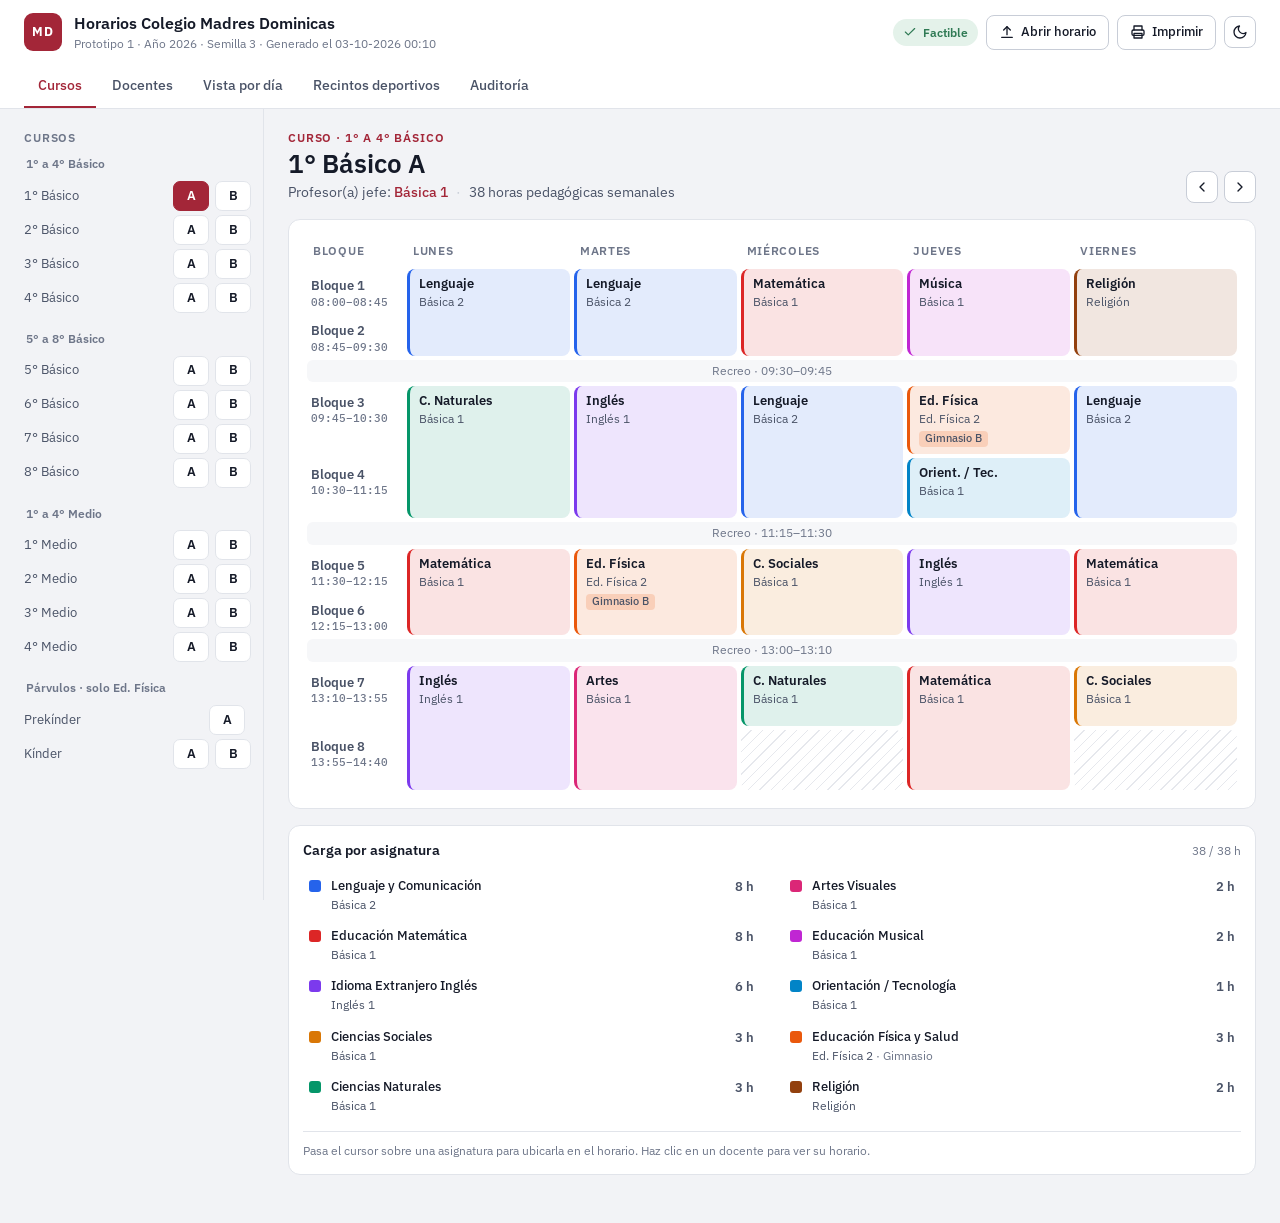
<file: Prototipos/Prototipo 1/index.html>
<!DOCTYPE html>
<html lang="es">
<head>
<meta charset="UTF-8">
<meta name="viewport" content="width=device-width, initial-scale=1">
<title>Horarios MMDD</title>
<meta name="description" content="Visualizador de los horarios generados para el Colegio Madres Dominicas (Prototipo 1, TGOP UdeC).">
<link rel="preconnect" href="https://fonts.googleapis.com">
<link rel="preconnect" href="https://fonts.gstatic.com" crossorigin>
<link href="https://fonts.googleapis.com/css2?family=IBM+Plex+Sans:wght@400;500;600;700&family=IBM+Plex+Mono:wght@400;500&display=swap" rel="stylesheet">
<link rel="stylesheet" href="estilos.css">
<script>
  // Aplica el tema guardado antes de pintar para evitar parpadeos
  try { var t = localStorage.getItem('mmdd-tema'); if (t) document.documentElement.dataset.theme = t; } catch (e) {}
</script>
</head>
<body>

<div class="appbar">
  <header class="topbar">
    <div class="marca">
      <span class="sello" aria-hidden="true">MD</span>
      <div class="marca-texto">
        <h1>Horarios Colegio Madres Dominicas</h1>
        <p id="subtitulo">Prototipo 1</p>
      </div>
    </div>
    <div class="acciones">
      <span id="estado-global"></span>
      <button type="button" class="btn no-print" data-accion="abrir" title="Abrir otro horario generado con exportar_datos.py">
        <svg class="ico" viewBox="0 0 24 24" fill="none" stroke="currentColor" stroke-width="2" stroke-linecap="round" stroke-linejoin="round" aria-hidden="true"><path d="M4 20h16"/><path d="M12 4v12"/><path d="m7 9 5-5 5 5"/></svg>
        <span class="btn-txt">Abrir horario</span>
      </button>
      <button type="button" class="btn no-print" data-accion="imprimir" title="Imprimir la vista actual">
        <svg class="ico" viewBox="0 0 24 24" fill="none" stroke="currentColor" stroke-width="2" stroke-linecap="round" stroke-linejoin="round" aria-hidden="true"><path d="M6 9V3h12v6"/><rect x="3" y="9" width="18" height="8" rx="2"/><path d="M6 14h12v7H6z"/></svg>
        <span class="btn-txt">Imprimir</span>
      </button>
      <button type="button" class="btn btn-icono no-print" data-accion="tema" aria-label="Cambiar entre tema claro y oscuro" title="Tema claro / oscuro">
        <svg class="ico" viewBox="0 0 24 24" fill="none" stroke="currentColor" stroke-width="2" stroke-linecap="round" stroke-linejoin="round" aria-hidden="true"><path d="M21 12.8A9 9 0 1 1 11.2 3a7 7 0 0 0 9.8 9.8z"/></svg>
      </button>
    </div>
  </header>
  <nav class="pestanas no-print" id="pestanas" aria-label="Vistas"></nav>
</div>

<div class="layout" id="layout">
  <aside class="lateral no-print" id="lateral"></aside>
  <main class="principal" id="principal"></main>
</div>

<input type="file" id="archivo" accept=".js,.json" hidden>
<div class="aviso" id="aviso" role="status" aria-live="polite"></div>

<script src="datos_horarios.js"></script>
<script src="app.js"></script>
</body>
</html>
</file>
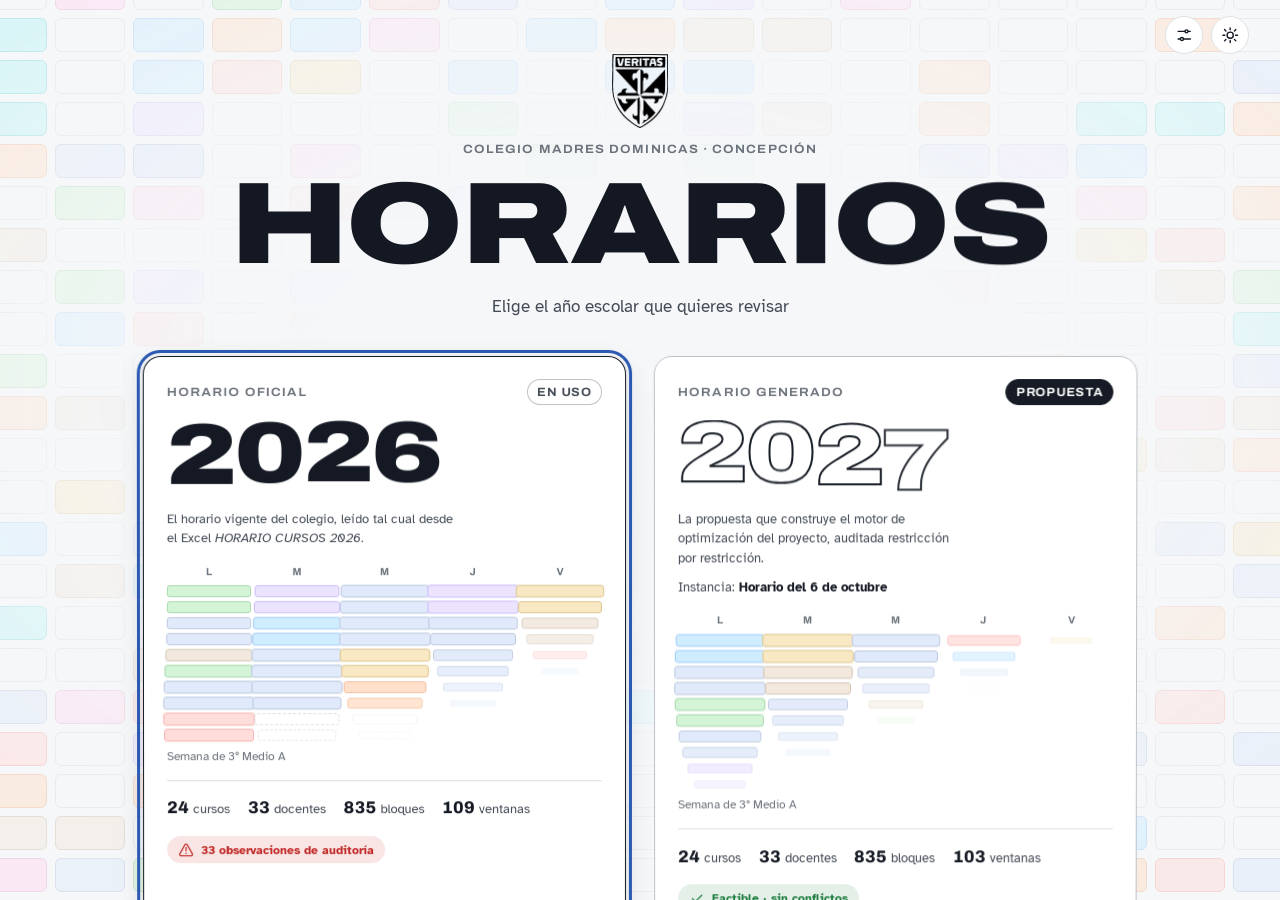
<file: Prototipos/Prototipo 2/index.html>
<!doctype html>
<html lang="es">
<head>
  <meta charset="utf-8">
  <meta name="viewport" content="width=device-width, initial-scale=1, viewport-fit=cover">
  <title>Horarios MMDD</title>
  <meta name="description" content="Visualizador de horarios del Colegio Madres Dominicas: el horario oficial 2026 y el horario 2027 generado por el proyecto.">
  <link rel="icon" href="assets/escudo.png">
  <link rel="preconnect" href="https://fonts.googleapis.com">
  <link rel="preconnect" href="https://fonts.gstatic.com" crossorigin>
  <link rel="stylesheet" href="https://fonts.googleapis.com/css2?family=Archivo:wdth,wght@62..125,400..900&family=Atkinson+Hyperlegible:ital,wght@0,400;0,700;1,400&display=swap">
  <link rel="stylesheet" href="css/estilos.css">
  <script>
    // Aplica el tema guardado antes de pintar, para evitar un parpadeo
    try { const t = localStorage.getItem('mmdd-tema'); if (t) document.documentElement.dataset.theme = t; } catch (e) {}
    // Si la URL ya trae el año (?anio=2027) se entra directo al horario; si no, se parte en el menú
    document.documentElement.classList.add(/[?&]anio=\d{4}/.test(location.search) ? 'con-anio' : 'menu-abierto');
  </script>
</head>
<body>
  <!-- ============================== MENÚ DE INICIO ==============================
       Elige entre el horario oficial 2026 (Excel del colegio) y el 2027 generado por el
       proyecto. js/menu.js dibuja las tarjetas y carga el horario del año y js/app.js. -->
  <section class="menu" id="menu" aria-labelledby="menu-titulo">
    <div class="menu-fondo" aria-hidden="true"></div>
    <div class="menu-acciones">
      <button class="boton-icono" type="button" data-abrir-config aria-label="Configuración" aria-haspopup="dialog"
              aria-controls="config" aria-expanded="false" title="Configuración">
        <svg class="icono" viewBox="0 0 24 24" aria-hidden="true"><path d="M4 7h9M17 7h3M4 17h3M11 17h9"/><circle cx="15" cy="7" r="2"/><circle cx="9" cy="17" r="2"/></svg>
      </button>
      <button class="boton-icono" type="button" id="menu-tema" aria-label="Cambiar entre tema claro y oscuro">
        <svg class="icono icono-sol" viewBox="0 0 24 24" aria-hidden="true"><circle cx="12" cy="12" r="4"/><path d="M12 2.5v2.5M12 19v2.5M4.6 4.6l1.8 1.8M17.6 17.6l1.8 1.8M2.5 12H5M19 12h2.5M4.6 19.4l1.8-1.8M17.6 6.4l1.8-1.8"/></svg>
        <svg class="icono icono-luna" viewBox="0 0 24 24" aria-hidden="true"><path d="M20 14.5A8 8 0 0 1 9.5 4a8 8 0 1 0 10.5 10.5Z"/></svg>
      </button>
      <button class="boton-icono" type="button" id="menu-cerrar" aria-label="Volver al horario" hidden>
        <svg class="icono" viewBox="0 0 24 24" aria-hidden="true"><path d="M6 6l12 12M18 6 6 18"/></svg>
      </button>
    </div>
    <div class="menu-contenido">
      <div class="menu-cabecera">
        <img class="menu-escudo" src="assets/escudo.png" alt="" width="64" height="83"
             onerror="this.replaceWith(Object.assign(document.createElement('span'),{className:'escudo-texto menu-escudo',textContent:'MD'}))">
        <span class="eyebrow menu-colegio">Colegio Madres Dominicas · Concepción</span>
        <h1 class="menu-titulo" id="menu-titulo"><span class="visualmente-oculto">Horarios</span><span class="menu-letras" aria-hidden="true">Horarios</span></h1>
        <p class="menu-bajada">Elige el año escolar que quieres revisar</p>
      </div>
      <div class="menu-tarjetas" id="menu-tarjetas" role="list"></div>
      <p class="menu-pie">
        <span class="menu-teclas" aria-hidden="true"><kbd>←</kbd><kbd>→</kbd> elegir · <kbd>Enter</kbd> abrir</span>
        <span>Taller de Gestión de Operaciones · Ingeniería Civil Industrial, Universidad de Concepción</span>
      </p>
    </div>
  </section>

  <a class="saltar" href="#contenido">Ir al horario</a>

  <header class="barra">
    <div class="marca">
      <img class="escudo" src="assets/escudo.png" alt="Escudo del Colegio Madres Dominicas" width="34" height="44"
           onerror="this.replaceWith(Object.assign(document.createElement('span'),{className:'escudo-texto',textContent:'MD'}))">
      <div class="marca-texto">
        <span class="marca-nombre">Horarios <span id="marca-anio">2026</span></span>
        <span class="marca-colegio">Colegio Madres Dominicas · Concepción</span>
      </div>
    </div>

    <button id="cambiar-anio" class="anio-chip" type="button" title="Volver al menú para elegir otro año">
      <span class="anio-chip-punto" aria-hidden="true"></span>
      <span id="anio-chip-texto">Cambiar año</span>
      <svg class="icono" viewBox="0 0 24 24" aria-hidden="true"><path d="M7 4 3 8l4 4M3 8h14M17 20l4-4-4-4M21 16H7"/></svg>
    </button>

    <div class="buscador" role="search">
      <svg class="icono" viewBox="0 0 24 24" aria-hidden="true"><circle cx="11" cy="11" r="6.5"/><path d="m16 16 4.5 4.5"/></svg>
      <input id="buscar" type="search" autocomplete="off" spellcheck="false"
             placeholder="Buscar curso, docente o sala" aria-label="Buscar curso, docente o sala"
             aria-controls="resultados" aria-expanded="false">
      <kbd class="atajo" aria-hidden="true">/</kbd>
      <ul id="resultados" class="resultados" role="listbox" hidden></ul>
    </div>

    <button id="modo-dev" class="boton-icono boton-dev" type="button" aria-pressed="false"
            aria-label="Modo desarrollador" title="Activar el modo desarrollador (edición, solver y diagnósticos)">
      <svg class="icono" viewBox="0 0 24 24" aria-hidden="true"><path d="m8 7-5 5 5 5M16 7l5 5-5 5M13.5 4.5l-3 15"/></svg>
    </button>

    <button id="tema" class="boton-icono" type="button" aria-label="Cambiar entre tema claro y oscuro">
      <svg class="icono icono-sol" viewBox="0 0 24 24" aria-hidden="true"><circle cx="12" cy="12" r="4"/><path d="M12 2.5v2.5M12 19v2.5M4.6 4.6l1.8 1.8M17.6 17.6l1.8 1.8M2.5 12H5M19 12h2.5M4.6 19.4l1.8-1.8M17.6 6.4l1.8-1.8"/></svg>
      <svg class="icono icono-luna" viewBox="0 0 24 24" aria-hidden="true"><path d="M20 14.5A8 8 0 0 1 9.5 4a8 8 0 1 0 10.5 10.5Z"/></svg>
    </button>

    <button id="configuracion" class="boton-icono" type="button" data-abrir-config aria-label="Configuración"
            aria-haspopup="dialog" aria-controls="config" aria-expanded="false" title="Configuración">
      <svg class="icono" viewBox="0 0 24 24" aria-hidden="true"><path d="M4 7h9M17 7h3M4 17h3M11 17h9"/><circle cx="15" cy="7" r="2"/><circle cx="9" cy="17" r="2"/></svg>
    </button>
  </header>

  <nav class="pestanas" aria-label="Vistas">
    <div class="pestanas-pista" role="tablist">
      <button class="pestana" role="tab" type="button" data-vista="cursos" id="tab-cursos" aria-controls="vista-cursos">Cursos</button>
      <button class="pestana" role="tab" type="button" data-vista="docentes" id="tab-docentes" aria-controls="vista-docentes">Docentes</button>
      <button class="pestana" role="tab" type="button" data-vista="salas" id="tab-salas" aria-controls="vista-salas">Salas<span class="solo-escritorio"> y gimnasios</span></button>
      <button class="pestana" role="tab" type="button" data-vista="bloque" id="tab-bloque" aria-controls="vista-bloque">Por bloque</button>
      <button class="pestana" role="tab" type="button" data-vista="auditoria" id="tab-auditoria" aria-controls="vista-auditoria">Auditoría</button>
      <!-- Solo con el modo desarrollador activo (botón </> de la barra) -->
      <button class="pestana pestana-dev" role="tab" type="button" data-vista="edicion" id="tab-edicion" aria-controls="vista-edicion" hidden>Edición</button>
      <span class="pestanas-indicador" aria-hidden="true"></span>
    </div>
  </nav>

  <main id="contenido" tabindex="-1">
    <!-- Membrete de la hoja impresa o en PDF (oculto en pantalla; ver "Hoja de impresión" en estilos.css) -->
    <div class="hoja-membrete" aria-hidden="true">
      <span>Colegio Madres Dominicas · Concepción</span>
      <span id="hoja-anio"></span>
    </div>
    <!-- ============================== CURSOS ============================== -->
    <section class="vista" id="vista-cursos" role="tabpanel" aria-labelledby="tab-cursos" hidden>
      <div class="curso-simple">
        <div class="curso-barra">
          <div class="curso-elegir">
            <span class="eyebrow" id="curso-rotulo">Horario de</span>
            <button type="button" id="curso-boton" class="curso-boton" aria-haspopup="dialog" aria-expanded="false"
                    aria-controls="curso-menu" aria-labelledby="curso-rotulo curso-actual">
              <span id="curso-actual"></span>
              <span class="curso-boton-flecha" aria-hidden="true">
                <svg class="icono" viewBox="0 0 24 24"><path d="m6 9 6 6 6-6"/></svg>
              </span>
            </button>
            <div class="curso-menu" id="curso-menu" role="dialog" aria-label="Elegir curso" hidden>
              <div class="curso-menu-cabecera">
                <span class="curso-menu-titulo">Elige un curso</span>
                <button type="button" class="boton-icono" data-cerrar-cursos aria-label="Cerrar">
                  <svg class="icono" viewBox="0 0 24 24" aria-hidden="true"><path d="M6 6l12 12M18 6 6 18"/></svg>
                </button>
              </div>
              <div class="curso-menu-grupos" id="curso-menu-grupos"></div>
            </div>
          </div>
          <div class="cabecera-acciones">
            <button type="button" class="boton-icono" data-paso="-1" aria-label="Curso anterior" title="Curso anterior (←)">
              <svg class="icono" viewBox="0 0 24 24" aria-hidden="true"><path d="m15 6-6 6 6 6"/></svg>
            </button>
            <button type="button" class="boton-icono" data-paso="1" aria-label="Curso siguiente" title="Curso siguiente (→)">
              <svg class="icono" viewBox="0 0 24 24" aria-hidden="true"><path d="m9 6 6 6-6 6"/></svg>
            </button>
            <button type="button" class="boton-icono" data-imprimir aria-label="Imprimir horario" title="Imprimir">
              <svg class="icono" viewBox="0 0 24 24" aria-hidden="true"><path d="M7 9V3h10v6M7 17H5a2 2 0 0 1-2-2v-4a2 2 0 0 1 2-2h14a2 2 0 0 1 2 2v4a2 2 0 0 1-2 2h-2M7 14h10v7H7z"/></svg>
            </button>
            <button type="button" class="boton-icono" data-descargar-pdf aria-label="Descargar este curso en PDF (como se ve en pantalla)" title="Este curso en PDF">
              <svg class="icono" viewBox="0 0 24 24" aria-hidden="true"><path d="M12 3v12m-5-5 5 5 5-5M5 20h14"/></svg>
            </button>
          </div>
        </div>
        <div class="panel" id="panel-curso"></div>
      </div>
    </section>

    <!-- ============================== DOCENTES ============================== -->
    <section class="vista" id="vista-docentes" role="tabpanel" aria-labelledby="tab-docentes" hidden>
      <div class="disposicion">
        <aside class="selector" aria-label="Elegir docente">
          <button class="selector-toggle" type="button" aria-expanded="false">
            <span>Cambiar docente</span>
            <svg class="icono" viewBox="0 0 24 24" aria-hidden="true"><path d="m6 9 6 6 6-6"/></svg>
          </button>
          <div class="selector-cuerpo">
            <label class="filtro">
              <span class="visualmente-oculto">Filtrar docentes</span>
              <input id="filtro-docentes" type="search" placeholder="Filtrar por nombre o área" autocomplete="off">
            </label>
            <div id="selector-docentes"></div>
          </div>
        </aside>
        <div class="panel" id="panel-docente"></div>
      </div>
    </section>

    <!-- ============================== SALAS ============================== -->
    <section class="vista" id="vista-salas" role="tabpanel" aria-labelledby="tab-salas" hidden>
      <div class="disposicion">
        <aside class="selector" aria-label="Elegir sala o recinto">
          <button class="selector-toggle" type="button" aria-expanded="false">
            <span>Cambiar sala</span>
            <svg class="icono" viewBox="0 0 24 24" aria-hidden="true"><path d="m6 9 6 6 6-6"/></svg>
          </button>
          <div class="selector-cuerpo" id="selector-salas"></div>
        </aside>
        <div class="panel" id="panel-sala"></div>
      </div>
    </section>

    <!-- ============================== POR BLOQUE ============================== -->
    <section class="vista" id="vista-bloque" role="tabpanel" aria-labelledby="tab-bloque" hidden>
      <div class="momento" id="panel-bloque"></div>
    </section>

    <!-- ============================== AUDITORÍA ============================== -->
    <section class="vista" id="vista-auditoria" role="tabpanel" aria-labelledby="tab-auditoria" hidden>
      <div class="auditoria" id="panel-auditoria"></div>
    </section>

    <!-- ============================== EDICIÓN (modo desarrollador) ==============================
         Dotación docente, asignación por curso, electivos, solver y comparación de métodos.
         La dibuja js/desarrollador.js; el solver necesita servidor.py en ejecución. -->
    <section class="vista" id="vista-edicion" role="tabpanel" aria-labelledby="tab-edicion" hidden>
      <div class="edicion" id="panel-edicion"></div>
    </section>
  </main>

  <aside class="detalle" id="detalle" aria-label="Detalle de la clase" aria-hidden="true" inert>
    <div class="detalle-cabecera">
      <span class="eyebrow" id="detalle-eyebrow"></span>
      <button class="boton-icono" type="button" id="detalle-cerrar" aria-label="Cerrar detalle">
        <svg class="icono" viewBox="0 0 24 24" aria-hidden="true"><path d="M6 6l12 12M18 6 6 18"/></svg>
      </button>
    </div>
    <div class="detalle-cuerpo" id="detalle-cuerpo"></div>
  </aside>

  <div class="tooltip" id="tooltip" role="status" hidden></div>

  <!-- Configuración (botón de la esquina superior derecha): elige qué instancia generada del
       horario 2027 se muestra. La dibuja js/menu.js con el catálogo datos/instancias_2027.js. -->
  <div class="config" id="config" role="dialog" aria-labelledby="config-titulo" hidden>
    <div class="config-cabecera">
      <h2 class="config-titulo" id="config-titulo">Configuración</h2>
      <button class="boton-icono" type="button" id="config-cerrar" aria-label="Cerrar configuración">
        <svg class="icono" viewBox="0 0 24 24" aria-hidden="true"><path d="M6 6l12 12M18 6 6 18"/></svg>
      </button>
    </div>
    <div class="config-cuerpo" id="config-cuerpo"></div>
  </div>

  <footer class="pie">
    <span id="pie-datos"></span>
    <span>Taller de Gestión de Operaciones · Ingeniería Civil Industrial, Universidad de Concepción</span>
  </footer>

  <!-- Animaciones: GSAP (si no carga, la página funciona igual, sin animaciones) -->
  <script src="https://cdnjs.cloudflare.com/ajax/libs/gsap/3.12.5/gsap.min.js"></script>
  <!-- Datos para las tarjetas del menú (exportar_datos.py): el resumen del horario oficial 2026 y el
       catálogo de instancias generadas del 2027 (cada una trae su resumen). El horario completo
       (datos/horarios_2026.js o el archivo de la instancia elegida) y js/app.js los carga js/menu.js. -->
  <script src="datos/resumen_2026.js"></script>
  <script src="datos/instancias_2027.js"></script>
  <script src="js/menu.js"></script>
</body>
</html>
</file>
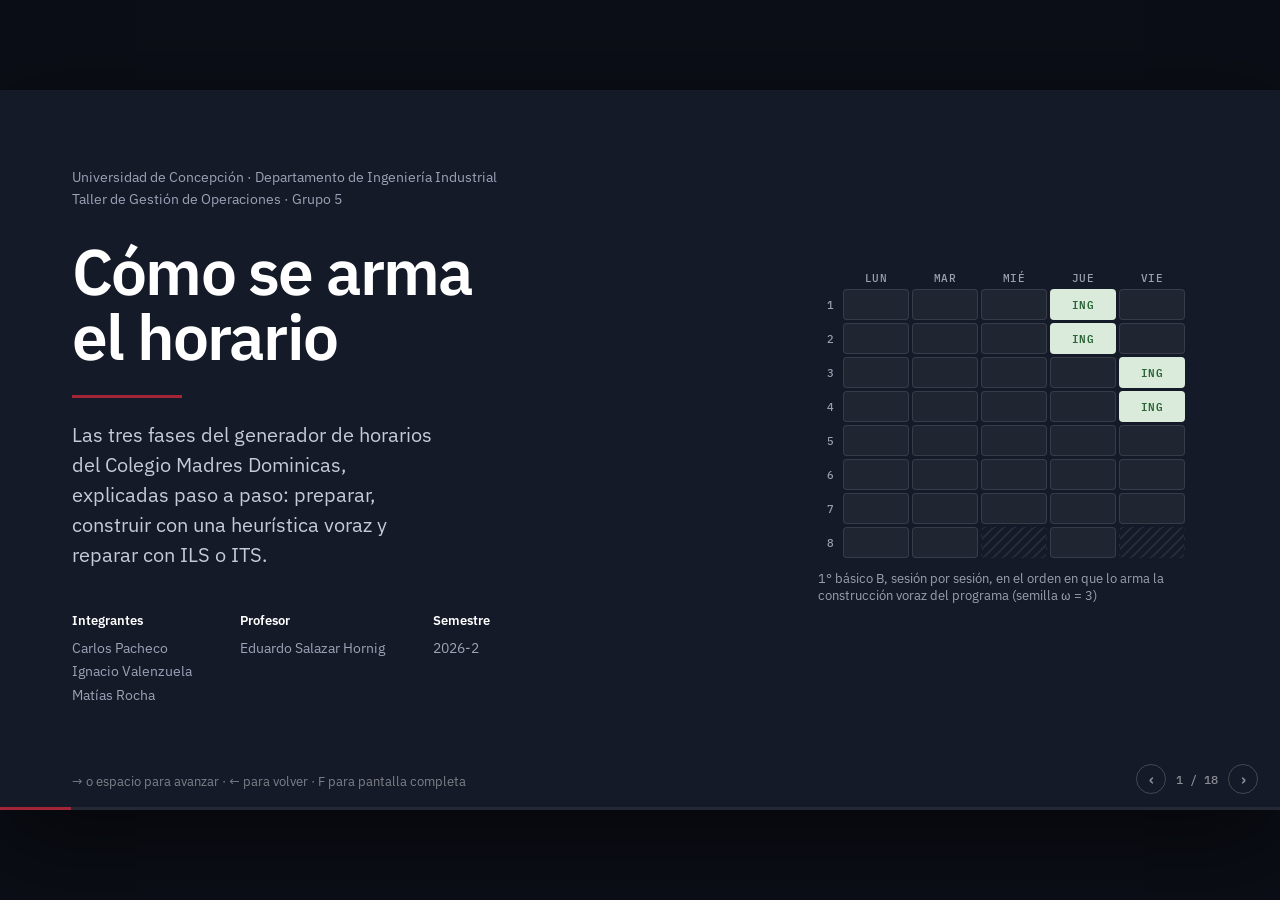
<file: documents/Presentacion_Algoritmos_Generador.html>
<!DOCTYPE html>
<html lang="es">
<head>
<meta charset="UTF-8">
<meta name="viewport" content="width=device-width, initial-scale=1, viewport-fit=cover">
<title>Algoritmos del Generador de Horarios</title>
<link rel="preconnect" href="https://fonts.googleapis.com">
<link rel="preconnect" href="https://fonts.gstatic.com" crossorigin>
<link href="https://fonts.googleapis.com/css2?family=IBM+Plex+Mono:wght@400;500;600&family=IBM+Plex+Sans:ital,wght@0,400;0,500;0,600;0,700;1,400&family=IBM+Plex+Serif:ital,wght@1,400;1,500&display=swap" rel="stylesheet">
<style>
:root{
  /* Layout: escenario fijo 1280×720 escalado a la ventana; diapositivas claras sobre papel, portada y cierre en tinta (misma identidad del informe de avance) */
  --ink:#151A28; --ink-2:#242C42; --ink-3:#3A4460;
  --paper:#ECEEF2; --card:#FFFFFF;
  --crimson:#A32638; --crimson-deep:#75182A; --crimson-soft:#F6E1E4;
  --slate:#6C7488; --slate-2:#9AA1B1; --line:#D3D7E0;
  --amber:#B0771A; --amber-soft:#F7EAD2;
  --green:#2F7A54; --green-soft:#DDEFE4;
  --sans:'IBM Plex Sans',system-ui,-apple-system,'Segoe UI',sans-serif;
  --mono:'IBM Plex Mono',ui-monospace,Consolas,monospace;
  --math:'IBM Plex Serif',Georgia,'Times New Roman',serif;
  /* asignaturas: fondo / texto */
  --len-b:#DCE5F4; --len-f:#23477F;
  --mat-b:#FAE6C1; --mat-f:#704300;
  --ing-b:#DAEBDB; --ing-f:#2A6336;
  --esk-b:#B9DCC3; --esk-f:#1B4A27;
  --cna-b:#D2ECE8; --cna-f:#1B5F58;
  --his-b:#EADFD3; --his-f:#5B4430;
  --efi-b:#E6DDF3; --efi-f:#533585;
  --art-b:#E8ECCB; --art-f:#4F5A0E;
  --mus-b:#EFDDEB; --mus-f:#72305D;
  --rel-b:#E1E4EB; --rel-f:#394155;
  --ori-b:#F6DCC6; --ori-f:#86460F;
  /* electivos fijos (siempre oscuros) */
  --fix-1:#263049; --fix-2:#3B5675; --fix-3:#5F4D7C;
}

*{margin:0;padding:0;box-sizing:border-box}
html,body{height:100%;overflow:hidden;background:#0B0E16;font-family:var(--sans);color:var(--ink)}
#stage{position:absolute;top:50%;left:50%;width:1280px;height:720px;transform-origin:center center;background:var(--paper);overflow:hidden;box-shadow:0 30px 90px rgba(0,0,0,.55)}

.slide{position:absolute;inset:0;padding:44px 72px 70px;display:none;flex-direction:column;background:var(--paper);color:var(--ink)}
.slide.is-active{display:flex}
.slide.dark{background:var(--ink);color:#fff}

/* ---------- tipografía ---------- */
h1{font-size:64px;font-weight:600;line-height:1.02;letter-spacing:-.028em;text-wrap:balance}
h2{font-size:36px;font-weight:600;line-height:1.12;letter-spacing:-.018em;text-wrap:balance}
h3{font-size:19px;font-weight:600;line-height:1.25}
h4{font-size:12px;font-weight:600;letter-spacing:.08em;text-transform:uppercase;color:var(--slate)}
p{font-size:16px;line-height:1.55;color:var(--ink-2)}
.dark p{color:#C6CBD8}
.lede{font-size:18px;line-height:1.5;max-width:76ch;margin-top:10px;color:var(--ink-2)}
.kicker{display:flex;align-items:center;gap:12px;font-size:14px;font-weight:600;color:var(--crimson);letter-spacing:.02em;margin-bottom:10px}
.kicker::after{content:"";flex:1;height:1px;background:var(--line)}
.dark .kicker{color:#E4899A}
.dark .kicker::after{background:rgba(255,255,255,.16)}
.m{font-family:var(--math);font-style:italic;font-weight:400;letter-spacing:0}
.mono{font-family:var(--mono)}
b,strong{font-weight:600}
.muted{color:var(--slate)}
.tiny{font-size:12.5px;line-height:1.45;color:var(--slate)}

/* ---------- apariciones ---------- */
.frag{opacity:0;transform:translateY(10px);transition:opacity .45s ease,transform .5s cubic-bezier(.2,.7,.3,1)}
.frag.on{opacity:1;transform:none}
.rise{opacity:0;transform:translateY(14px)}
.is-active .rise{animation:rise .6s cubic-bezier(.2,.7,.3,1) forwards;animation-delay:var(--d,0s)}
@keyframes rise{to{opacity:1;transform:none}}
@keyframes pop{0%{transform:scale(.5);opacity:.2}65%{transform:scale(1.07);opacity:1}100%{transform:none}}
@keyframes pulse{0%,100%{box-shadow:0 0 0 2px var(--ink)}50%{box-shadow:0 0 0 5px rgba(21,26,40,.25)}}
@keyframes shake{0%,100%{transform:none}25%{transform:translateX(-3px)}75%{transform:translateX(3px)}}

/* ---------- cuadrícula de horario ---------- */
.g{display:grid;gap:3px;position:relative;align-content:start;justify-content:start}
.gh{font:500 10.5px/16px var(--mono);color:var(--slate);text-align:center;text-transform:uppercase;letter-spacing:.06em;white-space:nowrap}
.gr{font:500 11px var(--mono);color:var(--slate);display:flex;align-items:center;justify-content:flex-end;padding-right:6px;white-space:nowrap}
.cell{border-radius:4px;background:var(--sb,var(--card));color:var(--sf,var(--ink));border:1px solid transparent;display:flex;align-items:center;justify-content:center;flex-direction:column;font:600 11px/1.15 var(--mono);letter-spacing:.02em;position:relative;text-align:center;transition:background-color .25s,color .25s,opacity .3s,box-shadow .2s}
.cell[data-a=""]{background:var(--card);border-color:var(--line)}
.cell.off{background:repeating-linear-gradient(135deg,#D9DCE4 0 2px,transparent 2px 7px);border-color:transparent}
.cell.pop{animation:pop .42s cubic-bezier(.2,.7,.3,1)}
.cell.fx{background-image:repeating-linear-gradient(135deg,rgba(255,255,255,.12) 0 2px,transparent 2px 6px)}
.cell.long{font:600 12px/1.15 var(--sans);letter-spacing:0}
.cell small{display:block;font:400 10.5px/1.2 var(--sans);opacity:.85;margin-top:2px}
.cell.clash{box-shadow:0 0 0 2px var(--crimson)}
.cell.clash::before{content:"";position:absolute;top:-5px;right:-5px;width:10px;height:10px;border-radius:50%;background:var(--crimson);border:2px solid var(--paper);z-index:2}
.cell.soft{box-shadow:0 0 0 2px var(--amber)}
.cell.dim{opacity:.28}
.cell.hl{box-shadow:0 0 0 2.5px var(--ink);z-index:1}
.cell.hl-a{box-shadow:0 0 0 2.5px var(--amber);z-index:1}
.cell.hl-r{box-shadow:0 0 0 2.5px var(--crimson);z-index:1}
.cell.ok{box-shadow:0 0 0 2px var(--green)}

.dark .gh,.dark .gr{color:var(--slate-2)}
.dark .cell[data-a=""]{background:rgba(255,255,255,.05);border-color:rgba(255,255,255,.1)}
.dark .cell.off{background:repeating-linear-gradient(135deg,rgba(255,255,255,.07) 0 2px,transparent 2px 7px);border-color:transparent}

[data-a=LEN]{--sb:var(--len-b);--sf:var(--len-f)}
[data-a=MAT]{--sb:var(--mat-b);--sf:var(--mat-f)}
[data-a=ING]{--sb:var(--ing-b);--sf:var(--ing-f)}
[data-a=ESK]{--sb:var(--esk-b);--sf:var(--esk-f)}
[data-a=CNA]{--sb:var(--cna-b);--sf:var(--cna-f)}
[data-a=HIS]{--sb:var(--his-b);--sf:var(--his-f)}
[data-a=EFI]{--sb:var(--efi-b);--sf:var(--efi-f)}
[data-a=ART]{--sb:var(--art-b);--sf:var(--art-f)}
[data-a=MUS]{--sb:var(--mus-b);--sf:var(--mus-f)}
[data-a=REL]{--sb:var(--rel-b);--sf:var(--rel-f)}
[data-a=ORI]{--sb:var(--ori-b);--sf:var(--ori-f)}
[data-a=E1]{--sb:var(--fix-1);--sf:#fff}
[data-a=E2]{--sb:var(--fix-2);--sf:#fff}
[data-a=E3]{--sb:var(--fix-3);--sf:#fff}

.chip{display:inline-flex;align-items:center;gap:6px;padding:2px 9px;border-radius:999px;background:var(--sb,var(--card));color:var(--sf,var(--ink));font:600 13px/1.5 var(--sans);white-space:nowrap}
.btn{font:600 13px var(--sans);padding:8px 14px;border-radius:6px;border:1px solid var(--line);background:var(--card);color:var(--ink);cursor:pointer;white-space:nowrap}
.btn:hover{border-color:var(--slate-2)}
.btn.pri{background:var(--ink);color:#fff;border-color:var(--ink)}
.btn:focus-visible,#nav button:focus-visible{outline:2px solid var(--crimson);outline-offset:2px}
.box{background:var(--card);border-radius:10px;padding:18px 22px}
.two{display:grid;grid-template-columns:1fr 1fr;gap:28px}
figure{margin:0}
figcaption,.glabel{font:600 12px var(--sans);letter-spacing:.06em;text-transform:uppercase;color:var(--slate);margin-bottom:8px}
.calc{font:500 13.5px var(--mono);color:var(--ink-2);background:var(--paper);border-radius:6px;padding:6px 10px}

/* ---------- navegación ---------- */
#nav{position:absolute;left:72px;right:22px;bottom:16px;display:flex;justify-content:space-between;align-items:center;font:500 12px var(--mono);color:var(--slate);z-index:30}
#nav .r{display:flex;align-items:center;gap:10px}
#nav button{width:30px;height:30px;border-radius:50%;border:1px solid var(--line);background:transparent;color:inherit;font:600 16px/1 var(--sans);cursor:pointer}
#nav button:hover{background:rgba(127,127,127,.12)}
#dots{display:flex;gap:4px}
#dots i{width:6px;height:6px;border-radius:50%;background:currentColor;opacity:.25}
#dots i.on{opacity:.9}
#stage.on-dark #nav{color:rgba(255,255,255,.5)}
#stage.on-dark #nav button{border-color:rgba(255,255,255,.2)}
#bar{position:absolute;left:0;right:0;bottom:0;height:3px;background:rgba(127,127,127,.15);z-index:30}
#bar i{display:block;height:100%;width:0;background:var(--crimson);transition:width .35s ease}

/* ================= S1 portada ================= */
.hero{flex:1;display:grid;grid-template-columns:1fr auto;gap:56px;align-items:center}
.univ{font-size:14px;color:#9BA3B7;line-height:1.6;margin-bottom:28px}
#s1 h1{color:#fff}
.rule{height:3px;width:110px;background:var(--crimson);margin:26px 0 22px}
.sub{font-size:20px;line-height:1.5;color:#C6CBD8;max-width:30ch;margin-bottom:40px}
.meta{display:flex;gap:48px;font-size:14px;color:#9BA3B7;line-height:1.7}
.meta b{display:block;color:#fff;font-size:13px;margin-bottom:4px}
.hero-fig figcaption{color:var(--slate-2);margin:12px 0 0;text-transform:none;letter-spacing:0;font-weight:400;font-size:13px;max-width:390px}
.hint{position:absolute;left:72px;bottom:20px;font-size:13px;color:rgba(255,255,255,.45)}

/* ================= S2 problema ================= */
.facts{display:flex;flex-wrap:wrap;gap:10px;margin-top:16px}
.facts span{background:var(--card);border-radius:999px;padding:6px 14px;font-size:14px;color:var(--ink-2)}
.facts b{font-family:var(--mono);color:var(--crimson);margin-right:4px}
.tl-wrap{margin-top:22px}
.tl-title{font:600 12px var(--sans);letter-spacing:.06em;text-transform:uppercase;color:var(--slate);margin-bottom:26px}
.tl{position:relative;height:64px}
.tb{position:absolute;top:0;height:56px;border-radius:5px;background:var(--ink);color:#fff;padding:7px 8px;display:flex;flex-direction:column;justify-content:space-between;transform-origin:left center;transform:scaleX(0)}
.is-active .tb{animation:grow .5s cubic-bezier(.2,.7,.3,1) forwards;animation-delay:var(--d)}
@keyframes grow{to{transform:scaleX(1)}}
.tb b{font:600 18px/1 var(--mono)}
.tb span{font:400 10.5px/1 var(--mono);opacity:.75;white-space:nowrap}
.tb.late{background:var(--ink-3);background-image:repeating-linear-gradient(135deg,rgba(255,255,255,.1) 0 2px,transparent 2px 7px)}
.tl-note{position:absolute;top:-20px;font:500 11.5px var(--sans);color:var(--slate);white-space:nowrap}
.tl-lunch{position:absolute;top:18px;font:500 11px var(--sans);color:var(--slate);text-align:center}
.ticks{list-style:none;display:grid;gap:7px;margin-top:10px}
.ticks li{position:relative;padding-left:22px;font-size:14.5px;line-height:1.42;color:var(--ink-2)}
.ticks li::before{content:"";position:absolute;left:2px;top:5px;width:11px;height:11px;border-radius:2px;background:var(--crimson)}
.ticks.built li::before{background:var(--green);border-radius:50%}
.ticks.soft li::before{background:transparent;border:2px solid var(--amber);border-radius:50%}
.s2r{display:grid;grid-template-columns:1.25fr 1fr .8fr;gap:18px;margin-top:20px}
.s2r .box{padding:16px 18px}
.s2r h3{font-size:17px}
.s2r .w{font:600 12px var(--mono);color:var(--crimson);margin-top:2px}
.s2r .w.g{color:var(--green)}
.s2r .w.a{color:var(--amber)}

/* ================= S3 notación ================= */
.nota{display:grid;grid-template-columns:auto 1fr;gap:40px;margin-top:20px;align-items:start}
.nota-l{display:flex;flex-direction:column;gap:14px}
#s3grid .cell{font:600 12px var(--sans);letter-spacing:0}
.callout{background:var(--card);border-radius:8px;padding:10px 14px;font-size:14.5px;line-height:1.55;color:var(--ink-2);max-width:480px;min-height:68px}
.callout .m{font-size:16px}
.defs{display:grid;gap:11px}
.def{display:grid;grid-template-columns:168px 1fr;gap:16px;align-items:baseline;border-top:1px solid var(--line);padding-top:11px}
.def .sym{font-family:var(--math);font-style:italic;font-size:20px;color:var(--crimson-deep)}
.def h3{font-size:16.5px;margin-bottom:3px}
.def p{font-size:14.5px;line-height:1.5}
.def ul{list-style:none;display:grid;gap:3px;margin-top:4px}
.def li{font-size:14px;line-height:1.45;color:var(--ink-2)}

/* ================= S4 fases ================= */
.phases{display:grid;grid-template-columns:1fr 34px 1fr 34px 1fr;gap:10px;margin-top:24px;align-items:stretch}
.ph{background:var(--card);border-radius:12px;padding:20px 20px 18px;display:flex;flex-direction:column;gap:8px}
.ph-n{font:600 40px/1 var(--mono);color:var(--crimson)}
.ph h3{font-size:21px}
.fn{font:500 13px var(--mono);color:var(--slate)}
.ph p{font-size:14.5px;line-height:1.5;flex:1}
.thumb{margin-top:8px;display:flex;flex-direction:column;gap:6px}
.thumb span{font-size:12px;color:var(--slate)}
.thumb .cell{border-radius:2px;font-size:0}
.thumb .cell.clash::before{width:7px;height:7px;top:-4px;right:-4px;border-width:1.5px}
.arrow{align-self:center;justify-self:center;width:30px;height:30px;position:relative}
.arrow::before{content:"";position:absolute;left:2px;right:8px;top:14px;height:2px;background:var(--slate-2)}
.arrow::after{content:"";position:absolute;right:4px;top:8px;width:12px;height:12px;border-top:2px solid var(--slate-2);border-right:2px solid var(--slate-2);transform:rotate(45deg)}
.badge-ok{display:inline-flex;align-items:center;gap:6px;font:600 12px var(--sans);color:var(--green)}
.s4-foot{margin-top:18px;font-size:15px;color:var(--ink-2)}
.s4-foot b{font-family:var(--mono);color:var(--crimson)}

/* ================= S5 electivos ================= */
.el-wrap{display:grid;grid-template-columns:auto auto 1fr;gap:30px;margin-top:20px;align-items:start}
.el-side{display:flex;flex-direction:column;gap:12px;min-width:0}
.fcard{background:var(--card);border-radius:10px;padding:14px 16px}
.fc-label{font-size:13px;color:var(--slate);margin-bottom:6px}
.fc-live{font:500 13px/1.6 var(--sans);color:var(--ink-2);min-height:150px}
.fc-live .hd{display:flex;align-items:center;gap:8px;margin-bottom:6px;font-weight:600;color:var(--ink)}
.fc-live table{border-collapse:collapse;width:100%}
.fc-live td{padding:2px 6px 2px 0;font-size:12.5px;line-height:1.35;vertical-align:top}
.fc-live td.d{font-family:var(--mono);color:var(--slate);white-space:nowrap}
.el-count{display:flex;gap:8px;flex-wrap:wrap}
.el-count .chip{font-size:12.5px}
.el-side p{font-size:14px;line-height:1.5}

/* ================= S6 sesiones ================= */
.s6{display:grid;grid-template-columns:600px 1fr;gap:40px;margin-top:20px}
.mrow{display:grid;grid-template-columns:150px 42px 1fr;align-items:center;height:32px}
.mrow .chip{font-size:12.5px;justify-self:start}
.hrs{font:500 13px var(--mono);color:var(--slate)}
.sess{display:flex;align-items:center;gap:4px;transition:gap .5s ease}
.ses{display:inline-flex;align-items:center;gap:4px;padding:0;border-radius:6px;border:1.5px solid transparent;transition:padding .5s ease,border-color .5s ease,gap .5s ease}
.sq{display:block;width:15px;height:15px;border-radius:3px;background:var(--sb);box-shadow:inset 0 0 0 1px rgba(0,0,0,.08)}
.ses b{font:600 11px var(--mono);color:var(--sf);max-width:0;overflow:hidden;opacity:0;transition:max-width .5s ease,opacity .4s ease}
#s6.at1 .sess{gap:12px}
#s6.at1 .ses{padding:3px 5px;border-color:var(--sf);gap:3px}
#s6.at1 .ses b{max-width:30px;opacity:1}
.rule-card{background:var(--card);border-radius:10px;padding:14px 18px;font-size:14.5px;line-height:1.5;color:var(--ink-2)}
.tot{display:grid;grid-template-columns:repeat(3,1fr);gap:10px;margin-bottom:14px}
.tot div{background:var(--card);border-radius:10px;padding:12px 14px}
.tot b{display:block;font:600 30px/1 var(--mono);color:var(--crimson)}
.tot span{font-size:13px;color:var(--slate);line-height:1.35;display:block;margin-top:4px}

/* ================= S7 celdas y pares ================= */
.s8{display:grid;grid-template-columns:auto 1fr;gap:48px;margin-top:20px;align-items:start}
#gapGrid .cell{font:600 12px var(--sans)}
.br{position:absolute;border-radius:7px;pointer-events:none;animation:pop .35s both}
.br.f2{border:2.5px solid var(--crimson)}
.br.f1{border:2.5px dashed var(--amber)}
.counters{display:flex;gap:14px;margin:6px 0 18px}
.ctr{background:var(--card);border-radius:10px;padding:12px 16px;min-width:170px}
.ctr b{display:block;font:600 34px/1 var(--mono);font-variant-numeric:tabular-nums}
.ctr span{font-size:13px;color:var(--slate)}
.ctr.c2 b{color:var(--crimson)}
.ctr.c1 b{color:var(--amber)}
.s8 p{font-size:15.5px;margin-bottom:12px}
.key{display:inline-block;width:26px;height:14px;border-radius:4px;vertical-align:-2px;margin-right:6px}
.key.f2{border:2.5px solid var(--crimson)}
.key.f1{border:2.5px dashed var(--amber)}

/* ================= S8 claves ================= */
.cf{display:grid;grid-template-columns:repeat(4,1fr);gap:14px;margin-top:20px}
.cfc{background:var(--card);border-radius:12px;padding:14px 16px;display:flex;flex-direction:column;gap:8px}
.cfc .sym{font:italic 400 24px/1 var(--math);color:var(--crimson)}
.cfc h3{font-size:16.5px}
.cfc p{font-size:13.5px;line-height:1.45}
.cfc .fx{font:500 12.5px/1.45 var(--mono);color:var(--ink);background:var(--paper);border-radius:6px;padding:6px 9px}
.ill{height:128px;display:flex;align-items:center;justify-content:center;gap:10px;background:var(--paper);border-radius:8px;position:relative;padding:6px}
.ill .col{display:flex;flex-direction:column;gap:4px;align-items:center}
.ill .col span{font:500 10.5px var(--mono);color:var(--slate);white-space:nowrap}
.ill .cell{width:62px;height:30px}
.frag.on .ill .clash{animation:shake .4s 2 .5s}
.tlink{font:500 11px var(--sans);color:var(--crimson);text-align:center;line-height:1.3;position:relative;padding:0 2px}
.tlink::before,.tlink::after{content:"";display:block;height:2px;background:var(--crimson);margin:4px 0}
.gymg{display:grid;grid-template-columns:auto auto;gap:5px 8px;align-items:center;font:500 10.5px var(--sans);color:var(--slate)}
.gymg .cell{width:48px;height:22px;font-size:10px}
.gymg .slot{display:flex;gap:4px}
.fcol{display:flex;flex-direction:column;gap:2px;align-items:center}
.fcol .cell{width:60px;height:12px;font-size:9px}
.fcol span{font:500 10.5px var(--sans);color:var(--slate);margin-bottom:2px}
.cf-sum{margin-top:16px;font-size:15.5px;color:var(--ink-2);line-height:1.5}
.cf-sum .m{font-size:18px}

/* ================= S9 orden ================= */
.s9{display:grid;grid-template-columns:430px 1fr;gap:36px;margin-top:18px}
.crit{list-style:none;display:grid;gap:8px;counter-reset:c}
.crit li{background:var(--card);border-radius:8px;padding:9px 12px 9px 44px;position:relative;font-size:14px;line-height:1.42;color:var(--ink-2)}
.crit li::before{counter-increment:c;content:counter(c);position:absolute;left:12px;top:9px;font:600 16px var(--mono);color:var(--crimson)}
.crit li b{color:var(--ink)}
.qbar-wrap{background:var(--card);border-radius:10px;padding:14px 16px}
#qbar{position:relative;height:92px}
#qbar .st{position:absolute;top:42px;height:38px;background:var(--sb)}
#qbar .mk{position:absolute;top:26px;width:2px;height:58px;background:var(--ink);opacity:0;transition:opacity .3s}
#qbar.show1b .mk{opacity:1}
#qbar .mk::before{content:"";position:absolute;top:-7px;left:-4px;border:5px solid transparent;border-top-color:var(--ink)}
#qbar .seg{position:absolute;top:36px;height:50px;border-left:1.5px dashed var(--slate-2)}
.qleg{list-style:none;display:grid;grid-template-columns:1fr 1fr;gap:4px 18px;margin-top:6px}
.qleg li{font-size:13px;line-height:1.4;color:var(--ink-2)}
.qleg li b{font:600 12px var(--mono);color:var(--crimson);margin-right:6px}
#qbar .ax{position:absolute;top:0;font:500 11px var(--mono);color:var(--slate)}
.q1b{margin-top:12px;font-size:14.5px;line-height:1.5;color:var(--ink-2)}
.q1b .chip{font-size:12px;margin:2px 2px 0 0}

/* ================= S10 elección ================= */
.formula{display:flex;align-items:stretch;gap:14px;margin-top:18px}
.term{background:var(--card);border-radius:10px;padding:13px 16px;flex:1;display:flex;flex-direction:column;gap:6px}
.term .m{font-size:19px;color:var(--ink)}
.term span{font-size:13.5px;line-height:1.45;color:var(--ink-2)}
.term ul{list-style:none;display:grid;gap:3px}
.term li{font-size:13.5px;line-height:1.4;color:var(--ink-2)}
.term li b{font-family:var(--mono);color:var(--crimson);font-weight:600;margin-right:4px}
.ex-head{display:flex;align-items:center;gap:12px;margin:18px 0 10px;font-size:15px;color:var(--ink-2);flex-wrap:wrap}
.cands4{display:grid;grid-template-columns:repeat(4,1fr);gap:12px}
.cand{background:var(--card);border-radius:10px;padding:12px 14px;display:flex;flex-direction:column;gap:5px;border:2px solid transparent;transition:border-color .4s,opacity .4s}
.cand h3{font-size:16px}
.cand p{font-size:13px;line-height:1.42;flex:1}
.cand .calc{font-size:12.5px}
.cand .tot{font:600 28px/1 var(--mono)}
.cand .ord{font:500 11.5px var(--mono);color:var(--slate)}
#s10.at2 .cand.win{border-color:var(--green)}
#s10.at2 .cand:not(.win){opacity:.55}
.win-tag{font:600 12px var(--sans);color:var(--green);opacity:0;transition:opacity .4s}
#s10.at2 .win-tag{opacity:1}
.s10-rule{margin-top:12px;font-size:14.5px;line-height:1.5}

/* ================= S11 simulación voraz ================= */
.sim{display:grid;grid-template-columns:auto 1fr;gap:30px;margin-top:14px;min-height:0}
#gB .cell{font:600 12px var(--sans);letter-spacing:0}
.cell.cand{outline:2px solid var(--cc);outline-offset:-2px;background:var(--cbg)}
.cell.pen0{--cc:var(--green);--cbg:var(--green-soft)}
.cell.penL{--cc:var(--amber);--cbg:var(--amber-soft)}
.cell.penH{--cc:var(--crimson);--cbg:var(--crimson-soft)}
.cell[data-pen]::after{content:attr(data-pen);position:absolute;top:-8px;right:-8px;min-width:20px;height:18px;padding:0 5px;border-radius:9px;background:var(--cc);color:#fff;font:600 10.5px/18px var(--mono);z-index:3}
.sim-r{display:grid;grid-template-columns:1fr 250px;grid-template-rows:auto 1fr auto;gap:12px 22px;min-width:0}
.now{grid-column:1/-1;background:var(--card);border-radius:10px;padding:11px 16px;display:grid;gap:5px}
.now-top{display:flex;align-items:center;gap:12px;flex-wrap:wrap;font-size:14.5px;color:var(--ink-2)}
.now-k{font:500 12px var(--mono);color:var(--slate);margin-left:auto}
.note{font-size:13.5px;line-height:1.45;color:var(--slate);min-height:40px}
.clist{list-style:none;display:grid;gap:4px;margin-top:8px}
.clist li{display:grid;grid-template-columns:70px 1fr auto;gap:8px;align-items:center;background:var(--card);border-radius:6px;padding:5px 10px;font:500 13px var(--mono)}
.clist li b{min-width:44px;text-align:center;border-radius:9px;color:#fff;font-size:12px;padding:1px 6px}
.clist li.ch{box-shadow:0 0 0 2px var(--ink)}
.clist li em{font:500 11.5px var(--sans);font-style:normal;color:var(--slate);white-space:nowrap;overflow:hidden;text-overflow:ellipsis}
.clist li.ch em{color:var(--ink);font-weight:600}
.clist .more{display:block;background:transparent;color:var(--slate);font:400 12px var(--sans);padding:2px 10px}
#gA .cell{font-size:9px;letter-spacing:0}
.cell.busy{box-shadow:0 0 0 2px var(--crimson);opacity:1}
.ctrl{grid-column:1/-1;display:flex;gap:8px;align-items:center;flex-wrap:wrap}
.ctrl .stat{margin-left:auto;font:500 13px var(--sans);color:var(--ink-2)}
.ctrl .stat b{font-family:var(--mono);color:var(--crimson)}
.sim-note{font-size:12px;color:var(--slate);margin-top:10px;max-width:470px;line-height:1.45}

/* ================= S12 ciclo ================= */
.s12{display:grid;grid-template-columns:580px 1fr;gap:36px;margin-top:6px;flex:1;min-height:0}
.ring{position:relative;width:580px;height:470px}
.ring svg{position:absolute;inset:0}
.rn{position:absolute;width:184px;transform:translate(-50%,-50%);background:var(--card);border-radius:10px;padding:9px 12px 10px;box-shadow:0 1px 0 rgba(0,0,0,.04);opacity:0;transition:opacity .4s,background-color .3s,color .3s,transform .3s}
.rn.vis{opacity:1}
.rn.act{background:var(--ink);color:#fff;transform:translate(-50%,-50%) scale(1.05)}
.rn .n{font:600 11px var(--mono);color:var(--crimson)}
.rn.act .n{color:#E4899A}
.rn b{display:block;font-size:15px;line-height:1.25}
.rn span{display:block;font-size:12.5px;line-height:1.35;color:var(--slate);margin-top:2px}
.rn.act span{color:#C6CBD8}
.ring-c{position:absolute;left:290px;top:235px;transform:translate(-50%,-50%);text-align:center;font-size:13.5px;line-height:1.45;color:var(--slate);width:170px}
.ring-c b{display:block;font:600 22px var(--mono);color:var(--ink)}
.rdet{position:relative;align-self:center}
.rd{display:none}
.rd.show{display:block;animation:fadeUp .45s both}
@keyframes fadeUp{from{opacity:0;transform:translateY(8px)}to{opacity:1;transform:none}}
.rd .n{font:600 13px var(--mono);color:var(--crimson);margin-bottom:6px}
.rd h3{font-size:24px;margin-bottom:10px}
.rd p{font-size:16px;line-height:1.6;margin-bottom:10px}
.rd .fnn{font:500 13px var(--mono);color:var(--slate)}

/* ================= S13 tipos de intercambio ================= */
.s13{display:grid;grid-template-columns:1fr 1fr;gap:26px;margin-top:18px}
.s13 .box{display:flex;flex-direction:column;gap:12px}
.s13 .box p{font-size:14.5px}
.s13 .cell{font:600 12px var(--sans)}
.s13 .g .cell{transition:transform .5s cubic-bezier(.5,0,.3,1),background-color .25s,box-shadow .2s}
.rules{list-style:none;display:grid;gap:7px}
.rules li{position:relative;padding-left:22px;font-size:14px;line-height:1.45;color:var(--ink-2)}
.rules li::before{position:absolute;left:0;top:0;font:700 14px/1.45 var(--sans)}
.rules li.no::before{content:"✕";color:var(--crimson)}
.rules li.yes::before{content:"✓";color:var(--green)}
.sw-tag{font:500 12px/1.5 var(--mono);color:var(--slate)}

/* ================= S14 un intercambio ================= */
.s14{display:grid;grid-template-columns:auto 1fr;gap:32px;margin-top:14px}
.s14 .grids{display:flex;gap:20px}
.s14 .cell{font:600 12px var(--sans);letter-spacing:0}
.s14 .cell small{font-size:10px}
.tbadge{margin-top:12px;display:inline-flex;align-items:center;gap:10px;background:var(--card);border-radius:8px;padding:7px 14px;font:500 14px var(--sans)}
.tbadge b{font:600 20px var(--mono);color:var(--crimson);transition:color .3s}
.tbadge.zero b{color:var(--green)}
.tabu-tag{margin-top:8px;font:500 13px var(--mono);color:var(--ink-2);background:var(--amber-soft);border-radius:6px;padding:6px 10px;display:inline-block}
.steps14{display:grid;gap:7px;align-content:start}
.st{background:var(--card);border-radius:10px;padding:8px 14px;font-size:13.5px;line-height:1.45;color:var(--ink-2)}
.st b.h{display:block;color:var(--ink);font-size:14px;margin-bottom:2px}
.dl{display:grid;grid-template-columns:auto auto 1fr;gap:1px 10px;font-size:13px;margin-top:3px;align-items:baseline}
.dl .k{font:500 12.5px var(--mono);color:var(--ink)}
.dl .v{font:600 13px var(--mono)}
.dl .v.up{color:var(--crimson)}
.dl .v.dn{color:var(--green)}
.dl .x{color:var(--slate);font-size:12.5px}
.dres{margin-top:5px;font:600 15px var(--mono);color:var(--green)}

/* ================= S15 atascos ================= */
.s15{display:grid;grid-template-columns:600px 1fr;gap:26px;margin-top:12px}
#land{width:600px;height:360px;display:block}
#land .lbl{font:500 12.5px var(--sans);fill:var(--slate)}
#land .lbl-b{font:600 13px var(--sans);fill:var(--ink)}
#land .fade{opacity:0;transition:opacity .5s}
#land .fade.on{opacity:1}
.s15 .side{display:grid;gap:9px;align-content:start}
.s15 .box{padding:11px 16px}
.s15 .box h3{font-size:15.5px;margin-bottom:3px}
.s15 .box p{font-size:13.5px;line-height:1.48}
.s15 .box .m{font-size:16px}

/* ================= S16 en vivo ================= */
.s16{display:grid;grid-template-columns:auto 1fr;gap:28px;margin-top:10px}
.mosaic{display:grid;grid-template-columns:repeat(7,auto);gap:7px 9px;align-content:start}
.mosaic figure{padding:3px 4px 4px;border-radius:7px;transition:background-color .25s,box-shadow .25s}
.mosaic figure.cur{background:var(--card);box-shadow:0 0 0 2px var(--ink)}
.mosaic figcaption{font:600 9.5px/12px var(--sans);letter-spacing:0;text-transform:none;color:var(--slate);margin-bottom:2px;white-space:nowrap}
.mosaic figure.bad figcaption{color:var(--crimson)}
.mosaic .g{gap:1px}
.mosaic .cell{border-radius:1.5px;font-size:0;border-width:0}
.mosaic .cell[data-a=""]{border-width:1px}
.mosaic .cell.clash{box-shadow:0 0 0 1.5px var(--crimson);z-index:2}
.mosaic .cell.clash::before{display:none}
.mosaic .cell.soft{box-shadow:0 0 0 1.5px var(--amber);z-index:1}
.mosaic .cell.mv{box-shadow:0 0 0 2px var(--ink);z-index:3;animation:pop .4s}
.toyr{display:flex;flex-direction:column;gap:10px;min-width:0}
.kpis{display:grid;grid-template-columns:repeat(3,1fr);gap:10px}
.kpi{background:var(--card);border-radius:10px;padding:9px 14px}
.kpi b{display:block;font:600 28px/1.05 var(--mono);font-variant-numeric:tabular-nums}
.kpi span{font-size:12.5px;color:var(--slate)}
.kpi.t b{color:var(--crimson);transition:color .3s}
.kpi.t.zero b{color:var(--green)}
.chartbox{background:var(--card);border-radius:10px;padding:9px 12px 4px}
#liveChart{width:100%;height:132px;display:block}
#liveChart text{font:500 10.5px var(--mono);fill:var(--slate)}
.log{list-style:none;display:grid;gap:3px;font:500 12px var(--mono);color:var(--ink-2);min-height:104px}
.log li{background:var(--card);border-radius:5px;padding:4px 10px;display:grid;grid-template-columns:34px 92px 1fr auto;gap:8px;white-space:nowrap}
.log li span{overflow:hidden;text-overflow:ellipsis}
.log li:first-child{box-shadow:inset 3px 0 0 var(--ink)}
.log li .acc{color:var(--green)}
.log li .wrs{color:var(--crimson)}
.log li .zer{color:var(--slate)}
.log li .rnd{color:var(--amber)}
.done-msg{font:600 14px var(--sans);color:var(--green);min-height:20px}
/* ---------- comparación ILS vs ITS ---------- */
.cmp{display:grid;grid-template-columns:1.15fr 1fr;gap:26px;margin-top:14px}
.cmp .chartbox h4{margin-bottom:2px}
.cmpChart{width:100%;height:150px;display:block}
.cmpChart text{font:500 10.5px var(--mono);fill:var(--slate)}
.cmp-l{display:flex;flex-direction:column;gap:10px;min-width:0}
.cmp-r{display:flex;flex-direction:column;gap:10px;min-width:0}
.cmp-leg{display:flex;gap:16px;font-size:12.5px;color:var(--slate)}
.cmp-leg i{display:inline-block;width:12px;height:12px;border-radius:3px;margin-right:6px;vertical-align:-1px}
.bars{background:var(--card);border-radius:10px;padding:10px 14px;display:grid;grid-template-columns:28px 1fr;gap:4px 10px;align-items:center}
.bars .sd{font:500 11.5px var(--mono);color:var(--slate);text-align:right}
.bars .bp{display:flex;flex-direction:column;gap:2px}
.bars .b{height:9px;border-radius:0 4px 4px 0;position:relative;transform-origin:left;transition:transform .9s cubic-bezier(.2,.7,.2,1)}
.bars .b span{position:absolute;left:calc(100% + 6px);top:-3px;font:500 10.5px var(--mono);color:var(--slate);white-space:nowrap}
.bars .b.its{background:var(--crimson)}
.bars .b.ils{background:var(--ink-3)}
.slide:not(.is-active) .bars .b{transform:scaleX(0)}

/* ================= S17 cierre ================= */
#s17 h2{color:#fff}
.sum{display:grid;grid-template-columns:repeat(3,1fr);gap:20px;margin-top:26px}
.sum article{border-top:3px solid var(--crimson);padding-top:16px}
.sum .n{font:600 13px var(--mono);color:#E4899A}
.sum h3{color:#fff;font-size:20px;margin:6px 0 4px}
.sum .fn{color:var(--slate-2);margin-bottom:10px}
.sum p{font-size:15px}
.params{display:grid;grid-template-columns:repeat(6,1fr);gap:2px;margin-top:30px;background:rgba(255,255,255,.08);border-radius:10px;overflow:hidden}
.params div{background:var(--ink-2);padding:14px 16px}
.params .m{display:block;font-size:22px;color:#fff;white-space:nowrap}
.params span{display:block;font-size:12.5px;color:var(--slate-2);margin-top:4px;line-height:1.4}
.closing{margin-top:24px;font-size:16.5px;color:#C6CBD8;max-width:84ch;line-height:1.55}
.closing b{color:#fff;font-family:var(--mono);font-weight:500}

@media (prefers-reduced-motion: reduce){
  *,*::before,*::after{animation-duration:.01ms!important;animation-delay:0s!important;transition-duration:.01ms!important}
}
</style>
</head>
<body>
<div id="stage">

<!-- ======================= 1 · PORTADA ======================= -->
<section class="slide dark" id="s1">
  <div class="hero">
    <div>
      <div class="univ rise" style="--d:.1s">Universidad de Concepción · Departamento de Ingeniería Industrial<br>Taller de Gestión de Operaciones · Grupo 5</div>
      <h1 class="rise" style="--d:.25s">Cómo se arma<br>el horario</h1>
      <div class="rule rise" style="--d:.4s"></div>
      <p class="sub rise" style="--d:.5s">Las tres fases del generador de horarios del Colegio Madres Dominicas, explicadas paso a paso: preparar, construir con una heurística voraz y reparar con ILS o ITS.</p>
      <div class="meta rise" style="--d:.65s">
        <div><b>Integrantes</b>Carlos Pacheco<br>Ignacio Valenzuela<br>Matías Rocha</div>
        <div><b>Profesor</b>Eduardo Salazar Hornig</div>
        <div><b>Semestre</b>2026-2</div>
      </div>
    </div>
    <figure class="hero-fig rise" style="--d:.3s">
      <div id="heroGrid"></div>
      <figcaption>1° básico B, sesión por sesión, en el orden en que lo arma la construcción voraz del programa (semilla ω = 3)</figcaption>
    </figure>
  </div>
  <div class="hint">→ o espacio para avanzar · ← para volver · F para pantalla completa</div>
</section>

<!-- ======================= 2 · PROBLEMA ======================= -->
<section class="slide" id="s2" data-sec="El problema">
  <div class="kicker">El problema</div>
  <h2>Un horario semanal para 27 cursos</h2>
  <p class="lede">Para cada curso y cada bloque de la semana hay que decidir qué asignatura se dicta, con qué docente o docentes y en qué espacio.</p>
  <div class="facts">
    <span><b>24</b>cursos regulares, de 1° básico a 4° medio (A y B)</span>
    <span><b>3</b>niveles de párvulos, solo Ed. Física</span>
    <span><b>37</b>docentes</span>
    <span><b>936</b>bloques por asignar</span>
    <span><b>10</b>bloques de 45 min como máximo por día</span>
  </div>
  <div class="tl-wrap">
    <div class="tl-title">Un día de clases, bloque por bloque</div>
    <div class="tl" id="tl"></div>
  </div>
  <div class="s2r">
    <div class="box frag" data-f="1">
      <h3>Reglas duras</h3><div class="w">W = 1000 puntos por violación</div>
      <ul class="ticks">
        <li>Un docente no atiende a dos cursos en el mismo bloque. Con co-docencia, todos sus docentes deben estar libres.</li>
        <li>Cada curso tiene a lo más una sesión de cada asignatura por día.</li>
        <li>Recintos deportivos: un curso por bloque en el gimnasio de su zona (A o B).</li>
        <li>La Sala English skills recibe un curso por bloque.</li>
      </ul>
    </div>
    <div class="box frag" data-f="2">
      <h3>Se cumplen por construcción</h3><div class="w g">nunca se violan</div>
      <ul class="ticks built">
        <li>Cada asignatura recibe exactamente las horas de su malla.</li>
        <li>Cada curso usa solo los bloques de su jornada.</li>
        <li>Los electivos de 3° y 4° medio, a la misma hora en A y B.</li>
        <li>Los bloques dobles nunca cruzan un recreo.</li>
      </ul>
    </div>
    <div class="box frag" data-f="3">
      <h3>Se mide, no se penaliza</h3><div class="w a">fuera del costo</div>
      <ul class="ticks soft">
        <li>Ventanas docentes y % de horas en bloques dobles: se informan en la auditoría y sirven para comparar horarios, pero hoy no suman al costo.</li>
      </ul>
    </div>
  </div>
</section>

<!-- ======================= 3 · NOTACIÓN ======================= -->
<section class="slide" id="s3" data-sec="Notación">
  <div class="kicker">Antes de empezar</div>
  <h2>Cómo leer la notación del pseudocódigo</h2>
  <div class="nota">
    <div class="nota-l">
      <figure><figcaption>Extracto del horario final de 1° básico B</figcaption><div id="s3grid"></div></figure>
      <div class="callout" id="s3call"></div>
    </div>
    <div class="defs">
      <div class="def"><div class="sym">s = (d, b)</div><div><h3>Bloque</h3><p>Un día <span class="m">d</span> y un número de bloque <span class="m">b</span> entre 1 y 10. Cada bloque dura 45 minutos.</p></div></div>
      <div class="def frag" data-f="1"><div class="sym">σ = (c, a, P, e, λ)</div><div><h3>Sesión</h3><p>Curso, asignatura, docentes, espacio y largo <span class="m">λ</span>: 2 bloques (90 min) o 1 (45 min). <span class="m">pos(σ)</span> son los bloques que ocupa.</p></div></div>
      <div class="def frag" data-f="2"><div class="sym">M<sub>c</sub></div><div><h3>Malla curricular</h3><p>Lo que el curso debe recibir cada semana, como tuplas (asignatura, horas, docentes, espacio). Cada tupla se corta en sesiones.</p></div></div>
      <div class="def frag" data-f="3"><div class="sym">D, F, G, R</div><div><h3>Claves de restricción</h3><ul>
        <li><span class="m">D(p, s)</span>: sesiones con el docente <span class="m">p</span> en el bloque <span class="m">s</span>.</li>
        <li><span class="m">F(c, d, f)</span>: sesiones del curso <span class="m">c</span> de la asignatura <span class="m">f</span> el día <span class="m">d</span>.</li>
        <li><span class="m">G(s)</span>: sesiones de Ed. Física en el bloque <span class="m">s</span>.</li>
        <li><span class="m">R(r, s)</span>: sesiones en la sala <span class="m">r</span> (English skills) en <span class="m">s</span>.</li>
      </ul><p class="tiny">occ(k) son las sesiones registradas en la clave k. Se actualizan con cada movimiento, así el costo se recalcula al instante sin recorrer todo el horario.</p></div></div>
    </div>
  </div>
</section>

<!-- ======================= 4 · TRES FASES ======================= -->
<section class="slide" id="s4" data-sec="Visión general">
  <div class="kicker">Visión general</div>
  <h2>El método trabaja en tres fases</h2>
  <p class="lede">Cada fase recibe el horario que dejó la anterior. <span class="mono">MotorHorarios.generar()</span> las ejecuta en orden.</p>
  <div class="phases">
    <article class="ph">
      <div class="ph-n">1</div>
      <h3>Preparar</h3>
      <div class="fn">Preparar</div>
      <p>Fija las franjas de electivos de 3° y 4° medio y corta la malla de cada curso en sesiones dobles y simples.</p>
      <div class="thumb"><div id="th1"></div><span>Ej.: 3° medio A, solo con sus electivos fijos</span></div>
    </article>
    <div class="arrow frag" data-f="1"></div>
    <article class="ph frag" data-f="1">
      <div class="ph-n">2</div>
      <h3>Llenar rápido</h3>
      <div class="fn">ConstrucciónVoraz</div>
      <p>Ubica las sesiones de todos los cursos, de la más difícil a la más fácil, cada una donde menos sube el costo. Queda completo, pero con violaciones.</p>
      <div class="thumb"><div id="th2"></div><span id="th2t"></span></div>
    </article>
    <div class="arrow frag" data-f="2"></div>
    <article class="ph frag" data-f="2">
      <div class="ph-n">3</div>
      <h3>Reparar</h3>
      <div class="fn">ILS o ITS</div>
      <p>Una metaheurística intercambia sesiones dentro de cada curso hasta que el costo llega a 0: búsqueda local, perturbación y aceptación.</p>
      <div class="thumb"><div id="th3"></div><span class="badge-ok">✓ Mismo curso, sin violaciones</span></div>
    </article>
  </div>
  <p class="s4-foot frag" data-f="2" id="s4foot"></p>
</section>

<!-- ======================= 5 · ELECTIVOS ======================= -->
<section class="slide" id="s5" data-sec="Fase 1 · Preparar">
  <div class="kicker">Fase 1 de 3 · Preparar</div>
  <h2>Electivos fijos y sincronizados en 3° y 4° medio</h2>
  <p class="lede">En 3° y 4° medio los estudiantes de A y B se mezclan en grupos de electivos, así que ambas secciones los tienen a la misma hora. Hay tres franjas por nivel, de 6 horas cada una, en tres periodos dobles tomados de la grilla oficial 2026.</p>
  <div class="el-wrap">
    <figure><figcaption>3° medio A y B</figcaption><div id="el3"></div></figure>
    <figure><figcaption>4° medio A y B</figcaption><div id="el4"></div></figure>
    <div class="el-side">
      <div class="fcard">
        <div class="fc-label">Periodo que se está fijando</div>
        <div class="fc-live" id="elLive"></div>
      </div>
      <p>Cada periodo es <b>una sola sesión fija</b> con todos los docentes de la franja. En la clave <span class="m">D</span> cuenta como un solo grupo, así que atender a A y B a la vez no es un choque.</p>
      <div class="el-count" id="elCount"></div>
      <div><button class="btn" id="elReplay">↺ Repetir animación</button></div>
    </div>
  </div>
</section>

<!-- ======================= 6 · SESIONES ======================= -->
<section class="slide" id="s6" data-sec="Fase 1 · Preparar">
  <div class="kicker">Fase 1 de 3 · Preparar</div>
  <h2>De la malla a una lista de sesiones</h2>
  <p class="lede">Cada asignatura de <span class="m">h</span> horas se corta en ⌊<span class="m">h</span>/2⌋ sesiones dobles de 90 minutos y, si <span class="m">h</span> es impar, una simple de 45. Cada sesión guarda su curso, asignatura, docentes y espacio.</p>
  <div class="s6">
    <div>
      <figure><figcaption id="mallaT">Malla de 1° básico B</figcaption><div id="malla"></div></figure>
    </div>
    <div class="frag" data-f="2">
      <div class="tot" id="s6tot"></div>
      <div class="rule-card">Los electivos no se cortan: ya son sesiones fijas. En párvulos todas las sesiones son simples, para que sus 2 horas de Ed. Física caigan en días distintos. English skills y Artes/Música en media tienen dos docentes (co-docencia).</div>
    </div>
  </div>
</section>

<!-- ======================= 7 · CELDAS Y PARES ======================= -->
<section class="slide" id="s7" data-sec="Fase 1 · Preparar">
  <div class="kicker">Fase 1 de 3 · Preparar</div>
  <h2>Dónde caben: pares y celdas</h2>
  <div class="s8">
    <figure><figcaption>1° básico B · celdas movibles</figcaption><div id="gapGrid"></div></figure>
    <div>
      <div class="counters">
        <div class="ctr c2"><b id="f2n">0</b><span><span class="key f2"></span>pares de <span class="m">Π</span><sub>c</sub></span></div>
        <div class="ctr c1"><b id="f1n">0</b><span><span class="key f1"></span>celdas sin par</span></div>
      </div>
      <p><span class="m">V</span><sub>c</sub> son las celdas movibles del curso: su jornada sin los bloques fijos. <span class="m">Π</span><sub>c</sub> son los pares (1‑2), (3‑4), (5‑6), (7‑8) y (9‑10) con sus dos celdas en <span class="m">V</span><sub>c</sub>.</p>
      <p>Una sesión doble solo puede ocupar un par completo; una simple, cualquier celda. Los recreos caen después de los bloques 2, 4, 6 y 8, así que un doble nunca queda cortado por un recreo.</p>
      <p class="tiny" id="s7note"></p>
    </div>
  </div>
</section>

<!-- ======================= 8 · CLAVES DE COSTO ======================= -->
<section class="slide" id="s8" data-sec="Función de costo">
  <div class="kicker">La función de costo</div>
  <h2>Una sola función de costo, separada en claves</h2>
  <p class="lede">Cada clave junta las sesiones que compiten por un mismo recurso. Si hay más sesiones de las que el recurso admite, la clave cuesta <span class="m">W</span> = 1000 por cada sesión de más.</p>
  <div class="cf">
    <div class="cfc">
      <div class="sym">D(p, s)</div><h3>Docente en un bloque</h3>
      <div class="ill" id="illD"></div>
      <div class="fx">W · (grupos − 1)</div>
      <p id="illDt"></p>
    </div>
    <div class="cfc frag" data-f="1">
      <div class="sym">F(c, d, f)</div><h3>Asignatura en un día</h3>
      <div class="ill" id="illF"></div>
      <div class="fx">W · (sesiones − 1)</div>
      <p id="illFt"></p>
    </div>
    <div class="cfc frag" data-f="2">
      <div class="sym">G(s)</div><h3>Recintos deportivos</h3>
      <div class="ill" id="illG"></div>
      <div class="fx">W · (exceso Gim. A + exceso Gim. B)</div>
      <p id="illGt"></p>
    </div>
    <div class="cfc frag" data-f="3">
      <div class="sym">R(r, s)</div><h3>Sala English skills</h3>
      <div class="ill" id="illR"></div>
      <div class="fx">W · máx(0, sesiones − 1)</div>
      <p id="illRt"></p>
    </div>
  </div>
  <p class="cf-sum frag" data-f="4" id="s8sum"></p>
</section>

<!-- ======================= 9 · ORDEN ======================= -->
<section class="slide" id="s9" data-sec="Fase 2 · Construcción voraz">
  <div class="kicker">Fase 2 de 3 · Construcción voraz</div>
  <h2>Primero lo más difícil de ubicar</h2>
  <p class="lede">Las sesiones movibles de todos los cursos forman una sola cola. Se ordena una vez y se recorre de principio a fin, sin volver atrás.</p>
  <div class="s9">
    <ol class="crit">
      <li><b>Dobles antes que simples.</b> Un doble necesita un par libre; una simple cabe en cualquier celda.</li>
      <li><b>Más docentes primero.</b> Con co-docencia, todos deben estar libres a la vez.</li>
      <li><b>Docente con más carga primero.</b> Sus bloques libres se acaban antes.</li>
      <li><b>Ed. Física antes.</b> Los recintos deportivos son pocos.</li>
      <li><b>Desempate al azar</b>, con la semilla fija <span class="m">ω</span> = 3.</li>
    </ol>
    <div class="frag" data-f="1">
      <div class="qbar-wrap"><h4 id="qbarT">La cola real</h4><div id="qbar"></div><ul class="qleg" id="qleg"></ul></div>
      <p class="q1b frag" data-f="2" id="q1b"></p>
    </div>
  </div>
</section>

<!-- ======================= 10 · CÓMO ELIGE ======================= -->
<section class="slide" id="s10" data-sec="Fase 2 · Construcción voraz">
  <div class="kicker">Fase 2 de 3 · Construcción voraz</div>
  <h2>Cómo elige la posición: lo que menos sube el costo</h2>
  <div class="formula">
    <div class="term" style="flex:1.15"><div class="m">Δ(σ, S) = Σ<sub>k ∈ Claves(σ, S)</sub> [ costo(k) con σ − costo(k) sin σ ]</div><span>Para cada posición libre <span class="m">S</span> se calcula cuánto subiría el costo total si la sesión <span class="m">σ</span> quedara ahí. Solo cambian las claves que toca <span class="m">σ</span>.</span></div>
    <div class="term"><ul>
      <li><b>+1000</b>por cada bloque en que un docente ya está con otro curso</li>
      <li><b>+1000</b>si el curso ya tiene esa asignatura ese día</li>
      <li><b>+1000</b>si el gimnasio de su zona ya tiene un curso en ese bloque</li>
    </ul></div>
  </div>
  <div class="frag" data-f="1">
    <div class="ex-head" id="s10head"></div>
    <div class="cands4" id="s10cands"></div>
  </div>
  <p class="s10-rule frag" data-f="2" id="s10rule"></p>
</section>

<!-- ======================= 11 · SIMULACIÓN VORAZ ======================= -->
<section class="slide" id="s11" data-sec="Fase 2 · Construcción voraz">
  <div class="kicker">Fase 2 de 3 · Construcción voraz</div>
  <h2>Construyendo 1° básico B, con la traza real</h2>
  <div class="sim">
    <div>
      <figure><figcaption>1° básico B</figcaption><div id="gB"></div></figure>
      <p class="sim-note">Datos exportados de la ejecución real de <span class="mono">MotorHorarios</span> con ω = 3. Entre una sesión de 1° básico B y la siguiente, el programa ubica sesiones de otros cursos: por eso la agenda del docente va cambiando.</p>
    </div>
    <div class="sim-r">
      <div class="now">
        <div class="now-top"><span class="chip" id="gChip"></span><span id="gInfo"></span><span class="now-k" id="gK"></span></div>
        <div class="note" id="gNote"></div>
      </div>
      <div>
        <h4 id="gCh">Candidatos, de menor a mayor Δ</h4>
        <ul class="clist" id="gC"></ul>
      </div>
      <div>
        <figure><figcaption id="gAT">Agenda del docente</figcaption><div id="gA"></div></figure>
        <p class="tiny" id="gRef" style="margin-top:8px"></p>
      </div>
      <div class="ctrl">
        <button class="btn pri" id="gPlay">❚❚ Pausa</button>
        <button class="btn" id="gStep">Paso ›</button>
        <button class="btn" id="gReset">↺ Reiniciar</button>
        <span class="stat" id="gStat"></span>
      </div>
    </div>
  </div>
</section>

<!-- ======================= 12 · CICLO ======================= -->
<section class="slide" id="s12" data-sec="Fase 3 · Reparación" data-steps="6">
  <div class="kicker">Fase 3 de 3 · Reparación</div>
  <h2>El ciclo de reparación: ILS e ITS</h2>
  <div class="s12">
    <div class="ring" id="ring">
      <svg viewBox="0 0 580 470" aria-hidden="true">
        <circle cx="290" cy="235" r="180" fill="none" stroke="var(--line)" stroke-width="2" stroke-dasharray="4 6"/>
        <g id="ringArrows" fill="none" stroke="var(--slate-2)" stroke-width="2" stroke-linecap="round" stroke-linejoin="round"></g>
        <circle id="ringDot" r="9" fill="var(--crimson)" stroke="var(--paper)" stroke-width="3" cx="290" cy="55"/>
      </svg>
      <div class="rn" data-n="1"><div class="n">1</div><b>¿Terminar?</b><span>costo 0, tiempo <i>T</i> o <i>K</i> pasos</span></div>
      <div class="rn" data-n="2"><div class="n">2</div><b>Vecindario N(x)</b><span>intercambios de las sesiones en conflicto</span></div>
      <div class="rn" data-n="3"><div class="n">3</div><b>Mejor movimiento</b><span>se evalúa todo N(x) con su Δ</span></div>
      <div class="rn" data-n="4"><div class="n">4</div><b>Búsqueda local</b><span>ILS: si mejora · ITS: aunque empeore</span></div>
      <div class="rn" data-n="5"><div class="n">5</div><b>Perturbación</b><span><i>k</i> = 15 intercambios al azar</span></div>
      <div class="rn" data-n="6"><div class="n">6</div><b>Aceptación</b><span>la nueva solución, si no es peor</span></div>
      <div class="ring-c">se repite hasta<b>costo 0</b>o hasta <span class="m">T</span> segundos</div>
    </div>
    <div class="rdet">
      <div class="rd" data-n="1"><div class="n">Paso 1</div><h3>¿Terminar?</h3><p>Si el costo <span class="m">z</span> es 0, el horario no tiene violaciones y la búsqueda termina. También termina al agotar el tiempo <span class="m">T</span> (30 s al comparar métodos) o los <span class="m">K</span> = 150 000 pasos.</p><div class="fnn">ILS · ITS</div></div>
      <div class="rd" data-n="2"><div class="n">Paso 2</div><h3>Armar el vecindario</h3><p><span class="m">N(x)</span> reúne los intercambios de <b>todas</b> las sesiones que están en alguna clave violada: un docente con dos cursos en un bloque, una asignatura repetida en un día, un gimnasio o una sala con sobrecupo.</p><p>ILS e ITS usan exactamente el mismo vecindario. Los electivos fijos nunca se mueven.</p></div>
      <div class="rd" data-n="3"><div class="n">Paso 3</div><h3>Buscar el mejor movimiento</h3><p><span class="mono">Mover</span> calcula el <span class="m">Δ</span> de cada intercambio de <span class="m">N(x)</span> y lo deshace. Gana el menor <span class="m">Δ</span>, con empates al azar.</p><p>En ITS se saltan los movimientos tabú, salvo que mejoren la mejor solución conocida (aspiración).</p></div>
      <div class="rd" data-n="4"><div class="n">Paso 4</div><h3>Búsqueda local: aquí se separan</h3><p><b>ILS</b> (descenso) aplica el mejor solo si baja el costo, o si lo deja igual hasta 10 veces seguidas. Si no, llegó a un <b>óptimo local</b> y pasa al paso 5.</p><p><b>ITS</b> (búsqueda tabú) lo aplica <b>aunque empeore</b> y prohíbe devolver esas sesiones a su lugar durante 10 a 20 pasos. Pasa al paso 5 tras 150 pasos sin mejorar.</p></div>
      <div class="rd" data-n="5"><div class="n">Paso 5</div><h3>Perturbar</h3><p>Se aplican <span class="m">k</span> = 15 intercambios al azar, cada uno en un curso al azar, para sacar la solución del valle donde quedó. Luego se repite la búsqueda local (pasos 2 a 4).</p></div>
      <div class="rd" data-n="6"><div class="n">Paso 6</div><h3>Aceptar o volver</h3><p>Si la nueva solución no es peor que la actual, la reemplaza; si es peor, se vuelve a la actual. Siempre se guarda la mejor solución vista y al final se devuelve esa.</p></div>
      <div class="rd" data-n="7"><div class="n">La idea clave</div><h3>Siempre se intercambia dentro de un mismo curso</h3><p>El curso conserva exactamente las mismas sesiones; solo cambian de bloque. Por eso las horas de la malla y la jornada siguen correctas durante toda la búsqueda, y lo único que cambia son las violaciones.</p></div>
    </div>
  </div>
</section>

<!-- ======================= 13 · TIPOS DE INTERCAMBIO ======================= -->
<section class="slide" id="s13" data-sec="Fase 3 · Reparación">
  <div class="kicker">Fase 3 de 3 · Reparación</div>
  <h2>Los vecinos: dos tipos de intercambio</h2>
  <div class="s13">
    <div class="box">
      <h3>Intercambio de pares</h3>
      <p>Si la sesión está en un par, se intercambia el contenido completo de ese par con otro par del curso, celda con celda. Un doble viaja siempre entero; dos simples del mismo par viajan juntas.</p>
      <div id="sw2"></div>
      <div class="sw-tag" id="sw2t"></div>
    </div>
    <div class="box">
      <h3>Intercambio simple</h3>
      <p>Si la sesión es simple, también puede cambiarse con otra simple o con una celda vacía del curso. Una celda con un doble nunca entra en este intercambio.</p>
      <div id="sw1"></div>
      <div class="sw-tag" id="sw1t"></div>
    </div>
  </div>
  <div class="box" style="margin-top:14px">
    <ul class="rules" style="grid-template-columns:1fr 1fr;display:grid;gap:7px 26px">
      <li class="no">Un doble nunca se separa: solo se mueve junto con su par.</li>
      <li class="no">No hay filtros por día: repetir una asignatura en el día se permite, pero suma 1000 a <span class="m">Δ</span>.</li>
      <li class="yes">El vecindario reúne los intercambios de todas las sesiones en conflicto, y se evalúan todos.</li>
      <li class="yes">ILS aplica el de menor <span class="m">Δ</span> solo si no empeora; ITS lo aplica aunque empeore, salvo los tabú.</li>
    </ul>
  </div>
</section>

<!-- ======================= 14 · UN INTERCAMBIO CON NÚMEROS ======================= -->
<section class="slide" id="s14" data-sec="Fase 3 · Reparación">
  <div class="kicker">Fase 3 de 3 · Reparación</div>
  <h2 id="s14h">Un intercambio real, con números</h2>
  <div class="s14">
    <div>
      <div class="grids">
        <figure><figcaption id="x14at">1° básico B</figcaption><div id="x14a"></div></figure>
        <figure><figcaption id="x14bt">Agenda de Inglés 1</figcaption><div id="x14b"></div></figure>
      </div>
      <div class="tbadge" id="t14">Costo total <span class="m">z</span> = <b id="t14v"></b></div>
      <div><span class="tabu-tag frag" data-f="4" id="tabu14"></span></div>
    </div>
    <div class="steps14" id="steps14"></div>
  </div>
</section>

<!-- ======================= 15 · ATASCOS ======================= -->
<section class="slide" id="s15" data-sec="Fase 3 · Reparación">
  <div class="kicker">Fase 3 de 3 · Reparación</div>
  <h2>Cómo no quedarse atascado: dos estrategias</h2>
  <div class="s15">
    <svg id="land" viewBox="0 0 600 360" role="img" aria-label="Curva de costo con un mínimo local y un mínimo en cero">
      <defs>
        <linearGradient id="lgf" x1="0" y1="0" x2="0" y2="1"><stop offset="0" stop-color="var(--slate-2)" stop-opacity=".28"/><stop offset="1" stop-color="var(--slate-2)" stop-opacity="0"/></linearGradient>
      </defs>
      <line x1="40" y1="20" x2="40" y2="318" stroke="var(--slate-2)" stroke-width="1.5"/>
      <line x1="40" y1="318" x2="590" y2="318" stroke="var(--slate-2)" stroke-width="1.5"/>
      <line x1="40" y1="300" x2="590" y2="300" stroke="var(--line)" stroke-dasharray="3 5"/>
      <text class="lbl" x="30" y="304" text-anchor="end">0</text>
      <text class="lbl" transform="translate(22 160) rotate(-90)" text-anchor="middle">costo z</text>
      <text class="lbl" x="300" y="342" text-anchor="middle">horarios vecinos (a un intercambio de distancia)</text>
      <path id="landFill" fill="url(#lgf)"/>
      <path id="landPath" fill="none" stroke="var(--ink)" stroke-width="2.5" stroke-linecap="round"/>
      <g id="lmLabel" class="fade"><text class="lbl-b" x="196" y="236" text-anchor="middle">mínimo local</text><text class="lbl" x="196" y="252" text-anchor="middle">ningún intercambio mejora,</text><text class="lbl" x="196" y="267" text-anchor="middle">pero quedan violaciones</text></g>
      <g id="epLabel" class="fade"><text class="lbl-b" x="282" y="84" text-anchor="middle" style="fill:var(--amber)">ITS: aplica el mejor vecino aunque suba</text></g>
      <g id="lock" class="fade" transform="translate(182 156)">
        <rect x="0" y="9" width="28" height="22" rx="4" fill="var(--amber)"/>
        <path d="M6 10 V5 a8 8 0 0 1 16 0 V10" fill="none" stroke="var(--amber)" stroke-width="3.5"/>
        <text class="lbl-b" x="14" y="-8" text-anchor="middle" style="fill:var(--amber)">tabú</text>
      </g>
      <g id="gmLabel" class="fade"><text class="lbl-b" x="420" y="314" text-anchor="middle" style="fill:var(--green)">costo 0</text></g>
      <circle id="ball" r="10" fill="var(--crimson)" stroke="var(--paper)" stroke-width="2.5" cx="40" cy="40"/>
    </svg>
    <div class="side">
      <div class="box"><h3>El riesgo: un mínimo local</h3><p>Un horario donde ningún intercambio baja el costo, aunque quedan violaciones. El descenso de ILS se detiene ahí: solo acepta lo que no empeora.</p></div>
      <div class="box frag" data-f="1"><h3>ITS: aplica el mejor vecino aunque suba</h3><p>Aunque su <span class="m">Δ</span> sea positivo, la búsqueda tabú lo aplica igual y sigue avanzando en vez de detenerse en el valle.</p></div>
      <div class="box frag" data-f="2"><h3><span class="m">τ</span> ∈ [10, 20] · Lista tabú (ITS)</h3><p>Las sesiones movidas no pueden volver a su posición anterior por 10 a 20 pasos. Sin esto, el paso siguiente las devolvería al mismo valle.</p></div>
      <div class="box frag" data-f="3"><h3><span class="m">k</span> = 15 · Perturbación (ILS e ITS)</h3><p id="s15noise">Cuando la búsqueda local se estanca, se aplican 15 intercambios al azar y se vuelve a buscar; la nueva solución se acepta si no es peor.</p></div>
    </div>
  </div>
</section>

<!-- ======================= 16 · EN VIVO ======================= -->
<section class="slide" id="s16" data-sec="Fase 3 · Reparación">
  <div class="kicker">Fase 3 en vivo</div>
  <h2>La reparación real con ITS, paso a paso</h2>
  <div class="s16">
    <div>
      <div class="mosaic" id="mosaic"></div>
      <p class="tiny" style="margin-top:6px;max-width:560px">Los 27 cursos tras la construcción voraz (ω = 3). Rojo: celda en una violación dura. Se reproduce la búsqueda tabú iterada (ITS) exportada de <span class="mono">MotorHorarios</span>; el navegador recalcula las claves en cada paso.</p>
    </div>
    <div class="toyr">
      <div class="kpis">
        <div class="kpi t" id="kV"><b id="kVv">0</b><span>violaciones duras (v)</span></div>
        <div class="kpi"><b id="kZv">0</b><span>costo total (z)</span></div>
        <div class="kpi"><b id="kKv">0</b><span>paso (k)</span></div>
      </div>
      <div class="chartbox"><h4>Violaciones duras por paso</h4><svg id="liveChart" viewBox="0 0 560 132" preserveAspectRatio="none"></svg></div>
      <ul class="log" id="liveLog"></ul>
      <div class="done-msg" id="liveDone"></div>
      <div class="ctrl">
        <button class="btn pri" id="lvPlay">❚❚ Pausa</button>
        <button class="btn" id="lvStep">Paso ›</button>
        <button class="btn" id="lvFast">Velocidad ×1</button>
        <button class="btn" id="lvReset">↺ Reiniciar</button>
      </div>
    </div>
  </div>
</section>

<!-- ======================= 17 · ILS vs ITS ======================= -->
<section class="slide" id="s16b" data-sec="Comparación">
  <div class="kicker">Comparación · misma instancia, misma solución inicial</div>
  <h2>ILS frente a ITS: pasos y tiempos</h2>
  <div class="cmp">
    <div class="cmp-l">
      <div class="chartbox"><h4 id="cmpT1">ITS · violaciones duras por paso (ω = 3)</h4><svg id="cmpIts" class="cmpChart" viewBox="0 0 560 150" preserveAspectRatio="none"></svg></div>
      <div class="chartbox"><h4 id="cmpT2">ILS · violaciones duras por paso (ω = 3)</h4><svg id="cmpIls" class="cmpChart" viewBox="0 0 560 150" preserveAspectRatio="none"></svg></div>
      <div class="cmp-leg"><span><i style="background:var(--amber)"></i>perturbación (15 intercambios al azar)</span><span><i style="background:var(--slate-2)"></i>rechazo: vuelve a la solución actual</span></div>
    </div>
    <div class="cmp-r">
      <h4 id="cmpBT">Tiempo de búsqueda por semilla</h4>
      <div class="bars" id="cmpBars"></div>
      <div class="kpis" id="cmpKpis"></div>
    </div>
  </div>
  <p class="s4-foot frag" data-f="1" id="cmpFoot"></p>
</section>

<!-- ======================= 18 · RESUMEN ======================= -->
<section class="slide dark" id="s17" data-sec="Resumen">
  <div class="kicker">Resumen</div>
  <h2>Tres fases, un horario factible</h2>
  <div class="sum">
    <article class="rise" style="--d:.1s"><div class="n">Fase 1</div><h3>Preparar</h3><div class="fn">Preparar</div><p>Fija las franjas de electivos de 3° y 4° medio, sincronizadas en A y B, y corta cada malla en sesiones de 90 y 45 minutos.</p></article>
    <article class="rise" style="--d:.25s"><div class="n">Fase 2</div><h3>Construir</h3><div class="fn">ConstrucciónVoraz</div><p>Ordena las sesiones de la más a la menos restringida y ubica cada una en la posición libre con menor aumento de costo.</p></article>
    <article class="rise" style="--d:.4s"><div class="n">Fase 3</div><h3>Reparar</h3><div class="fn">ILS o ITS</div><p>Búsqueda local sobre los intercambios de las sesiones en conflicto (descenso en ILS, búsqueda tabú en ITS), perturbación y aceptación, hasta llegar a costo 0.</p></article>
  </div>
  <div class="params rise" style="--d:.55s">
    <div><span class="m">ω = 3</span><span>semilla: mismo horario en cada ejecución</span></div>
    <div><span class="m">W = 1000</span><span>costo de cada violación dura</span></div>
    <div><span class="m">K = 150 000</span><span>pasos máximos de la búsqueda</span></div>
    <div><span class="m">τ ∈ [10, 20]</span><span>pasos que dura un movimiento tabú (ITS)</span></div>
    <div><span class="m">k = 15</span><span>intercambios al azar de cada perturbación</span></div>
    <div><span class="m">L = 10 · L<sub>T</sub> = 150</span><span>laterales del descenso de ILS · pasos sin mejora de cada búsqueda tabú</span></div>
  </div>
  <p class="closing rise" style="--d:.7s" id="closing"></p>
</section>

<div id="nav"><span id="navSec"></span><div class="r"><span id="dots"></span><button id="prev" aria-label="Diapositiva anterior">‹</button><span id="navNum"></span><button id="next" aria-label="Diapositiva siguiente">›</button></div></div>
<div id="bar"><i></i></div>
</div>

<!-- Traza real de MotorHorarios (paquete notebooks/horarios/) con semilla 3: construcción voraz, ITS paso a paso,
     curva de ILS y comparación con 10 semillas. La genera documents/traza_presentacion.py (no editar a mano). -->
<script id="traza" type="application/json">{"seed":3,"metodo":"its","C":[["PREKINDER A","Prekínder A",[6,6,6,6,6]],["KINDER A","Kínder A",[6,6,6,6,6]],["KINDER B","Kínder B",[6,6,6,6,6]],["1° BÁSICO A","1° Básico A",[8,8,7,8,7]],["1° BÁSICO B","1° Básico B",[8,8,7,8,7]],["2° BÁSICO A","2° Básico A",[8,8,7,8,7]],["2° BÁSICO B","2° Básico B",[8,8,7,8,7]],["3° BÁSICO A","3° Básico A",[8,8,7,8,7]],["3° BÁSICO B","3° Básico B",[8,8,7,8,7]],["4° BÁSICO A","4° Básico A",[8,8,7,8,7]],["4° BÁSICO B","4° Básico B",[8,8,7,8,7]],["5° BÁSICO A","5° Básico A",[8,8,8,6,8]],["5° BÁSICO B","5° Básico B",[8,8,8,8,6]],["6° BÁSICO A","6° Básico A",[8,8,7,8,6]],["6° BÁSICO B","6° Básico B",[8,8,7,8,6]],["7° BÁSICO A","7° Básico A",[8,8,7,8,6]],["7° BÁSICO B","7° Básico B",[8,8,7,8,6]],["8° BÁSICO A","8° Básico A",[6,8,7,8,8]],["8° BÁSICO B","8° Básico B",[8,8,7,8,6]],["1° MEDIO A","1° Medio A",[8,8,8,8,8]],["1° MEDIO B","1° Medio B",[8,8,8,8,8]],["2° MEDIO A","2° Medio A",[8,8,8,8,8]],["2° MEDIO B","2° Medio B",[8,8,8,8,8]],["3° MEDIO A","3° Medio A",[10,8,8,8,8]],["3° MEDIO B","3° Medio B",[10,8,8,8,8]],["4° MEDIO A","4° Medio A",[10,8,8,8,8]],["4° MEDIO B","4° Medio B",[10,8,8,8,8]]],"P":["Artes y Tecnología 1","Artes y Tecnología 2","Biología","Básica 1","Básica 2","Básica 3","Básica 4","Básica 5","Básica 6","Básica 7","Básica 8","C. Naturales","C. Naturales y Religión","Ed. Física 1","Ed. Física 2","Ed. Física 3","Física","Historia 1","Historia 2","Historia 3","Inglés 1","Inglés 2","Inglés 3","Inglés 4","Inglés 5","Lenguaje 1","Lenguaje 2","Lenguaje 3","Lenguaje 4","Lenguaje 5","Matemática 1","Matemática 2","Matemática 3","Matemática 4","Música","Química","Religión"],"A":[["Artes Visuales","ART","ART"],["Artes Visuales / Música","MUS","A/M"],["Biología","CNA","BIO"],["Ciencias Naturales","CNA","CNA"],["Ciencias Sociales","HIS","SOC"],["Ciencias para la Ciudadanía","CNA","CCI"],["Educación Ciudadana","HIS","CIU"],["Educación Física y Salud","EFI","EFI"],["Educación Matemática","MAT","MAT"],["Educación Musical","MUS","MUS"],["Educación Tecnológica","ART","TEC"],["English Skills","ESK","SKL"],["Filosofía","HIS","FIL"],["Electivos · franja 1","E1","E1"],["Electivos · franja 2","E2","E2"],["Electivos · franja 3","E3","E3"],["Física","CNA","FIS"],["Historia, Geografía y CC.SS.","HIS","HIS"],["Idioma Extranjero Inglés","ING","ING"],["Lenguaje y Comunicación","LEN","LEN"],["Orientación","ORI","ORI"],["Orientación / Tecnología","ORI","O/T"],["Química","CNA","QUI"],["Religión","REL","REL"]],"S":[[-1,13,[19,25,35,17],-1,0,0,2,1,[23,24]],[-1,13,[19,25,35,17],-1,0,0,2,1,[23,24]],[-1,13,[19,25,35,17],-1,0,0,2,1,[23,24]],[-1,14,[30,25,35,17],-1,0,0,2,1,[23,24]],[-1,14,[30,25,35,17],-1,0,0,2,1,[23,24]],[-1,14,[30,25,35,17],-1,0,0,2,1,[23,24]],[-1,15,[2,28,35,18],-1,0,0,2,1,[23,24]],[-1,15,[2,28,35,18],-1,0,0,2,1,[23,24]],[-1,15,[2,28,35,18],-1,0,0,2,1,[23,24]],[-1,13,[0,1,32,25,19],-1,0,0,2,1,[25,26]],[-1,13,[0,1,32,25,19],-1,0,0,2,1,[25,26]],[-1,13,[0,1,32,25,19],-1,0,0,2,1,[25,26]],[-1,14,[2,11,30,25,19],-1,0,0,2,1,[25,26]],[-1,14,[2,11,30,25,19],-1,0,0,2,1,[25,26]],[-1,14,[2,11,30,25,19],-1,0,0,2,1,[25,26]],[-1,15,[11,30,26,19],-1,0,0,2,1,[25,26]],[-1,15,[11,30,26,19],-1,0,0,2,1,[25,26]],[-1,15,[11,30,26,19],-1,0,0,2,1,[25,26]],[0,7,[14],7,2,0,1,0],[0,7,[14],7,2,0,1,0],[1,7,[14],7,2,0,1,0],[1,7,[14],7,2,0,1,0],[2,7,[14],7,2,0,1,0],[2,7,[14],7,2,0,1,0],[3,19,[4],19,0,0,2,0],[3,19,[4],19,0,0,2,0],[3,19,[4],19,0,0,2,0],[3,19,[4],19,0,0,2,0],[3,8,[3],8,0,0,2,0],[3,8,[3],8,0,0,2,0],[3,8,[3],8,0,0,2,0],[3,8,[3],8,0,0,2,0],[3,18,[20],18,0,0,2,0],[3,18,[20],18,0,0,2,0],[3,18,[20],18,0,0,2,0],[3,4,[3],4,0,0,2,0],[3,4,[3],4,0,0,1,0],[3,3,[3],3,0,0,2,0],[3,3,[3],3,0,0,1,0],[3,0,[3],0,0,0,2,0],[3,9,[3],9,0,0,2,0],[3,21,[3],21,0,0,1,0],[3,7,[14],7,2,0,2,0],[3,7,[14],7,2,0,1,0],[3,23,[36],23,0,0,2,0],[4,19,[4],19,0,0,2,0],[4,19,[4],19,0,0,2,0],[4,19,[4],19,0,0,2,0],[4,19,[4],19,0,0,2,0],[4,8,[3],8,0,0,2,0],[4,8,[3],8,0,0,2,0],[4,8,[3],8,0,0,2,0],[4,8,[3],8,0,0,2,0],[4,18,[20],18,0,0,2,0],[4,18,[20],18,0,0,2,0],[4,18,[20],18,0,0,2,0],[4,4,[4],4,0,0,2,0],[4,4,[4],4,0,0,1,0],[4,3,[4],3,0,0,2,0],[4,3,[4],3,0,0,1,0],[4,0,[4],0,0,0,2,0],[4,9,[4],9,0,0,2,0],[4,21,[4],21,0,0,1,0],[4,7,[14],7,2,0,2,0],[4,7,[14],7,2,0,1,0],[4,23,[36],23,0,0,2,0],[5,19,[5],19,0,0,2,0],[5,19,[5],19,0,0,2,0],[5,19,[5],19,0,0,2,0],[5,19,[5],19,0,0,2,0],[5,8,[6],8,0,0,2,0],[5,8,[6],8,0,0,2,0],[5,8,[6],8,0,0,2,0],[5,8,[6],8,0,0,2,0],[5,18,[20],18,0,0,2,0],[5,18,[20],18,0,0,2,0],[5,11,[20,23],18,0,1,2,0],[5,4,[5],4,0,0,2,0],[5,4,[5],4,0,0,1,0],[5,3,[5],3,0,0,2,0],[5,3,[5],3,0,0,1,0],[5,0,[5],0,0,0,2,0],[5,9,[5],9,0,0,2,0],[5,21,[5],21,0,0,1,0],[5,7,[14],7,2,0,2,0],[5,7,[14],7,2,0,1,0],[5,23,[36],23,0,0,2,0],[6,19,[5],19,0,0,2,0],[6,19,[5],19,0,0,2,0],[6,19,[5],19,0,0,2,0],[6,19,[5],19,0,0,2,0],[6,8,[6],8,0,0,2,0],[6,8,[6],8,0,0,2,0],[6,8,[6],8,0,0,2,0],[6,8,[6],8,0,0,2,0],[6,18,[20],18,0,0,2,0],[6,18,[20],18,0,0,2,0],[6,11,[20,23],18,0,1,2,0],[6,4,[6],4,0,0,2,0],[6,4,[6],4,0,0,1,0],[6,3,[6],3,0,0,2,0],[6,3,[6],3,0,0,1,0],[6,0,[6],0,0,0,2,0],[6,9,[6],9,0,0,2,0],[6,21,[6],21,0,0,1,0],[6,7,[14],7,2,0,2,0],[6,7,[14],7,2,0,1,0],[6,23,[36],23,0,0,2,0],[7,19,[7],19,0,0,2,0],[7,19,[7],19,0,0,2,0],[7,19,[7],19,0,0,2,0],[7,19,[7],19,0,0,2,0],[7,8,[8],8,0,0,2,0],[7,8,[8],8,0,0,2,0],[7,8,[8],8,0,0,2,0],[7,8,[8],8,0,0,2,0],[7,18,[20],18,0,0,2,0],[7,18,[20],18,0,0,2,0],[7,11,[20,22],18,0,1,2,0],[7,4,[7],4,0,0,2,0],[7,4,[7],4,0,0,1,0],[7,3,[7],3,0,0,2,0],[7,3,[7],3,0,0,1,0],[7,0,[7],0,0,0,2,0],[7,9,[7],9,0,0,2,0],[7,21,[7],21,0,0,1,0],[7,7,[14],7,2,0,2,0],[7,7,[14],7,2,0,1,0],[7,23,[36],23,0,0,2,0],[8,19,[7],19,0,0,2,0],[8,19,[7],19,0,0,2,0],[8,19,[7],19,0,0,2,0],[8,19,[7],19,0,0,2,0],[8,8,[8],8,0,0,2,0],[8,8,[8],8,0,0,2,0],[8,8,[8],8,0,0,2,0],[8,8,[8],8,0,0,2,0],[8,18,[21],18,0,0,2,0],[8,18,[21],18,0,0,2,0],[8,11,[21,24],18,0,1,2,0],[8,4,[8],4,0,0,2,0],[8,4,[8],4,0,0,1,0],[8,3,[8],3,0,0,2,0],[8,3,[8],3,0,0,1,0],[8,0,[8],0,0,0,2,0],[8,9,[8],9,0,0,2,0],[8,21,[8],21,0,0,1,0],[8,7,[13],7,2,0,2,0],[8,7,[13],7,2,0,1,0],[8,23,[36],23,0,0,2,0],[9,19,[9],19,0,0,2,0],[9,19,[9],19,0,0,2,0],[9,19,[9],19,0,0,2,0],[9,19,[9],19,0,0,2,0],[9,8,[10],8,0,0,2,0],[9,8,[10],8,0,0,2,0],[9,8,[10],8,0,0,2,0],[9,8,[10],8,0,0,2,0],[9,18,[21],18,0,0,2,0],[9,18,[21],18,0,0,2,0],[9,11,[21,22],18,0,1,2,0],[9,4,[9],4,0,0,2,0],[9,4,[9],4,0,0,1,0],[9,3,[9],3,0,0,2,0],[9,3,[9],3,0,0,1,0],[9,0,[9],0,0,0,2,0],[9,9,[9],9,0,0,2,0],[9,21,[9],21,0,0,1,0],[9,7,[13],7,2,0,2,0],[9,7,[13],7,2,0,1,0],[9,23,[36],23,0,0,2,0],[10,19,[9],19,0,0,2,0],[10,19,[9],19,0,0,2,0],[10,19,[9],19,0,0,2,0],[10,19,[9],19,0,0,2,0],[10,8,[10],8,0,0,2,0],[10,8,[10],8,0,0,2,0],[10,8,[10],8,0,0,2,0],[10,8,[10],8,0,0,2,0],[10,18,[22],18,0,0,2,0],[10,18,[22],18,0,0,2,0],[10,11,[22,24],18,0,1,2,0],[10,4,[10],4,0,0,2,0],[10,4,[10],4,0,0,1,0],[10,3,[10],3,0,0,2,0],[10,3,[10],3,0,0,1,0],[10,0,[10],0,0,0,2,0],[10,9,[10],9,0,0,2,0],[10,21,[10],21,0,0,1,0],[10,7,[13],7,2,0,2,0],[10,7,[13],7,2,0,1,0],[10,23,[36],23,0,0,2,0],[11,19,[26],19,0,0,2,0],[11,19,[26],19,0,0,2,0],[11,19,[26],19,0,0,2,0],[11,8,[33],8,0,0,2,0],[11,8,[33],8,0,0,2,0],[11,8,[33],8,0,0,2,0],[11,8,[33],8,0,0,1,0],[11,18,[22],18,0,0,2,0],[11,18,[22],18,0,0,2,0],[11,11,[22,23],18,0,1,2,0],[11,17,[18],17,0,0,2,0],[11,17,[18],17,0,0,2,0],[11,3,[11],3,0,0,2,0],[11,3,[11],3,0,0,2,0],[11,10,[1],10,0,0,2,0],[11,0,[0],0,0,0,2,0],[11,9,[34],9,0,0,2,0],[11,7,[14],7,1,0,2,0],[11,20,[18],20,0,0,1,0],[11,23,[36],23,0,0,2,0],[12,19,[27],19,0,0,2,0],[12,19,[27],19,0,0,2,0],[12,19,[27],19,0,0,2,0],[12,8,[33],8,0,0,2,0],[12,8,[33],8,0,0,2,0],[12,8,[33],8,0,0,2,0],[12,8,[33],8,0,0,1,0],[12,18,[20],18,0,0,2,0],[12,18,[20],18,0,0,2,0],[12,11,[20,22],18,0,1,2,0],[12,17,[18],17,0,0,2,0],[12,17,[18],17,0,0,2,0],[12,3,[35],3,0,0,2,0],[12,3,[35],3,0,0,2,0],[12,10,[1],10,0,0,2,0],[12,0,[0],0,0,0,2,0],[12,9,[34],9,0,0,2,0],[12,7,[13],7,1,0,2,0],[12,20,[20],20,0,0,1,0],[12,23,[36],23,0,0,2,0],[13,19,[27],19,0,0,2,0],[13,19,[27],19,0,0,2,0],[13,19,[27],19,0,0,2,0],[13,8,[33],8,0,0,2,0],[13,8,[33],8,0,0,2,0],[13,8,[33],8,0,0,2,0],[13,18,[23],18,0,0,2,0],[13,18,[23],18,0,0,2,0],[13,11,[23,24],18,0,1,2,0],[13,17,[18],17,0,0,2,0],[13,17,[18],17,0,0,2,0],[13,3,[11],3,0,0,2,0],[13,3,[11],3,0,0,2,0],[13,10,[0],10,0,0,2,0],[13,0,[1],0,0,0,2,0],[13,9,[34],9,0,0,2,0],[13,7,[13],7,1,0,2,0],[13,20,[23],20,0,0,1,0],[13,23,[36],23,0,0,2,0],[14,19,[27],19,0,0,2,0],[14,19,[27],19,0,0,2,0],[14,19,[27],19,0,0,2,0],[14,8,[31],8,0,0,2,0],[14,8,[31],8,0,0,2,0],[14,8,[31],8,0,0,2,0],[14,18,[23],18,0,0,2,0],[14,18,[23],18,0,0,2,0],[14,11,[23,21],18,0,1,2,0],[14,17,[18],17,0,0,2,0],[14,17,[18],17,0,0,2,0],[14,3,[11],3,0,0,2,0],[14,3,[11],3,0,0,2,0],[14,10,[0],10,0,0,2,0],[14,0,[1],0,0,0,2,0],[14,9,[34],9,0,0,2,0],[14,7,[13],7,1,0,2,0],[14,20,[11],20,0,0,1,0],[14,23,[36],23,0,0,2,0],[15,19,[26],19,0,0,2,0],[15,19,[26],19,0,0,2,0],[15,19,[26],19,0,0,2,0],[15,8,[33],8,0,0,2,0],[15,8,[33],8,0,0,2,0],[15,8,[33],8,0,0,2,0],[15,18,[22],18,0,0,2,0],[15,18,[22],18,0,0,2,0],[15,11,[22,24],18,0,1,2,0],[15,17,[19],17,0,0,2,0],[15,17,[19],17,0,0,2,0],[15,3,[12],3,0,0,2,0],[15,3,[12],3,0,0,2,0],[15,16,[16],16,0,0,1,0],[15,10,[1],10,0,0,1,0],[15,0,[0],0,0,0,2,0],[15,9,[34],9,0,0,2,0],[15,7,[14],7,1,0,2,0],[15,20,[12],20,0,0,1,0],[15,23,[12],23,0,0,2,0],[16,19,[26],19,0,0,2,0],[16,19,[26],19,0,0,2,0],[16,19,[26],19,0,0,2,0],[16,8,[33],8,0,0,2,0],[16,8,[33],8,0,0,2,0],[16,8,[33],8,0,0,2,0],[16,18,[22],18,0,0,2,0],[16,18,[22],18,0,0,2,0],[16,11,[22,24],18,0,1,2,0],[16,17,[19],17,0,0,2,0],[16,17,[19],17,0,0,2,0],[16,3,[12],3,0,0,2,0],[16,3,[12],3,0,0,2,0],[16,16,[16],16,0,0,1,0],[16,10,[1],10,0,0,1,0],[16,0,[0],0,0,0,2,0],[16,9,[34],9,0,0,2,0],[16,7,[13],7,1,0,2,0],[16,20,[22],20,0,0,1,0],[16,23,[12],23,0,0,2,0],[17,19,[28],19,0,0,2,0],[17,19,[28],19,0,0,2,0],[17,19,[28],19,0,0,2,0],[17,8,[32],8,0,0,2,0],[17,8,[32],8,0,0,2,0],[17,8,[32],8,0,0,2,0],[17,18,[21],18,0,0,2,0],[17,18,[21],18,0,0,2,0],[17,11,[21,24],18,0,1,2,0],[17,17,[17],17,0,0,2,0],[17,17,[17],17,0,0,2,0],[17,3,[12],3,0,0,2,0],[17,3,[12],3,0,0,2,0],[17,16,[16],16,0,0,1,0],[17,10,[0],10,0,0,1,0],[17,0,[1],0,0,0,2,0],[17,9,[34],9,0,0,2,0],[17,7,[15],7,1,0,2,0],[17,20,[17],20,0,0,1,0],[17,23,[12],23,0,0,2,0],[18,19,[28],19,0,0,2,0],[18,19,[28],19,0,0,2,0],[18,19,[28],19,0,0,2,0],[18,8,[31],8,0,0,2,0],[18,8,[31],8,0,0,2,0],[18,8,[31],8,0,0,2,0],[18,18,[21],18,0,0,2,0],[18,18,[21],18,0,0,2,0],[18,11,[21,24],18,0,1,2,0],[18,17,[17],17,0,0,2,0],[18,17,[17],17,0,0,2,0],[18,3,[2],3,0,0,2,0],[18,3,[2],3,0,0,2,0],[18,16,[16],16,0,0,1,0],[18,10,[0],10,0,0,1,0],[18,0,[1],0,0,0,2,0],[18,9,[34],9,0,0,2,0],[18,7,[15],7,1,0,2,0],[18,20,[31],20,0,0,1,0],[18,23,[12],23,0,0,2,0],[19,19,[27],19,0,0,2,0],[19,19,[27],19,0,0,2,0],[19,19,[27],19,0,0,2,0],[19,8,[32],8,0,0,2,0],[19,8,[32],8,0,0,2,0],[19,8,[32],8,0,0,2,0],[19,8,[32],8,0,0,1,0],[19,18,[24],18,0,0,2,0],[19,18,[24],18,0,0,2,0],[19,11,[24,23],18,0,1,2,0],[19,17,[17],17,0,0,2,0],[19,17,[17],17,0,0,2,0],[19,2,[2],2,0,0,2,0],[19,2,[2],2,0,0,2,0],[19,22,[35],22,0,0,2,0],[19,16,[16],16,0,0,2,0],[19,10,[1],10,0,0,2,0],[19,1,[0,34],1,0,0,2,0],[19,7,[15],7,1,0,2,0],[19,20,[35],20,0,0,1,0],[19,23,[12],23,0,0,2,0],[20,19,[27],19,0,0,2,0],[20,19,[27],19,0,0,2,0],[20,19,[27],19,0,0,2,0],[20,8,[32],8,0,0,2,0],[20,8,[32],8,0,0,2,0],[20,8,[32],8,0,0,2,0],[20,8,[32],8,0,0,1,0],[20,18,[24],18,0,0,2,0],[20,18,[24],18,0,0,2,0],[20,11,[24,23],18,0,1,2,0],[20,17,[17],17,0,0,2,0],[20,17,[17],17,0,0,2,0],[20,2,[2],2,0,0,2,0],[20,2,[2],2,0,0,2,0],[20,22,[35],22,0,0,2,0],[20,16,[16],16,0,0,2,0],[20,10,[1],10,0,0,2,0],[20,1,[0,34],1,0,0,2,0],[20,7,[15],7,1,0,2,0],[20,20,[24],20,0,0,1,0],[20,23,[12],23,0,0,2,0],[21,19,[28],19,0,0,2,0],[21,19,[28],19,0,0,2,0],[21,19,[28],19,0,0,2,0],[21,8,[30],8,0,0,2,0],[21,8,[30],8,0,0,2,0],[21,8,[30],8,0,0,2,0],[21,8,[30],8,0,0,1,0],[21,18,[23],18,0,0,2,0],[21,18,[23],18,0,0,2,0],[21,11,[23,22],18,0,1,2,0],[21,17,[17],17,0,0,2,0],[21,17,[17],17,0,0,2,0],[21,2,[2],2,0,0,2,0],[21,2,[2],2,0,0,2,0],[21,22,[35],22,0,0,2,0],[21,16,[16],16,0,0,2,0],[21,10,[0],10,0,0,2,0],[21,1,[1,34],1,0,0,2,0],[21,7,[15],7,1,0,2,0],[21,20,[30],20,0,0,1,0],[21,23,[12],23,0,0,2,0],[22,19,[26],19,0,0,2,0],[22,19,[26],19,0,0,2,0],[22,19,[26],19,0,0,2,0],[22,8,[30],8,0,0,2,0],[22,8,[30],8,0,0,2,0],[22,8,[30],8,0,0,2,0],[22,8,[30],8,0,0,1,0],[22,18,[23],18,0,0,2,0],[22,18,[23],18,0,0,2,0],[22,11,[23,22],18,0,1,2,0],[22,17,[17],17,0,0,2,0],[22,17,[17],17,0,0,2,0],[22,2,[2],2,0,0,2,0],[22,2,[2],2,0,0,2,0],[22,22,[35],22,0,0,2,0],[22,16,[16],16,0,0,2,0],[22,10,[0],10,0,0,2,0],[22,1,[1,34],1,0,0,2,0],[22,7,[15],7,1,0,2,0],[22,20,[28],20,0,0,1,0],[22,23,[12],23,0,0,2,0],[23,19,[25],19,0,0,2,0],[23,19,[25],19,0,0,1,0],[23,8,[32],8,0,0,2,0],[23,8,[32],8,0,0,1,0],[23,18,[24],18,0,0,2,0],[23,18,[24],18,0,0,2,0],[23,6,[18],6,0,0,2,0],[23,5,[2],5,0,0,2,0],[23,12,[29],12,0,0,2,0],[23,16,[16],16,0,0,1,0],[23,1,[0,34],1,0,0,2,0],[23,7,[15],7,1,0,2,0],[23,20,[32],20,0,0,1,0],[23,23,[12],23,0,0,2,0],[24,19,[25],19,0,0,2,0],[24,19,[25],19,0,0,1,0],[24,8,[32],8,0,0,2,0],[24,8,[32],8,0,0,1,0],[24,18,[24],18,0,0,2,0],[24,18,[24],18,0,0,2,0],[24,6,[18],6,0,0,2,0],[24,5,[2],5,0,0,2,0],[24,12,[29],12,0,0,2,0],[24,16,[16],16,0,0,1,0],[24,1,[0,34],1,0,0,2,0],[24,7,[15],7,1,0,2,0],[24,20,[25],20,0,0,1,0],[24,23,[12],23,0,0,2,0],[25,19,[27],19,0,0,2,0],[25,19,[27],19,0,0,1,0],[25,8,[30],8,0,0,2,0],[25,8,[30],8,0,0,1,0],[25,18,[21],18,0,0,2,0],[25,18,[21],18,0,0,2,0],[25,6,[19],6,0,0,2,0],[25,5,[35],5,0,0,2,0],[25,12,[29],12,0,0,2,0],[25,16,[16],16,0,0,1,0],[25,1,[0,34],1,0,0,2,0],[25,7,[15],7,1,0,2,0],[25,20,[27],20,0,0,1,0],[25,23,[12],23,0,0,2,0],[26,19,[25],19,0,0,2,0],[26,19,[25],19,0,0,1,0],[26,8,[33],8,0,0,2,0],[26,8,[33],8,0,0,1,0],[26,18,[21],18,0,0,2,0],[26,18,[21],18,0,0,2,0],[26,6,[19],6,0,0,2,0],[26,5,[35],5,0,0,2,0],[26,12,[29],12,0,0,2,0],[26,16,[16],16,0,0,1,0],[26,1,[1,34],1,0,0,2,0],[26,7,[15],7,1,0,2,0],[26,20,[21],20,0,0,1,0],[26,23,[12],23,0,0,2,0]],"FX":{"0":[2,3],"1":[16,17],"2":[34,35],"3":[6,7],"4":[20,21],"5":[32,33],"6":[14,15],"7":[22,23],"8":[36,37],"9":[10,11],"10":[26,27],"11":[40,41],"12":[12,13],"13":[24,25],"14":[42,43],"15":[0,1],"16":[30,31],"17":[44,45]},"CON":[[221,[2,3]],[97,[44,45]],[118,[24,25]],[76,[20,21]],[318,[14,15]],[181,[30,31]],[278,[6,7]],[201,[34,35]],[422,[12,13]],[380,[22,23]],[139,[10,11]],[259,[4,5]],[240,[40,41]],[359,[16,17]],[298,[36,37]],[160,[0,1]],[338,[32,33]],[401,[46,47]],[444,[44,45]],[388,[42,43]],[367,[46,47]],[472,[8,9]],[458,[30,31]],[430,[36,37]],[486,[2,3]],[409,[14,15]],[320,[36,37]],[95,[0,1]],[282,[30,31]],[433,[16,17]],[55,[42,43]],[321,[42,43]],[33,[6,7]],[349,[6,7]],[475,[22,23]],[424,[26,27]],[423,[30,31]],[391,[4,5]],[219,[16,17]],[382,[10,11]],[281,[24,25]],[447,[12,13]],[361,[14,15]],[301,[34,35]],[302,[20,21]],[489,[14,15]],[116,[14,15]],[309,[0,1]],[402,[4,5]],[339,[24,25]],[117,[36,37]],[381,[40,41]],[319,[0,1]],[403,[12,13]],[289,[44,45]],[34,[22,23]],[32,[12,13]],[461,[10,11]],[340,[42,43]],[96,[32,33]],[412,[40,41]],[322,[2,3]],[220,[26,27]],[329,[46,47]],[74,[10,11]],[54,[30,31]],[370,[26,27]],[53,[4,5]],[75,[40,41]],[360,[44,45]],[300,[22,23]],[455,[26,27]],[341,[30,31]],[363,[2,3]],[396,[2,3]],[383,[16,17]],[416,[40,41]],[464,[14,15]],[441,[4,5]],[397,[36,37]],[395,[26,27]],[404,[32,33]],[468,[4,5]],[279,[14,15]],[418,[34,35]],[384,[20,21]],[299,[32,33]],[425,[10,11]],[280,[36,37]],[417,[22,23]],[362,[40,41]],[342,[44,45]],[405,[6,7]],[426,[0,1]],[482,[46,47]],[159,[36,37]],[337,[20,21]],[137,[24,25]],[217,[24,25]],[358,[24,25]],[452,[46,47]],[469,[46,47]],[481,[8,9]],[483,[4,5]],[400,[10,11]],[478,[32,33]],[378,[12,13]],[276,[20,21]],[180,[4,5]],[216,[34,35]],[421,[24,25]],[297,[44,45]],[238,[14,15]],[379,[34,35]],[195,[44,45]],[277,[32,33]],[215,[0,1]],[237,[36,37]],[196,[4,5]],[275,[42,43]],[199,[16,17]],[197,[14,15]],[357,[42,43]],[294,[30,31]],[258,[36,37]],[179,[22,23]],[296,[14,15]],[257,[42,43]],[317,[40,41]],[438,[8,9]],[274,[2,3]],[236,[16,17]],[138,[44,45]],[273,[12,13]],[480,[16,17]],[467,[2,3]],[439,[26,27]],[364,[12,13]],[295,[40,41]],[293,[6,7]],[316,[22,23]],[158,[42,43]],[399,[0,1]],[336,[12,13]],[406,[44,45]],[420,[6,7]],[239,[2,3]],[453,[4,5]],[225,[40,41]],[427,[42,43]],[200,[40,41]],[224,[30,31]],[235,[20,21]],[385,[24,25]],[466,[34,35]],[251,[24,25]],[434,[46,47]],[372,[36,37]],[264,[0,1]],[371,[0,1]],[350,[22,23]],[214,[42,43]],[305,[4,5]],[234,[4,5]],[408,[24,25]],[213,[10,11]],[233,[32,33]],[448,[8,9]],[227,[36,37]],[285,[22,23]],[351,[30,31]],[252,[16,17]],[476,[22,23]],[462,[20,21]],[232,[12,13]],[212,[6,7]],[373,[26,27]],[352,[34,35]],[245,[6,7]],[253,[44,45]],[429,[20,21]],[207,[12,13]],[450,[44,45]],[436,[0,1]],[354,[36,37]],[353,[20,21]],[355,[4,5]],[376,[32,33]],[375,[2,3]],[315,[34,35]],[314,[12,13]],[313,[24,25]],[374,[14,15]],[228,[32,33]],[346,[16,17]],[286,[4,5]],[247,[24,25]],[326,[20,21]],[306,[12,13]],[208,[10,11]],[266,[40,41]],[265,[12,13]],[325,[4,5]],[192,[22,23]],[246,[42,43]],[415,[4,5]],[193,[32,33]],[271,[34,35]],[270,[40,41]],[345,[0,1]],[272,[10,11]],[291,[42,43]],[290,[2,3]],[206,[46,47]],[414,[14,15]],[292,[24,25]],[366,[6,7]],[387,[30,31]],[194,[6,7]],[226,[44,45]],[413,[46,47]],[261,[32,33]],[202,[20,21]],[440,[10,11]],[131,[0,1]],[24,[34,35]],[134,[36,37]],[144,[34,35]],[110,[44,45]],[93,[16,17]],[145,[4,5]],[39,[16,17]],[103,[36,37]],[56,[32,33]],[89,[42,43]],[109,[12,13]],[73,[2,3]],[175,[40,41]],[186,[12,13]],[166,[32,33]],[79,[0,1]],[163,[16,17]],[27,[0,1]],[165,[34,35]],[26,[42,43]],[187,[34,35]],[82,[12,13]],[90,[24,25]],[156,[44,45]],[61,[36,37]],[102,[14,15]],[153,[20,21]],[112,[2,3]],[151,[14,15]],[171,[6,7]],[176,[20,21]],[242,[0,1]],[152,[30,31]],[154,[4,5]],[157,[10,11]],[115,[10,11]],[50,[14,15]],[88,[4,5]],[132,[40,41]],[124,[30,31]],[173,[44,45]],[52,[40,41]],[29,[20,21]],[45,[12,13]],[31,[4,5]],[100,[40,41]],[123,[32,33]],[129,[16,17]],[182,[2,3]],[130,[22,23]],[77,[32,33]],[81,[16,17]],[133,[6,7]],[66,[34,35]],[150,[2,3]],[155,[22,23]],[119,[20,21]],[108,[4,5]],[94,[22,23]],[135,[42,43]],[121,[34,35]],[60,[16,17]],[136,[14,15]],[177,[32,33]],[72,[44,45]],[140,[20,21]],[68,[14,15]],[223,[12,13]],[142,[12,13]],[48,[24,25]],[46,[6,7]],[161,[24,25]],[37,[2,3]],[40,[30,31]],[91,[6,7]],[260,[2,3]],[241,[34,35]],[87,[10,11]],[51,[34,35]],[184,[16,17]],[172,[36,37]],[30,[44,45]],[25,[10,11]],[174,[10,11]],[70,[24,25]],[111,[42,43]],[35,[24,25]],[92,[34,35]],[47,[44,45]],[98,[12,13]],[178,[14,15]],[114,[40,41]],[222,[4,5]],[67,[22,23]],[454,[42,43]],[49,[22,23]],[69,[6,7]],[203,[30,31]],[113,[22,23]],[58,[20,21]],[71,[30,31]],[28,[36,37]],[105,[2,3]],[209,[42,43]],[126,[0,1]],[42,[14,15]],[287,[16,17]],[63,[10,11]],[84,[36,37]],[393,[42,43]],[262,[20,21]],[330,[34,35]],[310,[10,11]],[263,[14,15]],[243,[22,23]],[392,[30,31]],[394,[20,21]],[244,[10,11]],[312,[32,33]],[332,[4,5]],[311,[44,45]],[331,[40,41]],[204,[26,27]],[205,[2,3]],[86,[4,5]],[231,[20,21]],[170,[6,7]],[191,[0,1]],[107,[30,31]],[149,[32,33]],[269,[22,23]],[65,[2,3]],[250,[44,45]],[211,[24,25]],[44,[40,41]],[128,[16,17]],[327,[30,31]],[431,[32,33]],[368,[10,11]],[487,[36,37]],[445,[40,41]],[473,[6,7]],[459,[24,25]],[347,[2,3]],[389,[46,47]],[410,[34,35]],[189,[42,43]],[168,[40,41]],[229,[14,15]],[307,[16,17]],[267,[6,7]],[248,[30,31]],[147,[30,31]],[428,[2,3]],[386,[6,7]],[407,[16,17]],[365,[32,33]],[254,[10,11]],[256,[34,35]],[255,[30,31]],[335,[22,23]],[333,[36,37]],[334,[14,15]],[484,[20,21]],[442,[42,43]],[470,[36,37]],[456,[40,41]],[328,[17]],[230,[22]],[288,[1]],[398,[22]],[411,[23]],[465,[32]],[419,[45]],[308,[11]],[198,[0]],[390,[45]],[218,[23]],[369,[1]],[488,[7]],[249,[26]],[479,[6]],[344,[26]],[324,[16]],[449,[1]],[460,[0]],[474,[16]],[477,[35]],[463,[33]],[435,[30]],[356,[0]],[437,[31]],[451,[13]],[377,[44]],[446,[24]],[284,[0]],[304,[26]],[83,[46]],[183,[26]],[57,[26]],[162,[12]],[141,[46]],[167,[26]],[59,[46]],[62,[0]],[36,[46]],[120,[46]],[41,[33]],[104,[20]],[38,[26]],[146,[26]],[78,[26]],[125,[7]],[143,[2]],[210,[1]],[164,[46]],[188,[25]],[80,[42]],[185,[46]],[122,[26]],[99,[26]],[101,[21]],[43,[32]],[23,[13]],[106,[46]],[18,[5]],[127,[6]],[64,[1]],[20,[33]],[19,[45]],[21,[23]],[22,[24]],[85,[43]],[268,[26]],[432,[44]],[169,[13]],[148,[3]],[190,[24]],[323,[26]],[283,[26]],[471,[17]],[457,[12]],[443,[25]],[485,[34]],[303,[10]],[343,[11]],[348,[10]]],"CB":{"30":{"c":[[[42,43],0],[[20,21],2000],[[22,23],0],[[30,31],0],[[12,13],0],[[0,1],2000],[[4,5],0],[[32,33],0],[[14,15],0],[[36,37],0],[[44,45],2000],[[40,41],0],[[34,35],0],[[10,11],0],[[16,17],0],[[6,7],0],[[2,3],2000],[[24,25],2000]],"r":1},"65":{"c":[[[0,1],2000],[[30,31],0],[[32,33],2000],[[14,15],2000],[[4,5],0],[[34,35],0],[[16,17],2000],[[10,11],2000],[[20,21],2000],[[44,45],3000],[[36,37],2000],[[6,7],2000],[[24,25],2000],[[12,13],2000],[[22,23],2000],[[2,3],2000],[[40,41],1000]],"r":2},"67":{"c":[[[34,35],1000],[[10,11],2000],[[0,1],2000],[[22,23],2000],[[44,45],3000],[[2,3],2000],[[6,7],2000],[[14,15],2000],[[40,41],1000],[[36,37],3000],[[16,17],2000],[[32,33],3000],[[12,13],2000],[[4,5],0],[[20,21],2000],[[24,25],2000]],"r":14},"233":{"c":[[[32,33],0],[[40,41],0],[[6,7],0],[[16,17],0],[[10,11],0],[[0,1],0],[[36,37],0],[[12,13],0],[[20,21],0],[[2,3],0],[[24,25],0],[[34,35],2000],[[44,45],0],[[14,15],0],[[22,23],0]],"r":1},"249":{"c":[[[36,37],0],[[2,3],0],[[6,7],0],[[20,21],0],[[12,13],0],[[44,45],0],[[10,11],0],[[0,1],2000],[[24,25],0],[[16,17],0],[[14,15],0],[[34,35],2000],[[22,23],0],[[40,41],0]],"r":1},"261":{"c":[[[14,15],0],[[12,13],0],[[22,23],0],[[40,41],0],[[34,35],0],[[44,45],0],[[0,1],0],[[16,17],2000],[[10,11],0],[[20,21],0],[[6,7],0],[[2,3],0],[[24,25],0]],"r":1},"266":{"c":[[[40,41],0],[[0,1],0],[[6,7],0],[[12,13],1000],[[10,11],1000],[[2,3],0],[[22,23],0],[[16,17],3000],[[34,35],0],[[20,21],0],[[44,45],0],[[24,25],0]],"r":1},"268":{"c":[[[34,35],2000],[[12,13],0],[[22,23],0],[[24,25],0],[[0,1],2000],[[20,21],0],[[44,45],0],[[16,17],0],[[6,7],0],[[10,11],0],[[2,3],0]],"r":2},"286":{"c":[[[16,17],0],[[20,21],0],[[44,45],0],[[22,23],0],[[6,7],0],[[24,25],0],[[0,1],2000],[[2,3],0],[[34,35],2000],[[10,11],0]],"r":1},"294":{"c":[[[10,11],1000],[[24,25],0],[[2,3],0],[[20,21],0],[[34,35],2000],[[6,7],0],[[44,45],0],[[0,1],2000],[[22,23],0]],"r":2},"295":{"c":[[[6,7],0],[[22,23],1000],[[20,21],1000],[[0,1],2000],[[10,11],1000],[[44,45],0],[[34,35],2000],[[2,3],0]],"r":1},"303":{"c":[[[44,45],1000],[[34,35],0],[[0,1],0],[[20,21],2000],[[22,23],0],[[10,11],1000],[[2,3],2000]],"r":2},"313":{"c":[[[44,45],0],[[10,11],3000],[[22,23],1000],[[2,3],1000],[[0,1],3000],[[20,21],1000]],"r":1},"320":{"c":[[[10,11],1000],[[22,23],0],[[2,3],2000],[[20,21],2000],[[0,1],0]],"r":2},"324":{"c":[[[0,1],2000],[[10,11],2000],[[20,21],0],[[2,3],0]],"r":3},"332":{"c":[[[0,1],4000],[[10,11],0],[[2,3],4000]],"r":2},"356":{"c":[[[0,1],2000],[[2,3],0]],"r":2},"424":{"c":[[[26],0],[[0],1000],[[46],0],[[1],1000]],"r":1},"428":{"c":[[[46],0],[[0],1000],[[1],1000]],"r":1},"429":{"c":[[[0],1000],[[1],1000]],"r":2},"452":{"c":[[[1],2000]],"r":1}},"BUS":[[398,0,[22,16,16,22,17,23,23,17],-4000,49000,49,1160,0,14,"D(Matemática 1, miércoles 3)"],[327,0,[30,22,31,23,22,30,23,31],-2000,47000,47,1088,0,16,"G(jueves 1)"],[450,0,[44,8,45,9,8,44,9,45],-2000,45000,45,1075,0,22,"D(Matemática 3, viernes 5)"],[22,0,[24,12,12,24,13,25,25,13],-2000,43000,43,1029,0,20,"G(miércoles 5)"],[62,0,[0,34,34,0,35,1,1,35],-2000,41000,41,896,0,17,"D(Básica 2, lunes 1)"],[432,0,[44,2,2,44,3,45,45,3],-2000,39000,39,894,1,19,"D(Lenguaje 4, viernes 5)"],[147,0,[30,20,31,21,20,30,21,31],-2000,37000,37,881,2,20,"D(Ed. Física 1, jueves 1)"],[473,0,[6,4,7,5,4,6,5,7],-2000,35000,35,850,2,17,"G(lunes 7)"],[24,0,[34,22,35,23,22,34,23,35],-2000,33000,33,828,2,28,"D(Básica 2, jueves 5)"],[352,0,[34,46,35,47,46,34,47,35],-1000,32000,32,775,1,20,"F(1° Medio A, jueves, LEN)"],[345,0,[0,22,1,23,22,0,23,1],-1000,31000,31,742,1,23,"D(Artes y Tecnología 2, lunes 1)"],[256,0,[34,24,35,25,24,34,25,35],-1000,30000,30,727,1,21,"F(6° Básico B, jueves, MAT)"],[198,0,[0,46,1,47,46,0,47,1],-1000,29000,29,698,1,25,"D(Matemática 4, lunes 1)"],[204,0,[26,46,27,47,46,26,47,27],-2000,27000,27,680,2,27,"D(C. Naturales, miércoles 7)"],[127,0,[6,34,34,6,35,7,7,35],-1000,26000,26,634,3,24,"F(3° Básico A, lunes, EFI)"],[112,0,[2,32,3,33,32,2,33,3],-1000,25000,25,604,3,26,"D(Básica 6, lunes 3)"],[356,0,[0,10,1,11,10,0,11,1],-1000,24000,24,587,3,26,"D(Matemática 3, lunes 1)"],[89,0,[42,36,43,37,36,42,37,43],-1000,23000,23,559,4,37,"D(Básica 3, viernes 3)"],[85,0,[43,26,26,43],-2000,21000,21,541,4,28,"D(Ed. Física 2, viernes 4)"],[307,0,[16,10,17,11,10,16,11,17],-1000,20000,20,487,4,31,"G(martes 7)"],[304,0,[26,17,17,26],-2000,18000,18,489,5,34,"D(Artes y Tecnología 2, miércoles 7)"],[283,0,[26,0,0,26],-1000,17000,17,454,4,35,"D(Física, miércoles 7)"],[111,0,[42,30,43,31,30,42,31,43],-1000,16000,16,435,3,41,"F(3° Básico A, viernes, LEN)"],[217,0,[24,10,25,11,10,24,11,25],-1000,15000,15,402,3,36,"F(5° Básico B, miércoles, MAT)"],[252,0,[16,10,17,11,10,16,11,17],-2000,13000,13,366,3,35,"D(Lenguaje 3, martes 7)"],[446,0,[24,42,25,43,42,24,43,25],-1000,12000,12,305,2,37,"D(Matemática 3, miércoles 5)"],[479,0,[6,8,7,9,8,6,9,7],-1000,11000,11,276,2,37,"D(Matemática 4, lunes 7)"],[463,0,[33,32,32,33],0,11000,11,248,2,39,"D(Lenguaje 3, jueves 4)"],[148,0,[3,35,34,2,35,3,2,34],0,11000,11,248,3,41,"G(lunes 4)"],[64,0,[35,7,34,6,6,34,7,35],-1000,10000,10,252,4,47,"G(jueves 6)"],[396,0,[2,26,3,27,26,2,27,3],0,10000,10,194,3,41,"D(Matemática 1, lunes 4)"],[395,0,[2,36,3,37,36,2,37,3],0,10000,10,194,4,41,"D(Matemática 1, lunes 4)"],[233,0,[32,2,33,3,2,32,3,33],0,10000,10,194,5,52,"D(Lenguaje 3, jueves 3)"],[234,0,[4,12,5,13,12,4,13,5],0,10000,10,208,6,51,"F(6° Básico A, lunes, LEN)"],[465,0,[33,21,32,20,20,32,21,33],0,10000,10,208,7,53,"D(Matemática 1, jueves 4)"],[451,0,[13,25,12,24,24,12,25,13],0,10000,10,208,7,53,"D(Matemática 3, martes 4)"],[451,0,[25,43,24,42,42,24,43,25],-1000,9000,9,208,7,50,"D(Matemática 3, miércoles 6)"],[233,0,[2,12,3,13,12,2,13,3],0,9000,9,178,6,52,"F(6° Básico A, lunes, LEN)"],[477,0,[35,9,9,35],0,9000,9,178,8,56,"D(Lenguaje 1, jueves 6)"],[234,0,[2,14,3,15,14,2,15,3],0,9000,9,188,10,50,"F(6° Básico A, lunes, LEN)"],[309,0,[0,34,1,35,34,0,35,1],0,9000,9,188,12,50,"D(C. Naturales y Religión, lunes 2)"],[356,0,[10,11,11,10],0,9000,9,188,12,58,"D(Matemática 3, martes 1)"],[344,0,[26,10,10,26],0,9000,9,188,12,59,"D(Artes y Tecnología 1, miércoles 7)"],[344,0,[10,14,11,15,14,10,15,11],-1000,8000,8,205,12,59,"D(Artes y Tecnología 1, martes 1)"],[288,0,[1,5,0,4,4,0,5,1],0,8000,8,186,11,61,"D(C. Naturales y Religión, lunes 2)"],[288,0,[5,37,36,4,37,5,4,36],-1000,7000,7,188,10,65,"D(C. Naturales y Religión, lunes 6)"],[328,0,[17,16,16,17],0,7000,7,151,9,63,"D(Historia 1, martes 8)"],[397,0,[2,26,3,27,26,2,27,3],0,7000,7,151,10,59,"D(Matemática 1, lunes 4)"],[466,0,[34,2,35,3,2,34,3,35],0,7000,7,151,11,67,"D(Inglés 2, jueves 6)"],[465,0,[21,5,4,20,5,21,20,4],0,7000,7,151,12,67,"D(Matemática 1, miércoles 2)"],[463,0,[4,17,17,4],-1000,6000,6,166,12,63,"D(Lenguaje 3, lunes 5)"],[419,0,[3,2,2,3],0,6000,6,138,8,71,"D(Matemática 1, lunes 4)"],[396,0,[2,16,3,17,16,2,17,3],0,6000,6,138,7,69,"D(Matemática 1, lunes 3)"],[233,0,[12,4,13,5,4,12,5,13],0,6000,6,139,8,72,"F(6° Básico A, martes, LEN)"],[488,0,[35,34,34,35],0,6000,6,139,9,72,"D(Inglés 2, jueves 6)"],[398,0,[2,3,3,2],0,6000,6,139,9,70,"D(Matemática 1, lunes 3)"],[411,0,[2,36,36,2,37,3,3,37],0,6000,6,139,9,67,"D(Matemática 1, lunes 3)"],[234,0,[14,2,15,3,2,14,3,15],0,6000,6,138,9,76,"F(6° Básico A, martes, LEN)"],[488,0,[34,9,9,34],0,6000,6,138,9,75,"D(Inglés 2, jueves 5)"],[233,0,[4,2,5,3,2,4,3,5],0,6000,6,127,9,74,"F(6° Básico A, lunes, LEN)"],[419,0,[2,6,3,7,6,2,7,3],0,6000,6,127,12,80,"D(Matemática 1, lunes 3)"],[419,0,[6,7,7,6],0,6000,6,108,10,74,"D(Matemática 1, lunes 7)"],[356,0,[11,10,10,11],0,6000,6,108,11,77,"D(Matemática 3, martes 2)"],[356,0,[10,12,11,13,12,10,13,11],0,6000,6,108,11,79,"D(Matemática 3, martes 1)"],[234,0,[4,12,5,13,12,4,13,5],0,6000,6,124,11,74,"F(6° Básico A, lunes, LEN)"],[356,0,[12,13,13,12],0,6000,6,124,9,78,"D(Matemática 3, martes 3)"],[314,0,[12,34,13,35,34,12,35,13],0,6000,6,124,10,81,"D(Matemática 3, martes 4)"],[328,0,[16,17,17,16],0,6000,6,124,11,85,"D(Historia 1, martes 7)"],[315,0,[12,24,13,25,24,12,25,13],0,6000,6,124,12,82,"D(Matemática 3, martes 4)"],[313,0,[12,16,13,17,16,12,17,13],0,6000,6,124,13,86,"D(Matemática 3, martes 4)"],[207,0,[12,32,13,33,32,12,33,13],-1000,5000,5,126,11,86,"D(Artes y Tecnología 1, martes 3)"],[403,0,[12,22,13,23,22,12,23,13],-1000,4000,4,107,11,88,"D(Historia 1, martes 4)"],[477,0,[34,35,35,34],0,4000,4,69,7,86,"D(Lenguaje 1, jueves 5)"],[477,0,[35,9,9,35],0,4000,4,69,7,93,"D(Lenguaje 1, jueves 6)"],[488,0,[35,21,34,20,20,34,21,35],0,4000,4,80,7,87,"D(Inglés 2, jueves 6)"],[337,0,[20,22,21,23,22,20,23,21],-1000,3000,3,86,6,93,"D(Inglés 2, miércoles 2)"],[419,0,[7,3,2,6,3,7,6,2],0,3000,3,55,2,96,"D(Matemática 1, lunes 8)"],[395,0,[2,16,3,17,16,2,17,3],0,3000,3,74,3,96,"D(Matemática 1, lunes 4)"],[233,0,[2,12,3,13,12,2,13,3],0,3000,3,74,4,94,"F(6° Básico A, lunes, LEN)"],[396,0,[2,36,3,37,36,2,37,3],0,3000,3,74,5,94,"D(Matemática 1, lunes 4)"],[234,0,[2,14,3,15,14,2,15,3],0,3000,3,75,5,91,"F(6° Básico A, lunes, LEN)"],[398,0,[3,27,2,26,26,2,27,3],0,3000,3,75,7,98,"D(Matemática 1, lunes 4)"],[419,0,[3,2,2,3],0,3000,3,74,7,101,"D(Matemática 1, lunes 4)"],[233,0,[12,4,13,5,4,12,5,13],0,3000,3,74,8,102,"F(6° Básico A, martes, LEN)"],[234,0,[14,4,15,5,4,14,5,15],0,3000,3,74,8,100,"F(6° Básico A, martes, LEN)"],[232,0,[12,44,13,45,44,12,45,13],1000,4000,4,74,9,101,"F(6° Básico A, martes, LEN)"],[253,0,[44,2,45,3,2,44,3,45],-2000,2000,2,75,6,99,"D(Lenguaje 3, viernes 5)"],[284,0,[26,37,37,26],1000,3000,3,41,4,104,"D(Artes y Tecnología 2, miércoles 7)"],[284,0,[37,35,34,36,35,37,36,34],-1000,2000,2,96,5,104,"D(Artes y Tecnología 2, jueves 8)"],[370,0,[26,32,27,33,32,26,33,27],0,2000,2,60,5,107,"D(C. Naturales y Religión, miércoles 7)"],[365,0,[26,10,27,11,10,26,11,27],-1000,1000,1,60,5,108,"D(Física, miércoles 7)"],[397,0,[2,42,3,43,42,2,43,3],2000,3000,3,39,4,110,"D(Matemática 1, lunes 3)"],[393,0,[2,12,3,13,12,2,13,3],-1000,2000,2,57,6,112,"D(Lenguaje 4, lunes 4)"],[397,0,[42,36,43,37,36,42,37,43],0,2000,2,19,3,106,"D(Matemática 1, viernes 3)"],[396,0,[42,46,43,47,46,42,47,43],0,2000,2,19,2,113,"D(Matemática 1, viernes 3)"],[257,0,[42,30,43,31,30,42,31,43],-1000,1000,1,36,3,114,"D(Inglés 4, viernes 3)"],[258,0,[36,14,37,15,14,36,15,37],-1000,0,0,33,1,109,"F(6° Básico B, jueves, ING)"]],"ILS":{"curva":[[49,0],[47,0],[45,0],[43,0],[41,0],[39,0],[37,0],[35,0],[33,0],[32,0],[31,0],[30,0],[28,0],[27,0],[26,0],[25,0],[24,0],[23,0],[22,0],[20,0],[18,0],[17,0],[16,0],[15,0],[14,0],[14,0],[14,0],[14,0],[14,0],[14,0],[13,0],[12,0],[12,0],[12,0],[12,0],[12,0],[11,0],[10,0],[10,0],[10,0],[9,0],[9,0],[9,0],[9,0],[9,0],[8,0],[7,0],[7,0],[7,0],[7,0],[7,0],[7,0],[7,0],[7,0],[7,0],[7,0],[7,0],[38,1],[33,0],[29,0],[25,0],[21,0],[18,0],[15,0],[13,0],[11,0],[9,0],[7,0],[7,0],[7,0],[7,0],[7,0],[7,0],[7,0],[7,0],[7,0],[7,0],[7,0],[60,1],[53,0],[47,0],[42,0],[37,0],[32,0],[28,0],[24,0],[20,0],[17,0],[14,0],[12,0],[10,0],[8,0],[7,0],[7,0],[7,0],[7,0],[6,0],[6,0],[6,0],[5,0],[4,0],[4,0],[4,0],[4,0],[4,0],[4,0],[4,0],[4,0],[4,0],[4,0],[4,0],[55,1],[46,0],[40,0],[35,0],[30,0],[25,0],[21,0],[17,0],[15,0],[13,0],[11,0],[9,0],[8,0],[7,0],[6,0],[6,0],[6,0],[6,0],[6,0],[6,0],[6,0],[6,0],[5,0],[5,0],[5,0],[5,0],[5,0],[5,0],[5,0],[5,0],[5,0],[5,0],[5,0],[4,2],[50,1],[44,0],[39,0],[34,0],[30,0],[26,0],[22,0],[18,0],[15,0],[12,0],[10,0],[8,0],[6,0],[5,0],[4,0],[3,0],[3,0],[3,0],[3,0],[3,0],[3,0],[3,0],[3,0],[3,0],[3,0],[3,0],[29,1],[23,0],[19,0],[15,0],[13,0],[11,0],[9,0],[7,0],[5,0],[4,0],[3,0],[3,0],[3,0],[3,0],[3,0],[3,0],[3,0],[3,0],[3,0],[3,0],[3,0],[37,1],[31,0],[26,0],[22,0],[18,0],[15,0],[12,0],[9,0],[7,0],[5,0],[3,0],[3,0],[3,0],[3,0],[3,0],[3,0],[3,0],[3,0],[3,0],[3,0],[3,0],[56,1],[48,0],[42,0],[37,0],[32,0],[27,0],[23,0],[19,0],[16,0],[13,0],[11,0],[9,0],[8,0],[7,0],[6,0],[5,0],[5,0],[5,0],[5,0],[5,0],[5,0],[5,0],[5,0],[5,0],[5,0],[5,0],[3,2],[48,1],[42,0],[37,0],[32,0],[27,0],[23,0],[19,0],[16,0],[13,0],[10,0],[7,0],[5,0],[4,0],[3,0],[3,0],[3,0],[3,0],[3,0],[3,0],[3,0],[3,0],[3,0],[3,0],[3,0],[45,1],[38,0],[32,0],[27,0],[23,0],[19,0],[15,0],[12,0],[9,0],[6,0],[4,0],[3,0],[3,0],[3,0],[3,0],[3,0],[3,0],[3,0],[3,0],[3,0],[3,0],[3,0],[40,1],[34,0],[29,0],[24,0],[20,0],[16,0],[13,0],[10,0],[8,0],[6,0],[5,0],[4,0],[3,0],[3,0],[3,0],[3,0],[3,0],[3,0],[3,0],[3,0],[3,0],[3,0],[3,0],[37,1],[31,0],[25,0],[20,0],[16,0],[12,0],[9,0],[7,0],[5,0],[4,0],[3,0],[3,0],[3,0],[3,0],[3,0],[3,0],[3,0],[3,0],[3,0],[3,0],[3,0],[41,1],[31,0],[26,0],[22,0],[18,0],[15,0],[12,0],[10,0],[8,0],[7,0],[6,0],[5,0],[4,0],[4,0],[3,0],[3,0],[3,0],[3,0],[3,0],[3,0],[3,0],[3,0],[3,0],[3,0],[3,0],[50,1],[43,0],[38,0],[33,0],[29,0],[25,0],[21,0],[17,0],[14,0],[11,0],[8,0],[6,0],[4,0],[3,0],[3,0],[3,0],[3,0],[3,0],[3,0],[3,0],[3,0],[3,0],[3,0],[3,0],[36,1],[30,0],[26,0],[22,0],[19,0],[16,0],[14,0],[12,0],[10,0],[8,0],[6,0],[5,0],[5,0],[5,0],[5,0],[5,0],[5,0],[5,0],[5,0],[5,0],[5,0],[5,0],[4,0],[3,0],[3,0],[3,0],[3,0],[3,0],[3,0],[3,0],[3,0],[3,0],[3,0],[3,0],[44,1],[38,0],[33,0],[28,0],[24,0],[20,0],[17,0],[14,0],[11,0],[9,0],[7,0],[6,0],[5,0],[4,0],[3,0],[3,0],[3,0],[3,0],[3,0],[3,0],[3,0],[3,0],[3,0],[3,0],[3,0],[2,0],[2,0],[2,0],[2,0],[2,0],[2,0],[2,0],[2,0],[2,0],[2,0],[2,0],[41,1],[32,0],[27,0],[23,0],[19,0],[15,0],[12,0],[9,0],[7,0],[5,0],[3,0],[2,0],[2,0],[2,0],[2,0],[2,0],[2,0],[2,0],[2,0],[2,0],[2,0],[2,0],[45,1],[39,0],[34,0],[29,0],[24,0],[20,0],[16,0],[12,0],[8,0],[6,0],[5,0],[4,0],[3,0],[2,0],[2,0],[2,0],[2,0],[2,0],[2,0],[2,0],[2,0],[2,0],[2,0],[2,0],[48,1],[41,0],[36,0],[32,0],[28,0],[24,0],[21,0],[18,0],[16,0],[14,0],[12,0],[10,0],[8,0],[7,0],[6,0],[5,0],[4,0],[3,0],[3,0],[3,0],[3,0],[2,0],[2,0],[2,0],[2,0],[2,0],[2,0],[2,0],[2,0],[2,0],[2,0],[2,0],[34,1],[28,0],[22,0],[17,0],[15,0],[13,0],[11,0],[9,0],[7,0],[5,0],[4,0],[3,0],[2,0],[2,0],[2,0],[2,0],[2,0],[2,0],[2,0],[2,0],[2,0],[2,0],[2,0],[28,1],[24,0],[20,0],[17,0],[14,0],[12,0],[10,0],[8,0],[6,0],[5,0],[3,0],[2,0],[2,0],[2,0],[2,0],[2,0],[2,0],[2,0],[2,0],[2,0],[2,0],[2,0],[57,1],[50,0],[44,0],[38,0],[33,0],[28,0],[24,0],[20,0],[16,0],[12,0],[9,0],[6,0],[4,0],[2,0],[2,0],[2,0],[2,0],[2,0],[2,0],[2,0],[2,0],[2,0],[2,0],[2,0],[49,1],[42,0],[35,0],[28,0],[24,0],[20,0],[16,0],[12,0],[10,0],[8,0],[6,0],[4,0],[2,0],[2,0],[2,0],[2,0],[2,0],[2,0],[2,0],[2,0],[2,0],[2,0],[2,0],[35,1],[30,0],[25,0],[21,0],[17,0],[14,0],[12,0],[10,0],[8,0],[6,0],[4,0],[2,0],[2,0],[2,0],[2,0],[2,0],[2,0],[2,0],[2,0],[2,0],[2,0],[2,0],[46,1],[41,0],[36,0],[32,0],[28,0],[24,0],[21,0],[19,0],[17,0],[15,0],[13,0],[12,0],[10,0],[9,0],[8,0],[7,0],[6,0],[6,0],[6,0],[6,0],[6,0],[6,0],[6,0],[6,0],[6,0],[5,0],[5,0],[4,0],[4,0],[4,0],[4,0],[4,0],[4,0],[4,0],[4,0],[4,0],[4,0],[4,0],[2,2],[50,1],[43,0],[37,0],[32,0],[27,0],[23,0],[19,0],[15,0],[12,0],[9,0],[6,0],[3,0],[2,0],[2,0],[2,0],[2,0],[2,0],[1,0],[1,0],[1,0],[1,0],[1,0],[1,0],[1,0],[1,0],[1,0],[1,0],[1,0],[41,1],[35,0],[30,0],[25,0],[21,0],[17,0],[14,0],[11,0],[9,0],[7,0],[5,0],[3,0],[2,0],[1,0],[1,0],[1,0],[1,0],[1,0],[1,0],[1,0],[1,0],[1,0],[1,0],[1,0],[34,1],[28,0],[23,0],[20,0],[16,0],[13,0],[10,0],[8,0],[6,0],[4,0],[2,0],[2,0],[2,0],[2,0],[2,0],[2,0],[2,0],[2,0],[2,0],[2,0],[2,0],[1,2],[47,1],[40,0],[34,0],[30,0],[26,0],[22,0],[18,0],[15,0],[12,0],[9,0],[7,0],[5,0],[3,0],[1,0],[1,0],[1,0],[1,0],[1,0],[1,0],[1,0],[1,0],[1,0],[1,0],[1,0],[40,1],[35,0],[30,0],[25,0],[21,0],[17,0],[13,0],[9,0],[7,0],[5,0],[4,0],[3,0],[1,0],[1,0],[1,0],[1,0],[1,0],[1,0],[1,0],[1,0],[1,0],[1,0],[1,0],[50,1],[43,0],[38,0],[33,0],[28,0],[23,0],[19,0],[15,0],[11,0],[8,0],[6,0],[4,0],[2,0],[1,0],[1,0],[1,0],[1,0],[1,0],[1,0],[1,0],[1,0],[1,0],[1,0],[1,0],[43,1],[35,0],[29,0],[23,0],[18,0],[14,0],[11,0],[9,0],[7,0],[6,0],[5,0],[5,0],[3,0],[3,0],[3,0],[3,0],[3,0],[3,0],[3,0],[3,0],[3,0],[3,0],[3,0],[1,2],[36,1],[31,0],[27,0],[23,0],[19,0],[15,0],[12,0],[9,0],[7,0],[5,0],[4,0],[3,0],[2,0],[1,0],[1,0],[1,0],[1,0],[1,0],[1,0],[1,0],[1,0],[1,0],[1,0],[1,0],[41,1],[35,0],[30,0],[26,0],[22,0],[18,0],[15,0],[12,0],[10,0],[8,0],[6,0],[4,0],[3,0],[2,0],[1,0],[1,0],[1,0],[1,0],[1,0],[1,0],[1,0],[1,0],[1,0],[1,0],[1,0],[40,1],[34,0],[28,0],[24,0],[20,0],[16,0],[12,0],[10,0],[9,0],[8,0],[7,0],[6,0],[5,0],[4,0],[3,0],[3,0],[3,0],[3,0],[2,0],[1,0],[1,0],[1,0],[1,0],[1,0],[1,0],[1,0],[1,0],[1,0],[1,0],[1,0],[44,1],[37,0],[32,0],[28,0],[24,0],[20,0],[17,0],[14,0],[11,0],[8,0],[4,0],[2,0],[1,0],[1,0],[1,0],[1,0],[1,0],[1,0],[1,0],[1,0],[1,0],[1,0],[1,0],[64,1],[55,0],[46,0],[37,0],[31,0],[25,0],[20,0],[16,0],[12,0],[9,0],[5,0],[3,0],[2,0],[1,0],[1,0],[1,0],[1,0],[1,0],[1,0],[1,0],[1,0],[1,0],[1,0],[1,0],[34,1],[25,0],[17,0],[13,0],[9,0],[7,0],[5,0],[4,0],[3,0],[2,0],[1,0],[1,0],[1,0],[1,0],[1,0],[1,0],[1,0],[1,0],[1,0],[1,0],[1,0],[31,1],[24,0],[20,0],[16,0],[13,0],[11,0],[9,0],[7,0],[5,0],[3,0],[1,0],[1,0],[1,0],[1,0],[1,0],[1,0],[1,0],[1,0],[1,0],[1,0],[1,0],[32,1],[28,0],[24,0],[20,0],[16,0],[12,0],[10,0],[8,0],[6,0],[4,0],[3,0],[2,0],[1,0],[1,0],[1,0],[1,0],[1,0],[1,0],[1,0],[1,0],[1,0],[1,0],[1,0],[44,1],[38,0],[33,0],[28,0],[24,0],[20,0],[17,0],[14,0],[11,0],[8,0],[6,0],[4,0],[3,0],[2,0],[1,0],[1,0],[1,0],[1,0],[1,0],[1,0],[1,0],[1,0],[1,0],[1,0],[1,0],[39,1],[34,0],[30,0],[26,0],[22,0],[18,0],[15,0],[12,0],[9,0],[7,0],[5,0],[3,0],[2,0],[1,0],[1,0],[1,0],[1,0],[1,0],[1,0],[1,0],[1,0],[1,0],[1,0],[1,0],[38,1],[30,0],[25,0],[20,0],[16,0],[13,0],[11,0],[9,0],[5,0],[3,0],[3,0],[1,0],[1,0],[1,0],[1,0],[1,0],[1,0],[1,0],[1,0],[1,0],[1,0],[1,0],[48,1],[43,0],[38,0],[34,0],[30,0],[26,0],[22,0],[18,0],[14,0],[11,0],[8,0],[5,0],[3,0],[2,0],[1,0],[1,0],[1,0],[1,0],[1,0],[1,0],[1,0],[1,0],[1,0],[1,0],[1,0],[49,1],[42,0],[36,0],[31,0],[27,0],[23,0],[19,0],[16,0],[13,0],[11,0],[9,0],[7,0],[6,0],[5,0],[4,0],[4,0],[3,0],[3,0],[3,0],[3,0],[3,0],[3,0],[3,0],[1,0],[1,0],[1,0],[1,0],[1,0],[1,0],[1,0],[1,0],[1,0],[1,0],[1,0],[35,1],[30,0],[25,0],[21,0],[17,0],[14,0],[12,0],[10,0],[8,0],[6,0],[4,0],[2,0],[1,0],[1,0],[1,0],[1,0],[1,0],[1,0],[1,0],[1,0],[1,0],[1,0],[1,0],[42,1],[37,0],[32,0],[27,0],[22,0],[18,0],[15,0],[13,0],[11,0],[9,0],[7,0],[6,0],[5,0],[4,0],[3,0],[3,0],[3,0],[3,0],[3,0],[3,0],[3,0],[3,0],[3,0],[3,0],[3,0],[1,2],[40,1],[31,0],[26,0],[22,0],[18,0],[15,0],[13,0],[11,0],[7,0],[5,0],[4,0],[3,0],[2,0],[1,0],[1,0],[1,0],[1,0],[1,0],[1,0],[1,0],[1,0],[1,0],[1,0],[1,0],[46,1],[40,0],[34,0],[28,0],[24,0],[20,0],[16,0],[13,0],[10,0],[7,0],[4,0],[3,0],[2,0],[1,0],[1,0],[1,0],[1,0],[1,0],[1,0],[1,0],[1,0],[1,0],[1,0],[1,0],[26,1],[19,0],[15,0],[12,0],[10,0],[8,0],[6,0],[4,0],[3,0],[2,0],[1,0],[1,0],[1,0],[1,0],[1,0],[1,0],[1,0],[1,0],[1,0],[1,0],[1,0],[43,1],[38,0],[33,0],[29,0],[25,0],[21,0],[17,0],[14,0],[11,0],[8,0],[6,0],[4,0],[3,0],[2,0],[1,0],[1,0],[1,0],[1,0],[1,0],[1,0],[1,0],[1,0],[1,0],[1,0],[1,0],[32,1],[28,0],[24,0],[20,0],[17,0],[14,0],[11,0],[9,0],[7,0],[5,0],[3,0],[2,0],[1,0],[1,0],[1,0],[1,0],[1,0],[1,0],[1,0],[1,0],[1,0],[1,0],[1,0],[38,1],[34,0],[30,0],[26,0],[23,0],[19,0],[16,0],[13,0],[11,0],[9,0],[7,0],[5,0],[4,0],[3,0],[3,0],[1,0],[1,0],[1,0],[1,0],[1,0],[1,0],[1,0],[1,0],[1,0],[1,0],[1,0],[44,1],[36,0],[32,0],[28,0],[24,0],[20,0],[16,0],[14,0],[12,0],[10,0],[8,0],[6,0],[4,0],[3,0],[3,0],[3,0],[3,0],[3,0],[3,0],[3,0],[3,0],[3,0],[3,0],[3,0],[1,2],[51,1],[43,0],[37,0],[33,0],[29,0],[25,0],[21,0],[17,0],[13,0],[10,0],[8,0],[6,0],[4,0],[3,0],[2,0],[2,0],[2,0],[1,0],[1,0],[1,0],[1,0],[1,0],[1,0],[1,0],[1,0],[1,0],[1,0],[1,0],[50,1],[43,0],[37,0],[32,0],[27,0],[23,0],[19,0],[15,0],[13,0],[11,0],[9,0],[7,0],[5,0],[4,0],[3,0],[1,0],[1,0],[1,0],[1,0],[1,0],[1,0],[1,0],[1,0],[1,0],[1,0],[1,0],[39,1],[33,0],[28,0],[24,0],[20,0],[17,0],[14,0],[11,0],[9,0],[5,0],[3,0],[2,0],[1,0],[1,0],[1,0],[1,0],[1,0],[1,0],[1,0],[1,0],[1,0],[1,0],[1,0],[47,1],[38,0],[29,0],[25,0],[21,0],[18,0],[15,0],[12,0],[10,0],[8,0],[6,0],[4,0],[3,0],[3,0],[1,0],[1,0],[1,0],[1,0],[1,0],[1,0],[1,0],[1,0],[1,0],[1,0],[1,0],[44,1],[38,0],[32,0],[27,0],[22,0],[18,0],[14,0],[11,0],[9,0],[7,0],[5,0],[3,0],[1,0],[0,0]],"pasos":1438,"iteraciones":58,"aceptadas":51},"FR":{"3° MEDIO":[{"p":[2,16,34],"g":[["Comprensión histórica del presente","3AB","Historia 3","Sala de 3°a"],["Lectura y escritura especializada","S.1","Lenguaje 1","Sala de 3°b"],["Química formación diferenciada","S.1","Química","Electivo 2"],["Economía y sociedad","S.1","Historia 1","Electivo 3"]]},{"p":[6,20,32],"g":[["Probabilidades y estadística descriptiva","3AB","Matemática 1","Sala de 3°a"],["Lectura y escritura especializada","S.2","Lenguaje 1","Sala de 3°b"],["Química formación diferenciada","S.2","Química","Electivo 2"],["Economía y sociedad","S.2","Historia 1","Electivo 3"]]},{"p":[14,22,36],"g":[["Biología celular y molecular","3AB","Biología","Sala de 3°a"],["Lectura y escritura especializada","S.3","Lenguaje 4","Sala de 3°b"],["Química formación diferenciada","S.3","Química","Electivo 2"],["Economía y sociedad","S.3","Historia 2","Electivo 3"]]}],"4° MEDIO":[{"p":[10,26,40],"g":[["Diseño y arquitectura","4A","Artes y Tecnología 1","Sala de 4°a"],["Diseño y arquitectura","4B","Artes y Tecnología 2","Sala de 4°b"],["Límites, derivadas e integrales","S.1","Matemática 3","Electivo 2"],["Participación y argumentación en democracia","S.1","Lenguaje 1","Sala de tecnología"],["Geografía, territorio y problemas socioambientales","S.1","Historia 3","Electivo 3"]]},{"p":[12,24,42],"g":[["Biología de los ecosistemas","4A","Biología","Sala de 4°a"],["Biología de los ecosistemas","4B","C. Naturales","Electivo 3"],["Límites, derivadas e integrales","S.2","Matemática 1","Electivo 2"],["Participación y argumentación en democracia","S.2","Lenguaje 1","Sala de tecnología"],["Geografía, territorio y problemas socioambientales","S.2","Historia 3","Sala de 4°b"]]},{"p":[0,30,44],"g":[["Ciencias para la salud","4AB","C. Naturales","Sala de 4°b"],["Límites, derivadas e integrales","S.3","Matemática 1","Electivo 2"],["Participación y argumentación en democracia","S.3","Lenguaje 2","Sala de 4°a"],["Geografía, territorio y problemas socioambientales","S.3","Historia 3","Electivo 3"]]}]},"MALLA":{"1° BÁSICO B":[[19,8,[4],"Aula"],[8,8,[3],"Aula"],[18,6,[20],"Aula"],[4,3,[4],"Aula"],[3,3,[4],"Aula"],[0,2,[4],"Aula"],[9,2,[4],"Aula"],[21,1,[4],"Aula"],[7,3,[14],"Gimnasio"],[23,2,[36],"Aula"]]},"carga":[34,30,36,27,27,27,27,27,27,27,27,25,37,17,25,20,16,37,27,36,37,35,35,35,35,34,30,34,25,8,36,13,33,35,32,35,24],"z0":53000,"v0":53,"fin":"costo0","COMP":{"archivo":"comparacion_ils_its_2026-11-11.csv","metodos":{"ils":[[1,8633.7,1045,41,63,true,131],[2,7370.7,961,37,55,true,125],[3,9903.5,1438,58,53,true,135],[4,12453.9,1829,76,58,true,132],[5,3610.4,423,14,63,true,138],[6,22183.8,2778,156,55,true,123],[7,3794.9,532,19,63,true,127],[8,7631.2,1048,41,61,true,145],[9,16438.7,2636,108,64,true,137],[10,10776.9,1311,52,67,true,129]],"its":[[1,1426.4,139,0,63,true,124],[2,2642.8,374,0,55,true,135],[3,886.5,97,0,53,true,124],[4,1339.9,169,1,58,true,126],[5,1281.8,107,0,63,true,113],[6,1375.3,207,0,55,true,124],[7,2191.0,305,0,63,true,125],[8,1590.3,194,0,61,true,113],[9,1136.4,129,0,64,true,130],[10,5367.7,620,2,67,true,145]]}}}</script>
<script>
(function(){
'use strict';
/* ====================================================================
   Utilidades
   ==================================================================== */
const $=(s,r=document)=>r.querySelector(s), $$=(s,r=document)=>[...r.querySelectorAll(s)];
let timers=[], epoch=0;
const later=(ms,fn)=>{const id=setTimeout(fn,ms);timers.push(id);return id;};
const clearTimers=()=>{timers.forEach(clearTimeout);timers=[];};
function el(tag,cls,html){const e=document.createElement(tag);if(cls)e.className=cls;if(html!=null)e.innerHTML=html;return e;}
const range=(a,b)=>{const r=[];for(let i=a;i<=b;i++)r.push(i);return r;};
/* números: sin separador hasta 9999 y con espacio fino desde 10 000 (norma RAE) */
const fmt=n=>{const a=Math.abs(n),t=a>=10000?String(a).replace(/\B(?=(\d{3})+(?!\d))/g,' '):String(a);return (n<0?'−':'')+t;};
const sgn=n=>n>0?'+'+fmt(n):n<0?'−'+fmt(-n):'0';

const DAYS=['Lun','Mar','Mié','Jue','Vie'];
const DAYL=['lunes','martes','miércoles','jueves','viernes'];
const BT={1:['08:00','08:45'],2:['08:45','09:30'],3:['09:45','10:30'],4:['10:30','11:15'],5:['11:30','12:15'],6:['12:15','13:00'],7:['13:10','13:55'],8:['13:55','14:40'],9:['15:10','15:55'],10:['15:55','16:40']};
const PAIRS=[[1,2],[3,4],[5,6],[7,8],[9,10]];
const W=1000;

/* ====================================================================
   Datos de la traza
   ==================================================================== */
const D=JSON.parse($('#traza').textContent);
const CU=D.C, AS=D.A, PR=D.P;
const ci=n=>CU.findIndex(c=>c[0]===n);
const C1A=ci('1° BÁSICO A'), C1B=ci('1° BÁSICO B'), C3MA=ci('3° MEDIO A');
const S=D.S.map((r,i)=>({id:i,c:r[0],a:r[1],docs:r[2],fam:r[3],zona:r[4],rec:r[5],l:r[6],fx:!!r[7],cs:r[7]?r[8]:[r[0]],own:r[7]?'E'+r[8][0]:'c'+r[0]}));
const cd=x=>Math.floor(x/10), cb=x=>x%10+1, CELL=(d,b)=>d*10+b-1;
const jor=(c,d)=>CU[c][2][d];
const colA=a=>AS[a][1], labA=a=>AS[a][2];
const SHORT={'Lenguaje y Comunicación':'Lenguaje','Educación Matemática':'Matemática','Idioma Extranjero Inglés':'Inglés','English Skills':'English skills','Ciencias Sociales':'C. Sociales','Historia, Geografía y CC.SS.':'Historia','Ciencias Naturales':'C. Naturales','Artes Visuales':'Artes','Educación Musical':'Música','Artes Visuales / Música':'Artes/Música','Educación Tecnológica':'Tecnología','Educación Física y Salud':'Ed. Física','Orientación / Tecnología':'Orient./Tec.','Educación Ciudadana':'Ed. Ciudadana','Ciencias para la Ciudadanía':'CC. Ciudadanía'};
const nameA=a=>SHORT[AS[a][0]]||AS[a][0];
const cname=c=>CU[c][1];
const ccode=c=>{const n=CU[c][0];if(n.startsWith('PRE'))return 'PK';if(n.startsWith('KINDER'))return 'K'+n.slice(-1);return n[0]+'°'+(n.includes('MEDIO')?'M':'')+n.slice(-1);};
const slotTxt=cells=>cells.length===2?`${DAYS[cd(cells[0])]} ${cb(cells[0])}–${cb(cells[1])}`:`${DAYS[cd(cells[0])]} ${cb(cells[0])}`;
const slotLong=cells=>cells.length===2?`${DAYL[cd(cells[0])]} ${cb(cells[0])}–${cb(cells[1])}`:`${DAYL[cd(cells[0])]} ${cb(cells[0])}`;
const docsTxt=sid=>S[sid].docs.map(p=>PR[p]).join(' + ');

/* Costo de una clave: [costo, violaciones duras, costo blando] — igual que ModeloHorario.costo_clave (notebooks/horarios/modelo.py) */
function kcost(t,arr){
  if(arr.length<2)return [0,0,0];
  if(t==='D'){const n=new Set(arr.map(i=>S[i].own)).size-1;return [W*n,n,0];}
  if(t==='F'||t==='R'){const n=arr.length-1;return [W*n,n,0];}
  const nb=arr.filter(i=>S[i].zona===2).length,na=arr.length-nb,n=Math.max(0,nb-1)+Math.max(0,na-1);
  return [W*n,n,0];
}
/* Claves que toca la sesión sid en las celdas cells — igual que ModeloHorario.claves_sesion */
function keysOf(sid,cells){
  const s=S[sid],o=[];
  for(const x of cells){
    for(const p of s.docs)o.push({k:'D'+p+'_'+x,t:'D',x,p});
    if(s.zona)o.push({k:'G'+x,t:'G',x});
    if(s.rec)o.push({k:'R'+x,t:'R',x});
  }
  if(!s.fx)o.push({k:'F'+s.c+'_'+cd(cells[0])+'_'+s.fam,t:'F',d:cd(cells[0]),c:s.c,f:s.fam});
  return o;
}
/* Estado del horario: posiciones de cada sesión y contenido de cada celda */
class St{
  constructor(){this.pos=S.map(()=>null);this.Y=CU.map(()=>({}));for(const k in D.FX)this.place(+k,D.FX[k]);}
  place(sid,cells){this.pos[sid]=cells.slice();for(const c of S[sid].cs)for(const x of cells)this.Y[c][x]=sid;}
  move(c,mov){
    const Y=this.Y[c],map=new Map();for(let i=0;i<mov.length;i+=2)map.set(mov[i],mov[i+1]);
    const cont=new Map();for(const x of map.keys())cont.set(x,Y[x]);
    const sids=new Set();cont.forEach(v=>{if(v!=null)sids.add(v);});
    map.forEach((y,x)=>{const v=cont.get(x);if(v==null)delete Y[y];else Y[y]=v;});
    sids.forEach(sid=>{this.pos[sid]=this.pos[sid].map(x=>map.has(x)?map.get(x):x).sort((a,b)=>a-b);});
  }
  copy(){const t=Object.create(St.prototype);t.pos=this.pos.map(p=>p&&p.slice());t.Y=this.Y.map(o=>Object.assign({},o));return t;}
  occ(){
    const m=new Map();
    this.pos.forEach((p,i)=>{if(!p)return;keysOf(i,p).forEach(k=>{let e=m.get(k.k);if(!e)m.set(k.k,e=Object.assign({arr:[]},k));e.arr.push(i);});});
    return m;
  }
  /* z, v y celdas marcadas: 'c_x' -> 2 (dura) o 1 (blanda) */
  eval(){
    let z=0,v=0;const mk=new Map();
    const mark=(c,x,lvl)=>{const k=c+'_'+x;if((mk.get(k)||0)<lvl)mk.set(k,lvl);};
    for(const e of this.occ().values()){
      const [cost,n,sf]=kcost(e.t,e.arr);if(!cost)continue;
      z+=cost;v+=n;const lvl=n>0?2:1;
      e.arr.forEach(i=>S[i].cs.forEach(c=>{if(e.t==='F')this.pos[i].forEach(x=>mark(c,x,lvl));else mark(c,e.x,lvl);}));
    }
    return {z,v,mk};
  }
}
/* Explica el Δ de ubicar sid en cells sobre el estado st (claves que cambian) */
function explain(st,occ,sid,cells){
  const parts=[];let d=0;
  for(const k of keysOf(sid,cells)){
    const e=occ.get(k.k),arr=e?e.arr:[];
    const c0=kcost(k.t,arr)[0],c1=kcost(k.t,arr.concat([sid]))[0];
    if(c1===c0)continue;d+=c1-c0;
    let txt;
    if(k.t==='D')txt=`${PR[k.p]} con ${[...new Set(arr.flatMap(i=>S[i].cs))].map(cname).join(', ')}`;
    else if(k.t==='F')txt=`ya tiene ${nameA(k.f)} el ${DAYL[k.d]}`;
    else if(k.t==='G')txt='el gimnasio de su zona ya está ocupado';
    else txt='Sala English skills ocupada';
    parts.push({t:k.t,txt,d:c1-c0});
  }
  /* agrupa las mismas causas en bloques distintos */
  const g=[];parts.forEach(p=>{const f=g.find(x=>x.txt===p.txt);if(f){f.n++;f.d+=p.d;}else g.push(Object.assign({n:1},p));});
  return {d,parts:g};
}
const tagOf=ex=>ex.parts.map(p=>p.t+(p.n>1?'×'+p.n:'')).join(' + ');

/* Estados reproducidos desde la traza */
function stCon(n){const st=new St();for(let i=0;i<n;i++)st.place(D.CON[i][0],D.CON[i][1]);return st;}
const ST_CON=stCon(D.CON.length);
function stPaso(k){const st=ST_CON.copy();for(let i=0;i<k;i++){const r=D.BUS[i];if(r[2].length)st.move(S[r[0]].c,r[2]);}return st;}
const ST_FIN=stPaso(D.BUS.length);
const EV_CON=ST_CON.eval(), EV_FIN=ST_FIN.eval();
const NPASOS=D.BUS.length, NAZAR=D.BUS.filter(r=>r[1]===1).length;

/* Cuadrícula: columnas = días (u otras etiquetas), filas = bloques. Devuelve cells[col][fila]. */
function buildGrid(g,{cols=DAYS,rows,cw,ch,lw=22,off=()=>false,rowLabel=r=>r,gap=3,head=true}){
  g.innerHTML='';g.classList.add('g');
  g.style.gridTemplateColumns=(lw?`${lw}px `:'')+`repeat(${cols.length},${cw}px)`;
  g.style.gridTemplateRows=(head?'16px ':'')+`repeat(${rows.length},${ch}px)`;
  g.style.gap=gap+'px';
  if(head){if(lw)g.append(el('div','gh'));cols.forEach(c=>g.append(el('div','gh',c)));}
  const cells=cols.map(()=>({}));
  rows.forEach(r=>{
    if(lw)g.append(el('div','gr',String(rowLabel(r))));
    cols.forEach((c,ci)=>{const x=el('div','cell'+(off(ci,r)?' off':''));x.dataset.a='';cells[ci][r]=x;g.append(x);});
  });
  return cells;
}
function paint(c,a,o={}){
  if(!c)return;
  c.dataset.a=a||'';
  c.classList.toggle('fx',!!o.fx);
  c.innerHTML=a?(o.html!=null?o.html:(o.txt||a)):'';
}
/* Pinta la sesión sid en una celda */
function paintS(c,sid,o={}){
  if(sid==null){paint(c,'');return;}
  const s=S[sid];
  paint(c,colA(s.a),{fx:s.fx,html:o.html!=null?o.html:(o.long?nameA(s.a):labA(s.a))});
}
/* Grilla de un curso a partir de un estado */
function courseGrid(g,st,c,opt){
  const rows=opt.rows||range(1,Math.max(...CU[c][2]));
  const cells=buildGrid(g,Object.assign({rows,off:(d,b)=>b>jor(c,d)},opt));
  for(let d=0;d<5;d++)rows.forEach(b=>{if(b<=jor(c,d))paintS(cells[d][b],st.Y[c][CELL(d,b)],opt);});
  return cells;
}
/* Animación de intercambio entre dos celdas de la misma cuadrícula */
function swapAnim(c1,c2,dur,done){
  const dx=c2.offsetLeft-c1.offsetLeft, dy=c2.offsetTop-c1.offsetTop;
  [c1,c2].forEach(c=>{c.style.transition=`transform ${dur}ms cubic-bezier(.5,0,.3,1)`;c.style.zIndex=4;void c.offsetWidth;});
  c1.style.transform=`translate(${dx}px,${dy}px)`;c2.style.transform=`translate(${-dx}px,${-dy}px)`;
  later(dur+30,()=>{[c1,c2].forEach(c=>{c.style.transition='none';c.style.transform='';c.style.zIndex='';void c.offsetWidth;c.style.transition='';});done&&done();});
}

/* ====================================================================
   Motor de diapositivas
   ==================================================================== */
const stage=$('#stage');
const slides=$$('.slide');
const H={};
let cur=0, step=0;

function fit(){const s=Math.min(window.innerWidth/1280,window.innerHeight/720);stage.style.transform=`translate(-50%,-50%) scale(${s})`;}
window.addEventListener('resize',fit);fit();

function maxStep(sl){let m=+(sl.dataset.steps||0);$$('[data-f]',sl).forEach(e=>m=Math.max(m,+e.dataset.f));return m;}
function applyStep(sl,n,prev){
  $$('[data-f]',sl).forEach(e=>e.classList.toggle('on',+e.dataset.f<=n));
  for(let i=1;i<=9;i++)sl.classList.toggle('at'+i,n>=i);
  if(H[sl.id]&&H[sl.id].step)H[sl.id].step(n,prev);
  updateNav();
}
function updateNav(){
  const sl=slides[cur],m=maxStep(sl);
  $('#navNum').textContent=`${cur+1} / ${slides.length}`;
  $('#navSec').textContent=sl.dataset.sec||'';
  $('#bar i').style.width=((cur+1)/slides.length*100)+'%';
  const dots=$('#dots');dots.innerHTML='';
  if(m>0)for(let i=0;i<=m;i++){const d=el('i',i<=step?'on':'');dots.append(d);}
  stage.classList.toggle('on-dark',sl.classList.contains('dark'));
  try{history.replaceState(null,'','#'+(cur+1));}catch(e){}
}
function go(n,toEnd,atStep){
  if(n<0||n>=slides.length)return;
  const old=slides[cur];
  if(H[old.id]&&H[old.id].leave)H[old.id].leave();
  clearTimers();epoch++;
  old.classList.remove('is-active');
  cur=n;const sl=slides[cur];
  sl.classList.add('is-active');
  step=atStep!=null?Math.min(atStep,maxStep(sl)):(toEnd?maxStep(sl):0);
  if(H[sl.id]&&H[sl.id].enter)H[sl.id].enter(step);
  applyStep(sl,step,-1);
}
function next(){const sl=slides[cur];if(step<maxStep(sl)){const p=step;step++;applyStep(sl,step,p);}else go(cur+1);}
function prev(){if(step>0){const p=step;step--;applyStep(slides[cur],step,p);}else go(cur-1,true);}

document.addEventListener('keydown',e=>{
  const onBtn=e.target&&e.target.tagName==='BUTTON';
  if(['ArrowRight','ArrowDown','PageDown'].includes(e.key)||(!onBtn&&(e.key===' '||e.key==='Enter'))){e.preventDefault();next();}
  else if(['ArrowLeft','ArrowUp','PageUp','Backspace'].includes(e.key)){e.preventDefault();prev();}
  else if(e.key==='Home')go(0);
  else if(e.key==='End')go(slides.length-1);
  else if(e.key==='f'||e.key==='F'){
    try{if(!document.fullscreenElement)document.documentElement.requestFullscreen().catch(()=>{});else document.exitFullscreen();}catch(err){}
  }
});
$('#next').addEventListener('click',e=>{e.currentTarget.blur();next();});
$('#prev').addEventListener('click',e=>{e.currentTarget.blur();prev();});
let tx=null;
document.addEventListener('touchstart',e=>{tx=e.target.closest('button')?null:e.touches[0].clientX;},{passive:true});
document.addEventListener('touchend',e=>{if(tx==null)return;const dx=e.changedTouches[0].clientX-tx;if(Math.abs(dx)>50)(dx<0?next:prev)();tx=null;});

/* Sesiones de 1° básico B en el orden real de la construcción */
const B_STEPS=Object.keys(D.CB).map(Number).sort((a,b)=>a-b).map(i=>({i,sid:D.CON[i][0],cells:D.CON[i][1],cands:D.CB[i].c,rev:D.CB[i].r}));

/* ====================================================================
   1 · Portada: 1° básico B en el orden real de la construcción
   ==================================================================== */
H.s1={enter(){
  const cells=buildGrid($('#heroGrid'),{rows:range(1,8),cw:66,ch:31,off:(d,b)=>b>jor(C1B,d)});
  B_STEPS.forEach((s,i)=>later(800+i*170,()=>s.cells.forEach(x=>{const c=cells[cd(x)][cb(x)];paintS(c,s.sid);c.classList.add('pop');})));
}};

/* ====================================================================
   2 · Línea de tiempo de un día
   ==================================================================== */
(function(){
  const tl=$('#tl'),Wd=1136,mins=t=>{const [h,m]=t.split(':').map(Number);return h*60+m;},t0=mins('08:00'),t1=mins('16:40'),px=Wd/(t1-t0);
  for(let b=1;b<=10;b++){
    const [s,e]=BT[b];const x=el('div','tb'+(b>8?' late':''),`<b>${b}</b><span>${s}–${e}</span>`);
    x.style.left=((mins(s)-t0)*px)+'px';x.style.width=((mins(e)-mins(s))*px-3)+'px';x.style.setProperty('--d',(0.15+b*0.07)+'s');
    tl.append(x);
  }
  const note=el('div','tl-note','Bloques 9 y 10: solo el lunes, en 3° y 4° medio');note.style.right='0';tl.append(note);
  const lunch=el('div','tl-lunch','colación');lunch.style.left=((mins('14:40')-t0)*px)+'px';lunch.style.width=(30*px)+'px';tl.append(lunch);
})();

/* ====================================================================
   3 · Notación sobre un extracto real de 1° básico B
   ==================================================================== */
const s3cells=courseGrid($('#s3grid'),ST_FIN,C1B,{rows:[1,2,3,4],cw:88,ch:40,long:true});
/* sesión doble del martes 3–4 (o la primera doble que encuentre en las filas 3–4) */
const S3SID=(()=>{for(const d of [1,2,3,0,4]){const sid=ST_FIN.Y[C1B][CELL(d,3)];if(sid!=null&&S[sid].l===2)return sid;}return ST_FIN.Y[C1B][CELL(1,3)];})();
H.s3={step(n){
  const all=[];s3cells.forEach((col,d)=>[1,2,3,4].forEach(b=>all.push([d,b,col[b]])));
  all.forEach(([d,b,c])=>c.classList.remove('hl','hl-a','hl-r','dim'));
  const s=S[S3SID],p=ST_FIN.pos[S3SID],x0=p[0],d0=cd(x0);
  const cellOf=x=>s3cells[cd(x)][cb(x)];
  const call=$('#s3call');
  const malla=D.MALLA['1° BÁSICO B'].find(r=>r[0]===s.a);
  if(n===0){cellOf(x0).classList.add('hl');call.innerHTML=`<span class="m">s</span> = (${DAYL[d0]}, ${cb(x0)}): el ${DAYL[d0]} de ${BT[cb(x0)][0]} a ${BT[cb(x0)][1]}.`;}
  if(n===1){p.forEach(x=>cellOf(x).classList.add('hl'));call.innerHTML=`<span class="m">σ</span> = (1° básico B, ${nameA(s.a)}, {${docsTxt(S3SID)}}, Aula, 2)<br><span class="m">pos(σ)</span> = ((${DAYL[d0]}, ${cb(p[0])}), (${DAYL[d0]}, ${cb(p[1])}))`;}
  if(n===2){all.forEach(([d,b,c])=>{const sid=ST_FIN.Y[C1B][CELL(d,b)];if(sid!=null&&S[sid].a===s.a)c.classList.add('hl-a');else c.classList.add('dim');});
    call.innerHTML=`En la malla: (${nameA(s.a)}, ${malla[1]}, {${malla[2].map(p=>PR[p]).join(', ')}}, Aula), cortada en ${Math.floor(malla[1]/2)} sesiones dobles${malla[1]%2?' y 1 simple':''}.`;}
  if(n===3){p.forEach(x=>cellOf(x).classList.add('hl-r'));all.forEach(([d,b,c])=>{if(!c.classList.contains('hl-r'))c.classList.add('dim');});
    call.innerHTML=`Claves de <span class="m">σ</span>: <span class="m">D</span>(${PR[s.docs[0]]}, ${DAYL[d0]} ${cb(p[0])}), <span class="m">D</span>(${PR[s.docs[0]]}, ${DAYL[d0]} ${cb(p[1])}) y <span class="m">F</span>(1° básico B, ${DAYL[d0]}, ${nameA(s.a)}). En el horario final cada una tiene una sola sesión: costo 0.`;}
}};

/* ====================================================================
   4 · Miniaturas de las tres fases
   ==================================================================== */
(function(){
  const o={cw:30,ch:12,lw:0,gap:2,head:false};
  courseGrid($('#th1'),new St(),C3MA,Object.assign({},o,{rows:range(1,10)}));
  const g2=courseGrid($('#th2'),ST_CON,C1B,Object.assign({},o,{rows:range(1,8)}));
  const g3=courseGrid($('#th3'),ST_FIN,C1B,Object.assign({},o,{rows:range(1,8)}));
  let nb=0;
  for(let d=0;d<5;d++)for(let b=1;b<=8;b++){
    const x=CELL(d,b),lv=EV_CON.mk.get(C1B+'_'+x);
    if(lv===2){g2[d][b].classList.add('clash');nb++;}else if(lv===1)g2[d][b].classList.add('soft');
    if(b<=jor(C1B,d)&&ST_CON.Y[C1B][x]!==ST_FIN.Y[C1B][x])g3[d][b].classList.add('ok');
  }
  $('#th2t').textContent=`Ej.: 1° básico B, con ${nb} bloques en violación`;
  $('#s4foot').innerHTML=`Con <span class="m">ω</span> = 3, la construcción deja <b>${D.v0}</b> violaciones duras en todo el colegio. La búsqueda tabú iterada (ITS) las lleva a <b>0</b> en <b>${NPASOS}</b> pasos; la búsqueda local iterada (ILS), en <b>${fmt(D.ILS.pasos)}</b> pasos y ${D.ILS.iteraciones} perturbaciones.`;
})();

/* ====================================================================
   5 · Electivos fijos (grilla oficial 2026)
   ==================================================================== */
function elCount(cnt){$('#elCount').innerHTML=[1,2,3].map(j=>`<span class="chip" data-a="E${j}">Franja ${j}: ${cnt[j]} h</span>`).join('');}
function elLive(nivel,j,x){
  const fr=D.FR[nivel][j-1];
  $('#elLive').innerHTML=`<div class="hd"><span class="chip" data-a="E${j}">Franja ${j}</span>${nivel.toLowerCase()} · ${DAYL[cd(x)]} ${cb(x)}–${cb(x)+1}</div>`+
    `<table>${fr.g.map(g=>`<tr><td>${g[0]} <span class="muted">(${g[1]})</span></td><td class="d">${g[2]}</td></tr>`).join('')}</table>`;
}
function elPlay(){
  const o={rows:range(1,10),cw:46,ch:20,off:(d,b)=>d>0&&b>8};
  const g3=buildGrid($('#el3'),o),g4=buildGrid($('#el4'),o);
  const cnt={1:0,2:0,3:0};elCount(cnt);
  $('#elLive').innerHTML='<div class="muted">Se recorren las franjas 1, 2 y 3 de cada nivel.</div>';
  const seq=[];
  [['3° MEDIO',g3],['4° MEDIO',g4]].forEach(([nv,g])=>D.FR[nv].forEach((fr,j)=>fr.p.forEach(x=>seq.push([nv,g,j+1,x]))));
  seq.forEach(([nv,g,j,x],i)=>later(700+i*330,()=>{
    [x,x+1].forEach(y=>{const c=g[cd(y)][cb(y)];paint(c,'E'+j,{fx:true,txt:'E'+j});c.classList.add('pop');});
    if(nv==='3° MEDIO')cnt[j]+=2;elCount(cnt);elLive(nv,j,x);
  }));
}
H.s5={enter(){elPlay();}};
$('#elReplay').addEventListener('click',()=>{clearTimers();elPlay();});

/* ====================================================================
   6 · Malla → sesiones
   ==================================================================== */
(function(){
  const box=$('#malla'),M=D.MALLA['1° BÁSICO B'];
  $('#mallaT').textContent=`Malla de 1° básico B (${M.reduce((s,r)=>s+r[1],0)} horas)`;
  M.forEach(([a,h])=>{
    let html='',rem=h;const k=colA(a);
    while(rem>=2){html+=`<span class="ses" data-a="${k}"><i class="sq"></i><i class="sq"></i><b>90′</b></span>`;rem-=2;}
    if(rem===1)html+=`<span class="ses" data-a="${k}"><i class="sq"></i><b>45′</b></span>`;
    box.append(el('div','mrow',`<span class="chip" data-a="${k}">${nameA(a)}</span><span class="hrs">${h} h</span><div class="sess">${html}</div>`));
  });
  const dob=M.reduce((s,r)=>s+Math.floor(r[1]/2),0),sim=M.reduce((s,r)=>s+r[1]%2,0);
  const mov=S.filter(s=>!s.fx),fij=S.length-mov.length;
  const md=mov.filter(s=>s.l===2).length,ms=mov.length-md;
  $('#s6tot').innerHTML=`<div><b>${dob}</b><span>dobles en 1° básico B</span></div><div><b>${sim}</b><span>simples en 1° básico B</span></div><div><b>${S.length}</b><span>sesiones en el colegio: ${md} dobles, ${ms} simples y ${fij} fijas</span></div>`;
  const marker=el('span','frag');marker.dataset.f='1';marker.style.display='none';$('#s6').append(marker);
})();

/* ====================================================================
   7 · Celdas movibles y pares
   ==================================================================== */
H.s7={enter(){
  const g=$('#gapGrid'),c=C1B;
  const cells=buildGrid(g,{rows:range(1,8),cw:84,ch:34,off:(d,b)=>b>jor(c,d)});
  let f2=0,f1=0;$('#f2n').textContent='0';$('#f1n').textContent='0';
  const seq=[];
  for(let d=0;d<5;d++)for(const [b1,b2] of PAIRS){
    const ok=b=>b<=jor(c,d);
    if(ok(b1)&&ok(b2))seq.push(['f2',d,b1]);else if(ok(b1))seq.push(['f1',d,b1]);else if(ok(b2))seq.push(['f1',d,b2]);
  }
  const n2=seq.filter(s=>s[0]==='f2').length,n1=seq.length-n2;
  const M=D.MALLA['1° BÁSICO B'],dob=M.reduce((s,r)=>s+Math.floor(r[1]/2),0),sim=M.reduce((s,r)=>s+r[1]%2,0);
  $('#s7note').textContent=`1° básico B no tiene bloques fijos, así que sus ${n2*2+n1} celdas son todas movibles: ${n2} pares para sus ${dob} dobles, y las ${n1} celdas sin par más el par sobrante para sus ${sim} simples. En 3° medio A, en cambio, las franjas de electivos fijan 18 de sus 42 bloques.`;
  seq.forEach(([t,d,b],i)=>later(500+i*150,()=>{
    const x=cells[d][b],br=el('div','br '+t);
    br.style.left=(x.offsetLeft-4)+'px';br.style.top=(x.offsetTop-4)+'px';br.style.width=(x.offsetWidth+8)+'px';
    br.style.height=(t==='f2'?(cells[d][b+1].offsetTop+cells[d][b+1].offsetHeight-x.offsetTop+8):(x.offsetHeight+8))+'px';
    g.append(br);
    if(t==='f2')$('#f2n').textContent=++f2;else $('#f1n').textContent=++f1;
  }));
}};

/* ====================================================================
   8 · Claves de costo, con ejemplos del estado tras la construcción
   ==================================================================== */
(function(){
  const occ=ST_CON.occ();
  const viol=t=>[...occ.values()].filter(e=>e.t===t&&kcost(e.t,e.arr)[0]>0);
  const cellH=(sid,txt)=>`<div class="cell" data-a="${colA(S[sid].a)}">${txt||labA(S[sid].a)}</div>`;
  /* D: preferir el choque de 1° básico B */
  const dD=viol('D').find(e=>e.arr.some(i=>S[i].c===C1B))||viol('D')[0];
  const [i1,i2]=dD.arr;
  $('#illD').innerHTML=`<div class="col"><span>${cname(S[i1].c)}</span>${cellH(i1)}</div><div class="tlink">${PR[dD.p]}<br>${DAYL[cd(dD.x)]} ${cb(dD.x)}</div><div class="col"><span>${cname(S[i2].c)}</span>${cellH(i2)}</div>`;
  $$('#illD .cell').forEach(c=>c.classList.add('clash'));
  $('#illDt').innerHTML=`2 cursos con ${PR[dD.p]} en el mismo bloque → <b>1000</b>. Un electivo de A y B cuenta como un solo grupo.`;
  /* F */
  const dF=viol('F')[0],cF=dF.c,dd=dF.d;
  let col='';for(let b=1;b<=jor(cF,dd);b++){const sid=ST_CON.Y[cF][CELL(dd,b)];const bad=dF.arr.includes(sid);col+=`<div class="cell${bad?' clash':''}" data-a="${sid!=null?colA(S[sid].a):''}">${sid!=null?labA(S[sid].a):''}</div>`;}
  $('#illF').innerHTML=`<div class="fcol"><span>${cname(cF)} · ${DAYL[dd]}</span>${col}</div>`;
  $$('#illF .cell.clash').forEach(c=>c.style.boxShadow='0 0 0 1.5px var(--crimson)');
  $('#illFt').innerHTML=`2 sesiones de ${nameA(dF.f)} el mismo día → <b>1000</b>. Un doble es una sola sesión: no cuenta dos veces.`;
  /* G: el bloque con sobrecupo duro */
  const dG=viol('G').sort((a,b)=>kcost('G',b.arr)[0]-kcost('G',a.arr)[0])[0];
  const lab=i=>ccode(S[i].c);
  if(dG){
    const zA=dG.arr.filter(i=>S[i].zona===1),zB=dG.arr.filter(i=>S[i].zona===2);
    const rowsG=[['Gim. A',zA.slice(0,1)],['Gim. B',zB.slice(0,1)],['Exceso',zA.slice(1).concat(zB.slice(1))]];
    $('#illG').innerHTML=`<div class="gymg">${rowsG.map(([t,l])=>`<span>${t}</span><div class="slot">${l.map(i=>`<div class="cell${t==='Exceso'?' clash':''}" data-a="EFI">${lab(i)}</div>`).join('')||'<span class="muted">—</span>'}</div>`).join('')}</div>`;
    const [cG]=kcost('G',dG.arr);
    const xG=Math.max(0,zB.length-1)+Math.max(0,zA.length-1);
    $('#illGt').innerHTML=`${DAYL[cd(dG.x)]} ${cb(dG.x)}: ${zA.length} curso${zA.length===1?'':'s'} de la zona A y ${zB.length} de la zona B → ${xG} de exceso → <b>${fmt(cG)}</b>.`;
  }else $('#illGt').innerHTML='Con ω = 3 la construcción no deja gimnasios con sobrecupo.';
  /* R: una violación de la sala tras la construcción o durante la búsqueda */
  let kR=-1,eR=viol('R')[0]||null;
  for(let k=0;k<NPASOS&&!eR;k++){if(D.BUS[k][9].startsWith('R(')){kR=k;const st=stPaso(k);eR=[...st.occ().values()].find(e=>e.t==='R'&&e.arr.length>1);}}
  if(eR){
    $('#illR').innerHTML=eR.arr.map(i=>`<div class="col"><span>${cname(S[i].c)}</span><div class="cell clash" data-a="ESK">SKL</div></div>`).join('<div class="tlink">Sala<br>English skills</div>');
    $('#illRt').innerHTML=`${DAYL[cd(eR.x)]} ${cb(eR.x)}${kR>=0?` (paso ${kR} de la búsqueda)`:' (tras la construcción)'}: 2 cursos en una sala de capacidad 1 → <b>1000</b>.`;
  }else{
    $('#illR').innerHTML=`<div class="col"><span>un curso</span><div class="cell" data-a="ESK">SKL</div></div><div class="tlink">Sala English skills<br>capacidad 1</div>`;
    $('#illRt').innerHTML='Con ω = 3 la sala nunca recibe dos cursos a la vez: ni la construcción ni la búsqueda la sobrecargan.';
  }
  const nTipo=t=>viol(t).reduce((s,e)=>s+kcost(e.t,e.arr)[1],0);
  $('#s8sum').innerHTML=`<span class="m">z</span> = Σ<sub>k</sub> costo(k). Tras la construcción: <b class="mono">${fmt(D.z0)}</b> = ${D.v0} violaciones duras × 1000 (${nTipo('D')} de docentes, ${nTipo('F')} de asignatura repetida, ${nTipo('G')} de gimnasio y ${nTipo('R')} de sala). El horario es <b>factible</b> si <span class="m">v</span> = 0, es decir, si <span class="m">z</span> = 0. Mover una sesión solo cambia sus claves, así que <span class="m">Δ</span> se calcula sin recorrer el horario.`;
})();

/* ====================================================================
   9 · La cola real de sesiones
   ==================================================================== */
(function(){
  const q=$('#qbar'),N=D.CON.length,Wd=640,px=Wd/N;
  $('#qbarT').textContent=`La cola real: ${N} sesiones movibles`;
  D.CON.forEach(([sid],i)=>{const s=el('div','st');s.dataset.a=colA(S[sid].a);s.style.left=(i*px)+'px';s.style.width=(px+.4)+'px';q.append(s);});
  const nES=D.CON.filter(([sid])=>S[sid].docs.length===2&&S[sid].rec).length;
  const nCo=D.CON.filter(([sid])=>S[sid].docs.length===2).length;
  const nD=D.CON.filter(([sid])=>S[sid].l===2).length;
  [nES,nCo,nD].forEach(i=>{const s=el('div','seg');s.style.left=(i*px)+'px';q.append(s);});
  $('#qleg').innerHTML=[[1,nES,'English skills, doble con 2 docentes'],[nES+1,nCo,'Artes/Música, doble con 2 docentes'],[nCo+1,nD,'resto de los dobles, por carga del docente'],[nD+1,N,'simples, con el mismo criterio']]
    .map(([a,b,t])=>`<li><b>${a}–${b}</b>${t}</li>`).join('');
  const ax=el('div','ax','← primero');ax.style.left='0';q.append(ax);
  const ax2=el('div','ax','último →');ax2.style.right='0';q.append(ax2);
  B_STEPS.forEach(s=>{const m=el('div','mk');m.style.left=(s.i*px+px/2-1)+'px';q.append(m);});
  const f=B_STEPS[0],l=B_STEPS[B_STEPS.length-1];
  $('#q1b').innerHTML=`▼ Las ${B_STEPS.length} sesiones de 1° básico B están repartidas en la cola: la primera es la n.° ${f.i+1} (${nameA(S[f.sid].a)}, doble) y la última la n.° ${l.i+1} (${nameA(S[l.sid].a)}, simple). Entre ellas se ubican sesiones de los otros 26 cursos.`;
})();
H.s9={step(n){$('#qbar').classList.toggle('show1b',n>=2);}};

/* ====================================================================
   10 · Cómo elige la posición: ejemplo real
   ==================================================================== */
(function(){
  /* la sesión de 1° básico B con más variedad de Δ entre sus candidatos */
  const pick=B_STEPS.slice().sort((a,b)=>new Set(b.cands.map(c=>c[1])).size-new Set(a.cands.map(c=>c[1])).size||b.rev-a.rev)[0];
  const st=stCon(pick.i),occ=st.occ(),sid=pick.sid,s=S[sid];
  const chosen=pick.cands.findIndex(c=>c[0].join()===pick.cells.join());
  const shown=[];const seen=new Set();
  pick.cands.forEach((c,i)=>{if(i!==chosen&&!seen.has(c[1])&&shown.length<3){seen.add(c[1]);shown.push(i);}});
  shown.sort((a,b)=>pick.cands[a][1]-pick.cands[b][1]);shown.push(chosen);
  $('#s10head').innerHTML=`Ejemplo real: ubicar <span class="chip" data-a="${colA(s.a)}">${nameA(s.a)} · ${s.l===2?'doble':'simple'} · ${docsTxt(sid)}</span> en 1° básico B (sesión ${pick.i+1} de ${D.CON.length})`;
  $('#s10cands').innerHTML=shown.map(i=>{
    const [cells,d]=pick.cands[i],ex=explain(st,occ,sid,cells),win=i===chosen;
    const why=ex.parts.length?ex.parts.map(p=>`${p.txt}${p.n>1?` (${p.n} bloques)`:''}`).join('; ')+'.':'Docente libre, sin la asignatura ese día.';
    const calc=ex.parts.length?ex.parts.map(p=>fmt(p.d)).join(' + '):'0';
    return `<div class="cand${win?' win':''}"><h3>${slotTxt(cells)}</h3><div class="ord">revisada n.° ${i+1} de ${pick.cands.length}</div><p>${why}</p><div class="calc">${calc}</div><div class="tot">${fmt(d)}${win?' <span class="win-tag">✓ elegida</span>':''}</div></div>`;
  }).join('');
  $('#s10rule').innerHTML=`Las ${pick.cands.length} posiciones libres se revisan en orden aleatorio. La primera con <span class="m">Δ</span> = 0 se toma de inmediato (aquí, la n.° ${chosen+1}); si ninguna llega a 0, gana la de menor <span class="m">Δ</span>. Repetir la asignatura en el día cuesta lo mismo que un choque: no hay filtro previo. El azar usa la semilla fija <span class="m">ω</span> = 3, así cada ejecución da el mismo horario.`;
})();

/* ====================================================================
   11 · Simulación de la construcción de 1° básico B (traza real)
   ==================================================================== */
const GS={i:0,ph:0,play:true,B:null,A:null};
const penCls=p=>p===0?'pen0':p<2000?'penL':'penH';
const penCol=p=>p===0?'var(--green)':p<2000?'var(--amber)':'var(--crimson)';
/* estado justo antes de cada sesión de 1° básico B */
const GST=B_STEPS.map(s=>{const st=stCon(s.i);return {st,occ:st.occ()};});
function gBuild(){
  GS.B=buildGrid($('#gB'),{rows:range(1,8),cw:88,ch:37,off:(d,b)=>b>jor(C1B,d)});
  GS.A=buildGrid($('#gA'),{rows:range(1,8),cw:44,ch:15,gap:2});
}
function gRender(){
  const N=B_STEPS.length,B=GS.B,A=GS.A;
  const done=GS.i+(GS.ph===1?1:0);
  const st=done>=N?ST_CON:stCon(B_STEPS[done]?B_STEPS[done].i:D.CON.length);
  for(let d=0;d<5;d++)for(let b=1;b<=8;b++){const c=B[d][b];c.classList.remove('cand','pen0','penL','penH','clash','soft','pop');delete c.dataset.pen;if(!c.classList.contains('off'))paint(c,'');}
  B_STEPS.slice(0,done).forEach((s,idx)=>s.cells.forEach(x=>{const c=B[cd(x)][cb(x)];paintS(c,s.sid,{long:true});if(idx===done-1&&GS.ph===1)c.classList.add('pop');}));
  const list=$('#gC');list.innerHTML='';
  if(GS.i>=N){
    const ev=ST_CON.eval();let nb=0;
    for(let d=0;d<5;d++)for(let b=1;b<=8;b++){const lv=ev.mk.get(C1B+'_'+CELL(d,b));if(lv===2){B[d][b].classList.add('clash');nb++;}else if(lv===1)B[d][b].classList.add('soft');}
    $('#gChip').removeAttribute('data-a');$('#gChip').textContent='Listo';
    const nd=B_STEPS.filter(s=>S[s.sid].l===2).length;
    $('#gInfo').textContent=`${nd} sesiones dobles y ${N-nd} simples ubicadas`;
    $('#gK').textContent=`${N} / ${N}`;
    const bad=B_STEPS.filter(s=>{const c=s.cands.find(c=>c[0].join()===s.cells.join());return c&&c[1]>0;});
    $('#gNote').innerHTML=bad.length?`Quedan <b>${nb}</b> bloques en violación. El voraz no vuelve atrás: esas violaciones las repara la fase 3.`:'No quedaron violaciones.';
    $('#gCh').textContent='Resumen de la construcción';
    list.append(el('li','',`<span>Δ = 0</span><em>${N-bad.length} sesiones sin costo</em><b style="background:var(--green)">${N-bad.length}</b>`));
    bad.forEach(s=>{const d=s.cands.find(c=>c[0].join()===s.cells.join())[1];list.append(el('li','',`<span>${slotTxt(s.cells)}</span><em>${nameA(S[s.sid].a)}</em><b style="background:${penCol(d)}">${fmt(d)}</b>`));});
    $('#gAT').parentElement.style.visibility='hidden';
    $('#gRef').textContent='';
    $('#gStat').innerHTML=`Costo total tras la construcción: <b>${fmt(D.z0)}</b>`;
    return;
  }
  const s=B_STEPS[GS.i],sid=s.sid,ss=S[sid],g=GST[GS.i];
  $('#gCh').textContent='Candidatos, de menor a mayor Δ';
  $('#gChip').dataset.a=colA(ss.a);$('#gChip').textContent=nameA(ss.a);
  $('#gInfo').textContent=`${ss.l===2?'doble · 90′':'simple · 45′'} · ${docsTxt(sid)}${ss.zona?' · Gimnasio':''}`;
  $('#gK').textContent=`sesión ${s.i+1} de ${D.CON.length} · ${GS.i+1}.ª de 1°B`;
  /* agenda del (primer) docente en ese momento, en todo el colegio */
  const p=ss.docs[0];let busy=0;$('#gAT').parentElement.style.visibility='';
  $('#gAT').textContent=`Agenda de ${PR[p]} en ese momento`;
  for(let d=0;d<5;d++)for(let b=1;b<=8;b++){
    const c=A[d][b],e=g.occ.get('D'+p+'_'+CELL(d,b));
    c.classList.remove('busy','dim');
    if(e&&e.arr.length){const o=e.arr[0],own=S[o].c===C1B;paint(c,colA(S[o].a),{txt:S[o].fx?'E3°/4°':S[o].cs.map(ccode).join(',')});if(own)c.classList.add('dim');else{c.classList.add('busy');busy++;}}
    else paint(c,'');
  }
  $('#gRef').innerHTML=busy?`En rojo: los ${busy} bloques donde ${PR[p]} ya tiene clases con otro curso. Atenuados: los de 1° básico B.`:`${PR[p]} todavía no tiene clases con otros cursos.`;
  const ex=s.cands.map(([cells,d],k)=>({cells,d,k,ex:explain(g.st,g.occ,sid,cells)}));
  const chosen=ex.find(x=>x.cells.join()===s.cells.join());
  let note=`Se revisan ${s.cands.length} posiciones libres en orden aleatorio. `;
  note+=chosen.d===0?`La n.° ${chosen.k+1} fue la primera con Δ = 0: se toma de inmediato (${s.rev} revisadas).`:`Ninguna llega a 0: gana la de menor Δ (${fmt(chosen.d)}), una violación que deberá reparar la fase 3.`;
  if(GS.ph===1&&chosen.ex.parts.length)note+=` Causa: ${chosen.ex.parts.map(p=>p.txt).join('; ')}.`;
  $('#gNote').textContent=note;
  if(GS.ph===0){
    ex.forEach(x=>{const c1=B[cd(x.cells[0])][cb(x.cells[0])];x.cells.forEach(y=>B[cd(y)][cb(y)].classList.add('cand',penCls(x.d)));c1.dataset.pen=fmt(x.d);});
  }
  const sorted=ex.slice().sort((x,y)=>x.d-y.d||(x===chosen?-1:y===chosen?1:x.k-y.k));
  sorted.slice(0,6).forEach(x=>{
    const isC=GS.ph===1&&x===chosen;
    list.append(el('li',isC?'ch':'',`<span>${slotTxt(x.cells)}</span><em>${isC?'elegida':(tagOf(x.ex)||'sin costo')}</em><b style="background:${penCol(x.d)}">${fmt(x.d)}</b>`));
  });
  if(sorted.length>6)list.append(el('li','more',`y ${sorted.length-6} candidatos más`));
  const cost=stCon(s.i+(GS.ph===1?1:0)).eval().z;
  $('#gStat').innerHTML=`Costo total del colegio: <b>${fmt(cost)}</b>`;
}
function gTick(){
  const N=B_STEPS.length;if(GS.i>=N)return false;
  if(GS.ph===0)GS.ph=1;else{GS.i++;GS.ph=0;}
  gRender();return GS.i<N;
}
function gLoop(){if(!GS.play)return;const more=gTick();if(more)later(GS.ph===0?1400:800,gLoop);else gSetPlay(false);}
function gSetPlay(v){GS.play=v;$('#gPlay').innerHTML=v?'❚❚ Pausa':'▶ Reproducir';}
H.s11={enter(){gBuild();GS.i=0;GS.ph=0;gRender();gSetPlay(true);later(1500,gLoop);},leave(){GS.play=false;}};
$('#gPlay').addEventListener('click',()=>{if(GS.play){gSetPlay(false);clearTimers();}else{if(GS.i>=B_STEPS.length){GS.i=0;GS.ph=0;gRender();}gSetPlay(true);gLoop();}});
$('#gStep').addEventListener('click',()=>{gSetPlay(false);clearTimers();gTick();});
$('#gReset').addEventListener('click',()=>{clearTimers();GS.i=0;GS.ph=0;gRender();gSetPlay(true);later(700,gLoop);});

/* ====================================================================
   12 · Ciclo de ILS e ITS
   ==================================================================== */
const RING={ang:0,target:0,loop:false,last:0};
(function(){
  const cx=290,cy=235,R=180,arr=$('#ringArrows');
  $$('.rn').forEach(n=>{const k=+n.dataset.n,th=(k-1)*60*Math.PI/180;n.style.left=(cx+R*Math.sin(th))+'px';n.style.top=(cy-R*Math.cos(th))+'px';});
  [30,90,150,210,270,330].forEach(a=>{const th=a*Math.PI/180,x=cx+R*Math.sin(th),y=cy-R*Math.cos(th);
    const p=document.createElementNS('http://www.w3.org/2000/svg','path');p.setAttribute('d','M-5,-6 L3,0 L-5,6');p.setAttribute('transform',`translate(${x.toFixed(1)} ${y.toFixed(1)}) rotate(${a})`);arr.append(p);});
})();
function ringSetDot(a){const th=a*Math.PI/180;$('#ringDot').setAttribute('cx',290+180*Math.sin(th));$('#ringDot').setAttribute('cy',235-180*Math.cos(th));}
function ringFrame(ep){
  return function f(now){
    if(ep!==epoch)return;
    const dt=Math.min(50,now-(RING.last||now));RING.last=now;
    if(RING.loop){RING.ang=(RING.ang+dt*0.03)%360;const k=Math.round(RING.ang/60)%6+1;const near=Math.abs(((RING.ang+30)%60)-30)<18;$$('.rn').forEach(n=>n.classList.toggle('act',near&&+n.dataset.n===k));}
    else{RING.ang+=(RING.target-RING.ang)*Math.min(1,dt*0.008);}
    ringSetDot(RING.ang);requestAnimationFrame(f);
  };
}
H.s12={
  enter(){RING.last=0;RING.ang=0;requestAnimationFrame(ringFrame(epoch));},
  step(n){
    RING.loop=n>=6;
    if(!RING.loop){if(RING.ang>n*60+1)RING.ang=n*60;RING.target=n*60;}
    $$('.rn').forEach(e=>{const k=+e.dataset.n;e.classList.toggle('vis',n>=6||k<=n+1);e.classList.toggle('act',!RING.loop&&k===n+1);});
    $$('.rd').forEach(e=>e.classList.toggle('show',+e.dataset.n===Math.min(n+1,7)));
  }
};

/* ====================================================================
   13 · Intercambio de pares y simple (pasos reales, en bucle)
   ==================================================================== */
function findStep(f){for(let k=0;k<NPASOS;k++){if(f(D.BUS[k],k))return k;}return -1;}
/* pares: el paso de 1° básico B que mueve un par (preferir uno con dos simples) */
const K_PAR=(()=>{let k=findStep((r,k)=>S[r[0]].c===C1B&&r[2].length===8&&S[r[0]].l===1);if(k<0)k=findStep(r=>r[2].length===8);return k;})();
/* simple: el primer intercambio simple que baja el costo */
const K_SIM=findStep(r=>r[2].length===4&&r[3]<0&&r[1]===0&&cd(r[2][0])!==cd(r[2][1])&&Math.abs(cb(r[2][0])-cb(r[2][1]))<=3);
function swLoop(id,k,ep){
  const r=D.BUS[k],c=S[r[0]].c,st=stPaso(k),mov=r[2];
  const days=[...new Set(mov.filter((x,i)=>i%2===0).map(cd))].sort();
  const bs=mov.filter((x,i)=>i%2===0).map(cb);
  let b0=Math.min(...bs),b1=Math.max(...bs);b0=Math.max(1,Math.min(b0,b1-3));b1=Math.max(b1,b0+3);
  const rows=range(b0,b1);
  const g=buildGrid($(id),{cols:days.map(d=>DAYS[d]),rows,cw:116,ch:30});
  const pairs=[];for(let i=0;i<mov.length;i+=2){const a=mov[i],b=mov[i+1];if(a<b)pairs.push([a,b]);}
  let state=st.copy();
  const render=()=>days.forEach((d,ci)=>rows.forEach(b=>{const x=CELL(d,b);if(b>jor(c,d)){g[ci][b].classList.add('off');paint(g[ci][b],'');}else paintS(g[ci][b],state.Y[c][x],{long:true});}));
  render();
  const cOf=x=>g[days.indexOf(cd(x))][cb(x)];
  const cyc=()=>{
    if(ep!==epoch)return;
    const marked=pairs.flatMap(([a,b])=>[cOf(a),cOf(b)]);
    marked.forEach(x=>x.classList.add('hl'));
    later(800,()=>{
      let left=pairs.length;
      pairs.forEach(([a,b])=>swapAnim(cOf(a),cOf(b),650,()=>{
        if(--left===0){state.move(c,pairs.flatMap(([a,b])=>[a,b,b,a]));render();marked.forEach(x=>x.classList.remove('hl'));later(1800,cyc);}
      }));
    });
  };
  later(900,cyc);
  return {r,c,st};
}
H.s13={enter(){
  const P=swLoop('#sw2',K_PAR,epoch),Q=swLoop('#sw1',K_SIM,epoch);
  const desc=(o,k)=>{const r=o.r,mov=r[2],a=Math.min(mov[0],mov[1]),b=Math.max(mov[0],mov[1]),par=mov.length===8;
    const cont=x=>{const xs=par?[x,x+1]:[x];const n=[...new Set(xs.map(y=>o.st.Y[o.c][y]))].map(i=>i!=null?nameA(S[i].a):'vacía');return n.join(' + ');};
    const sl=x=>par?slotTxt([x,x+1]):slotTxt([x]);
    return `Paso ${k} real · ${cname(o.c)}: ${cont(a)} ${sl(a)} ↔ ${cont(b)} ${sl(b)} · ${r[1]===1?'perturbación · ':''}Δ = ${sgn(r[3])}`;};
  $('#sw2t').textContent=desc(P,K_PAR);$('#sw1t').textContent=desc(Q,K_SIM);
}};

/* ====================================================================
   14 · Un intercambio real con números
   ==================================================================== */
/* un intercambio de pares de un doble que baja el costo y resuelve un choque de su docente
   (de 1° básico B si lo hay; si no, del primer curso que lo tenga) */
const K14=(()=>{
  const ok=(r,k)=>{
    if(!(r[1]===0&&r[3]<0&&r[2].length===8&&S[r[0]].l===2&&r[9].startsWith('D(')&&r[2].every(x=>cb(x)<=8)))return false;
    const st=stPaso(k),e=st.occ().get('D'+S[r[0]].docs[0]+'_'+st.pos[r[0]][0]);return !!e&&e.arr.length>1;};
  let k=findStep((r,k)=>S[r[0]].c===C1B&&ok(r,k));if(k<0)k=findStep(ok);return k;})();
let g14a,g14b,X14;
(function(){
  const r=D.BUS[K14],sid=r[0],c=S[sid].c,st=stPaso(K14),st2=st.copy();st2.move(c,r[2]);
  const p=S[sid].docs[0],mov=r[2];
  const days=[...new Set(mov.filter((x,i)=>i%2===0).map(cd))].sort();
  const o={cols:days.map(d=>DAYL[d][0].toUpperCase()+DAYL[d].slice(1)),rows:range(1,8),cw:118,ch:33,lw:22};
  g14a=buildGrid($('#x14a'),o);g14b=buildGrid($('#x14b'),o);
  $('#x14bt').textContent=`Agenda de ${PR[p]}`;$('#x14at').textContent=cname(c);
  /* claves que cambian */
  const occ0=st.occ(),occ1=st2.occ();
  const ks=new Set();[st,st2].forEach(s=>{const sids=new Set(mov.filter((x,i)=>i%2===0).map(x=>st.Y[c][x]).filter(v=>v!=null));sids.forEach(i=>keysOf(i,s.pos[i]).forEach(k=>ks.add(k.k)));});
  const ch=[];ks.forEach(k=>{const e0=occ0.get(k),e1=occ1.get(k);const t=(e0||e1).t;const a=kcost(t,e0?e0.arr:[])[0],b=kcost(t,e1?e1.arr:[])[0];if(a!==b)ch.push({k,e:e0||e1,a,b,e1});});
  ch.sort((x,y)=>(x.b-x.a)-(y.b-y.a));
  const ktxt=x=>{const e=x.e;if(e.t==='D')return `D(${PR[e.p]}, ${DAYL[cd(e.x)].slice(0,3)} ${cb(e.x)})`;if(e.t==='F')return `F(${cname(e.c)}, ${DAYL[e.d].slice(0,3)}, ${nameA(e.f)})`;if(e.t==='G')return `G(${DAYL[cd(e.x)].slice(0,3)} ${cb(e.x)})`;return `R(${DAYL[cd(e.x)].slice(0,3)} ${cb(e.x)})`;};
  const why=x=>{if(x.b>x.a&&x.e.t==='D'){const o=x.e1.arr.filter(i=>S[i].c!==c);return `choca con ${o.map(i=>nameA(S[i].a)+' de '+S[i].cs.map(cname).join('/')).join(', ')}`;}if(x.b<x.a&&x.e.t==='D'){const o=x.e.arr.filter(i=>S[i].c!==c);return `deja de chocar con ${o.map(i=>S[i].cs.map(cname).join('/')).join(', ')}`;}return x.b<x.a?'se resuelve':'aparece';};
  const other=occ0.get('D'+p+'_'+st.pos[sid][0]).arr.filter(i=>i!==sid);
  const sw=st.Y[c][mov[1]];
  X14={r,sid,c,st,st2,p,days};
  $('#s14h').textContent=`Un intercambio real, con números (paso ${K14})`;
  $('#steps14').innerHTML=
    `<div class="st"><b class="h">El problema</b>${PR[p]} está con ${cname(c)} (${nameA(S[sid].a)}) y con ${other.map(i=>cname(S[i].c)+' ('+nameA(S[i].a)+')').join(', ')} el ${slotLong(st.pos[sid])}.</div>`+
    `<div class="st frag" data-f="1"><b class="h">1 · Vecindario</b>Este paso evalúa ${fmt(r[6])} intercambios: los de todas las sesiones que están en alguna violación. Entre ellas está el ${nameA(S[sid].a)} de ${cname(c)}, un doble de la clave ${r[9]}.</div>`+
    `<div class="st frag" data-f="2"><b class="h">2 · El mejor admisible</b>${r[7]?r[7]+' intercambios son tabú y se descartan.':'Ninguno es tabú.'} Gana el de menor <span class="m">Δ</span>: mover el ${nameA(S[sid].a)} al par del ${nameA(S[sw].a)}, ${slotLong(st.pos[sw])}.</div>`+
    `<div class="st frag" data-f="3"><b class="h">3 · Δ del intercambio</b><div class="dl">${ch.map(x=>`<span class="k">${ktxt(x)}</span><span class="v ${x.b>x.a?'up':'dn'}">${fmt(x.a)} → ${fmt(x.b)}</span><span class="x">${why(x)}</span>`).join('')}</div><div class="dres">Δ = ${ch.map(x=>sgn(x.b-x.a)).join(' ')} = ${sgn(r[3])}</div></div>`+
    `<div class="st frag" data-f="4"><b class="h">4 · Se aplica</b>El costo baja de ${fmt(r[4]-r[3])} a ${fmt(r[4])}. Si el mejor movimiento hubiera subido el costo, ITS lo aplicaría igual; el descenso de ILS se detendría.</div>`;
  $('#tabu14').textContent=`Tabú (ITS): ${nameA(S[sid].a)} de ${cname(c)} no vuelve a ${slotTxt(st.pos[sid])} hasta el paso ${r[8]}`;
})();
function r14(after){
  const {st,st2,c,p,days,r}=X14,S0=after?st2:st;
  const occ=S0.occ();
  days.forEach((d,ci)=>range(1,8).forEach(b=>{
    const x=CELL(d,b),a=g14a[ci][b],q=g14b[ci][b];
    a.classList.remove('clash','hl','hl-a','ok','off');q.classList.remove('clash','hl','hl-a','ok','off');
    if(b>jor(c,d)){a.classList.add('off');paint(a,'');}
    else{const sid=S0.Y[c][x];paintS(a,sid,{html:sid!=null?`${nameA(S[sid].a)}<small>${docsTxt(sid)}</small>`:''});a.classList.add('long');}
    const e=occ.get('D'+p+'_'+x);
    if(e&&e.arr.length){paint(q,colA(S[e.arr[0]].a),{html:e.arr.map(i=>S[i].cs.map(ccode).join('/')).join(' + ')});q.classList.add('long');
      if(kcost('D',e.arr)[0]>0){q.classList.add('clash');const own=e.arr.find(i=>S[i].c===c);if(own!=null)a.classList.add('clash');}}
    else paint(q,'');
  }));
  $('#t14v').textContent=fmt(after?r[4]:r[4]-r[3]);$('#t14').classList.toggle('zero',!!after);
}
function hl14(n){
  const {r,c,st,sid}=X14,mov=r[2];
  const cOf=(g,x)=>g[X14.days.indexOf(cd(x))][cb(x)];
  if(n>=1)st.pos[sid].forEach(x=>cOf(g14a,x).classList.add('hl'));
  if(n>=2){const sw=st.Y[c][mov[1]];st.pos[sw].forEach(x=>cOf(g14a,x).classList.add('hl-a'));}
}
H.s14={step(n,prev){
  const {r,st,sid,c}=X14,mov=r[2];
  const cOf=x=>g14a[X14.days.indexOf(cd(x))][cb(x)];
  if(n>=4&&prev===3){
    r14(false);hl14(3);
    const pairs=[];for(let i=0;i<mov.length;i+=2)if(mov[i]<mov[i+1])pairs.push([mov[i],mov[i+1]]);
    let left=pairs.length;
    pairs.forEach(([a,b])=>swapAnim(cOf(a),cOf(b),750,()=>{if(--left===0){r14(true);X14.st2.pos[sid].concat(X14.st2.pos[st.Y[c][mov[1]]]).forEach(x=>cOf(x).classList.add('ok'));}}));
    return;
  }
  r14(n>=4);
  if(n>=4){X14.st2.pos[sid].concat(X14.st2.pos[st.Y[c][mov[1]]]).forEach(x=>cOf(x).classList.add('ok'));return;}
  hl14(n);
}};

/* ====================================================================
   15 · Paisaje de costo: mínimo local, mejor vecino (ITS), tabú y perturbación
   ==================================================================== */
const LD='M40,52 C105,54 140,200 196,200 S262,118 300,118 S372,300 420,300 S540,170 585,150';
$('#landPath').setAttribute('d',LD);
$('#landFill').setAttribute('d',LD+' L585,318 L40,318 Z');
const LP=$('#landPath');
let LLEN=0;
function lAt(x){let lo=0,hi=LLEN;for(let i=0;i<30;i++){const m=(lo+hi)/2;if(LP.getPointAtLength(m).x<x)lo=m;else hi=m;}return lo;}
function setBall(L){const p=LP.getPointAtLength(L);$('#ball').setAttribute('cx',p.x);$('#ball').setAttribute('cy',p.y-11);}
const ease=u=>u<.5?4*u*u*u:1-Math.pow(-2*u+2,3)/2;
function ballTo(a,b,dur,done){
  const ep=epoch,t0=performance.now();
  const f=now=>{if(ep!==epoch)return;const u=Math.min(1,(now-t0)/dur);setBall(a+(b-a)*ease(u));if(u<1)requestAnimationFrame(f);else if(done)done();};
  requestAnimationFrame(f);
}
const LPOS={};
function lInit(){if(LLEN)return;LLEN=LP.getTotalLength();LPOS.loc=lAt(196);LPOS.climb=lAt(266);LPOS.glob=lAt(420);}
function lLabels(n){$('#lmLabel').classList.toggle('on',n>=0);$('#epLabel').classList.toggle('on',n>=1);$('#lock').classList.toggle('on',n>=2);$('#gmLabel').classList.toggle('on',n>=2);}
(function(){
  const up=D.BUS.filter(r=>r[1]===0&&r[3]>0).length,lat=D.BUS.filter(r=>r[1]===0&&r[3]===0).length;
  $('#s15noise').innerHTML=`Cuando la búsqueda local se estanca (ILS: en el primer óptimo local; ITS: tras 150 pasos sin mejora), se aplican 15 intercambios al azar y se vuelve a buscar; la nueva solución se acepta si no es peor. Con ω = 3, ILS perturbó ${D.ILS.iteraciones} veces e ITS no lo necesitó.`;
  $$('#s15 .box')[1].querySelector('p').innerHTML+=` En la ejecución real (ω = 3), ${up} pasos aplicaron un movimiento con <span class="m">Δ</span> &gt; 0 y ${lat} uno con <span class="m">Δ</span> = 0.`;
})();
H.s15={
  enter(n){lInit();if(n===0){$('#lmLabel').classList.remove('on');setBall(0);later(400,()=>ballTo(0,LPOS.loc,1900,()=>$('#lmLabel').classList.add('on')));}},
  step(n,prev){
    lInit();
    if(prev===-1){if(n>0){lLabels(n);setBall(n===1?LPOS.climb:LPOS.glob);}$('#epLabel').classList.toggle('on',n>=1);$('#lock').classList.toggle('on',n>=2);$('#gmLabel').classList.toggle('on',n>=2);return;}
    if(n===1&&prev===0){$('#epLabel').classList.add('on');ballTo(LPOS.loc,LPOS.climb,1500);return;}
    if(n===2&&prev===1){$('#lock').classList.add('on');later(500,()=>ballTo(LPOS.climb,LPOS.glob,1700,()=>$('#gmLabel').classList.add('on')));return;}
    if(n===3)return;
    lLabels(n);setBall(n===0?LPOS.loc:n===1?LPOS.climb:LPOS.glob);
  }
};

/* ====================================================================
   16 · Reproducción de la búsqueda real (27 cursos)
   ==================================================================== */
const LV={k:0,st:null,cells:[],figs:[],hist:[],log:[],play:false,fast:false};
function lvBuild(){
  const box=$('#mosaic');box.innerHTML='';LV.cells=[];LV.figs=[];
  CU.forEach((c,i)=>{
    const f=el('figure',null,`<figcaption>${c[1]}</figcaption>`);const g=el('div');f.append(g);box.append(f);
    const cells=buildGrid(g,{rows:range(1,10),cw:13,ch:7,lw:0,gap:1,head:false,off:(d,b)=>b>jor(i,d)});
    LV.cells[i]=cells;LV.figs[i]=f;
  });
}
function lvPaint(moved){
  const ev=LV.st.eval(),bad=new Set();
  CU.forEach((c,i)=>{for(let d=0;d<5;d++)for(let b=1;b<=10;b++){
    const x=CELL(d,b),cell=LV.cells[i][d][b];if(b>jor(i,d))continue;
    const sid=LV.st.Y[i][x];cell.dataset.a=sid!=null?colA(S[sid].a):'';
    const lv=ev.mk.get(i+'_'+x);cell.classList.toggle('clash',lv===2);cell.classList.toggle('soft',lv===1);cell.classList.remove('mv');
    if(lv===2)bad.add(i);
  }});
  LV.figs.forEach((f,i)=>f.classList.toggle('bad',bad.has(i)));
  if(moved)moved.c.forEach(x=>{const cell=LV.cells[moved.ci][cd(x)][cb(x)];void cell.offsetWidth;cell.classList.add('mv');});
  return ev;
}
function lvChart(){
  const h=LV.hist,svg=$('#liveChart'),X0=30,X1=550,Y0=112,Y1=10,n=NPASOS,ym=D.v0;
  const px=i=>X0+i/n*(X1-X0),py=v=>Y0-v/ym*(Y0-Y1);
  let s='';
  [0,Math.round(ym/2),ym].forEach(v=>{s+=`<line x1="${X0}" x2="${X1}" y1="${py(v)}" y2="${py(v)}" stroke="var(--line)" stroke-width="1"/><text x="${X0-6}" y="${py(v)+3.5}" text-anchor="end">${v}</text>`;});
  s+=`<text x="${X0}" y="128">0</text><text x="${X1}" y="128" text-anchor="end">${n}</text>`;
  const pts=h.map((v,i)=>`${px(i).toFixed(1)},${py(v).toFixed(1)}`).join(' ');
  if(h.length>1)s+=`<polygon points="${X0},${Y0} ${pts} ${px(h.length-1)},${Y0}" fill="var(--crimson)" fill-opacity=".1"/>`;
  s+=`<polyline points="${pts}" fill="none" stroke="var(--crimson)" stroke-width="2" stroke-linejoin="round" vector-effect="non-scaling-stroke"/>`;
  for(let k=0;k<h.length-1;k++)if(D.BUS[k][1]===1)s+=`<circle cx="${px(k+1)}" cy="${py(h[k+1])}" r="3" fill="var(--amber)"/>`;
  const last=h[h.length-1];
  s+=`<circle cx="${px(h.length-1)}" cy="${py(last)}" r="4" fill="${last===0?'var(--green)':'var(--crimson)'}"/>`;
  svg.innerHTML=s;
}
function lvKpis(ev){
  $('#kVv').textContent=ev.v;$('#kZv').textContent=fmt(ev.z);$('#kKv').textContent=LV.k;
  $('#kV').classList.toggle('zero',ev.v===0);
  $('#liveLog').innerHTML=LV.log.slice(0,5).join('')||'<li><span></span><span class="muted">Cada fila será un paso:</span><span class="muted">curso, clave que repara y Δ.</span><span></span></li>';
  $('#liveDone').textContent=LV.k>=NPASOS?`Costo 0 en el paso ${NPASOS}: horario factible, sin choques de docentes ni asignaturas repetidas en el día.`:'';
}
function lvInit(){
  LV.k=0;LV.st=ST_CON.copy();LV.log=[];LV.hist=[D.v0];
  LV.figs.forEach(f=>f.classList.remove('cur'));
  const ev=lvPaint();lvChart();lvKpis(ev);
}
function lvStep(){
  if(LV.k>=NPASOS)return false;
  const r=D.BUS[LV.k],sid=r[0],c=S[sid].c;
  LV.figs.forEach(f=>f.classList.remove('cur'));LV.figs[c].classList.add('cur');
  let moved=null;
  if(r[2].length){LV.st.move(c,r[2]);moved={ci:c,c:r[2].filter((x,i)=>i%2===1)};}
  const ev=lvPaint(moved);
  if(r[2].length&&ev.z!==r[4])console.warn('La reproducción no coincide con la traza en el paso',LV.k,ev.z,r[4]);
  const res=!r[2].length?'<span class="zer">sin vecinos</span>':r[1]===1?`<span class="rnd">perturbación ${sgn(r[3])}</span>`:r[3]<0?`<span class="acc">${sgn(r[3])}</span>`:r[3]>0?`<span class="wrs">${sgn(r[3])}</span>`:'<span class="zer">0</span>';
  LV.log.unshift(`<li><span>${LV.k}</span><span>${cname(c)}</span><span>${r[9]}</span>${res}</li>`);
  LV.k++;LV.hist.push(ev.v);lvChart();lvKpis(ev);
  return LV.k<NPASOS;
}
function lvLoop(){if(!LV.play)return;const more=lvStep();if(more)later(LV.fast?70:420,lvLoop);else lvSetPlay(false);}
function lvSetPlay(v){LV.play=v;$('#lvPlay').innerHTML=v?'❚❚ Pausa':'▶ Reproducir';}
lvBuild();
H.s16={enter(){lvBuild();lvInit();lvSetPlay(true);later(1400,lvLoop);},leave(){LV.play=false;}};
$('#lvPlay').addEventListener('click',()=>{if(LV.play){lvSetPlay(false);clearTimers();}else{if(LV.k>=NPASOS)lvInit();lvSetPlay(true);lvLoop();}});
$('#lvStep').addEventListener('click',()=>{lvSetPlay(false);clearTimers();lvStep();});
$('#lvFast').addEventListener('click',()=>{LV.fast=!LV.fast;$('#lvFast').textContent=LV.fast?'Velocidad ×6':'Velocidad ×1';});
$('#lvReset').addEventListener('click',()=>{clearTimers();lvInit();lvSetPlay(true);later(600,lvLoop);});

/* ====================================================================
   16b · ILS frente a ITS: curvas con ω = 3 y tiempos con 10 semillas
   ==================================================================== */
(function(){
  /* curva de violaciones duras: puntos [v, tipo] (0 movimiento, 1 perturbación, 2 rechazo) */
  function curva(svg,pts,color,pasos){
    const X0=30,X1=550,Y0=128,Y1=10,n=pts.length,ym=D.v0;
    const px=i=>X0+i/Math.max(1,n)*(X1-X0),py=v=>Y0-Math.min(v,ym)/ym*(Y0-Y1);
    let g='';
    [0,Math.round(ym/2),ym].forEach(v=>{g+=`<line x1="${X0}" x2="${X1}" y1="${py(v)}" y2="${py(v)}" stroke="var(--line)"/><text x="${X0-6}" y="${py(v)+3.5}" text-anchor="end">${v}</text>`;});
    g+=`<text x="${X0}" y="146">0</text><text x="${X1}" y="146" text-anchor="end">${fmt(pasos)} pasos</text>`;
    const line=[[0,D.v0]].concat(pts.map((p,i)=>[i+1,p[0]])).map(([i,v])=>`${px(i).toFixed(1)},${py(v).toFixed(1)}`).join(' ');
    g+=`<polyline points="${line}" fill="none" stroke="${color}" stroke-width="1.6" stroke-linejoin="round" vector-effect="non-scaling-stroke"/>`;
    pts.forEach((p,i)=>{if(p[1])g+=`<circle cx="${px(i+1).toFixed(1)}" cy="${py(p[0]).toFixed(1)}" r="2.2" fill="${p[1]===1?'var(--amber)':'var(--slate-2)'}"/>`;});
    svg.innerHTML=g;
  }
  curva($('#cmpIts'),D.BUS.map(r=>[r[5],r[1]]),'var(--crimson)',NPASOS);
  curva($('#cmpIls'),D.ILS.curva,'var(--ink-3)',D.ILS.pasos);
  $('#cmpT1').textContent=`ITS · semilla 3 · ${NPASOS} pasos, ${NAZAR} perturbaciones`;
  $('#cmpT2').textContent=`ILS · semilla 3 · ${fmt(D.ILS.pasos)} pasos, ${D.ILS.iteraciones} perturbaciones`;
  const C=D.COMP;if(!C)return;
  const its=C.metodos.its,ils=C.metodos.ils,mx=Math.max(...its.concat(ils).map(f=>f[1]));
  const med=a=>{const b=a.slice().sort((x,y)=>x-y),m=b.length>>1;return b.length%2?b[m]:(b[m-1]+b[m])/2;};
  const sg=ms=>(ms/1000).toFixed(1).replace('.',',')+' s';
  let h='';
  its.forEach((f,i)=>{const l=ils.find(x=>x[0]===f[0]);
    h+=`<span class="sd">ω ${f[0]}</span><div class="bp"><div class="b its" style="width:${(f[1]/mx*82).toFixed(1)}%"><span>${sg(f[1])}</span></div><div class="b ils" style="width:${(l[1]/mx*82).toFixed(1)}%"><span>${sg(l[1])}</span></div></div>`;});
  $('#cmpBars').innerHTML=h;
  $('#cmpBT').innerHTML=`Tiempo de búsqueda por semilla (límite 30 s) · <span style="color:var(--crimson)">ITS</span> · <span style="color:var(--ink-3)">ILS</span>`;
  const mI=med(its.map(f=>f[1])),mL=med(ils.map(f=>f[1]));
  const fI=its.filter(f=>f[5]).length,fL=ils.filter(f=>f[5]).length;
  $('#cmpKpis').innerHTML=`<div class="kpi t zero"><b>${sg(mI)}</b><span>mediana ITS · ${fI}/${its.length} factibles</span></div><div class="kpi"><b>${sg(mL)}</b><span>mediana ILS · ${fL}/${ils.length} factibles</span></div><div class="kpi"><b>×${(mL/mI).toFixed(1).replace('.',',')}</b><span>ILS / ITS (medianas)</span></div>`;
  const gana=its.filter(f=>f[1]<ils.find(x=>x[0]===f[0])[1]).length;
  const pI=Math.round(its.reduce((s,f)=>s+f[2],0)/its.length),pL=Math.round(ils.reduce((s,f)=>s+f[2],0)/ils.length);
  $('#cmpFoot').innerHTML=`ITS fue más rápida en <b>${gana} de ${its.length}</b> semillas, con <b>${fmt(pI)}</b> pasos en promedio contra <b>${fmt(pL)}</b> de ILS. Las dos parten de la misma solución inicial y usan el mismo vecindario y la misma perturbación: la diferencia viene solo de la búsqueda local. El descenso de ILS se detiene en cada óptimo local y necesita perturbar; la búsqueda tabú sigue de largo.`;
})();

/* ====================================================================
   17 · Cierre
   ==================================================================== */
$('#closing').innerHTML=`Con <span class="m">ω</span> = 3: <b>${D.v0}</b> violaciones duras tras la construcción y <b>0</b> después de <b>${NPASOS}</b> pasos de ITS (ILS necesitó ${fmt(D.ILS.pasos)} pasos y ${D.ILS.iteraciones} perturbaciones). El horario cubre las <b>936</b> horas de las mallas de los 27 cursos, sin choques de docentes, sin asignaturas repetidas en el día y con un curso por gimnasio.`;

/* Verificación interna: la reproducción en el navegador termina en costo 0 */
if(EV_FIN.z!==0)console.warn('La reproducción de la traza no termina en costo 0:',EV_FIN.z);
if(EV_CON.z!==D.z0)console.warn('El costo tras la construcción no coincide:',EV_CON.z,D.z0);

/* ====================================================================
   Inicio
   ==================================================================== */
const m=/^#(\d+)(?:\.(\d+))?$/.exec(location.hash||'');
const start=m?Math.min(slides.length-1,Math.max(0,+m[1]-1)):0;
slides[0].classList.add('is-active');cur=0;
if(start===0){if(H.s1.enter)H.s1.enter(0);applyStep(slides[0],0,-1);}
else go(start,false,m&&m[2]!=null?+m[2]:null);
})();
</script>
</body>
</html>
</file>
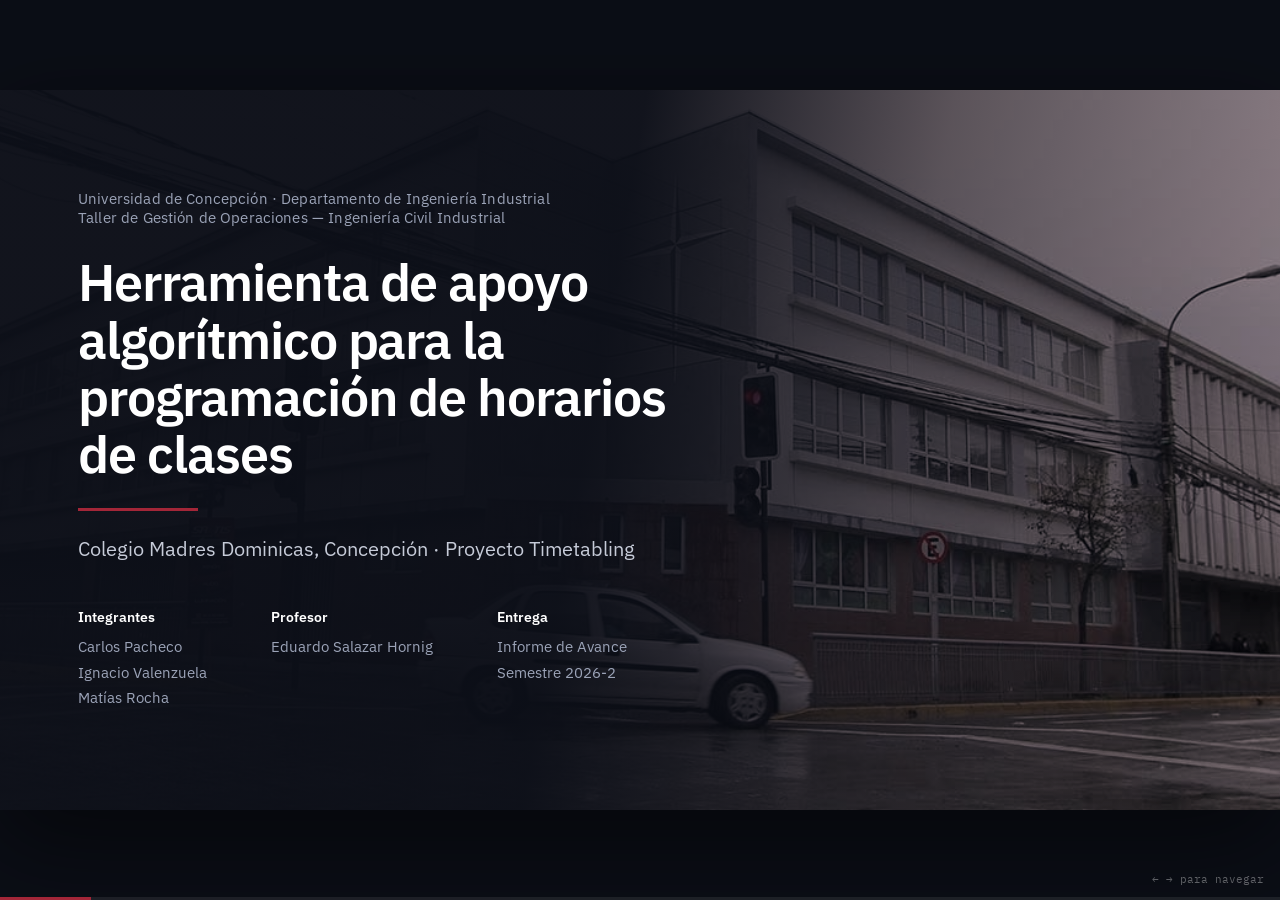
<file: Presentacion de avance/Presentacion_Avance1_Grupo5.html>
<!DOCTYPE html>
<html lang="es">
<head>
<meta charset="UTF-8">
<meta name="viewport" content="width=device-width, initial-scale=1">
<title>Informe de Avance — Timetabling Colegio Madres Dominicas</title>
<link rel="preconnect" href="https://fonts.googleapis.com">
<link rel="preconnect" href="https://fonts.gstatic.com" crossorigin>
<link href="https://fonts.googleapis.com/css2?family=IBM+Plex+Sans:ital,wght@0,300;0,400;0,500;0,600;0,700;1,400&family=IBM+Plex+Mono:wght@400;500;600&display=swap" rel="stylesheet">
<style>
:root{
  --ink:#151A28;
  --ink-2:#242C42;
  --paper:#ECEEF2;
  --white:#FFFFFF;
  --crimson:#A32638;
  --crimson-deep:#75182A;
  --slate:#6C7488;
  --slate-2:#9AA1B1;
  --amber:#B0771A;
  --line:#D3D7E0;
  --green:#2F7A54;
  --sans:'IBM Plex Sans',system-ui,sans-serif;
  --mono:'IBM Plex Mono',ui-monospace,monospace;
}

*{margin:0;padding:0;box-sizing:border-box}
html,body{height:100%;overflow:hidden;background:#0B0E16;font-family:var(--sans)}

#stage{
  position:absolute;top:50%;left:50%;
  width:1280px;height:720px;
  transform-origin:center center;
  background:var(--paper);
  overflow:hidden;
  box-shadow:0 30px 90px rgba(0,0,0,.55);
}

.slide{
  position:absolute;inset:0;
  padding:64px 78px 72px;
  display:none;
  background:var(--paper);
  color:var(--ink);
}
.slide.is-active{display:flex;flex-direction:column;justify-content:center}
#s1.is-active{display:block}
.slide.dark{background:var(--ink);color:var(--white)}

/* ---------- typography ---------- */
h1{font-size:52px;font-weight:600;line-height:1.1;letter-spacing:-.02em}
h2{font-size:42px;font-weight:600;line-height:1.12;letter-spacing:-.018em}
h3{font-size:21px;font-weight:600;line-height:1.25}
p{font-size:20px;line-height:1.55;color:var(--ink-2);max-width:66ch}
.dark p{color:#C6CBD8}
.lede{font-size:22px;line-height:1.5}

.kicker{
  display:flex;align-items:center;gap:14px;
  font-size:15px;font-weight:600;color:var(--crimson);
  letter-spacing:.01em;margin-bottom:14px;
}
.kicker::after{content:"";flex:1;height:1px;background:var(--line)}
.dark .kicker{color:#E4899A}
.dark .kicker::after{background:rgba(255,255,255,.16)}

.slide-num{
  position:absolute;right:34px;bottom:26px;
  font-family:var(--mono);font-size:13px;color:var(--slate-2);
}
.dark .slide-num{color:rgba(255,255,255,.4)}

.foot{
  position:absolute;left:78px;bottom:26px;
  font-size:13px;color:var(--slate);
}
.dark .foot{color:rgba(255,255,255,.4)}

/* ---------- entrance animation ---------- */
.rise{opacity:0;transform:translateY(16px)}
.is-active .rise{
  animation:rise .62s cubic-bezier(.2,.7,.3,1) forwards;
  animation-delay:var(--d,0s);
}
@keyframes rise{to{opacity:1;transform:none}}

.grow{transform:scaleX(0);transform-origin:left center}
.is-active .grow{animation:grow .7s cubic-bezier(.2,.7,.3,1) forwards;animation-delay:var(--d,0s)}
@keyframes grow{to{transform:scaleX(1)}}

/* ================= TITLE SLIDE ================= */
#s1{padding:0;background:var(--ink)}
.hero-photo{position:absolute;inset:0;overflow:hidden}
.hero-photo img{
  width:100%;height:100%;object-fit:cover;object-position:center 40%;
  filter:grayscale(.45) contrast(1.1) brightness(.85);
  transform:scale(1.06);
  opacity:0;
}
.is-active .hero-photo img{animation:photoIn 1.4s cubic-bezier(.2,.7,.3,1) forwards}
@keyframes photoIn{to{opacity:1;transform:scale(1)}}
.hero-photo::after{content:"";position:absolute;inset:0;background:var(--crimson);mix-blend-mode:multiply;opacity:.22}

.hero-inset{
  position:absolute;right:70px;bottom:68px;width:236px;z-index:3;
  border:2px solid rgba(255,255,255,.28);
  box-shadow:0 24px 60px rgba(0,0,0,.55);
  opacity:0;transform:translateY(14px);
}
.is-active .hero-inset{animation:rise .7s cubic-bezier(.2,.7,.3,1) forwards;animation-delay:.9s}
.hero-inset img{width:100%;height:150px;object-fit:cover;display:block;filter:grayscale(.35) contrast(1.08) brightness(.92)}
.hero-inset span{
  position:absolute;left:0;right:0;bottom:0;
  background:rgba(21,26,40,.88);color:#EDEFF3;
  font-size:12px;padding:8px 11px;letter-spacing:.01em;
}

.hero-wrap{position:absolute;inset:0;padding:70px 78px;display:flex;flex-direction:column;justify-content:center}
.hero-veil{position:absolute;inset:0;background:linear-gradient(100deg,rgba(12,15,24,.97) 46%,rgba(12,15,24,.58) 68%,rgba(12,15,24,.24) 100%)}
.hero-inner{position:relative;z-index:2}
.univ{font-size:15px;color:#9BA3B7;margin-bottom:26px;letter-spacing:.01em}
#s1 h1{color:#fff;max-width:19ch}
.rule{height:3px;width:120px;background:var(--crimson);margin:26px 0 24px}
.sub{font-size:20px;color:#C6CBD8;margin-bottom:44px}
.meta{display:flex;gap:64px;font-size:15px;color:#9BA3B7;line-height:1.7}
.meta b{display:block;color:#fff;font-weight:600;margin-bottom:4px;font-size:14px}

/* ================= two column ================= */
.cols{display:grid;grid-template-columns:1fr 1fr;gap:52px;margin-top:26px}
.cols.wide-left{grid-template-columns:1.25fr 1fr}
.cols.wide-right{grid-template-columns:1fr 1.3fr}

/* ---------- stat strip ---------- */
.stats{display:grid;grid-template-columns:repeat(4,1fr);gap:2px;margin-top:46px;background:var(--line)}
.stat{background:var(--white);padding:30px 26px}
.stat b{display:block;font-family:var(--mono);font-size:42px;font-weight:600;color:var(--crimson);line-height:1;letter-spacing:-.02em}
.stat span{display:block;margin-top:11px;font-size:15px;color:var(--slate);line-height:1.35}

/* ---------- chevron chain ---------- */
.chain{display:flex;margin-top:40px;height:378px}
.chev{
  position:relative;flex:1;padding:28px 22px 24px 44px;color:#fff;
  clip-path:polygon(0 0,calc(100% - 26px) 0,100% 50%,calc(100% - 26px) 100%,0 100%,26px 50%);
  margin-left:-22px;
}
.chev:first-child{margin-left:0;clip-path:polygon(0 0,calc(100% - 26px) 0,100% 50%,calc(100% - 26px) 100%,0 100%)}
.chev:last-child{clip-path:polygon(0 0,100% 0,100% 100%,0 100%,26px 50%)}
.chev h4{font-size:18px;font-weight:600;margin-bottom:14px}
.chev ul{list-style:none;font-size:14.5px;line-height:1.5;color:rgba(255,255,255,.86)}
.chev li{margin-bottom:10px;padding-left:12px;position:relative}
.chev li::before{content:"";position:absolute;left:0;top:8px;width:4px;height:4px;background:rgba(255,255,255,.6)}
.c1{background:#4A5165}.c2{background:#6C7488}
.c3{background:var(--crimson)}.c4{background:var(--crimson-deep)}.c5{background:#4A5165}
.chev{opacity:0;transform:translateX(-14px)}
.is-active .chev{animation:chevIn .5s cubic-bezier(.2,.7,.3,1) forwards;animation-delay:var(--d)}
@keyframes chevIn{to{opacity:1;transform:none}}
.feedback{
  margin-top:20px;text-align:center;font-size:15px;color:var(--crimson);font-weight:500;
}

/* ---------- process levels ---------- */
.levels{display:grid;grid-template-columns:repeat(3,1fr);gap:20px;margin-top:40px}
.lvl{background:var(--white);border-top:3px solid var(--line);padding:30px 26px;min-height:210px}
.lvl.key{border-top-color:var(--crimson)}
.lvl h3{font-size:19px;margin-bottom:12px}
.lvl p{font-size:15.5px;line-height:1.55;color:var(--slate)}
.lvl.key p{color:var(--ink-2)}

/* ---------- flow (situación actual) ---------- */
.flow{display:flex;align-items:stretch;gap:0;margin-top:44px}
.step{
  flex:1;background:var(--white);border:1px solid var(--line);
  padding:26px 22px 24px;position:relative;min-height:190px;
}
.step + .step{border-left:none}
.step em{font-family:var(--mono);font-style:normal;font-size:13px;color:var(--crimson);font-weight:600;display:block;margin-bottom:8px}
.step h4{font-size:17px;font-weight:600;margin-bottom:9px;line-height:1.3}
.step p{font-size:14.5px;color:var(--slate);line-height:1.5}
.loopback{
  margin-top:0;border:1px dashed var(--crimson);border-top:none;
  height:54px;position:relative;
}
.loopback span{
  position:absolute;left:50%;top:50%;transform:translate(-50%,-50%);
  background:var(--paper);padding:0 16px;font-size:15px;color:var(--crimson);font-weight:500;
}

/* ---------- complexity cards ---------- */
.cx{display:grid;grid-template-columns:repeat(3,1fr);gap:22px;margin-top:44px}
.cxc{background:var(--white);padding:30px 26px;border-left:3px solid var(--slate-2);min-height:220px}
.cxc h4{font-size:18px;font-weight:600;margin-bottom:13px}
.cxc p{font-size:15.5px;line-height:1.55;color:var(--slate)}
.cxc code{font-family:var(--mono);font-size:14px;color:var(--crimson);background:rgba(163,38,56,.07);padding:1px 5px}

.callout{
  margin-top:38px;background:var(--ink);color:#fff;padding:28px 32px;
  display:flex;gap:22px;align-items:flex-start;
}
.callout .tag{
  font-size:13px;font-weight:600;color:#fff;background:var(--crimson);
  padding:5px 11px;white-space:nowrap;margin-top:2px;
}
.callout p{color:#C6CBD8;font-size:17px;line-height:1.55;max-width:none}

/* ---------- electivos diagram ---------- */
.elec{display:flex;align-items:center;gap:34px;margin-top:26px}
.ebox{background:var(--white);border:1px solid var(--line);padding:22px 24px;min-width:150px;text-align:center}
.ebox b{display:block;font-family:var(--mono);font-size:19px;font-weight:600;margin-bottom:5px}
.ebox span{font-size:14px;color:var(--slate)}
.earrow{flex:1;height:1px;background:var(--slate-2);position:relative}
.earrow::after{content:"";position:absolute;right:0;top:-4px;border-left:8px solid var(--slate-2);border-top:4.5px solid transparent;border-bottom:4.5px solid transparent}
.esec{background:var(--crimson);color:#fff;padding:20px 24px;text-align:center;min-width:180px}
.esec b{display:block;font-size:17px;font-weight:600;margin-bottom:5px}
.esec span{font-size:14px;color:rgba(255,255,255,.82)}
.esec-wrap{display:flex;flex-direction:column;gap:14px}

/* ---------- constraint list ---------- */
.clist{list-style:none;margin-top:40px;display:grid;grid-template-columns:1fr 1fr;gap:24px 44px}
.clist li{
  font-size:17.5px;line-height:1.5;color:var(--ink-2);
  padding-left:26px;position:relative;
}
.clist li::before{
  content:"";position:absolute;left:0;top:7px;
  width:11px;height:11px;border:2px solid var(--crimson);
}

/* ---------- objectives ---------- */
.obj-main{background:var(--ink);color:#fff;padding:34px 38px;margin-top:38px}
.obj-main h3{font-size:15px;color:#E4899A;margin-bottom:11px;font-weight:600}
.obj-main p{color:#fff;font-size:21px;line-height:1.5;max-width:none}
.obj-list{list-style:none;counter-reset:o;margin-top:34px;display:grid;grid-template-columns:1fr 1fr;gap:20px 44px}
.obj-list li{counter-increment:o;font-size:16.5px;line-height:1.45;color:var(--ink-2);padding-left:34px;position:relative}
.obj-list li::before{
  content:counter(o);position:absolute;left:0;top:0;
  font-family:var(--mono);font-size:13px;font-weight:600;color:var(--crimson);
  border:1px solid var(--crimson);width:22px;height:22px;
  display:flex;align-items:center;justify-content:center;
}

/* ---------- results / benefits ---------- */
.rgrid{display:grid;grid-template-columns:1fr 1fr;gap:2px;margin-top:42px;background:var(--line)}
.rg{background:var(--white);padding:30px 32px;min-height:200px}
.rg h4{font-size:18px;font-weight:600;margin-bottom:12px;display:flex;align-items:center;gap:10px}
.rg h4 i{width:7px;height:7px;background:var(--crimson);flex:none}
.rg p{font-size:15.5px;line-height:1.55;color:var(--slate);max-width:none}

.blist{list-style:none;margin-top:38px}
.blist li{
  display:grid;grid-template-columns:36px 1fr;gap:18px;align-items:baseline;
  padding:19px 0;border-bottom:1px solid var(--line);
}
.blist li:last-child{border-bottom:none}
.blist em{font-family:var(--mono);font-style:normal;font-size:15px;font-weight:600;color:var(--crimson)}
.blist b{font-weight:600;font-size:18px;display:block;margin-bottom:6px}
.blist span{font-size:16px;color:var(--slate);line-height:1.5}

/* ---------- methodology timeline ---------- */
.tl{display:grid;grid-template-columns:repeat(5,1fr);gap:0;margin-top:52px;position:relative}
.tl::before{content:"";position:absolute;left:0;right:0;top:17px;height:2px;background:var(--line)}
.tl-bar{position:absolute;left:0;top:17px;height:2px;background:var(--crimson);width:100%;transform:scaleX(0);transform-origin:left}
.is-active .tl-bar{animation:grow 1.5s cubic-bezier(.3,.7,.3,1) forwards;animation-delay:.25s}
.tls{padding-right:26px;position:relative}
.tls i{
  display:flex;align-items:center;justify-content:center;
  width:36px;height:36px;border-radius:50%;background:var(--crimson);color:#fff;
  font-family:var(--mono);font-size:15px;font-weight:600;font-style:normal;
  position:relative;z-index:2;
}
.tls h4{font-size:17px;font-weight:600;margin:22px 0 11px;line-height:1.3}
.tls p{font-size:14.5px;line-height:1.5;color:var(--slate);max-width:none}

/* ---------- tools ---------- */
.tools{display:grid;grid-template-columns:repeat(4,1fr);gap:2px;margin-top:40px;background:var(--line)}
.tool{background:var(--white);padding:30px 26px;min-height:150px}
.tool b{display:block;font-size:19px;font-weight:600;margin-bottom:11px}
.tool span{font-size:15px;color:var(--slate);line-height:1.5}

.status{display:grid;grid-template-columns:1fr 1fr;gap:44px;margin-top:40px}
.stbox h3{font-size:18px;margin-bottom:18px;display:flex;align-items:center;gap:10px}
.stbox h3 i{width:9px;height:9px;flex:none}
.stbox.done h3 i{background:var(--green)}
.stbox.pend h3 i{background:var(--amber)}
.stbox ul{list-style:none}
.stbox li{font-size:16px;line-height:1.5;color:var(--ink-2);padding:11px 0 11px 20px;position:relative;border-bottom:1px solid var(--line)}
.stbox li:last-child{border-bottom:none}
.stbox li::before{content:"";position:absolute;left:0;top:15px;width:6px;height:1px;background:var(--slate-2)}

/* ---------- closing ---------- */
#s14{background:var(--ink)}
.close-wrap{height:100%;display:flex;flex-direction:column;justify-content:center}
#s14 h2{color:#fff;max-width:20ch}
.next{margin-top:46px;display:grid;grid-template-columns:repeat(3,1fr);gap:32px;max-width:1000px}
.nx{border-top:2px solid var(--crimson);padding-top:16px}
.nx b{display:block;color:#fff;font-size:18px;font-weight:600;margin-bottom:9px}
.nx span{font-size:15.5px;color:#9BA3B7;line-height:1.55}

/* ---------- nav ---------- */
#bar{position:fixed;left:0;right:0;bottom:0;height:3px;background:rgba(255,255,255,.08);z-index:50}
#bar i{display:block;height:100%;background:var(--crimson);width:0;transition:width .35s ease}
#hint{
  position:fixed;right:16px;bottom:14px;z-index:50;
  font-family:var(--mono);font-size:11px;color:rgba(255,255,255,.35);
}
@media (prefers-reduced-motion:reduce){
  *{animation:none!important;transition:none!important}
  .rise,.chev{opacity:1;transform:none}
  .grow,.tl-bar{transform:scaleX(1)}
  .hero-photo img{opacity:1;transform:none}
  .hero-inset{opacity:1;transform:none}
}
#s7 .callout{margin-top:26px}
#s7 .elec .ebox{padding:18px 22px}
#s7 .esec{padding:16px 24px}
#s7 .esec-wrap{gap:11px}
.earrow span{
  position:absolute;left:50%;bottom:14px;transform:translateX(-50%);
  font-size:14.5px;line-height:1.45;color:var(--slate);text-align:center;white-space:nowrap;
}
.ico-build{color:var(--crimson);margin-bottom:14px}
.ico-sheet{flex:none;margin-top:2px}
.tool-ico{display:block;margin-bottom:12px}

/* ---- iconos didacticos agregados ---- */
.cxc-ico{margin-bottom:14px}
.clist{grid-template-columns:1fr 1fr}
.clist li{list-style:none;display:grid;grid-template-columns:34px 1fr;gap:16px;align-items:flex-start;padding-left:0}
.clist li::before{content:none}
.clist svg{margin-top:1px}
.obj-list li{display:grid;grid-template-columns:34px 1fr;gap:14px;align-items:flex-start;padding-left:0}
.obj-list li::before{content:none}
.obj-list svg{margin-top:1px}
.rg h4{align-items:center}
.rg h4 svg{flex:none}
.blist li{grid-template-columns:40px 1fr}
.blist .ico-num{display:flex;flex-direction:column;align-items:center;gap:6px}
.blist em{font-size:12px}

/* ---- puntos en movimiento sobre lineas y flechas ---- */
.flow-dot{
  position:absolute;width:7px;height:7px;border-radius:50%;
  background:var(--crimson);box-shadow:0 0 7px rgba(163,38,56,.75);
  pointer-events:none;
}
.earrow{overflow:visible}
.earrow .flow-dot{top:50%;margin-top:-3.5px;opacity:0}
.is-active .earrow .flow-dot{animation:dotRight 4.8s linear infinite;animation-delay:1.1s}
@keyframes dotRight{
  0%{left:0%;opacity:0} 8%{opacity:1} 90%{opacity:1} 100%{left:94%;opacity:0}
}

.tl-bar{overflow:visible}
.tl .flow-dot{top:17px;margin-top:-3.5px;opacity:0;z-index:3}
.is-active .tl .flow-dot{animation:dotRightFull 5.2s linear infinite;animation-delay:1.9s}
@keyframes dotRightFull{
  0%{left:0%;opacity:0} 6%{opacity:1} 92%{opacity:1} 100%{left:99%;opacity:0}
}

.loopback .flow-dot{opacity:0}
.is-active .loopback .flow-dot{animation:dotLoop 7s linear infinite;animation-delay:1.15s}
@keyframes dotLoop{
  0%{left:100%;top:0%;margin-left:-3.5px;margin-top:-3.5px;opacity:0}
  6%{opacity:1}
  30%{left:100%;top:100%;margin-left:-3.5px;margin-top:-3.5px;opacity:1}
  60%{left:0%;top:100%;margin-left:-3.5px;margin-top:-3.5px;opacity:1}
  88%{left:0%;top:0%;margin-left:-3.5px;margin-top:-3.5px;opacity:1}
  100%{left:0%;top:0%;margin-left:-3.5px;margin-top:-3.5px;opacity:0}
}

.feedback-wrap{margin-top:22px}
.feedback-line{position:relative;height:1px;margin:0 40px;border-top:1px dashed rgba(163,38,56,.55)}
.feedback{margin-top:14px}

@media (prefers-reduced-motion:reduce){
  .flow-dot{display:none}
}
</style>
</head>
<body>

<div id="stage">

<!-- ============ 1 ============ -->
<section class="slide dark is-active" id="s1">
  <div class="hero-photo"><img src="[data-uri]" alt="Fachada actual del Colegio Madres Dominicas, Concepción"></div>
  <div class="hero-veil"></div>
  <div class="hero-wrap">
    <div class="hero-inner">
      <div class="univ rise" style="--d:.15s">Universidad de Concepción · Departamento de Ingeniería Industrial<br>Taller de Gestión de Operaciones — Ingeniería Civil Industrial</div>
      <h1 class="rise" style="--d:.3s">Herramienta de apoyo algorítmico para la programación de horarios de clases</h1>
      <div class="rule rise" style="--d:.45s"></div>
      <div class="sub rise" style="--d:.55s">Colegio Madres Dominicas, Concepción · Proyecto Timetabling</div>
      <div class="meta rise" style="--d:.7s">
        <div><b>Integrantes</b>Carlos Pacheco<br>Ignacio Valenzuela<br>Matías Rocha</div>
        <div><b>Profesor</b>Eduardo Salazar Hornig</div>
        <div><b>Entrega</b>Informe de Avance<br>Semestre 2026-2</div>
      </div>
    </div>
  </div>
</section>

<!-- ============ 2 ============ -->
<section class="slide" id="s2">
  <div class="kicker rise">El colegio</div>
  <h2 class="rise" style="--d:.08s">Un establecimiento con 130 años de operación continua</h2>
  <div class="cols wide-left" style="margin-top:24px">
    <div>
      <p class="rise" style="--d:.16s">Fundado en 1896 por Carmela Romero de Espinosa como Liceo de Señoritas, y entregado en 1956 a la Congregación Dominicas Misioneras de la Sagrada Familia. Desde 1998 es un establecimiento mixto.</p>
      <p class="rise" style="--d:.24s">Hoy imparte enseñanza preescolar, básica y media en calle Freire 114, Concepción, bajo el lema <i>“Saber más para servir mejor”</i>.</p>
    </div>
    <div class="rise" style="--d:.32s">
      <div class="ico-build" aria-hidden="true">
        <svg viewBox="0 0 120 100" width="72" height="60">
          <line x1="60" y1="6" x2="60" y2="16" stroke="currentColor" stroke-width="3"/>
          <line x1="53" y1="11" x2="67" y2="11" stroke="currentColor" stroke-width="3"/>
          <polygon points="16,42 60,16 104,42" fill="none" stroke="currentColor" stroke-width="3" stroke-linejoin="round"/>
          <rect x="20" y="42" width="80" height="50" fill="none" stroke="currentColor" stroke-width="3"/>
          <line x1="38" y1="42" x2="38" y2="92" stroke="currentColor" stroke-width="2.4"/>
          <line x1="60" y1="42" x2="60" y2="92" stroke="currentColor" stroke-width="2.4"/>
          <line x1="82" y1="42" x2="82" y2="92" stroke="currentColor" stroke-width="2.4"/>
          <rect x="52" y="70" width="16" height="22" fill="none" stroke="currentColor" stroke-width="2.4"/>
        </svg>
      </div>
      <h3 style="margin-bottom:12px">Infraestructura relevante para el horario</h3>
      <p style="font-size:15.5px;color:var(--slate)">Dos gimnasios, sala de música y arte, laboratorios de física, química y computación, sala de recursos audiovisuales, salón de actos y sala de usos múltiples.</p>
      <p style="font-size:15.5px;color:var(--slate);margin-top:12px">Todos son espacios <b>compartidos y no duplicables</b>: cada uno admite un solo curso por bloque.</p>
    </div>
  </div>
  <div class="stats">
    <div class="stat rise" style="--d:.42s"><b>27</b><span>cursos, en secciones paralelas A y B</span></div>
    <div class="stat rise" style="--d:.5s"><b>930</b><span>estudiantes matriculados</span></div>
    <div class="stat rise" style="--d:.58s"><b>55</b><span>profesores en la planta docente</span></div>
    <div class="stat rise" style="--d:.66s"><b>1896</b><span>año de fundación</span></div>
  </div>
  <div class="foot">Fuente: sitio institucional del colegio</div>
  <div class="slide-num">02</div>
</section>

<!-- ============ 3 ============ -->
<section class="slide" id="s3">
  <div class="kicker rise">Sistema de producción</div>
  <h2 class="rise" style="--d:.08s">El colegio transforma recursos en horas de clases impartidas</h2>
  <div class="chain">
    <div class="chev c1" style="--d:.2s">
      <h4>Proveedores</h4>
      <ul>
        <li>Ministerio de Educación (normativo y curricular)</li>
        <li>Congregación Dominicas Misioneras (sostenedor)</li>
        <li>Instituciones formadoras de profesores</li>
        <li>Bienes y servicios de apoyo</li>
      </ul>
    </div>
    <div class="chev c2" style="--d:.32s">
      <h4>Insumos</h4>
      <ul>
        <li>Dotación docente</li>
        <li>Infraestructura disponible</li>
        <li>Tiempo lectivo semanal</li>
        <li>Material pedagógico</li>
      </ul>
    </div>
    <div class="chev c3" style="--d:.44s">
      <h4>Proceso de transformación</h4>
      <ul>
        <li>Planificación curricular y horario</li>
        <li>Proceso lectivo: docencia y evaluación</li>
        <li>Apoyo: admisión, pastoral, convivencia</li>
      </ul>
    </div>
    <div class="chev c4" style="--d:.56s">
      <h4>Producto</h4>
      <ul>
        <li>Servicio educativo intangible y no almacenable</li>
        <li>Unidad: la hora de clase impartida</li>
      </ul>
    </div>
    <div class="chev c5" style="--d:.68s">
      <h4>Clientes</h4>
      <ul>
        <li>Directos: estudiantes y apoderados</li>
        <li>Indirectos: sociedad e instituciones de educación superior</li>
      </ul>
    </div>
  </div>
  <div class="feedback-wrap rise" style="--d:.85s">
    <div class="feedback-line"></div>
    <div class="feedback">Retroalimentación: los resultados de evaluación orientan la planificación del período siguiente</div>
  </div>
  <div class="slide-num">03</div>
</section>

<!-- ============ 4 ============ -->
<section class="slide" id="s4">
  <div class="kicker rise">Procesos y productos</div>
  <h2 class="rise" style="--d:.08s">La elaboración del horario es programación de operaciones</h2>
  <div class="levels">
    <div class="lvl key rise" style="--d:.18s">
      <h3>Planificación</h3>
      <p>Planificación curricular anual y elaboración del horario de clases. Asigna recursos limitados —docentes, salas y bloques— a cada curso y asignatura.</p>
    </div>
    <div class="lvl rise" style="--d:.28s">
      <h3>Proceso lectivo (central)</h3>
      <p>Ejecución de la docencia en aula y talleres, junto con la evaluación de los aprendizajes.</p>
    </div>
    <div class="lvl rise" style="--d:.38s">
      <h3>Procesos de apoyo</h3>
      <p>Admisión, pastoral y convivencia escolar.</p>
    </div>
  </div>
  <div class="callout rise" style="--d:.52s">
    <span class="tag">Por qué importa</span>
    <p>El horario condiciona todo el proceso central: si la asignación falla, la falla se traslada directamente a las horas de clase efectivamente impartidas, que son la unidad de producción del colegio. Su resultado se mide por tasa de promoción y evaluaciones nacionales.</p>
  </div>
  <div class="slide-num">04</div>
</section>

<!-- ============ 5 ============ -->
<section class="slide" id="s5">
  <div class="kicker rise">El problema · situación actual</div>
  <h2 class="rise" style="--d:.08s">Hoy el horario se construye a mano, por prueba y error</h2>
  <div class="flow">
    <div class="step rise" style="--d:.2s">
      <em>01</em><h4>Recopilar disponibilidad</h4>
      <p>El equipo directivo reúne la disponibilidad de cada profesor y las necesidades de cada curso.</p>
    </div>
    <div class="step rise" style="--d:.3s">
      <em>02</em><h4>Encajar bloques en planillas</h4>
      <p>La construcción se apoya únicamente en planillas de cálculo genéricas, sin verificación automática.</p>
    </div>
    <div class="step rise" style="--d:.4s">
      <em>03</em><h4>Revisar cruces manualmente</h4>
      <p>Para comprobar un docente hay que revisar todas las hojas donde aparece, y repetirlo por cada sala compartida.</p>
    </div>
    <div class="step rise" style="--d:.5s">
      <em>04</em><h4>Reestructurar ante cada cambio</h4>
      <p>Un choque o un cambio de disponibilidad desencadena un efecto dominó de nuevos conflictos.</p>
    </div>
  </div>
  <div class="loopback rise" style="--d:.62s"><span>El ciclo se repite hasta lograr la primera configuración factible</span><span class="flow-dot"></span></div>
  <div class="callout rise" style="--d:.74s">
    <svg class="ico-sheet" viewBox="0 0 96 56" width="68" height="40" aria-hidden="true">
      <rect x="1" y="1" width="94" height="54" fill="none" stroke="#7E8698" stroke-width="2"/>
      <line x1="1" y1="19" x2="95" y2="19" stroke="#7E8698" stroke-width="1.6"/>
      <line x1="1" y1="37" x2="95" y2="37" stroke="#7E8698" stroke-width="1.6"/>
      <line x1="20" y1="1" x2="20" y2="55" stroke="#7E8698" stroke-width="1.6"/>
      <line x1="39" y1="1" x2="39" y2="55" stroke="#7E8698" stroke-width="1.6"/>
      <line x1="58" y1="1" x2="58" y2="55" stroke="#7E8698" stroke-width="1.6"/>
      <line x1="77" y1="1" x2="77" y2="55" stroke="#7E8698" stroke-width="1.6"/>
      <rect x="39" y="19" width="19" height="18" fill="#A32638" opacity=".85"/>
      <line x1="41" y1="21" x2="56" y2="35" stroke="#fff" stroke-width="2"/>
      <line x1="56" y1="21" x2="41" y2="35" stroke="#fff" stroke-width="2"/>
      <rect x="58" y="37" width="19" height="18" fill="#A32638" opacity=".85"/>
      <line x1="60" y1="39" x2="75" y2="53" stroke="#fff" stroke-width="2"/>
      <line x1="75" y1="39" x2="60" y2="53" stroke="#fff" stroke-width="2"/>
    </svg>
    <div>
      <span class="tag">Costo actual</span>
      <p>Semanas de dedicación exclusiva del equipo directivo, con un alto riesgo de cruces que muchas veces se detectan recién durante el año escolar en marcha.</p>
    </div>
  </div>
  <div class="slide-num">05</div>
</section>

<!-- ============ 6 ============ -->
<section class="slide" id="s6">
  <div class="kicker rise">El problema · factores de complejidad</div>
  <h2 class="rise" style="--d:.08s">Tres condiciones que operan al mismo tiempo</h2>
  <div class="cx">
    <div class="cxc rise" style="--d:.2s">
      <svg class="cxc-ico" viewBox="0 0 32 32" width="30" height="30"><circle cx="13" cy="9" r="5" fill="none" stroke="#A32638" stroke-width="2.2"/><path d="M5,27 C5,19 9,16 13,16 C17,16 21,19 21,27" fill="none" stroke="#A32638" stroke-width="2.2"/><circle cx="26" cy="22" r="6" fill="none" stroke="#A32638" stroke-width="2"/><path d="M23,22 L25,24 L29.5,19" fill="none" stroke="#A32638" stroke-width="1.8"/></svg>
      <h4>Especialidad y rango docente</h4>
      <p>Cada profesor solo puede dictar determinadas asignaturas y en determinados niveles. La dotación está organizada por especialidad, no es intercambiable.</p>
    </div>
    <div class="cxc rise" style="--d:.3s">
      <svg class="cxc-ico" viewBox="0 0 32 32" width="30" height="30"><line x1="3" y1="27" x2="29" y2="27" stroke="#A32638" stroke-width="1.8"/><rect x="5" y="17" width="6" height="10" fill="none" stroke="#A32638" stroke-width="2.2"/><rect x="13" y="7" width="6" height="20" fill="none" stroke="#A32638" stroke-width="2.2"/><rect x="21" y="13" width="6" height="14" fill="none" stroke="#A32638" stroke-width="2.2"/></svg>
      <h4>Cargas horarias variables</h4>
      <p>Una misma asignatura cambia de carga según el nivel. Matemática considera <code>7 h</code> semanales en 1° y 2° medio, y <code>3 h</code> en 3° y 4° medio.</p>
    </div>
    <div class="cxc rise" style="--d:.4s">
      <svg class="cxc-ico" viewBox="0 0 32 32" width="30" height="30"><rect x="3" y="4" width="8" height="9" fill="none" stroke="#A32638" stroke-width="2.1"/><rect x="13" y="4" width="8" height="18" fill="none" stroke="#A32638" stroke-width="2.1"/><rect x="23" y="4" width="6" height="13" fill="none" stroke="#A32638" stroke-width="2.1"/><line x1="3" y1="27" x2="29" y2="27" stroke="#A32638" stroke-width="1.6"/></svg>
      <h4>Jornada heterogénea</h4>
      <p>Los bloques de la tarde existen solo en 3° y 4° medio, y solo los lunes. El resto de los cursos dispone de <code>8</code> bloques diarios en la mañana.</p>
    </div>
  </div>
  <div class="callout rise" style="--d:.54s">
    <span class="tag">Consecuencia</span>
    <p>No existe una grilla horaria única aplicable a todo el colegio, y el número de comparaciones necesarias para verificar factibilidad crece con la cantidad de cursos y recursos compartidos.</p>
  </div>
  <div class="slide-num">06</div>
</section>

<!-- ============ 7 ============ -->
<section class="slide" id="s7">
  <div class="kicker rise">El problema · cuello de botella</div>
  <h2 class="rise" style="--d:.08s">Los electivos de 3° y 4° medio son el punto más crítico</h2>
  <p class="rise" style="--d:.16s;margin-top:16px">Las asignaturas de formación diferenciada no se dictan por curso. Se dictan en secciones que agrupan estudiantes de los cursos A y B de un mismo nivel, según lo que cada estudiante elige.</p>
  <div class="elec rise" style="--d:.3s">
    <div>
      <div class="ebox" style="margin-bottom:10px"><b>3° medio A</b><span>plan común</span></div>
      <div class="ebox"><b>3° medio B</b><span>plan común</span></div>
    </div>
    <div class="earrow"><span>los estudiantes se reagrupan<br>según el módulo que eligen</span><span class="flow-dot"></span></div>
    <div class="esec-wrap">
      <div class="esec"><b>Sección electivo 1</b><span>estudiantes de A y B</span></div>
      <div class="esec"><b>Sección electivo 2</b><span>estudiantes de A y B</span></div>
      <div class="esec"><b>Sección electivo 3</b><span>estudiantes de A y B</span></div>
    </div>
  </div>
  <div class="callout rise" style="--d:.46s">
    <span class="tag">Restricción clave</span>
    <p>Los bloques de formación diferenciada deben coincidir en ambos cursos del nivel y no pueden superponerse con el plan común. Esto obliga a programar de forma conjunta horarios que en el resto del colegio se construyen de manera independiente.</p>
  </div>
  <div class="slide-num">07</div>
</section>

<!-- ============ 8 ============ -->
<section class="slide" id="s8">
  <div class="kicker rise">Restricciones y alcance</div>
  <h2 class="rise" style="--d:.08s">Restricciones duras identificadas en el levantamiento</h2>
  <ul class="clist">
    <li class="rise" style="--d:.18s"><svg viewBox="0 0 32 32" width="28" height="28"><circle cx="13" cy="9" r="5" fill="none" stroke="#A32638" stroke-width="2.2"/><path d="M5,27 C5,19 9,16 13,16 C17,16 21,19 21,27" fill="none" stroke="#A32638" stroke-width="2.2"/><path d="M22,20 L25,23 L29,16" fill="none" stroke="#A32638" stroke-width="2"/></svg><span>Cada profesor imparte solo asignaturas de su especialidad y dentro del rango de niveles que le compete.</span></li>
    <li class="rise" style="--d:.25s"><svg viewBox="0 0 32 32" width="28" height="28"><rect x="3" y="8" width="14" height="14" fill="none" stroke="#A32638" stroke-width="2"/><rect x="15" y="12" width="14" height="14" fill="none" stroke="#A32638" stroke-width="2"/><line x1="16" y1="15" x2="24" y2="23" stroke="#A32638" stroke-width="1.8"/><line x1="24" y1="15" x2="16" y2="23" stroke="#A32638" stroke-width="1.8"/></svg><span>Un profesor no puede ser asignado a dos cursos distintos en un mismo bloque horario.</span></li>
    <li class="rise" style="--d:.32s"><svg viewBox="0 0 32 32" width="28" height="28"><rect x="3" y="6" width="26" height="22" rx="1" fill="none" stroke="#A32638" stroke-width="2"/><line x1="3" y1="13" x2="29" y2="13" stroke="#A32638" stroke-width="1.8"/><circle cx="16" cy="21" r="6" fill="none" stroke="#A32638" stroke-width="1.8"/><line x1="16" y1="21" x2="16" y2="17" stroke="#A32638" stroke-width="1.6"/><line x1="16" y1="21" x2="19" y2="21" stroke="#A32638" stroke-width="1.6"/></svg><span>Cada asignatura debe cumplir una carga horaria semanal fija por curso, que difiere según el ciclo.</span></li>
    <li class="rise" style="--d:.39s"><svg viewBox="0 0 32 32" width="28" height="28"><rect x="6" y="4" width="20" height="24" fill="none" stroke="#A32638" stroke-width="2"/><circle cx="19" cy="16" r="1.6" fill="#A32638"/><line x1="4" y1="30" x2="28" y2="2" stroke="#A32638" stroke-width="1.8"/></svg><span>Los espacios especializados no pueden recibir dos cursos en un mismo bloque.</span></li>
    <li class="rise" style="--d:.46s"><svg viewBox="0 0 32 32" width="28" height="28"><path d="M16,3 L27,7 L27,15 C27,23 22,27 16,29 C10,27 5,23 5,15 L5,7 Z" fill="none" stroke="#A32638" stroke-width="2"/><path d="M11,16 L14.5,19.5 L21,12" fill="none" stroke="#A32638" stroke-width="2"/></svg><span>Debe cumplirse estrictamente el plan de estudios del Ministerio de Educación.</span></li>
    <li class="rise" style="--d:.53s"><svg viewBox="0 0 32 32" width="28" height="28"><rect x="4" y="5" width="24" height="6" fill="none" stroke="#A32638" stroke-width="2"/><rect x="4" y="13" width="24" height="6" fill="none" stroke="#A32638" stroke-width="2"/><rect x="4" y="21" width="24" height="6" fill="none" stroke="#A32638" stroke-width="2"/></svg><span>La estructura de bloques y días varía por ciclo, lo que impide una grilla única.</span></li>
  </ul>
  <div class="callout rise" style="--d:.66s">
    <span class="tag">Alcance</span>
    <p>El modelamiento contempla inicialmente desde 1° básico hasta 4° medio con la plantilla docente completa. Dada la magnitud combinatoria, el alcance se evaluará de forma iterativa y podrá acotarse hacia enseñanza media si compromete el plazo semestral.</p>
  </div>
  <div class="slide-num">08</div>
</section>

<!-- ============ 9 ============ -->
<section class="slide" id="s9">
  <div class="kicker rise">Objetivos</div>
  <h2 class="rise" style="--d:.08s">Qué se propone lograr el proyecto</h2>
  <div class="obj-main rise" style="--d:.18s">
    <h3>Objetivo general</h3>
    <p>Diseñar un algoritmo para la programación de horarios escolares del Colegio Madres Dominicas, que sistematice el proceso de asignación, asegure el cumplimiento de las restricciones operativas del establecimiento y mejore la calidad del horario resultante.</p>
  </div>
  <ul class="obj-list">
    <li class="rise" style="--d:.32s"><svg viewBox="0 0 32 32" width="28" height="28"><rect x="7" y="5" width="18" height="24" rx="1" fill="none" stroke="#A32638" stroke-width="2"/><rect x="12" y="2" width="8" height="5" rx="1" fill="none" stroke="#A32638" stroke-width="2"/><line x1="11" y1="14" x2="21" y2="14" stroke="#A32638" stroke-width="1.8"/><line x1="11" y1="19" x2="21" y2="19" stroke="#A32638" stroke-width="1.8"/><line x1="11" y1="24" x2="17" y2="24" stroke="#A32638" stroke-width="1.8"/></svg><span>Recopilar y validar con el colegio la información curricular y de dotación docente que requiere el modelo.</span></li>
    <li class="rise" style="--d:.39s"><svg viewBox="0 0 32 32" width="28" height="28"><circle cx="16" cy="16" r="5" fill="none" stroke="#A32638" stroke-width="2"/><path d="M16,4 L16,8 M16,24 L16,28 M4,16 L8,16 M24,16 L28,16 M7,7 L10,10 M22,22 L25,25 M25,7 L22,10 M10,22 L7,25" stroke="#A32638" stroke-width="2" stroke-linecap="round"/></svg><span>Desarrollar un algoritmo que determine de forma automatizada un cronograma factible.</span></li>
    <li class="rise" style="--d:.46s"><svg viewBox="0 0 32 32" width="28" height="28"><rect x="3" y="6" width="26" height="21" rx="1.2" fill="none" stroke="#A32638" stroke-width="2"/><line x1="3" y1="12" x2="29" y2="12" stroke="#A32638" stroke-width="2"/><circle cx="7.5" cy="9" r="1" fill="#A32638"/><circle cx="11.5" cy="9" r="1" fill="#A32638"/></svg><span>Implementar una plataforma web para consultar los horarios por curso, profesor y sala.</span></li>
    <li class="rise" style="--d:.53s"><svg viewBox="0 0 32 32" width="28" height="28"><rect x="4" y="6" width="24" height="22" rx="1" fill="none" stroke="#A32638" stroke-width="2"/><line x1="4" y1="12" x2="28" y2="12" stroke="#A32638" stroke-width="1.8"/><path d="M10,20 L14,24 L22,15" fill="none" stroke="#A32638" stroke-width="2.2"/></svg><span>Generar horarios factibles incorporando las secciones de formación diferenciada.</span></li>
    <li class="rise" style="--d:.6s"><svg viewBox="0 0 32 32" width="28" height="28"><path d="M9,4 L9,24" stroke="#A32638" stroke-width="2"/><path d="M4,9 L9,4 L14,9" fill="none" stroke="#A32638" stroke-width="2"/><path d="M23,8 L23,28" stroke="#A32638" stroke-width="2"/><path d="M18,23 L23,28 L28,23" fill="none" stroke="#A32638" stroke-width="2"/></svg><span>Validar las soluciones obtenidas contrastándolas con la programación actual del establecimiento.</span></li>
  </ul>
  <div class="slide-num">09</div>
</section>

<!-- ============ 10 ============ -->
<section class="slide" id="s10">
  <div class="kicker rise">Resultados esperados</div>
  <h2 class="rise" style="--d:.08s">Qué entrega concretamente el proyecto</h2>
  <div class="rgrid">
    <div class="rg rise" style="--d:.2s">
      <h4><svg viewBox="0 0 32 32" width="26" height="26"><rect x="3" y="5" width="26" height="23" rx="1" fill="none" stroke="#A32638" stroke-width="2"/><line x1="3" y1="12" x2="29" y2="12" stroke="#A32638" stroke-width="1.8"/><line x1="11" y1="5" x2="11" y2="28" stroke="#A32638" stroke-width="1.4"/><line x1="19" y1="5" x2="19" y2="28" stroke="#A32638" stroke-width="1.4"/></svg>Horario semanal factible por curso</h4>
      <p>Cumple la totalidad de las restricciones obligatorias: horas exigidas por el plan de estudios, sin docentes ni salas comprometidos en dos actividades simultáneas, respetando especialidad y rango de niveles, y con los electivos en bloques coincidentes.</p>
    </div>
    <div class="rg rise" style="--d:.3s">
      <h4><svg viewBox="0 0 32 32" width="26" height="26"><circle cx="10" cy="9" r="4.4" fill="none" stroke="#A32638" stroke-width="2"/><path d="M3,24 C3,17 6,14 10,14 C14,14 17,17 17,24" fill="none" stroke="#A32638" stroke-width="2"/><rect x="20" y="10" width="9" height="14" fill="none" stroke="#A32638" stroke-width="2"/></svg>Horario individual por docente y sala</h4>
      <p>Junto al horario de cada curso se obtiene el horario de cada profesor y el detalle de uso de cada espacio compartido.</p>
    </div>
    <div class="rg rise" style="--d:.4s">
      <h4><svg viewBox="0 0 32 32" width="26" height="26"><ellipse cx="16" cy="7" rx="11" ry="3.6" fill="none" stroke="#A32638" stroke-width="2"/><path d="M5,7 L5,25 C5,26.8 9.9,28.4 16,28.4 C22.1,28.4 27,26.8 27,25 L27,7" fill="none" stroke="#A32638" stroke-width="2"/><path d="M5,16 C5,17.8 9.9,19.4 16,19.4 C22.1,19.4 27,17.8 27,16" fill="none" stroke="#A32638" stroke-width="2"/></svg>Base de datos estructurada y validada</h4>
      <p>Reúne en un formato único cursos, asignaturas, cargas horarias, dotación docente y espacios disponibles, reutilizable en años posteriores.</p>
    </div>
    <div class="rg rise" style="--d:.5s">
      <h4><svg viewBox="0 0 32 32" width="26" height="26"><rect x="4" y="3" width="16" height="22" fill="none" stroke="#A32638" stroke-width="2"/><line x1="7" y1="9" x2="17" y2="9" stroke="#A32638" stroke-width="1.6"/><line x1="7" y1="13" x2="17" y2="13" stroke="#A32638" stroke-width="1.6"/><polyline points="19,27 22,20 25,23 28,13" fill="none" stroke="#A32638" stroke-width="2"/></svg>Modelo documentado y análisis comparativo</h4>
      <p>Deja registradas las restricciones consideradas y el criterio de calidad, y compara el horario propuesto con el que hoy usa el establecimiento.</p>
    </div>
  </div>
  <div class="slide-num">10</div>
</section>

<!-- ============ 11 ============ -->
<section class="slide" id="s11">
  <div class="kicker rise">Beneficios esperados</div>
  <h2 class="rise" style="--d:.08s">Qué cambia en la operación del colegio</h2>
  <ul class="blist">
    <li class="rise" style="--d:.2s"><div class="ico-num"><svg viewBox="0 0 32 32" width="26" height="26"><circle cx="16" cy="16" r="12" fill="none" stroke="#A32638" stroke-width="2.2"/><line x1="16" y1="16" x2="16" y2="9" stroke="#A32638" stroke-width="2"/><line x1="16" y1="16" x2="21" y2="19" stroke="#A32638" stroke-width="2"/></svg><em>01</em></div><div><b>Reducción del tiempo de elaboración</b><span>La verificación que hoy exige comparar visualmente las planillas de todos los cursos pasa a ejecutarse de forma automática.</span></div></li>
    <li class="rise" style="--d:.28s"><div class="ico-num"><svg viewBox="0 0 32 32" width="26" height="26"><path d="M16,3 L27,7 L27,15 C27,23 22,27 16,29 C10,27 5,23 5,15 L5,7 Z" fill="none" stroke="#A32638" stroke-width="2"/><path d="M11,16 L14.5,19.5 L21,12" fill="none" stroke="#A32638" stroke-width="2"/></svg><em>02</em></div><div><b>Eliminación de errores de asignación</b><span>Se evita que un docente quede en dos cursos simultáneos o que un espacio reciba dos actividades en el mismo bloque.</span></div></li>
    <li class="rise" style="--d:.36s"><div class="ico-num"><svg viewBox="0 0 32 32" width="26" height="26"><path d="M6,10 A11,11 0 1,1 5,18" fill="none" stroke="#A32638" stroke-width="2.2"/><polyline points="6,3 6,10 13,10" fill="none" stroke="#A32638" stroke-width="2.2"/></svg><em>03</em></div><div><b>Capacidad de responder a cambios</b><span>Como no hay bloques libres en media, toda modificación desplaza otra asignatura. El modelo evalúa por anticipado si un cambio admite solución.</span></div></li>
    <li class="rise" style="--d:.44s"><div class="ico-num"><svg viewBox="0 0 32 32" width="26" height="26"><circle cx="16" cy="6" r="3" fill="none" stroke="#A32638" stroke-width="2"/><path d="M16,9 L16,14" stroke="#A32638" stroke-width="2"/><path d="M16,14 C16,18 8,17 8,22" fill="none" stroke="#A32638" stroke-width="2"/><path d="M16,14 C16,18 24,17 24,22" fill="none" stroke="#A32638" stroke-width="2"/><circle cx="8" cy="25" r="3" fill="none" stroke="#A32638" stroke-width="2"/><circle cx="24" cy="25" r="3" fill="none" stroke="#A32638" stroke-width="2"/></svg><em>04</em></div><div><b>Comparación entre alternativas</b><span>El procedimiento manual termina en la primera solución factible; el modelo permite elegir la que mejor distribuye la carga semanal.</span></div></li>
    <li class="rise" style="--d:.52s"><div class="ico-num"><svg viewBox="0 0 32 32" width="26" height="26"><rect x="7" y="4" width="18" height="14" fill="none" stroke="#A32638" stroke-width="2"/><rect x="4" y="9" width="18" height="14" fill="#ECEEF2" stroke="#A32638" stroke-width="2"/><line x1="7" y1="14" x2="17" y2="14" stroke="#A32638" stroke-width="1.4"/><line x1="7" y1="18" x2="17" y2="18" stroke="#A32638" stroke-width="1.4"/></svg><em>05</em></div><div><b>Estandarización de la información</b><span>El proceso deja de depender del conocimiento acumulado de quien elabora el horario y queda documentado para la institución.</span></div></li>
  </ul>
  <div class="slide-num">11</div>
</section>

<!-- ============ 12 ============ -->
<section class="slide" id="s12">
  <div class="kicker rise">Metodología de solución</div>
  <h2 class="rise" style="--d:.08s">Cinco etapas secuenciales</h2>
  <div class="tl">
    <div class="tl-bar"></div>
    <span class="flow-dot"></span>
    <div class="tls rise" style="--d:.3s"><i>1</i><h4>Recolección y consolidación</h4><p>Verificar con la contraparte la dotación docente completa, la carga horaria oficial, las disponibilidades y la logística de electivos y jefaturas.</p></div>
    <div class="tls rise" style="--d:.45s"><i>2</i><h4>Formalización de reglas</h4><p>Definir con precisión las restricciones duras y los criterios operativos que guiarán la búsqueda hacia configuraciones factibles.</p></div>
    <div class="tls rise" style="--d:.6s"><i>3</i><h4>Diseño y codificación</h4><p>Implementar el algoritmo de asignación en Python con metaheurísticas, bajo control de versiones en GitHub.</p></div>
    <div class="tls rise" style="--d:.75s"><i>4</i><h4>Calibración y ajuste</h4><p>Evaluar tiempos de respuesta y afinar los parámetros de los operadores heurísticos frente a la escala real de cursos y docentes.</p></div>
    <div class="tls rise" style="--d:.9s"><i>5</i><h4>Validación y despliegue</h4><p>Contrastar los horarios generados con la programación real y desplegar la plataforma web de visualización.</p></div>
  </div>
  <div class="callout rise" style="--d:1.05s">
    <span class="tag">Nota metodológica</span>
    <p>La función de aptitud —que pondera balance de carga semanal y ventanas libres— se formalizará una vez concluida la validación de datos con el colegio, preservando la adaptabilidad del método.</p>
  </div>
  <div class="slide-num">12</div>
</section>

<!-- ============ 13 ============ -->
<section class="slide" id="s13">
  <div class="kicker rise">Herramientas y estado de avance</div>
  <h2 class="rise" style="--d:.08s">Con qué se construye y dónde estamos</h2>
  <div class="tools">
    <div class="tool rise" style="--d:.18s">
      <svg class="tool-ico" viewBox="0 0 40 40" width="34" height="34" aria-hidden="true"><polyline points="14,11 4,20 14,29" fill="none" stroke="#A32638" stroke-width="2.6" stroke-linecap="round" stroke-linejoin="round"/><polyline points="26,11 36,20 26,29" fill="none" stroke="#A32638" stroke-width="2.6" stroke-linecap="round" stroke-linejoin="round"/></svg>
      <b>Python</b><span>Lenguaje de implementación del algoritmo de asignación.</span>
    </div>
    <div class="tool rise" style="--d:.26s">
      <svg class="tool-ico" viewBox="0 0 40 40" width="34" height="34" aria-hidden="true"><circle cx="7" cy="10" r="3.4" fill="none" stroke="#A32638" stroke-width="2.4"/><circle cx="33" cy="10" r="3.4" fill="none" stroke="#A32638" stroke-width="2.4"/><circle cx="20" cy="22" r="3.4" fill="none" stroke="#A32638" stroke-width="2.4"/><circle cx="9" cy="34" r="3.4" fill="none" stroke="#A32638" stroke-width="2.4"/><circle cx="31" cy="34" r="3.4" fill="none" stroke="#A32638" stroke-width="2.4"/><path d="M9.6,12.8 L17.7,19.6 M22.4,19.9 L30.4,12.6 M18.3,24.6 L11,31.4" stroke="#A32638" stroke-width="2" fill="none"/><path d="M22,24.4 L28.6,31.5" stroke="#D9C4C7" stroke-width="1.6" fill="none" stroke-dasharray="2,2.4"/></svg>
      <b>Metaheurísticas</b><span>Búsqueda local iterada y algoritmos genéticos para explorar el espacio combinatorio.</span>
    </div>
    <div class="tool rise" style="--d:.34s">
      <svg class="tool-ico" viewBox="0 0 40 40" width="34" height="34" aria-hidden="true"><circle cx="9" cy="9" r="4" fill="none" stroke="#A32638" stroke-width="2.4"/><circle cx="9" cy="31" r="4" fill="none" stroke="#A32638" stroke-width="2.4"/><circle cx="31" cy="20" r="4" fill="none" stroke="#A32638" stroke-width="2.4"/><line x1="9" y1="13" x2="9" y2="27" stroke="#A32638" stroke-width="2.2"/><path d="M9,17 C9,20 15,20 20,20 C25,20 27,20 27,20" fill="none" stroke="#A32638" stroke-width="2.2"/></svg>
      <b>GitHub</b><span>Control de versiones, respaldo de scripts y documentación del avance.</span>
    </div>
    <div class="tool rise" style="--d:.42s">
      <svg class="tool-ico" viewBox="0 0 40 40" width="34" height="34" aria-hidden="true"><rect x="4" y="7" width="32" height="26" rx="1.5" fill="none" stroke="#A32638" stroke-width="2.4"/><line x1="4" y1="14" x2="36" y2="14" stroke="#A32638" stroke-width="2.4"/><circle cx="9" cy="10.5" r="1.2" fill="#A32638"/><circle cx="13.5" cy="10.5" r="1.2" fill="#A32638"/></svg>
      <b>Plataforma web</b><span>Visualización de las mallas horarias por curso, docente y sala.</span>
    </div>
  </div>
  <div class="status">
    <div class="stbox done rise" style="--d:.56s">
      <h3><i></i>Antecedentes ya entregados por el colegio</h3>
      <ul>
        <li>Estructura de bloques horarios por ciclo</li>
        <li>Dotación docente por especialidad</li>
        <li>Cargas horarias semanales por nivel</li>
      </ul>
    </div>
    <div class="stbox pend rise" style="--d:.66s">
      <h3><i></i>En validación con la institución</h3>
      <ul>
        <li>Dotación docente definitiva</li>
        <li>Logística de asignación de electivos y jefaturas</li>
        <li>Supuestos operativos definidos de forma provisional</li>
      </ul>
    </div>
  </div>
  <div class="slide-num">13</div>
</section>

<!-- ============ 14 ============ -->
<section class="slide dark" id="s14">
  <div class="close-wrap">
    <div class="kicker rise">Próximos pasos</div>
    <h2 class="rise" style="--d:.1s">Del levantamiento a la herramienta funcionando</h2>
    <div class="next">
      <div class="nx rise" style="--d:.26s"><b>Cerrar la validación</b><span>Concluir con la contraparte institucional la validación de dotación docente y logística de electivos.</span></div>
      <div class="nx rise" style="--d:.36s"><b>Implementar y calibrar</b><span>Codificar, parametrizar y ajustar computacionalmente los algoritmos en Python.</span></div>
      <div class="nx rise" style="--d:.46s"><b>Validar contra el horario real</b><span>Desarrollar la interfaz web y contrastar exhaustivamente los horarios generados, con miras al Informe Final.</span></div>
    </div>
    <p class="rise" style="--d:.62s;margin-top:46px;font-size:16px;color:#7E8698">Gracias. Preguntas y comentarios.</p>
  </div>
  <div class="slide-num">14</div>
</section>

</div>

<div id="bar"><i></i></div>
<div id="hint">← → para navegar</div>

<script>
(function(){
  const stage=document.getElementById('stage');
  const slides=[...document.querySelectorAll('.slide')];
  const bar=document.querySelector('#bar i');
  let i=0;

  function fit(){
    const s=Math.min(window.innerWidth/1280,window.innerHeight/720);
    stage.style.transform=`translate(-50%,-50%) scale(${s})`;
  }
  window.addEventListener('resize',fit);fit();

  function show(n){
    if(n<0||n>=slides.length)return;
    slides[i].classList.remove('is-active');
    i=n;
    // force reflow so animations replay
    const el=slides[i];
    el.classList.add('is-active');
    void el.offsetWidth;
    bar.style.width=((i+1)/slides.length*100)+'%';
  }
  show(0);

  document.addEventListener('keydown',e=>{
    if(['ArrowRight','ArrowDown',' ','PageDown','Enter'].includes(e.key)){e.preventDefault();show(i+1);}
    if(['ArrowLeft','ArrowUp','PageUp','Backspace'].includes(e.key)){e.preventDefault();show(i-1);}
    if(e.key==='Home')show(0);
    if(e.key==='End')show(slides.length-1);
    if(e.key==='f'||e.key==='F'){
      if(!document.fullscreenElement)document.documentElement.requestFullscreen();
      else document.exitFullscreen();
    }
  });
  document.addEventListener('click',e=>{
    show(e.clientX < window.innerWidth*0.28 ? i-1 : i+1);
  });
})();
</script>
</body>
</html>
</file>
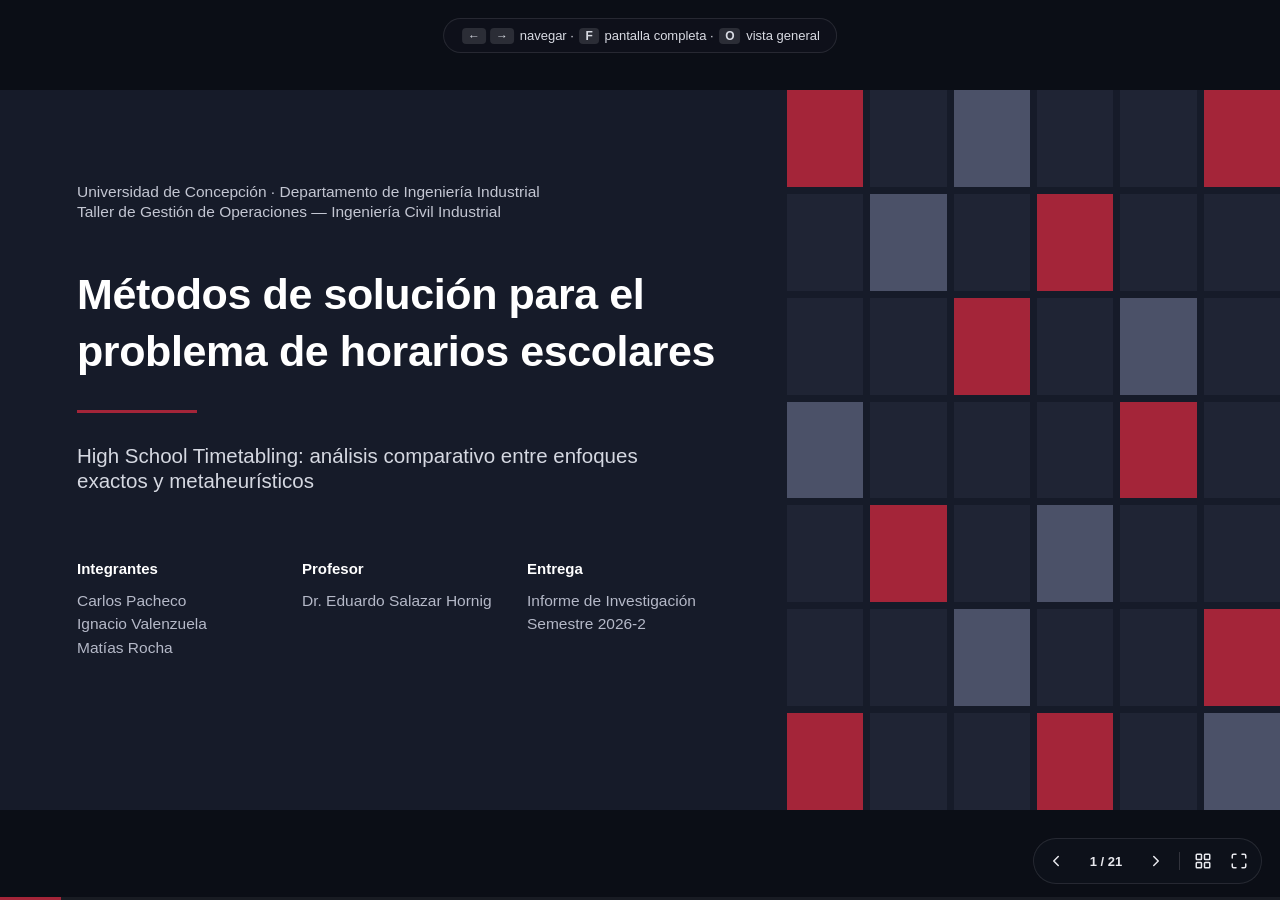
<file: Presentacion de Investigacion/Investigacion_HSTT_Grupo5.html>
<!doctype html>
<html lang="es">
<head>
<meta charset="utf-8">
<meta name="viewport" content="width=device-width, initial-scale=1">
<meta name="description" content="Métodos de solución para el problema de horarios escolares (High School Timetabling) · Grupo 5 · Taller de Gestión de Operaciones, UdeC">
<title>Horarios escolares · Grupo 5</title>
<style>
*{box-sizing:border-box;margin:0;padding:0}
:root{
  --navy:#161b29; --navy-2:#1f2434; --navy-3:#2c3245;
  --red:#a42539; --red-dk:#7a1528; --slate:#4b5168;
  --bg:#edeef2; --card:#fff; --line:#dcdee5; --muted:#6b7086; --ink:#161b29;
  --pink:#f6d8dd; --empty:#f4f5f8;
  --ease:cubic-bezier(.2,.75,.2,1);
  --font:"Helvetica Neue",Helvetica,Arial,"Liberation Sans",sans-serif;
  --mono:"SF Mono",Menlo,Consolas,"Liberation Mono",monospace;
}
html,body{height:100%;background:#0b0e16;overflow:hidden;font-family:var(--font);color:var(--ink);-webkit-font-smoothing:antialiased}
body.idle{cursor:none}

/* ---------- Escenario y escalado ---------- */
#viewport{position:fixed;inset:0;overflow:hidden}
#sizer{position:absolute;inset:0}
#deck{position:absolute;left:50%;top:50%;width:1280px;height:720px;transform:translate(-50%,-50%) scale(var(--s,1));counter-reset:slide}
.slide{position:absolute;inset:0;background:var(--bg);padding:48px 53px 68px;display:flex;flex-direction:column;overflow:hidden;counter-increment:slide;
  opacity:0;visibility:hidden;transform:translateX(44px);
  transition:opacity .5s ease,transform .65s var(--ease),visibility 0s linear .65s}
.slide.past{transform:translateX(-44px)}
.slide.active{opacity:1;visibility:visible;transform:none;transition:opacity .5s ease,transform .65s var(--ease),visibility 0s}
.slide.dark{background:var(--navy);color:#fff}

/* ---------- Animaciones de entrada ---------- */
@keyframes a-up{from{opacity:0;transform:translateY(26px)}to{opacity:1;transform:none}}
@keyframes a-left{from{opacity:0;transform:translateX(-48px)}to{opacity:1;transform:none}}
@keyframes a-right{from{opacity:0;transform:translateX(48px)}to{opacity:1;transform:none}}
@keyframes a-fade{from{opacity:0}to{opacity:1}}
@keyframes a-pop{0%{opacity:0;transform:scale(.55)}65%{opacity:1;transform:scale(1.08)}100%{opacity:1;transform:none}}
@keyframes a-wipe{from{clip-path:inset(0 100% 0 0)}to{clip-path:inset(0 0 0 0)}}
@keyframes a-growx{from{transform:scaleX(0)}to{transform:none}}
@keyframes a-bar{from{height:0}}
@keyframes a-draw{from{stroke-dashoffset:1}to{stroke-dashoffset:0}}
@keyframes a-type{from{width:0}}
@keyframes a-caret{0%,100%{border-color:transparent}50%{border-color:#fff}}
@keyframes a-destroy{0%{opacity:1;transform:none}35%{opacity:1;transform:translateY(-3px) scale(1.06)}100%{opacity:0;transform:translateY(-18px) scale(.55)}}
@keyframes a-flash{0%{background:#fff;color:var(--ink)}100%{background:var(--pink);color:var(--red-dk)}}
@keyframes a-nudge{0%,100%{transform:none}50%{transform:translateX(5px)}}

.slide.active [data-anim]{animation-duration:.75s;animation-timing-function:var(--ease);animation-fill-mode:both;animation-delay:calc(var(--d,0) * 110ms + 180ms)}
.slide.active [data-anim=up]{animation-name:a-up}
.slide.active [data-anim=left]{animation-name:a-left}
.slide.active [data-anim=right]{animation-name:a-right}
.slide.active [data-anim=fade]{animation-name:a-fade}
.slide.active [data-anim=pop]{animation-name:a-pop;animation-duration:.6s}
.slide.active [data-anim=wipe]{animation-name:a-wipe;animation-duration:.9s}
.slide.active [data-anim=growx]{animation-name:a-growx;animation-duration:.9s}
[data-anim=growx]{transform-origin:left center}

/* ---------- Elementos comunes ---------- */
.eyebrow{display:flex;align-items:center;gap:24px;height:22px;font-size:14.5px;font-weight:700;color:var(--red);white-space:nowrap}
.eyebrow::after{content:"";flex:1;height:1px;background:#d6d8e0;transform-origin:left center}
.dark .eyebrow{color:#fff}
.dark .eyebrow::after{background:var(--navy-3)}
.slide.active .eyebrow{animation:a-fade .6s ease both .05s}
.slide.active .eyebrow::after{animation:a-growx 1.2s var(--ease) both .15s}
h2{font-size:38px;font-weight:700;letter-spacing:-.4px;line-height:46px;margin-top:18px}
.content{flex:1;display:flex;flex-direction:column;gap:19px;margin-top:40px;min-height:0}
.main{flex:1;min-height:0}
footer{position:absolute;left:53px;right:53px;bottom:24px;display:flex;justify-content:space-between;align-items:flex-end;gap:30px;font-size:12.5px;color:var(--muted)}
footer::after{content:counter(slide);font-size:12.5px}
.dark footer{color:#6e7389}
.card{background:var(--card);border:1px solid var(--line)}
.mu{color:var(--muted)}
.lead{font-size:19px;line-height:1.3}
.kicker{font-size:17.5px;font-weight:700;color:var(--red)}
.tag{display:inline-flex;align-items:center;justify-content:center;flex:none;min-width:108px;padding:5px 14px;background:var(--red);color:#fff;font-size:13px;font-weight:700;white-space:nowrap}
.tag.slate{background:var(--slate)}
.tag.dk{background:var(--red-dk)}
.banner{flex:none;min-height:71px;display:flex;align-items:center;gap:22px;padding:10px 29px;background:var(--navy);color:#fff;font-size:18.5px;line-height:1.3}
.banner .tag{min-width:108px}
.banner.short{min-height:51px}
.banner.split{gap:0}
.banner.split>div{flex:1;display:flex;align-items:center;gap:18px}
.banner.split>div+div{padding-left:24px}
.ic{width:1em;height:1em;fill:none;stroke:currentColor;stroke-width:2;stroke-linecap:round;stroke-linejoin:round;flex:none}
.ic.red{color:var(--red)}

/* tablas como grilla */
.tbl{display:flex;flex-direction:column}
.tr{display:grid}
.tr>span{display:flex;align-items:center;padding:0 12px;border-right:1px solid var(--line)}
.tr>span:last-child{border-right:0}
.th{background:var(--navy);color:#fff;font-weight:700;font-size:15.5px}
.th>span{border-right-color:#2c3245}
.tr:not(.th){background:#fff;border:1px solid var(--line);border-top:0}
.c{justify-content:center;text-align:center}
.rt{justify-content:flex-end;text-align:right}
.b{font-weight:700}

/* gráficos de barras */
.chart-title{font-size:17px;text-align:center;margin-bottom:14px}
.plot{position:relative;margin-left:46px;background:#fff;border-left:1px solid #9a9eb0;border-bottom:1px solid #9a9eb0}
.ytick{position:absolute;left:0;right:0;bottom:calc(var(--v) * 1%);border-top:1px solid #e7e8ed}
.ytick span{position:absolute;right:calc(100% + 10px);top:0;transform:translateY(-50%);font-size:13px;color:var(--muted)}
.bars{position:absolute;inset:0;display:grid;grid-auto-flow:column;grid-auto-columns:1fr;align-items:end;justify-items:center}
.bar{position:relative;width:62%;height:calc(var(--v) * 1%);background:var(--red)}
.bar.dk{background:var(--red-dk)}
.bar b{position:absolute;left:-20px;right:-20px;bottom:calc(100% + 5px);text-align:center;font-size:22px;font-weight:700;color:var(--ink)}
.slide.active .bar{animation:a-bar 1.3s var(--ease) both;animation-delay:calc(var(--d,0) * 110ms + 180ms)}
.xlabels{display:grid;grid-auto-flow:column;grid-auto-columns:1fr;margin-left:46px;margin-top:9px;text-align:center;font-size:15px;color:var(--muted)}

/* ---------- 1 · Portada ---------- */
.s1{padding:0}
.s1-left{position:absolute;left:77px;top:92px;width:690px}
.s1-uni{font-size:15.5px;line-height:1.3;color:#c3c6d2}
.s1 h1{font-size:43px;line-height:1.32;font-weight:700;letter-spacing:-.4px;margin-top:44px}
.s1-rule{width:120px;height:3px;background:var(--red);margin-top:30px}
.s1-sub{font-size:20.5px;line-height:1.25;color:#d5d8e1;margin-top:30px;width:610px}
.s1-meta{display:grid;grid-template-columns:225px 225px 1fr;margin-top:66px}
.s1-meta h4{font-size:15px;font-weight:700}
.s1-meta p{font-size:15.5px;line-height:1.5;color:#b5b9c8;margin-top:12px}
.hero{position:absolute;top:0;right:0;bottom:0;width:493px;display:grid;grid-template-columns:repeat(6,1fr);grid-template-rows:repeat(7,1fr);gap:7px}
.tile{background:var(--navy-2);transition:background-color .9s ease}
.tile.r{background:var(--red)}
.tile.s{background:var(--slate)}

/* ---------- 2 · Estructura ---------- */
.agenda{display:flex;flex-direction:column;gap:14px}
.ag{height:78px;display:grid;grid-template-columns:82px 360px 1fr;align-items:center;padding:0 29px}
.ag-n{font-size:29px;font-weight:700;color:var(--red)}
.ag-t{font-size:21px;font-weight:700}
.ag-d{font-size:17.5px;line-height:1.25;color:var(--muted)}

/* ---------- 3 · El problema ---------- */
.s3{display:grid;grid-template-columns:571px 1fr;gap:41px}
.s3-card{padding:16px 29px}
.s3-card h3,.why>h3{font-size:20px;font-weight:700}
.s3-card>p{font-size:17.5px;line-height:1.3;margin-top:8px}
.tt{display:grid;grid-template-columns:52px repeat(5,82px);grid-auto-rows:42px;gap:7px 6px;margin-top:34px;font-size:13.5px;font-weight:700;color:var(--muted)}
.tt>b{display:flex;align-items:center;justify-content:center}
.tt>b.row{justify-content:flex-start;padding-left:2px}
.tt>b.day{align-items:flex-end;padding-bottom:2px;height:auto}
.tt i{display:flex;align-items:center;justify-content:center;background:var(--slate);color:#fff;font:700 14px var(--mono)}
.tt i.m{background:var(--red)}
.tt i.e{background:var(--empty);border:1px dashed #cdd0d9}
.why{padding-top:2px}
.why-item{display:grid;grid-template-columns:48px 1fr;margin-top:28px;font-size:30px}
.why-item .ic{color:var(--red);margin-top:-2px}
.why-item h4{font-size:18.5px;font-weight:700}
.why-item p{font-size:16.5px;line-height:1.3;color:var(--muted);margin-top:8px}

/* ---------- 4 · Complejidad ---------- */
.s4{display:grid;grid-template-columns:360px 1fr 1fr;gap:18px}
.s4-dark{background:var(--navy);color:#fff;padding:24px 26px;font-size:34px}
.s4-dark h3{font-size:24px;font-weight:700;margin-top:12px}
.s4-dark p{font-size:17.5px;line-height:1.25;color:#d4d7e0;margin-top:24px}
.s4-rule{display:block;width:86px;height:2px;background:var(--red);margin:36px 0 16px}
.s4-dark strong{display:block;font-size:16.5px;line-height:1.3}
.s4-card{padding:24px 26px;font-size:34px}
.s4-card h3{font-size:20px;font-weight:700;margin-top:14px}
.s4-card .sub{font-size:15.5px;line-height:1.3;color:var(--muted);margin-top:8px}
.s4-card ul{list-style:none;margin-top:30px}
.s4-card li{position:relative;padding-left:30px;font-size:16.5px;line-height:1.3;margin-top:10px}
.s4-card li::before{content:"";position:absolute;left:4px;top:8px;width:5px;height:5px;border-radius:50%;background:var(--ink)}

/* ---------- 5 · Objetivo ---------- */
.s5{display:flex;flex-direction:column;gap:20px}
.s5-top{position:relative;display:grid;grid-template-columns:1fr 1fr;gap:55px;height:250px}
.s5-panel{color:#fff;padding:30px 34px}
.s5-panel.slate{background:var(--slate)}
.s5-panel.red{background:var(--red)}
.s5-h{display:flex;align-items:center;gap:16px;font-size:38px}
.s5-h h3{font-size:25px;font-weight:700}
.s5-panel p{font-size:19.5px;line-height:1.3;margin-top:34px}
.vs{position:absolute;left:calc(50% - 29px);top:calc(50% - 29px);width:58px;height:58px;border-radius:50%;background:#fff;border:1px solid var(--line);display:grid;place-items:center;font-size:16px;font-weight:700;box-shadow:0 4px 18px rgba(0,0,0,.12)}
.s5-q{display:flex;align-items:center;gap:22px;padding:0 34px;height:110px;font-size:38px}
.s5-q p{font-size:19.5px;line-height:1.3}
.s5-q b{color:var(--red)}

/* ---------- 6 y 7 · Enfoques ---------- */
.cards4{display:grid;grid-template-columns:repeat(4,1fr);gap:14px}
.mcard{border-top:3px solid var(--slate);padding:20px 22px;font-size:31px}
.redtop .mcard{border-top-color:var(--red)}
.redtop .mcard.pop{border-top-color:var(--red-dk)}
.mcard h3{font-size:19.5px;font-weight:700;line-height:1.2;margin-top:12px;min-height:47px}
.mcard code{display:block;font:700 13.5px var(--mono);color:var(--red);margin-top:6px}
.mcard p{font-size:15.5px;line-height:1.3;color:var(--muted);margin-top:14px}
.s6 .kicker{margin-top:14px;margin-bottom:-6px}
.s7-top{display:grid;grid-template-columns:1fr 416px;gap:42px;align-items:start}
.note{background:var(--pink);padding:13px 15px;font-size:15.5px;line-height:1.3;margin-top:-6px}
.note b{color:var(--red-dk)}
.s7-heads{display:grid;grid-template-columns:repeat(4,1fr);gap:14px;margin-bottom:-6px;margin-top:2px}
.s7-heads h4:first-child{grid-column:span 3}

/* ---------- 8 · Comparación ---------- */
.cmp{display:grid;grid-template-columns:437px 1fr 437px;grid-template-rows:59px repeat(6,50px);gap:7px 12px;align-content:start}
.cmp-h{display:flex;align-items:center;justify-content:center;color:#fff;font-size:20px;font-weight:700}
.cmp-h.l{background:var(--slate)}
.cmp-h.r{background:var(--red)}
.cmp-h.m{color:var(--muted);font-size:14px}
.cmp-c{display:flex;align-items:center;gap:10px;padding:0 16px 0 44px;background:#f3f4f7;border:1px solid #e3e5ea;color:var(--muted);font-size:17px}
.cmp-c.win{background:#fff;color:var(--ink);font-weight:700;padding-left:14px}
.cmp-c.win.l{border-color:#5b6178}
.cmp-c.win.r{border-color:#d78d9a}
.chk{width:20px;height:20px;fill:none;stroke:#8f2a3c;stroke-width:2.4;stroke-linecap:round;stroke-linejoin:round;flex:none}
.chk path{stroke-dasharray:1;stroke-dashoffset:0}
.slide.active .chk path{animation:a-draw .45s ease both;animation-delay:calc(var(--d,0) * 110ms + 620ms)}
.cmp-m{background:var(--navy);color:#fff;font-size:15.5px;font-weight:700;display:flex;align-items:center;justify-content:center}

/* ---------- 9 · ITC 2011 ---------- */
.t9 .tr{grid-template-columns:105px 192px 1fr 192px 192px}
.t9 .th{height:48px}
.t9 .tr:not(.th){height:69px;font-size:18px}
.t9 .rank{color:var(--muted);font-weight:700}

/* ---------- 10 · Kristiansen ---------- */
.s10{display:grid;grid-template-columns:441px 1fr;gap:18px}
.s10-l{padding:16px 24px}
.s10-big{font-size:64px;font-weight:700;color:var(--slate);margin-top:30px;letter-spacing:-1px}
.s10-l p{font-size:17.5px;line-height:1.3;margin-top:26px}
.s10-r{padding:16px 24px 20px;display:flex;flex-direction:column}
.s10-head{display:flex;align-items:center;gap:14px;font-size:15.5px}
.s10-grid{flex:1;display:grid;grid-template-columns:1fr 1fr;gap:14px;margin-top:18px}
.s10-grid>div{background:var(--bg);display:grid;grid-template-columns:105px 1fr;align-items:center;padding:0 24px;font-size:18px}
.s10-grid b{font-size:46px;color:var(--red);letter-spacing:-1px}

/* ---------- 11 · Híbridos ---------- */
.s11{display:grid;grid-template-columns:360px 1fr;gap:24px}
.s11-panel{background:var(--red-dk);color:#fff;padding:32px 29px}
.s11-big{font-size:50px;font-weight:700;letter-spacing:-1px}
.s11-panel p{font-size:18px;line-height:1.3;margin-top:16px}
.s11-rule{display:block;width:86px;height:2px;background:#fff;margin-top:42px}
.s11-panel p.small{font-size:15px;margin-top:18px}
.t11 .tr{grid-template-columns:210px 283px 1fr}
.t11 .th{height:44px}
.t11 .tr:not(.th){flex:1;font-size:17.5px;line-height:1.3}
.t11 .tr>span{padding:0 12px}

/* ---------- 12 · Lectio / MIP ---------- */
.s12{display:grid;grid-template-columns:528px 1fr;gap:33px}
.s12-l{display:flex;flex-direction:column}
.stats{display:flex;flex-direction:column;gap:12px;margin-top:auto}
.stat{height:76px;display:grid;grid-template-columns:108px 1fr;align-items:center;padding:0 20px;font-size:17.5px}
.stat b{font-size:31px;color:var(--red)}
.s12-r{padding:18px 20px;margin-top:-10px}
.s12-r h3{font-size:26px;font-weight:700;margin-top:10px}
.s12-r>p{font-size:17px;line-height:1.3;margin-top:8px}
.code{background:var(--navy);color:#fff;padding:13px 19px 12px;margin-top:22px}
.code-l{display:block;font-size:13.5px;font-weight:700;color:#e5e7ee}
.type{font:700 21px var(--mono);white-space:nowrap;overflow:hidden;width:calc(var(--n) * 1ch + 4px);border-right:3px solid transparent;margin-top:10px;line-height:1.35}
.slide.active .type{animation:a-type 1.5s steps(30,end) both .95s,a-caret .6s step-end 5 .95s}
.code-ex{font:15.5px var(--mono);color:#b8bccb;margin-top:10px}
.code-c{font-size:13.5px;color:#a3a7b8;margin-top:4px}
.s12-vars{display:grid;grid-template-columns:auto 1fr;gap:24px;align-items:center;margin-top:22px}
.s12-vars b{font-size:32px;color:var(--red);white-space:nowrap}
.s12-vars>span{font-size:14.5px;line-height:1.25}

/* ---------- 13 · Dos etapas ---------- */
.s13{gap:15px}
.intro-row{display:flex;align-items:center;gap:18px}
.intro-row .tag{min-width:240px}
.intro-row p{font-size:18.5px;line-height:1.25}
.s13-stages,.s13-gp{display:grid;grid-template-columns:1fr 55px 1fr}
.s13-stages{height:256px}
.stage{display:flex;flex-direction:column}
.stage-h{height:46px;display:flex;align-items:center;gap:52px;padding:0 20px;color:#fff;flex:none}
.stage-h.slate{background:var(--slate)}
.stage-h.dk{background:var(--red-dk)}
.stage-h span{font-size:15px;font-weight:700}
.stage-h b{font-size:20px}
.stage-b{flex:1;display:flex;flex-direction:column;padding:16px 20px 20px}
.eq{display:flex;align-items:center;height:48px;padding:0 14px;background:var(--bg);font:700 18px var(--mono)}
.stage-b p{font-size:16.5px;line-height:1.3;color:var(--muted);margin-top:14px}
.stage-b .vars{margin-top:auto;font-size:21px;color:var(--red)}
.s13-arrow{align-self:center;justify-self:center;width:58px;height:58px;border-radius:50%;background:#fff;border:1px solid var(--line);display:grid;place-items:center;font-size:24px;z-index:1;box-shadow:0 4px 14px rgba(0,0,0,.08)}
.slide.active .s13-arrow .ic{animation:a-nudge 1.4s ease-in-out infinite 1.6s}
.s13-gp{height:92px}
.gp{display:flex;align-items:center;gap:18px;padding:0 22px;font-size:16.5px;line-height:1.3}
.gp .tag{min-width:76px}

/* ---------- 14 · ALNS ---------- */
.s14{gap:14px}
.s14-steps{display:grid;grid-template-columns:1fr 34px 1fr 34px 1fr;height:264px;align-items:center}
.step{height:100%;padding:13px 18px 16px;display:flex;flex-direction:column}
.step-h{display:flex;align-items:center;gap:12px}
.num{width:34px;height:34px;border-radius:50%;background:var(--red);color:#fff;display:grid;place-items:center;font-size:16px;font-weight:700;font-style:normal;flex:none}
.step-h h3{font-size:20px;font-weight:700}
.step p{font-size:16px;color:var(--muted);margin-top:auto}
.mg{display:grid;grid-template-columns:repeat(5,52px);grid-auto-rows:30px;gap:5px;justify-content:center;margin-top:14px}
.mg i{position:relative;background:var(--slate)}
.mg i.e{background:var(--empty);border:1px solid #dfe1e7}
.mg i.x{background:var(--pink);border:1.5px dashed #b4505f}
.mg i.x::after{content:"";position:absolute;inset:-1.5px;background:var(--slate);opacity:0}
.slide.active .mg i.x::after{animation:a-destroy .75s var(--ease) both;animation-delay:var(--dd)}
.mg i.r{background:var(--red)}
.s14-arr{width:26px;height:12px;justify-self:center;fill:none;stroke:var(--red);stroke-width:1.6;stroke-linecap:round;stroke-linejoin:round}
.s14-row{display:grid;grid-template-columns:1fr 1fr;gap:28px;height:94px}
.step2{display:grid;grid-template-columns:34px 112px 1fr;align-items:center;gap:12px;padding:0 18px}
.step2 h3{font-size:20px;font-weight:700}
.step2 p{font-size:15.5px;line-height:1.25;color:var(--muted)}

/* ---------- 15 · Resultados ---------- */
.s15{display:grid;grid-template-columns:500px 1fr;gap:40px}
.s15-l{display:flex;flex-direction:column;gap:12px}
.s15-k{font-size:18.5px;font-weight:700}
.res{flex:1;display:grid;grid-template-columns:70px 1fr;align-items:center;padding:0 26px;font-size:40px}
.res .lbl{display:block;font-size:15.5px;font-weight:700;color:var(--muted)}
.res b{display:block;font-size:40px;color:var(--red);margin-top:8px;letter-spacing:-.5px}
.res .sub{display:block;font-size:18px;margin-top:6px}
.s15-chart{padding-top:6px}
.s15-chart .plot{height:282px}

/* ---------- 16 · Según tamaño ---------- */
.s16{display:grid;grid-template-columns:1fr 446px;gap:43px}
.s16-chart .plot{height:206px}
.s16-chart .bar{width:66%}
.xtitle{text-align:center;margin-left:46px;margin-top:10px;font-size:15px;color:var(--muted)}
.s16-note{font-size:15px;line-height:1.3;color:var(--muted);margin-top:26px}
.s16-note b{color:var(--ink)}
.s16-r h3{font-size:19px;font-weight:700}
.s16-r .small{font-size:14.5px;margin-top:6px}
.t16{margin-top:20px}
.t16 .tr{grid-template-columns:1.1fr 1fr 1fr 1fr}
.t16 .th{height:46px}
.t16 .tr:not(.th){height:63px;font-size:18px}
.t16 .best{background:var(--pink);color:var(--red-dk);font-weight:700}
.slide.active .t16 .best{animation:a-flash .6s ease both;animation-delay:calc(var(--d,0) * 110ms + 180ms)}
.s16-r .after{font-size:15px;line-height:1.3;margin-top:20px}

/* ---------- 17 · Discusión ---------- */
.s17{gap:12px}
.dec{height:81px;display:grid;grid-template-columns:380px 64px 164px 1fr;align-items:center;gap:0 12px;padding:0 24px}
.dec h3{font-size:19.5px;font-weight:700;line-height:1.25}
.dec .arr{width:40px;height:12px;justify-self:center;fill:none;stroke:var(--muted);stroke-width:1.5;stroke-linecap:round;stroke-linejoin:round}
.dec .tag{min-width:164px}
.dec p{font-size:15.5px;line-height:1.3;color:var(--muted);padding-left:14px}
.synth{margin-top:18px;flex:1;background:var(--navy);color:#fff;padding:20px 24px}
.synth-cols{display:grid;grid-template-columns:1fr 1fr;gap:64px;margin-top:14px;font-size:18.5px;line-height:1.3}
.synth-cols p:first-child{color:#e4e6ec}
.synth-cols p.b{font-weight:700}

/* ---------- 18 · Conclusiones ---------- */
.concl{height:291px;flex:none}
.cc{background:var(--navy-2);border:1px solid var(--navy-3);padding:22px 22px}
.cc-top{display:flex;justify-content:space-between;align-items:center}
.cc-ic{width:50px;height:50px;background:var(--red);display:grid;place-items:center;font-size:22px}
.cc-n{font-size:30px;font-weight:700;color:#3b4157}
.cc h3{font-size:19.5px;font-weight:700;margin-top:30px}
.cc p{font-size:15.5px;line-height:1.3;color:#c3c6d2;margin-top:12px}
.final{margin-top:4px;height:96px;background:var(--red);display:flex;align-items:center;padding:0 38px;font-size:23.5px;font-weight:700}
.thanks{font-size:18px;color:#a3a7b8;margin-top:12px}

/* ---------- 19 · Referencias ---------- */
.refs{columns:2;column-gap:42px;font-size:15.5px;line-height:1.32}
.refs p{break-inside:avoid;margin-bottom:12px}

/* ---------- 20 · Anexo A ---------- */
.annex{display:flex;flex-direction:column;gap:14px}
.ax{height:74px;display:grid;grid-template-columns:248px 1fr;align-items:center;padding:0 29px}
.ax h3{font-size:19px;font-weight:700}
.ax p{font-size:17px;line-height:1.3}
.ax.obj h3{color:var(--red)}

/* ---------- 21 · Anexo B ---------- */
.s21{display:grid;grid-template-columns:566px 1fr;gap:41px}
.s21 h3{font-size:19px;font-weight:700;margin-bottom:14px}
.ops{display:flex;flex-direction:column;gap:11px}
.op{height:67px;display:flex;align-items:center;gap:19px;padding:0 19px;font-size:18px}
.op .tag{min-width:106px}
.s21 h3.mt{margin-top:28px}
.s21 ul{list-style:none}
.s21 li{position:relative;padding-left:36px;font-size:17.5px;line-height:1.3;margin-bottom:10px}
.s21 li::before{content:"";position:absolute;left:3px;top:8px;width:5px;height:5px;border-radius:50%;background:var(--ink)}

/* ---------- Controles ---------- */
#progress{position:fixed;left:0;right:0;bottom:0;height:3px;background:rgba(255,255,255,.06);z-index:10}
#progress i{display:block;height:100%;width:calc(var(--p,0) * 100%);background:var(--red);transition:width .55s var(--ease)}
#ui{position:fixed;right:18px;bottom:16px;display:flex;align-items:center;gap:2px;padding:5px;background:rgba(15,18,28,.84);-webkit-backdrop-filter:blur(8px);backdrop-filter:blur(8px);border:1px solid rgba(255,255,255,.1);border-radius:999px;color:#e8e9ee;font:600 13px var(--font);z-index:10;transition:opacity .4s,transform .4s}
body.idle #ui{opacity:0;transform:translateY(8px);pointer-events:none}
#ui button{all:unset;width:34px;height:34px;display:grid;place-items:center;border-radius:50%;cursor:pointer;color:#e8e9ee;font-size:18px}
#ui button:hover{background:rgba(255,255,255,.13)}
#ui button:focus-visible{outline:2px solid var(--red)}
#ui .sep{width:1px;height:18px;background:rgba(255,255,255,.15);margin:0 4px}
#count{min-width:62px;text-align:center;font-variant-numeric:tabular-nums}
#hint{position:fixed;left:50%;top:18px;transform:translateX(-50%);padding:9px 16px;border-radius:999px;background:rgba(15,18,28,.88);border:1px solid rgba(255,255,255,.1);color:#d9dbe3;font:500 13px var(--font);white-space:nowrap;z-index:11;transition:opacity .6s}
#hint kbd{font:600 12px var(--font);padding:1px 6px;border-radius:4px;background:rgba(255,255,255,.12);margin:0 2px}
#hint.hide{opacity:0;pointer-events:none}

/* ---------- Vista general (tecla O) ---------- */
body.overview #viewport{overflow-y:auto;overflow-x:hidden}
body.overview #sizer{position:relative;inset:auto;width:100%}
body.overview #deck{left:var(--ox,40px);top:40px;transform:scale(var(--s));transform-origin:0 0;display:grid;gap:70px}
body.overview .slide{position:relative;inset:auto;width:1280px;height:720px;opacity:1;visibility:visible;transform:none;transition:none;cursor:pointer;outline:0 solid transparent}
body.overview .slide:hover{outline:16px solid rgba(255,255,255,.35)}
body.overview .slide.current{outline:16px solid var(--red)}
body.overview .slide *,body.overview .slide *::before,body.overview .slide *::after,body.overview .slide{animation:none!important}
body.overview #ui .nav{display:none}

@media (prefers-reduced-motion:reduce){
  .slide,.slide *,.slide *::before,.slide *::after{animation:none!important;transition:none!important}
}
@media print{
  @page{size:1280px 720px;margin:0}
  html,body{overflow:visible;height:auto;background:#fff}
  #viewport,#sizer{position:static;overflow:visible}
  #deck{position:static;transform:none!important;width:1280px;height:auto}
  .slide{position:relative;width:1280px;height:720px;opacity:1;visibility:visible;transform:none;break-after:page;-webkit-print-color-adjust:exact;print-color-adjust:exact}
  .slide *,.slide *::before,.slide *::after{animation:none!important;transition:none!important}
  #ui,#progress,#hint{display:none}
}
</style>
</head>
<body>

<svg width="0" height="0" style="position:absolute" aria-hidden="true">
  <symbol id="i-house" viewBox="0 0 24 24"><path d="M15 21v-8a1 1 0 0 0-1-1h-4a1 1 0 0 0-1 1v8"/><path d="M3 10a2 2 0 0 1 .709-1.528l7-5.999a2 2 0 0 1 2.582 0l7 5.999A2 2 0 0 1 21 10v9a2 2 0 0 1-2 2H5a2 2 0 0 1-2-2z"/></symbol>
  <symbol id="i-wrench" viewBox="0 0 24 24"><path d="M14.7 6.3a1 1 0 0 0 0 1.4l1.6 1.6a1 1 0 0 0 1.4 0l3.77-3.77a6 6 0 0 1-7.94 7.94l-6.91 6.91a2.12 2.12 0 0 1-3-3l6.91-6.91a6 6 0 0 1 7.94-7.94l-3.76 3.76z"/></symbol>
  <symbol id="i-activity" viewBox="0 0 24 24"><path d="M22 12h-4l-3 9L9 3l-3 9H2"/></symbol>
  <symbol id="i-grid" viewBox="0 0 24 24"><rect width="7" height="7" x="3" y="3" rx="1"/><rect width="7" height="7" x="14" y="3" rx="1"/><rect width="7" height="7" x="14" y="14" rx="1"/><rect width="7" height="7" x="3" y="14" rx="1"/></symbol>
  <symbol id="i-lock" viewBox="0 0 24 24"><rect width="18" height="11" x="3" y="11" rx="2" ry="2"/><path d="M7 11V7a5 5 0 0 1 10 0v4"/></symbol>
  <symbol id="i-sliders" viewBox="0 0 24 24"><path d="M4 21v-7M4 10V3M12 21v-9M12 8V3M20 21v-5M20 12V3M2 14h4M10 8h4M18 16h4"/></symbol>
  <symbol id="i-check-circle" viewBox="0 0 24 24"><circle cx="12" cy="12" r="10"/><path d="m9 12 2 2 4-4"/></symbol>
  <symbol id="i-zap" viewBox="0 0 24 24"><path d="M4 14a1 1 0 0 1-.78-1.63l9.9-10.2a.5.5 0 0 1 .86.46l-1.92 6.02A1 1 0 0 0 13 10h7a1 1 0 0 1 .78 1.63l-9.9 10.2a.5.5 0 0 1-.86-.46l1.92-6.02A1 1 0 0 0 11 14z"/></symbol>
  <symbol id="i-help" viewBox="0 0 24 24"><circle cx="12" cy="12" r="10"/><path d="M9.09 9a3 3 0 0 1 5.83 1c0 2-3 3-3 3"/><path d="M12 17h.01"/></symbol>
  <symbol id="i-funnel" viewBox="0 0 24 24"><path d="M22 3H2l8 9.46V19l4 2v-8.54L22 3z"/></symbol>
  <symbol id="i-check" viewBox="0 0 24 24"><path d="M20 6 9 17l-5-5"/></symbol>
  <symbol id="i-scissors" viewBox="0 0 24 24"><circle cx="6" cy="6" r="3"/><path d="M8.12 8.12 12 12"/><path d="M20 4 8.12 15.88"/><circle cx="6" cy="18" r="3"/><path d="M14.8 14.8 20 20"/></symbol>
  <symbol id="i-thermo" viewBox="0 0 24 24"><path d="M14 4v10.54a4 4 0 1 1-4 0V4a2 2 0 0 1 4 0Z"/></symbol>
  <symbol id="i-ban" viewBox="0 0 24 24"><circle cx="12" cy="12" r="10"/><path d="m4.9 4.9 14.2 14.2"/></symbol>
  <symbol id="i-map" viewBox="0 0 24 24"><path d="M14.106 5.553a2 2 0 0 0 1.788 0l3.659-1.83A1 1 0 0 1 21 4.619v12.764a1 1 0 0 1-.553.894l-4.553 2.277a2 2 0 0 1-1.788 0l-4.212-2.106a2 2 0 0 0-1.788 0l-3.659 1.83A1 1 0 0 1 3 19.381V6.618a1 1 0 0 1 .553-.894l4.553-2.277a2 2 0 0 1 1.788 0z"/><path d="M15 5.764v15"/><path d="M9 3.236v15"/></symbol>
  <symbol id="i-users" viewBox="0 0 24 24"><path d="M16 21v-2a4 4 0 0 0-4-4H6a4 4 0 0 0-4 4v2"/><circle cx="9" cy="7" r="4"/><path d="M22 21v-2a4 4 0 0 0-3-3.87"/><path d="M16 3.13a4 4 0 0 1 0 7.75"/></symbol>
  <symbol id="i-clock" viewBox="0 0 24 24"><circle cx="12" cy="12" r="10"/><path d="M12 6v6l4 2"/></symbol>
  <symbol id="i-chart" viewBox="0 0 24 24"><path d="M18 20V10M12 20V4M6 20v-6"/></symbol>
  <symbol id="i-layers" viewBox="0 0 24 24"><path d="m12.83 2.18a2 2 0 0 0-1.66 0L2.6 6.08a1 1 0 0 0 0 1.83l8.58 3.91a2 2 0 0 0 1.66 0l8.58-3.9a1 1 0 0 0 0-1.83Z"/><path d="m22 17.65-9.17 4.16a2 2 0 0 1-1.66 0L2 17.65"/><path d="m22 12.65-9.17 4.16a2 2 0 0 1-1.66 0L2 12.65"/></symbol>
  <symbol id="i-award" viewBox="0 0 24 24"><circle cx="12" cy="8" r="6"/><path d="M15.477 12.89 17 22l-5-3-5 3 1.523-9.11"/></symbol>
  <symbol id="i-merge" viewBox="0 0 24 24"><circle cx="18" cy="18" r="3"/><circle cx="6" cy="6" r="3"/><path d="M6 21V9a9 9 0 0 0 9 9"/></symbol>
  <symbol id="i-arrow-r" viewBox="0 0 24 24"><path d="M5 12h14"/><path d="m12 5 7 7-7 7"/></symbol>
  <symbol id="i-chev-l" viewBox="0 0 24 24"><path d="m15 18-6-6 6-6"/></symbol>
  <symbol id="i-chev-r" viewBox="0 0 24 24"><path d="m9 18 6-6-6-6"/></symbol>
  <symbol id="i-max" viewBox="0 0 24 24"><path d="M8 3H5a2 2 0 0 0-2 2v3"/><path d="M21 8V5a2 2 0 0 0-2-2h-3"/><path d="M3 16v3a2 2 0 0 0 2 2h3"/><path d="M16 21h3a2 2 0 0 0 2-2v-3"/></symbol>
</svg>

<div id="viewport"><div id="sizer"><div id="deck">

<!-- 1 · Portada -->
<section class="slide dark s1">
  <div class="s1-left">
    <p class="s1-uni" data-anim="fade">Universidad de Concepción · Departamento de Ingeniería Industrial<br>Taller de Gestión de Operaciones — Ingeniería Civil Industrial</p>
    <h1 data-anim="up" style="--d:1">Métodos de solución para el problema de horarios escolares</h1>
    <div class="s1-rule" data-anim="growx" style="--d:3"></div>
    <p class="s1-sub" data-anim="up" style="--d:4">High School Timetabling: análisis comparativo entre enfoques exactos y metaheurísticos</p>
    <div class="s1-meta">
      <div data-anim="up" style="--d:5.5"><h4>Integrantes</h4><p>Carlos Pacheco<br>Ignacio Valenzuela<br>Matías Rocha</p></div>
      <div data-anim="up" style="--d:6.2"><h4>Profesor</h4><p>Dr. Eduardo Salazar Hornig</p></div>
      <div data-anim="up" style="--d:6.9"><h4>Entrega</h4><p>Informe de Investigación<br>Semestre 2026-2</p></div>
    </div>
  </div>
  <div class="hero" id="hero" aria-hidden="true"></div>
</section>

<!-- 2 · Estructura -->
<section class="slide">
  <div class="eyebrow">Estructura</div>
  <h2 data-anim="up">Recorrido de la presentación</h2>
  <div class="content"><div class="main agenda">
    <div class="card ag" data-anim="left" style="--d:1.5"><span class="ag-n">01</span><span class="ag-t">Introducción</span><span class="ag-d">El problema de los horarios escolares: en qué consiste, por qué importa y por qué es difícil</span></div>
    <div class="card ag" data-anim="left" style="--d:2.2"><span class="ag-n">02</span><span class="ag-t">Dos enfoques</span><span class="ag-d">Métodos exactos y metaheurísticas: qué son, cuáles se usan y cómo se comparan</span></div>
    <div class="card ag" data-anim="left" style="--d:2.9"><span class="ag-n">03</span><span class="ag-t">Evidencia de la literatura</span><span class="ag-d">Tres hallazgos de estudios publicados</span></div>
    <div class="card ag" data-anim="left" style="--d:3.6"><span class="ag-n">04</span><span class="ag-t">Caso de estudio</span><span class="ag-d">Liceos de Dinamarca: tres métodos frente a 100 colegios reales</span></div>
    <div class="card ag" data-anim="left" style="--d:4.3"><span class="ag-n">05</span><span class="ag-t">Discusión y conclusiones</span><span class="ag-d">Cuándo conviene cada enfoque</span></div>
  </div></div>
  <footer><span></span></footer>
</section>

<!-- 3 · El problema -->
<section class="slide">
  <div class="eyebrow">El problema</div>
  <h2 data-anim="up">Asignar cada clase a un bloque y a una sala, sin choques</h2>
  <div class="content">
    <div class="main s3">
      <div class="card s3-card" data-anim="left" style="--d:1">
        <h3>En qué consiste</h3>
        <p>Cada clase debe recibir un bloque horario y una sala, sin que un profesor, un curso o una sala queden en dos lugares a la vez.</p>
        <div class="tt">
          <b></b><b class="day">Lun</b><b class="day">Mar</b><b class="day">Mié</b><b class="day">Jue</b><b class="day">Vie</b>
          <b class="row">B1</b><i class="m">MAT</i><i>LEN</i><i class="e"></i><i>HIS</i><i class="m">MAT</i>
          <b class="row">B2</b><i class="m">MAT</i><i class="e"></i><i>FIS</i><i>HIS</i><i>ING</i>
          <b class="row">B3</b><i>LEN</i><i>ING</i><i>FIS</i><i class="e"></i><i>QUI</i>
          <b class="row">B4</b><i class="e"></i><i>QUI</i><i class="m">MAT</i><i>LEN</i><i class="e"></i>
        </div>
      </div>
      <div class="why">
        <h3 data-anim="fade" style="--d:2">Por qué importa</h3>
        <div class="why-item" data-anim="right" style="--d:3"><svg class="ic"><use href="#i-house"/></svg><div><h4>Lo enfrentan todos los colegios</h4><p>Se elabora al menos una vez al año, y a veces varias.</p></div></div>
        <div class="why-item" data-anim="right" style="--d:4"><svg class="ic"><use href="#i-wrench"/></svg><div><h4>Suele hacerse a mano</h4><p>Con frecuencia lo construye una sola persona, por prueba y error.</p></div></div>
        <div class="why-item" data-anim="right" style="--d:5"><svg class="ic"><use href="#i-activity"/></svg><div><h4>Un mal horario se paga todo el año</h4><p>Ventanas y jornadas desbalanceadas generan fatiga en alumnos y profesores y deterioran el ambiente de aprendizaje.</p></div></div>
      </div>
    </div>
    <div class="banner" data-anim="wipe" style="--d:9"><span class="tag">Idea central</span><p>Es un problema de asignación de recursos escasos: profesores, salas y tiempo.</p></div>
  </div>
  <footer><span>Fuentes: Sørensen y Stidsen (2013); Pillay (2014)</span></footer>
</section>

<!-- 4 · Complejidad -->
<section class="slide">
  <div class="eyebrow">El problema · factores de complejidad</div>
  <h2 data-anim="up">Por qué es difícil: combinaciones y reglas que compiten</h2>
  <div class="content">
    <div class="main s4">
      <div class="s4-dark" data-anim="up" style="--d:1">
        <svg class="ic"><use href="#i-grid"/></svg>
        <h3>Explosión combinatoria</h3>
        <p>Cada clase puede ir en muchos bloques y salas. Con cada clase que se agrega, las combinaciones posibles se multiplican.</p>
        <i class="s4-rule" data-anim="growx" style="--d:3"></i>
        <strong>Un colegio real programa cientos de sesiones de clase.</strong>
      </div>
      <div class="card s4-card" data-anim="up" style="--d:2">
        <svg class="ic red"><use href="#i-lock"/></svg>
        <h3>Restricciones duras</h3>
        <p class="sub">Obligatorias: si se rompen, el horario no sirve.</p>
        <ul>
          <li data-anim="fade" style="--d:4">Un profesor no puede dictar dos clases a la vez</li>
          <li data-anim="fade" style="--d:4.6">Un curso no puede tener dos clases simultáneas</li>
          <li data-anim="fade" style="--d:5.2">Una sala no puede usarse dos veces en un bloque</li>
        </ul>
      </div>
      <div class="card s4-card" data-anim="up" style="--d:3">
        <svg class="ic red"><use href="#i-sliders"/></svg>
        <h3>Restricciones blandas</h3>
        <p class="sub">Deseables: cada incumplimiento suma penalización.</p>
        <ul>
          <li data-anim="fade" style="--d:5">Evitar ventanas de alumnos y profesores</li>
          <li data-anim="fade" style="--d:5.6">Repartir cada asignatura durante la semana</li>
          <li data-anim="fade" style="--d:6.2">Respetar preferencias y días libres</li>
        </ul>
      </div>
    </div>
    <div class="banner" data-anim="wipe" style="--d:7.5"><span class="tag">NP-hard</span><p>No se conoce un algoritmo eficiente que garantice el mejor horario en instancias grandes. Las reglas además compiten entre sí.</p></div>
  </div>
  <footer><span>Fuentes: Sørensen y Stidsen (2013); Demirović y Musliu (2017)</span></footer>
</section>

<!-- 5 · Objetivo -->
<section class="slide">
  <div class="eyebrow">Objetivo de la investigación</div>
  <h2 data-anim="up">Comparar dos grandes enfoques y definir cuál conviene</h2>
  <div class="content">
    <div class="main s5">
      <div class="s5-top">
        <div class="s5-panel slate" data-anim="left" style="--d:1.5"><div class="s5-h"><svg class="ic"><use href="#i-check-circle"/></svg><h3>Métodos exactos</h3></div><p>Buscan el mejor horario posible y demuestran que lo es.</p></div>
        <div class="s5-panel red" data-anim="right" style="--d:1.5"><div class="s5-h"><svg class="ic"><use href="#i-zap"/></svg><h3>Metaheurísticas</h3></div><p>Buscan un horario muy bueno en poco tiempo, sin garantía de que sea el mejor.</p></div>
        <div class="vs" data-anim="pop" style="--d:4.5">vs</div>
      </div>
      <div class="card s5-q" data-anim="up" style="--d:6"><svg class="ic red"><use href="#i-help"/></svg><p><b>La pregunta:</b> ¿cuál conviene, y bajo qué condiciones de tamaño del colegio, tiempo disponible y calidad exigida?</p></div>
    </div>
    <div class="banner" data-anim="wipe" style="--d:8"><span class="tag" style="min-width:186px">Cómo lo respondemos</span><p>Marco teórico de cada enfoque, evidencia de la literatura y un caso real con 100 colegios.</p></div>
  </div>
  <footer><span></span></footer>
</section>

<!-- 6 · Métodos exactos -->
<section class="slide">
  <div class="eyebrow">Enfoque 1 · métodos exactos</div>
  <h2 data-anim="up">Métodos exactos: buscan el óptimo y lo demuestran</h2>
  <div class="content s6">
    <p class="lead" data-anim="up" style="--d:1">El problema se traduce a un modelo matemático, con variables, restricciones y una función objetivo. Un programa especializado, el solver, explora las soluciones de forma sistemática hasta encontrar la mejor y certificar que lo es.</p>
    <h4 class="kicker" data-anim="fade" style="--d:2.5">Los más utilizados en horarios escolares</h4>
    <div class="main cards4">
      <div class="card mcard" data-anim="up" style="--d:3"><svg class="ic red"><use href="#i-grid"/></svg><h3>Programación entera</h3><code>IP / MIP</code><p>Variables de sí o no y restricciones lineales. Se resuelve con solvers como Gurobi o CPLEX. Es el más usado.</p></div>
      <div class="card mcard" data-anim="up" style="--d:3.7"><svg class="ic red"><use href="#i-funnel"/></svg><h3>Programación con restricciones</h3><code>CP</code><p>Declara qué combinaciones están permitidas y descarta valores imposibles. Fuerte para hallar horarios factibles.</p></div>
      <div class="card mcard" data-anim="up" style="--d:4.4"><svg class="ic red"><use href="#i-check"/></svg><h3>Satisfacibilidad</h3><code>SAT / MaxSAT</code><p>Convierte el horario en fórmulas lógicas de verdadero o falso y busca cumplir el máximo posible.</p></div>
      <div class="card mcard" data-anim="up" style="--d:5.1"><svg class="ic red"><use href="#i-scissors"/></svg><h3>Descomposición</h3><code>Dos etapas</code><p>Divide el modelo en partes más pequeñas que se resuelven por separado.</p></div>
    </div>
    <div class="banner split" data-anim="wipe" style="--d:7">
      <div><span class="tag slate" style="min-width:76px">A favor</span><p>Garantizan el óptimo e informan qué tan lejos están de él.</p></div>
      <div><span class="tag" style="min-width:84px">En contra</span><p>El tiempo de cómputo crece de forma explosiva con el tamaño.</p></div>
    </div>
  </div>
  <footer><span>Fuentes: Kristiansen et al. (2015); Sørensen y Dahms (2014); Demirović y Musliu (2017); Pillay (2014)</span></footer>
</section>

<!-- 7 · Metaheurísticas -->
<section class="slide">
  <div class="eyebrow">Enfoque 2 · metaheurísticas</div>
  <h2 data-anim="up">Metaheurísticas: soluciones muy buenas en poco tiempo</h2>
  <div class="content">
    <div class="s7-top">
      <p class="lead" data-anim="up" style="--d:1">Son estrategias generales de búsqueda. Parten de un horario cualquiera y lo mejoran con miles de cambios pequeños. Renuncian a demostrar el óptimo a cambio de velocidad.</p>
      <div class="note" data-anim="right" style="--d:2.5"><b>Particularidad:</b> a veces aceptan un cambio que empeora el horario, para no quedar atrapadas en una solución mediocre.</div>
    </div>
    <div class="s7-heads"><h4 class="kicker" data-anim="fade" style="--d:3">De trayectoria: mejoran un solo horario</h4><h4 class="kicker" data-anim="fade" style="--d:5.5">Poblacionales</h4></div>
    <div class="main cards4 redtop">
      <div class="card mcard" data-anim="up" style="--d:3.5"><svg class="ic red"><use href="#i-thermo"/></svg><h3>Recocido simulado</h3><code>Simulated Annealing</code><p>Acepta empeoramientos con una probabilidad que disminuye a medida que avanza la búsqueda.</p></div>
      <div class="card mcard" data-anim="up" style="--d:4.2"><svg class="ic red"><use href="#i-ban"/></svg><h3>Búsqueda tabú</h3><code>Tabu Search</code><p>Lleva una memoria de los movimientos recientes y los prohíbe, para no volver atrás.</p></div>
      <div class="card mcard" data-anim="up" style="--d:4.9"><svg class="ic red"><use href="#i-map"/></svg><h3>Búsqueda en vecindarios</h3><code>VNS · ALNS</code><p>Cambia la forma de modificar el horario cuando se estanca. ALNS es la del caso de estudio.</p></div>
      <div class="card mcard pop" data-anim="up" style="--d:6"><svg class="ic red"><use href="#i-users"/></svg><h3>Algoritmos genéticos</h3><code>Genetic Algorithms</code><p>Combinan los mejores horarios entre sí, imitando la evolución.</p></div>
    </div>
    <div class="banner split" data-anim="wipe" style="--d:8">
      <div><span class="tag slate" style="min-width:76px">A favor</span><p>Rápidas, escalan a colegios grandes y aceptan reglas nuevas.</p></div>
      <div><span class="tag" style="min-width:84px">En contra</span><p>No garantizan el óptimo ni saben cuánto les falta.</p></div>
    </div>
  </div>
  <footer><span>Fuentes: Pillay (2014); Tan et al. (2021)</span></footer>
</section>

<!-- 8 · Comparación -->
<section class="slide">
  <div class="eyebrow">Comparación</div>
  <h2 data-anim="up">Frente a frente: cada enfoque gana en un terreno distinto</h2>
  <div class="content">
    <div class="main cmp">
      <div class="cmp-h l" data-anim="left" style="--d:1">Métodos exactos</div>
      <div class="cmp-h m" data-anim="fade" style="--d:1">Criterio</div>
      <div class="cmp-h r" data-anim="right" style="--d:1">Metaheurísticas</div>

      <div class="cmp-c win l" data-anim="left" style="--d:2.4"><svg class="chk" viewBox="0 0 24 24"><path pathLength="1" d="M20 6 9 17l-5-5"/></svg>Garantizada, si termina</div>
      <div class="cmp-m" data-anim="pop" style="--d:2">Optimalidad</div>
      <div class="cmp-c" data-anim="right" style="--d:2.4">No garantizada</div>

      <div class="cmp-c win l" data-anim="left" style="--d:3.3"><svg class="chk" viewBox="0 0 24 24"><path pathLength="1" d="M20 6 9 17l-5-5"/></svg>Entrega una cota: sabe cuánto falta</div>
      <div class="cmp-m" data-anim="pop" style="--d:2.9">Medida de calidad</div>
      <div class="cmp-c" data-anim="right" style="--d:3.3">No sabe cuánto falta</div>

      <div class="cmp-c win l" data-anim="left" style="--d:4.2"><svg class="chk" viewBox="0 0 24 24"><path pathLength="1" d="M20 6 9 17l-5-5"/></svg>Poca: usa un solver estándar</div>
      <div class="cmp-m" data-anim="pop" style="--d:3.8">Calibración</div>
      <div class="cmp-c" data-anim="right" style="--d:4.2">Mucha: parámetros a ajustar</div>

      <div class="cmp-c" data-anim="left" style="--d:5.1">Horas, o no termina</div>
      <div class="cmp-m" data-anim="pop" style="--d:4.7">Tiempo en colegios grandes</div>
      <div class="cmp-c win r" data-anim="right" style="--d:5.1"><svg class="chk" viewBox="0 0 24 24"><path pathLength="1" d="M20 6 9 17l-5-5"/></svg>Minutos</div>

      <div class="cmp-c" data-anim="left" style="--d:6">Baja</div>
      <div class="cmp-m" data-anim="pop" style="--d:5.6">Escalabilidad</div>
      <div class="cmp-c win r" data-anim="right" style="--d:6"><svg class="chk" viewBox="0 0 24 24"><path pathLength="1" d="M20 6 9 17l-5-5"/></svg>Alta</div>

      <div class="cmp-c" data-anim="left" style="--d:6.9">Exige reformular el modelo</div>
      <div class="cmp-m" data-anim="pop" style="--d:6.5">Reglas nuevas</div>
      <div class="cmp-c win r" data-anim="right" style="--d:6.9"><svg class="chk" viewBox="0 0 24 24"><path pathLength="1" d="M20 6 9 17l-5-5"/></svg>Basta ajustar la penalización</div>
    </div>
    <div class="banner short" data-anim="wipe" style="--d:9"><span class="tag">En teoría</span><p>Los exactos ofrecen garantía; las metaheurísticas ofrecen escala. ¿Se cumple en la práctica?</p></div>
  </div>
  <footer><span></span></footer>
</section>

<!-- 9 · Hallazgo 1 -->
<section class="slide">
  <div class="eyebrow">Evidencia de la literatura · hallazgo 1</div>
  <h2 data-anim="up">En competencia, las metaheurísticas coparon la final</h2>
  <div class="content">
    <p class="lead" data-anim="up" style="--d:1;font-size:18.5px">Competencia internacional ITC 2011: 35 colegios reales de 10 países, todos los métodos con el mismo tiempo y el mismo computador.</p>
    <div class="main"><div class="tbl t9">
      <div class="tr th" data-anim="fade" style="--d:2"><span class="c">Lugar</span><span>Finalista</span><span>Método</span><span>Tipo</span><span class="c">Posición promedio</span></div>
      <div class="tr" data-anim="left" style="--d:3"><span class="c rank">1°</span><span class="b">GOAL</span><span>Recocido simulado + búsqueda local</span><span class="mu">Metaheurística</span><span class="c b">1,18</span></div>
      <div class="tr" data-anim="left" style="--d:3.8"><span class="c rank">2°</span><span class="b">HySST</span><span>Hiperheurística</span><span class="mu">Metaheurística</span><span class="c">2,23</span></div>
      <div class="tr" data-anim="left" style="--d:4.6"><span class="c rank">3°</span><span class="b">Lectio</span><span>ALNS (equipo del caso de estudio)</span><span class="mu">Metaheurística</span><span class="c">2,32</span></div>
      <div class="tr" data-anim="left" style="--d:5.4"><span class="c rank">4°</span><span class="b">HFT</span><span>Algoritmo evolutivo</span><span class="mu">Metaheurística</span><span class="c">3,64</span></div>
    </div></div>
    <div class="banner" data-anim="wipe" style="--d:7.5"><span class="tag">Lectura</span><p>Ningún método exacto llegó a la final, y el ganador se impuso con amplia ventaja.</p></div>
  </div>
  <footer><span>Fuentes: Post et al. (2016); Fonseca et al. (2016a). Posición promedio: 1 equivale a ser el mejor en todas las pruebas</span></footer>
</section>

<!-- 10 · Hallazgo 2 -->
<section class="slide">
  <div class="eyebrow">Evidencia de la literatura · hallazgo 2</div>
  <h2 data-anim="up">Los exactos no ganan la carrera, pero aportan la vara de medir</h2>
  <div class="content">
    <p class="lead" data-anim="up" style="--d:1">Kristiansen et al. (2015) construyeron el primer método exacto para cualquier instancia del benchmark internacional y lo probaron de dos formas.</p>
    <div class="main s10">
      <div class="card s10-l" data-anim="left" style="--d:2">
        <span class="tag slate">Con poco tiempo</span>
        <div class="s10-big" data-anim="pop" style="--d:3.5">4° de 5</div>
        <p>Con el mismo tiempo de la competencia, el método exacto quedó cuarto entre cinco. Solo destacó en los colegios pequeños.</p>
      </div>
      <div class="card s10-r" data-anim="right" style="--d:4.5">
        <div class="s10-head"><span class="tag">Con 24 horas por colegio</span><span class="mu">Entregó lo que ninguna metaheurística puede dar</span></div>
        <div class="s10-grid">
          <div data-anim="pop" style="--d:6"><b data-count="2">2</b><span>óptimos nuevos</span></div>
          <div data-anim="pop" style="--d:6.6"><b data-count="4">4</b><span>óptimos demostrados</span></div>
          <div data-anim="pop" style="--d:7.2"><b data-count="11">11</b><span>cotas nuevas</span></div>
          <div data-anim="pop" style="--d:7.8"><b data-count="9">9</b><span>mejores soluciones</span></div>
        </div>
      </div>
    </div>
    <div class="banner" data-anim="wipe" style="--d:9.5"><span class="tag">Lectura</span><p>Sin un método exacto no se sabe si un horario es bueno: solo la cota indica cuánto falta para el óptimo.</p></div>
  </div>
  <footer><span>Fuente: Kristiansen et al. (2015)</span></footer>
</section>

<!-- 11 · Hallazgo 3 -->
<section class="slide">
  <div class="eyebrow">Evidencia de la literatura · hallazgo 3</div>
  <h2 data-anim="up">Los mejores resultados salen de combinar ambos enfoques</h2>
  <div class="content">
    <div class="main s11">
      <div class="s11-panel" data-anim="left" style="--d:1">
        <div class="s11-big"><span data-count="15">15</span> de 17</div>
        <p>mejores soluciones conocidas fueron superadas al insertar un solver exacto dentro de una metaheurística.</p>
        <i class="s11-rule" data-anim="growx" style="--d:4"></i>
        <p class="small" data-anim="fade" style="--d:4.5"><b>Matheurística:</b> la metaheurística elige qué parte del horario rearmar y el solver exacto la resuelve de forma óptima.</p>
      </div>
      <div class="tbl t11">
        <div class="tr th" data-anim="fade" style="--d:2.5"><span>Estudio</span><span>Qué combinan</span><span>Resultado</span></div>
        <div class="tr" data-anim="right" style="--d:3.5"><span class="b">Fonseca et al. (2016b)</span><span>Búsqueda en vecindarios (VNS) + vecindarios de programación matemática</span><span>Supera ampliamente a la VNS sola. Mejora 15 de 17 mejores soluciones conocidas.</span></div>
        <div class="tr" data-anim="right" style="--d:4.5"><span class="b">Demirović y Musliu (2017)</span><span>Búsqueda local + reconstrucción con MaxSAT</span><span>4 nuevas mejores soluciones. Solo logra modelar 27 de 39 instancias.</span></div>
      </div>
    </div>
    <div class="banner" data-anim="wipe" style="--d:6.5"><span class="tag">Lectura</span><p>La disyuntiva exacto o metaheurística se está disolviendo: cada enfoque se usa donde es más fuerte.</p></div>
  </div>
  <footer><span>Fuentes: Fonseca et al. (2016b); Demirović y Musliu (2017)</span></footer>
</section>

<!-- 12 · Caso: MIP completo -->
<section class="slide">
  <div class="eyebrow">Caso de estudio · Dinamarca · método 1</div>
  <h2 data-anim="up">Lectio: elegir el algoritmo que usarían 230 liceos</h2>
  <div class="content">
    <div class="main s12">
      <div class="s12-l">
        <p class="lead" data-anim="up" style="--d:1;font-size:18.5px">Lectio es el sistema de gestión escolar más usado en Dinamarca. Sus autores debían decidir qué algoritmo poner en producción para generar horarios, y compararon tres métodos sobre el mismo problema.</p>
        <div class="stats">
          <div class="card stat" data-anim="left" style="--d:2"><b data-count="230">230</b><span>liceos clientes</span></div>
          <div class="card stat" data-anim="left" style="--d:2.7"><b data-count="100">100</b><span>colegios reales de prueba</span></div>
          <div class="card stat" data-anim="left" style="--d:3.4"><b data-count="3">3</b><span>métodos comparados</span></div>
        </div>
      </div>
      <div class="card s12-r" data-anim="right" style="--d:2.5">
        <span class="tag slate">Método 1 · exacto</span>
        <h3>MIP completo</h3>
        <p class="mu">Decide clase, sala y bloque en un solo modelo de programación entera, resuelto con Gurobi.</p>
        <div class="code">
          <span class="code-l">Variable de decisión</span>
          <div class="type" style="--n:30">x(clase, sala, bloque) = 1 o 0</div>
          <div class="code-ex" data-anim="fade" style="--d:13">x(Matemáticas 1°A, Sala 12, Lunes B1) = 1</div>
          <div class="code-c" data-anim="fade" style="--d:14">La clase se dicta en esa sala y en ese bloque.</div>
        </div>
        <div class="s12-vars" data-anim="up" style="--d:15"><b>≈ <span data-count="2.5" data-dec="1">2,5</span> millones</b><span>de variables en un colegio promedio: 892 sesiones de clase × 57 salas × 50 bloques.</span></div>
      </div>
    </div>
    <div class="banner" data-anim="wipe" style="--d:17"><span class="tag">Objetivo</span><p>Minimizar los puntos de penalización del horario: clases sin asignar, ventanas, horas tardías. Menos es mejor.</p></div>
  </div>
  <footer><span>Fuente: Sørensen y Stidsen (2013). Número de variables: cálculo propio con los promedios del estudio</span></footer>
</section>

<!-- 13 · Caso: MIP en dos etapas -->
<section class="slide">
  <div class="eyebrow">Caso de estudio · Dinamarca · método 2</div>
  <h2 data-anim="up">MIP en dos etapas: primero cuándo, después dónde</h2>
  <div class="content s13">
    <div class="intro-row" data-anim="up" style="--d:1"><span class="tag slate">Método 2 · exacto por partes</span><p>En vez de decidir todo a la vez, separa el problema en dos modelos más pequeños que se resuelven en secuencia.</p></div>
    <div class="s13-stages">
      <div class="card stage" data-anim="left" style="--d:2">
        <div class="stage-h slate"><span>Etapa 1</span><b>¿Cuándo va cada clase?</b></div>
        <div class="stage-b"><code class="eq">y(clase, bloque) = 1 o 0</code><p>Asigna los bloques e ignora las salas. Mantiene las reglas de tiempo: choques, ventanas y días libres.</p><b class="vars">≈ <span data-count="45">45</span> mil variables</b></div>
      </div>
      <div class="s13-arrow" data-anim="pop" style="--d:4.5"><svg class="ic"><use href="#i-arrow-r"/></svg></div>
      <div class="card stage" data-anim="right" style="--d:5.5">
        <div class="stage-h dk"><span>Etapa 2</span><b>¿En qué sala va cada clase?</b></div>
        <div class="stage-b"><code class="eq">z(clase, sala) = 1 o 0</code><p>Con los bloques ya fijos, asigna las salas. Es un problema pequeño que suele resolverse en segundos.</p><b class="vars">≈ <span data-count="51">51</span> mil variables</b></div>
      </div>
    </div>
    <div class="s13-gp">
      <div class="card gp" data-anim="up" style="--d:8"><span class="tag slate">Gana</span><p>De 2,5 millones de variables a dos modelos de unas 50 mil.</p></div>
      <span></span>
      <div class="card gp" data-anim="up" style="--d:8.8"><span class="tag">Pierde</span><p>La etapa 1 decide sin mirar las salas: ya no garantiza el óptimo global.</p></div>
    </div>
    <div class="banner short" data-anim="wipe" style="--d:10.5"><span class="tag" style="min-width:72px">Clave</span><p>Sigue entregando una cota válida, porque la etapa 1 es una versión optimista del problema real.</p></div>
  </div>
  <footer><span>Fuentes: Sørensen y Stidsen (2013); Sørensen y Dahms (2014). Números de variables: cálculo propio</span></footer>
</section>

<!-- 14 · Caso: ALNS -->
<section class="slide">
  <div class="eyebrow">Caso de estudio · Dinamarca · método 3</div>
  <h2 data-anim="up">ALNS: romper una parte del horario y reconstruirla mejor</h2>
  <div class="content s14">
    <div class="intro-row" data-anim="up" style="--d:1"><span class="tag" style="min-width:184px">Método 3 · metaheurística</span><p>No resuelve un modelo. Parte de un horario y repite este ciclo miles de veces.</p></div>
    <div class="s14-steps">
      <div class="card step" data-anim="up" style="--d:2"><div class="step-h"><i class="num">1</i><h3>Horario actual</h3></div><div class="mg" data-g="SSESS SESSE ESSES SSESE"></div><p>Punto de partida de la iteración.</p></div>
      <svg class="s14-arr" data-anim="growx" style="--d:3.5" viewBox="0 0 26 12"><path d="M1 6h23"/><path d="m20 2 4 4-4 4"/></svg>
      <div class="card step" data-anim="up" style="--d:4"><div class="step-h"><i class="num">2</i><h3>Destruir</h3></div><div class="mg" data-g="SSEXS SEXSE EXSES XSESE"></div><p>Saca un grupo de clases del horario.</p></div>
      <svg class="s14-arr" data-anim="growx" style="--d:11" viewBox="0 0 26 12"><path d="M1 6h23"/><path d="m20 2 4 4-4 4"/></svg>
      <div class="card step" data-anim="up" style="--d:11.5"><div class="step-h"><i class="num">3</i><h3>Reparar</h3></div><div class="mg" data-g="SSRES SEESR EESRS ESRSE"></div><p>Las reubica donde menos penalizan.</p></div>
    </div>
    <div class="s14-row">
      <div class="card step2" data-anim="up" style="--d:19"><i class="num">4</i><h3>Aceptar</h3><p>Si el horario mejora, se queda. Si empeora, a veces igual se acepta, para escapar de soluciones mediocres.</p></div>
      <div class="card step2" data-anim="up" style="--d:20"><i class="num">5</i><h3>Aprender</h3><p>Las formas de destruir y reparar que más mejoran el horario se eligen más seguido: esa es la parte adaptativa.</p></div>
    </div>
    <div class="banner short" data-anim="wipe" style="--d:22"><span class="tag" style="min-width:76px">Ventaja</span><p>Nunca carga el problema completo y siempre tiene un horario listo para entregar.</p></div>
  </div>
  <footer><span>Fuente: Sørensen y Stidsen (2013), sección 3. Esquema ilustrativo de elaboración propia</span></footer>
</section>

<!-- 15 · Resultados -->
<section class="slide">
  <div class="eyebrow">Caso de estudio · resultados</div>
  <h2 data-anim="up">Con menos recursos, ALNS ganó en 78 de 100 colegios</h2>
  <div class="content">
    <div class="main s15">
      <div class="s15-l">
        <h4 class="s15-k" data-anim="fade" style="--d:1">La comparación favorecía a los exactos</h4>
        <div class="card res" data-anim="left" style="--d:1.8"><svg class="ic red"><use href="#i-clock"/></svg><div><span class="lbl">MIP y MIP en dos etapas</span><b>2 horas</b><span class="sub">8 procesadores</span></div></div>
        <div class="card res" data-anim="left" style="--d:2.8"><svg class="ic red"><use href="#i-zap"/></svg><div><span class="lbl">ALNS</span><b>4 minutos</b><span class="sub">1 procesador</span></div></div>
      </div>
      <div class="s15-chart" data-anim="fade" style="--d:2.5">
        <div class="chart-title">Colegios donde cada método obtuvo el mejor horario (de 100)</div>
        <div class="plot">
          <div class="ytick" style="--v:0"><span>0</span></div><div class="ytick" style="--v:20"><span>20</span></div><div class="ytick" style="--v:40"><span>40</span></div>
          <div class="ytick" style="--v:60"><span>60</span></div><div class="ytick" style="--v:80"><span>80</span></div><div class="ytick" style="--v:100"><span>100</span></div>
          <div class="bars">
            <div class="bar" style="--v:0;--d:4"><b data-count="0">0</b></div>
            <div class="bar dk" style="--v:20;--d:5"><b data-count="20">20</b></div>
            <div class="bar" style="--v:78;--d:6"><b data-count="78">78</b></div>
          </div>
        </div>
        <div class="xlabels"><span>MIP completo</span><span>MIP en dos etapas</span><span>ALNS</span></div>
      </div>
    </div>
    <div class="banner" data-anim="wipe" style="--d:11"><span class="tag">Lectura</span><p>El MIP completo no ganó en ningún colegio pese a tener 30 veces más tiempo y 8 veces más procesadores.</p></div>
  </div>
  <footer><span>Fuente: Sørensen y Stidsen (2013), Tabla 3. En 2 colegios hubo empate</span></footer>
</section>

<!-- 16 · Resultados según tamaño -->
<section class="slide">
  <div class="eyebrow">Caso de estudio · resultados según tamaño</div>
  <h2 data-anim="up">La ventaja de ALNS crece con el tamaño del colegio</h2>
  <div class="content">
    <div class="main s16">
      <div>
        <div class="s16-chart" data-anim="fade" style="--d:1">
          <div class="chart-title">Colegios donde gana ALNS, según su tamaño</div>
          <div class="plot">
            <div class="ytick" style="--v:0"><span>0%</span></div><div class="ytick" style="--v:25"><span>25%</span></div><div class="ytick" style="--v:50"><span>50%</span></div>
            <div class="ytick" style="--v:75"><span>75%</span></div><div class="ytick" style="--v:100"><span>100%</span></div>
            <div class="bars">
              <div class="bar" style="--v:68;--d:2.5"><b><span data-count="68">68</span>%</b></div>
              <div class="bar" style="--v:75;--d:3.3"><b><span data-count="75">75</span>%</b></div>
              <div class="bar" style="--v:88;--d:4.1"><b><span data-count="88">88</span>%</b></div>
              <div class="bar" style="--v:90;--d:4.9"><b><span data-count="90">90</span>%</b></div>
            </div>
          </div>
          <div class="xlabels"><span>Menos de 600</span><span>600 a 899</span><span>900 a 1.299</span><span>1.300 o más</span></div>
          <div class="xtitle">Sesiones de clase por colegio</div>
        </div>
        <p class="s16-note" data-anim="fade" style="--d:6"><b>Sesión de clase:</b> cada bloque de una asignatura para un grupo. Un colegio suma cientos.</p>
      </div>
      <div class="s16-r">
        <h3 data-anim="fade" style="--d:2">Un ejemplo de cada tamaño</h3>
        <p class="mu small" data-anim="fade" style="--d:2.5">Puntos de penalización: menos es mejor</p>
        <div class="tbl t16">
          <div class="tr th" data-anim="fade" style="--d:3"><span>Colegio</span><span class="rt">MIP</span><span class="rt">2 etapas</span><span class="rt">ALNS</span></div>
          <div class="tr" data-anim="right" style="--d:4"><span>Pequeño</span><span class="rt" data-count="2005">2.005</span><span class="rt best" style="--d:12">1.929</span><span class="rt">2.040</span></div>
          <div class="tr" data-anim="right" style="--d:4.8"><span>Mediano</span><span class="rt" data-count="81970">81.970</span><span class="rt">25.057</span><span class="rt best" style="--d:13">16.268</span></div>
          <div class="tr" data-anim="right" style="--d:5.6"><span>Grande</span><span class="rt" data-count="140883">140.883</span><span class="rt">32.183</span><span class="rt best" style="--d:14">27.738</span></div>
        </div>
        <p class="mu after" data-anim="fade" style="--d:15">En rosado, el mejor resultado de cada colegio. En el pequeño gana el método exacto; en los otros dos, ALNS.</p>
      </div>
    </div>
    <div class="banner" data-anim="wipe" style="--d:16.5"><span class="tag">Lectura</span><p>En colegios pequeños el método exacto aún compite. Al crecer el colegio, deja de ser viable.</p></div>
  </div>
  <footer><span>Elaboración propia con datos de Sørensen y Stidsen (2013), Tablas 2 y 3. Colegios: BroendG2012, Aars2010 y VirumG2012</span></footer>
</section>

<!-- 17 · Discusión -->
<section class="slide">
  <div class="eyebrow">Discusión</div>
  <h2 data-anim="up">Cuándo conviene cada enfoque</h2>
  <div class="content s17">
    <div class="card dec" data-anim="left" style="--d:1.5"><h3>Colegio pequeño o mediano, y se exige el óptimo</h3><svg class="arr" data-anim="growx" style="--d:3" viewBox="0 0 40 12"><path d="M1 6h37"/><path d="m34 2 4 4-4 4"/></svg><span class="tag slate" data-anim="pop" style="--d:4">Método exacto</span><p>Kristiansen et al. (2015); MIP en dos etapas del caso danés</p></div>
    <div class="card dec" data-anim="left" style="--d:3"><h3>Colegio grande, poco tiempo, uso en producción</h3><svg class="arr" data-anim="growx" style="--d:4.5" viewBox="0 0 40 12"><path d="M1 6h37"/><path d="m34 2 4 4-4 4"/></svg><span class="tag" data-anim="pop" style="--d:5.5">Metaheurística</span><p>ITC 2011; Sørensen y Stidsen (2013)</p></div>
    <div class="card dec" data-anim="left" style="--d:4.5"><h3>Se busca la máxima calidad posible</h3><svg class="arr" data-anim="growx" style="--d:6" viewBox="0 0 40 12"><path d="M1 6h37"/><path d="m34 2 4 4-4 4"/></svg><span class="tag dk" data-anim="pop" style="--d:7">Método híbrido</span><p>Fonseca et al. (2016b); Demirović y Musliu (2017)</p></div>
    <div class="synth" data-anim="up" style="--d:8.5">
      <span class="tag" style="min-width:80px">Síntesis</span>
      <div class="synth-cols">
        <p>La literatura se mueve hacia la optimización matemática y, sin embargo, el caso lo gana la metaheurística. No es una contradicción.</p>
        <p class="b" data-anim="fade" style="--d:11">Los mejores métodos actuales usan ambos: la metaheurística aporta la escala y el método exacto aporta la precisión y la vara de medir.</p>
      </div>
    </div>
  </div>
  <footer><span></span></footer>
</section>

<!-- 18 · Conclusiones -->
<section class="slide dark">
  <div class="eyebrow">Conclusiones</div>
  <h2 data-anim="up">Conclusiones</h2>
  <div class="content">
    <div class="cards4 concl">
      <div class="cc" data-anim="up" style="--d:1.5"><div class="cc-top"><span class="cc-ic"><svg class="ic"><use href="#i-chart"/></svg></span><span class="cc-n">01</span></div><h3>El tamaño decide</h3><p>El número de sesiones de clase que programa el colegio determina qué enfoque es viable.</p></div>
      <div class="cc" data-anim="up" style="--d:2.5"><div class="cc-top"><span class="cc-ic"><svg class="ic"><use href="#i-layers"/></svg></span><span class="cc-n">02</span></div><h3>Garantía contra escala</h3><p>Los exactos garantizan y miden la calidad, pero no escalan. Las metaheurísticas escalan, pero no miden.</p></div>
      <div class="cc" data-anim="up" style="--d:3.5"><div class="cc-top"><span class="cc-ic"><svg class="ic"><use href="#i-award"/></svg></span><span class="cc-n">03</span></div><h3>La evidencia del caso</h3><p>ALNS superó a los MIP en 78 de 100 colegios con 30 veces menos tiempo y un solo procesador.</p></div>
      <div class="cc" data-anim="up" style="--d:4.5"><div class="cc-top"><span class="cc-ic"><svg class="ic"><use href="#i-merge"/></svg></span><span class="cc-n">04</span></div><h3>El futuro es híbrido</h3><p>Combinar ambos enfoques entrega los mejores resultados conocidos.</p></div>
    </div>
    <div class="final" data-anim="wipe" style="--d:7">No hay un ganador único: el tamaño del colegio y el objetivo definen el método.</div>
    <p class="thanks" data-anim="fade" style="--d:10">Gracias. Preguntas y comentarios.</p>
  </div>
  <footer><span></span></footer>
</section>

<!-- 19 · Referencias -->
<section class="slide">
  <div class="eyebrow">Referencias</div>
  <h2 data-anim="up">Referencias</h2>
  <div class="content">
    <div class="main refs" data-anim="fade" style="--d:1.5">
      <p>Demirović, E., Musliu, N. (2017): MaxSAT-based large neighborhood search for high school timetabling. Computers &amp; Operations Research, 78, 172-180.</p>
      <p>Fonseca, G., Santos, H., Toffolo, T., Brito, S., Souza, M. (2016a): GOAL solver: a hybrid local search based solver for high school timetabling. Annals of Operations Research, 239, 77-97.</p>
      <p>Fonseca, G., Santos, H., Carrano, E. (2016b): Integrating matheuristics and metaheuristics for timetabling. Computers &amp; Operations Research, 74, 108-117.</p>
      <p>Kristiansen, S., Sørensen, M., Stidsen, T. (2015): Integer programming for the generalized high school timetabling problem. Journal of Scheduling, 18, 377-392.</p>
      <p>Pillay, N. (2014): A survey of school timetabling research. Annals of Operations Research, 218, 261-293.</p>
      <p>Post, G., Di Gaspero, L., Kingston, J., McCollum, B., Schaerf, A. (2016): The Third International Timetabling Competition. Annals of Operations Research, 239, 69-75.</p>
      <p>Sørensen, M., Dahms, F. (2014): A two-stage decomposition of high school timetabling applied to cases in Denmark. Computers &amp; Operations Research, 43, 36-49.</p>
      <p>Sørensen, M., Stidsen, T. (2013): Comparing solution approaches for a complete model of high school timetabling. DTU Management Engineering, Report 5.2013.</p>
      <p>Tan, J., Goh, S., Kendall, G., Sabar, N. (2021): A survey of the state-of-the-art of optimisation methodologies in school timetabling problems. Expert Systems with Applications, 165, 113943.</p>
    </div>
  </div>
  <footer><span></span></footer>
</section>

<!-- 20 · Anexo A -->
<section class="slide">
  <div class="eyebrow">Anexo A</div>
  <h2 data-anim="up">El modelo MIP del caso, en simple</h2>
  <div class="content"><div class="main annex">
    <div class="card ax" data-anim="left" style="--d:1.5"><h3>Variable</h3><p>x(e, r, t) = 1 si la clase e se dicta en la sala r en el bloque t; 0 si no.</p></div>
    <div class="card ax" data-anim="left" style="--d:2.2"><h3>Cada clase, un lugar</h3><p>La suma de x sobre todas las salas y bloques es 1 para cada clase.</p></div>
    <div class="card ax" data-anim="left" style="--d:2.9"><h3>Sin choques de personas</h3><p>Para cada profesor o grupo de alumnos y cada bloque, la suma de sus clases es a lo más 1.</p></div>
    <div class="card ax" data-anim="left" style="--d:3.6"><h3>Sin choques de salas</h3><p>Para cada sala y cada bloque, la suma de clases asignadas es a lo más 1.</p></div>
    <div class="card ax obj" data-anim="left" style="--d:4.3"><h3>Objetivo</h3><p>Minimizar la penalización: 60 puntos por clase sin bloque, 10 por clase sin sala, 6 a 7 por ventana, entre otros.</p></div>
  </div></div>
  <footer><span>Fuente: Sørensen y Stidsen (2013), secciones 2.2 y 2.4. El modelo permite dejar clases sin asignar pagando la penalización</span></footer>
</section>

<!-- 21 · Anexo B -->
<section class="slide">
  <div class="eyebrow">Anexo B</div>
  <h2 data-anim="up">Los operadores de ALNS</h2>
  <div class="content"><div class="main s21">
    <div>
      <h3 data-anim="fade" style="--d:1">Destruir: qué clases se sacan</h3>
      <div class="ops">
        <div class="card op" data-anim="left" style="--d:1.8"><span class="tag slate">Random</span><span>Clases al azar, para explorar</span></div>
        <div class="card op" data-anim="left" style="--d:2.4"><span class="tag slate">Related</span><span>Clases que comparten profesores, alumnos o curso</span></div>
        <div class="card op" data-anim="left" style="--d:3"><span class="tag slate">Time</span><span>Las clases de un mismo bloque</span></div>
        <div class="card op" data-anim="left" style="--d:3.6"><span class="tag slate">Class</span><span>Las clases de un mismo curso</span></div>
      </div>
    </div>
    <div>
      <h3 data-anim="fade" style="--d:4.5">Reparar: cómo se reinsertan</h3>
      <div class="ops">
        <div class="card op" data-anim="right" style="--d:5.2"><span class="tag">Greedy</span><span>Inserta lo que menos penalización agrega ahora</span></div>
        <div class="card op" data-anim="right" style="--d:5.8"><span class="tag">Regret-k</span><span>Inserta primero la clase que más perdería si espera</span></div>
      </div>
      <h3 class="mt" data-anim="fade" style="--d:7">Aceptar y aprender</h3>
      <ul>
        <li data-anim="up" style="--d:7.6">Acepta un horario peor con probabilidad decreciente (recocido simulado)</li>
        <li data-anim="up" style="--d:8.2">Cada 100 iteraciones actualiza la probabilidad de usar cada operador</li>
        <li data-anim="up" style="--d:8.8">Destruye hasta 10% de las clases al inicio y 1% al final</li>
      </ul>
    </div>
  </div></div>
  <footer><span>Fuente: Sørensen y Stidsen (2013), sección 3 y Tabla 1</span></footer>
</section>

</div></div></div>

<div id="progress"><i></i></div>
<nav id="ui" aria-label="Navegación">
  <button class="nav" id="prev" title="Anterior (←)" aria-label="Anterior"><svg class="ic"><use href="#i-chev-l"/></svg></button>
  <span id="count" class="nav">1 / 21</span>
  <button class="nav" id="next" title="Siguiente (→)" aria-label="Siguiente"><svg class="ic"><use href="#i-chev-r"/></svg></button>
  <span class="sep nav"></span>
  <button id="ov" title="Vista general (O)" aria-label="Vista general"><svg class="ic"><use href="#i-grid"/></svg></button>
  <button id="fs" title="Pantalla completa (F)" aria-label="Pantalla completa"><svg class="ic"><use href="#i-max"/></svg></button>
</nav>
<div id="hint"><kbd>←</kbd><kbd>→</kbd> navegar · <kbd>F</kbd> pantalla completa · <kbd>O</kbd> vista general</div>

<script>
(() => {
  const body = document.body;
  const deck = document.getElementById('deck');
  const sizer = document.getElementById('sizer');
  const slides = [...deck.querySelectorAll('.slide')];
  const N = slides.length;
  const reduce = matchMedia('(prefers-reduced-motion: reduce)').matches;
  let cur = -1;

  /* ---------- Construcción de elementos generados ---------- */
  // Portada: grilla tipo horario que se reorganiza sola
  const hero = document.getElementById('hero');
  'rdsddr dsdrdd ddrdsd sdddrd drdsdd ddsddr rddrds'.replace(/ /g, '').split('').forEach(ch => {
    const t = document.createElement('i');
    t.className = 'tile' + (ch === 'd' ? '' : ' ' + ch);
    t.dataset.anim = 'pop';
    t.style.setProperty('--d', (Math.random() * 7).toFixed(2));
    hero.appendChild(t);
  });
  let heroTimer = null;
  const heroStop = () => { clearInterval(heroTimer); heroTimer = null; };
  const heroStart = () => {
    heroStop();
    if (reduce) return;
    heroTimer = setInterval(() => {
      const tiles = [...hero.children];
      const full = tiles.filter(t => t.classList.contains('r') || t.classList.contains('s'));
      const free = tiles.filter(t => !t.classList.contains('r') && !t.classList.contains('s'));
      const a = full[Math.random() * full.length | 0], b = free[Math.random() * free.length | 0];
      const cls = a.classList.contains('r') ? 'r' : 's';
      a.classList.remove(cls); b.classList.add(cls);
    }, 1200);
  };

  // Diapositiva 3: celdas del horario aparecen en diagonal
  document.querySelectorAll('.tt i').forEach((c, i) => {
    c.dataset.anim = 'pop';
    c.style.setProperty('--d', (2 + ((i / 5 | 0) + i % 5) * 0.55).toFixed(2));
  });

  // Diapositiva 14: mini horarios de ALNS (S = clase, E = vacío, X = clase destruida, R = clase reinsertada)
  document.querySelectorAll('.mg').forEach(g => {
    let kx = 0, kr = 0;
    g.dataset.g.split(' ').forEach(row => [...row].forEach(ch => {
      const c = document.createElement('i');
      if (ch === 'E') c.className = 'e';
      if (ch === 'X') { c.className = 'x'; c.style.setProperty('--dd', (1250 + kx++ * 230) + 'ms'); }
      if (ch === 'R') { c.className = 'r'; c.dataset.anim = 'pop'; c.style.setProperty('--d', (13.5 + kr++ * 1.3).toFixed(1)); }
      g.appendChild(c);
    }));
  });

  /* ---------- Contadores ---------- */
  const fmt = (v, dec) => {
    let [i, f] = v.toFixed(dec).split('.');
    i = i.replace(/\B(?=(\d{3})+(?!\d))/g, '.');
    return f ? i + ',' + f : i;
  };
  function countUp(el) {
    const target = parseFloat(el.dataset.count), dec = +(el.dataset.dec || 0);
    cancelAnimationFrame(el._raf);
    if (reduce) { el.textContent = fmt(target, dec); return; }
    const d = parseFloat(getComputedStyle(el).getPropertyValue('--d')) || 0;
    const t0 = performance.now() + 180 + d * 110 + 120;
    const dur = 1200;
    el.textContent = fmt(0, dec);
    const step = t => {
      const p = Math.min(1, Math.max(0, (t - t0) / dur));
      el.textContent = fmt(target * (1 - Math.pow(1 - p, 3)), dec);
      if (p < 1) el._raf = requestAnimationFrame(step);
    };
    el._raf = requestAnimationFrame(step);
  }

  /* ---------- Escalado ---------- */
  function fit() {
    if (body.classList.contains('overview')) return layoutOverview();
    deck.style.setProperty('--s', Math.min(innerWidth / 1280, innerHeight / 720));
  }

  /* ---------- Navegación ---------- */
  const countEl = document.getElementById('count');
  const progress = document.getElementById('progress');
  function go(n, force) {
    n = Math.max(0, Math.min(N - 1, n));
    if (n === cur && !force) return;
    slides.forEach((s, i) => {
      s.classList.toggle('past', i < n);
      s.classList.remove('active', 'current');
    });
    void slides[n].offsetWidth; // reinicia las animaciones al volver a una diapositiva
    slides[n].classList.add('active', 'current');
    cur = n;
    slides[n].querySelectorAll('[data-count]').forEach(countUp);
    n === 0 && !body.classList.contains('overview') ? heroStart() : heroStop();
    countEl.textContent = (n + 1) + ' / ' + N;
    progress.style.setProperty('--p', (n + 1) / N);
    history.replaceState(null, '', '#' + (n + 1));
  }

  /* ---------- Vista general ---------- */
  function layoutOverview() {
    const cols = innerWidth < 700 ? 2 : innerWidth < 1200 ? 3 : 4, gap = 70, pad = 40;
    const rows = Math.ceil(N / cols);
    const W = cols * 1280 + (cols - 1) * gap, H = rows * 720 + (rows - 1) * gap;
    const s = (innerWidth - 2 * pad - 16) / W;
    deck.style.setProperty('--s', s);
    deck.style.setProperty('--ox', pad + 'px');
    deck.style.width = W + 'px';
    deck.style.height = H + 'px';
    deck.style.gridTemplateColumns = `repeat(${cols}, 1280px)`;
    sizer.style.height = (H * s + 2 * pad) + 'px';
  }
  function toggleOverview(on) {
    on = on ?? !body.classList.contains('overview');
    body.classList.toggle('overview', on);
    if (on) {
      heroStop();
      layoutOverview();
      requestAnimationFrame(() => slides[cur].scrollIntoView({ block: 'center' }));
    } else {
      deck.style.width = deck.style.height = deck.style.gridTemplateColumns = sizer.style.height = '';
      document.getElementById('viewport').scrollTop = 0;
      fit();
      go(cur, true);
    }
  }
  slides.forEach((s, i) => s.addEventListener('click', () => {
    if (!body.classList.contains('overview')) return;
    cur = i;
    toggleOverview(false);
  }));

  /* ---------- Pantalla completa ---------- */
  function toggleFs() {
    if (document.fullscreenElement) document.exitFullscreen();
    else document.documentElement.requestFullscreen?.();
  }

  /* ---------- Eventos ---------- */
  addEventListener('keydown', e => {
    if (e.metaKey || e.ctrlKey || e.altKey) return;
    const k = e.key;
    if (body.classList.contains('overview')) {
      if (k === 'Escape' || k === 'o' || k === 'O' || k === 'Enter') { toggleOverview(false); e.preventDefault(); }
      return;
    }
    if (['ArrowRight', 'ArrowDown', 'PageDown', ' ', 'Enter'].includes(k)) { go(cur + 1); e.preventDefault(); }
    else if (['ArrowLeft', 'ArrowUp', 'PageUp', 'Backspace'].includes(k)) { go(cur - 1); e.preventDefault(); }
    else if (k === 'Home') go(0);
    else if (k === 'End') go(N - 1);
    else if (k === 'f' || k === 'F') toggleFs();
    else if (k === 'o' || k === 'O') toggleOverview(true);
    hideHint();
  });
  const bind = (id, fn) => document.getElementById(id).addEventListener('click', e => { fn(); e.currentTarget.blur(); });
  bind('prev', () => go(cur - 1));
  bind('next', () => go(cur + 1));
  bind('ov', () => toggleOverview());
  bind('fs', toggleFs);

  let tx = null;
  addEventListener('touchstart', e => { tx = e.touches[0].clientX; }, { passive: true });
  addEventListener('touchend', e => {
    if (tx === null || body.classList.contains('overview')) return;
    const dx = e.changedTouches[0].clientX - tx;
    if (Math.abs(dx) > 50) go(cur + (dx < 0 ? 1 : -1));
    tx = null;
  });

  let idleTimer;
  const wake = () => {
    body.classList.remove('idle');
    clearTimeout(idleTimer);
    idleTimer = setTimeout(() => body.classList.add('idle'), 2500);
  };
  addEventListener('mousemove', wake);
  wake();

  const hint = document.getElementById('hint');
  const hideHint = () => hint.classList.add('hide');
  setTimeout(hideHint, 4500);

  addEventListener('resize', fit);
  addEventListener('hashchange', () => go((parseInt(location.hash.slice(1)) || 1) - 1));

  fit();
  go((parseInt(location.hash.slice(1)) || 1) - 1, true);
})();
</script>
</body>
</html>
</file>
<file: Prototipos/Prototipo 1/estilos.css>
/* =============================================================================
   Visualizador de horarios - Prototipo 1
   Colegio Madres Dominicas (MMDD) - TGOP, Ingeniería Civil Industrial UdeC
   ============================================================================= */

:root {
  --bg: #F2F3F6;
  --surface: #FFFFFF;
  --surface-2: #F6F7F9;
  --line: #E1E4EA;
  --line-strong: #C8CDD7;
  --text: #151A28;
  --text-2: #4A5367;
  --text-3: #6E7689;
  --accent: #A32638;
  --accent-text: #A32638;
  --on-accent: #FFFFFF;
  --serie: #3B5B92;
  --ok: #2F7A54;
  --ok-bg: #E4F2EA;
  --bad: #B42318;
  --bad-bg: #FBE7E5;
  --warn: #9A6212;
  --warn-bg: #FBF1DE;
  --hatch: #E6E8ED;
  --mix: 13%;
  --shadow: 0 1px 2px rgba(16, 24, 40, .05), 0 1px 3px rgba(16, 24, 40, .07);
  --radius: 12px;
  --sans: 'IBM Plex Sans', system-ui, -apple-system, 'Segoe UI', sans-serif;
  --mono: 'IBM Plex Mono', ui-monospace, 'Cascadia Mono', Consolas, monospace;
  --appbar-h: 112px;
  color-scheme: light;
}

@media (prefers-color-scheme: dark) {
  :root:not([data-theme="light"]) {
    --bg: #0D1119;
    --surface: #151A25;
    --surface-2: #1B2130;
    --line: #262E40;
    --line-strong: #364056;
    --text: #E7EAF1;
    --text-2: #B3BACA;
    --text-3: #8890A4;
    --accent: #C23A4D;
    --accent-text: #F0808F;
    --on-accent: #FFFFFF;
    --serie: #8FA8D6;
    --ok: #5CC28D;
    --ok-bg: #15301F;
    --bad: #F2867A;
    --bad-bg: #3A1A17;
    --warn: #E2AE5A;
    --warn-bg: #3A2C12;
    --hatch: #222939;
    --mix: 22%;
    --shadow: 0 1px 2px rgba(0, 0, 0, .3);
    color-scheme: dark;
  }
}

:root[data-theme="dark"] {
  --bg: #0D1119;
  --surface: #151A25;
  --surface-2: #1B2130;
  --line: #262E40;
  --line-strong: #364056;
  --text: #E7EAF1;
  --text-2: #B3BACA;
  --text-3: #8890A4;
  --accent: #C23A4D;
  --accent-text: #F0808F;
  --on-accent: #FFFFFF;
  --serie: #8FA8D6;
  --ok: #5CC28D;
  --ok-bg: #15301F;
  --bad: #F2867A;
  --bad-bg: #3A1A17;
  --warn: #E2AE5A;
  --warn-bg: #3A2C12;
  --hatch: #222939;
  --mix: 22%;
  --shadow: 0 1px 2px rgba(0, 0, 0, .3);
  color-scheme: dark;
}

* { box-sizing: border-box; }

body {
  margin: 0;
  font-family: var(--sans);
  font-size: 14px;
  line-height: 1.45;
  background: var(--bg);
  color: var(--text);
  -webkit-font-smoothing: antialiased;
}

a { color: inherit; }
h1, h2, h3, h4, p { margin: 0; }

.ico { width: 16px; height: 16px; flex: none; }

:focus-visible { outline: 2px solid var(--accent-text); outline-offset: 2px; border-radius: 4px; }

/* ----------------------------------------------------------------- Barra superior */

.appbar {
  position: sticky;
  top: 0;
  z-index: 30;
  background: var(--surface);
  border-bottom: 1px solid var(--line);
}

.topbar {
  display: flex;
  align-items: center;
  justify-content: space-between;
  gap: 16px;
  padding: 12px 24px;
  max-width: 1640px;
  margin: 0 auto;
}

.marca { display: flex; align-items: center; gap: 12px; min-width: 0; }
.sello {
  width: 38px; height: 38px; flex: none;
  display: grid; place-items: center;
  border-radius: 9px;
  background: var(--accent);
  color: var(--on-accent);
  font-weight: 700; font-size: 13px; letter-spacing: .05em;
}
.marca-texto { min-width: 0; }
.marca h1 { font-size: 16px; font-weight: 600; white-space: nowrap; overflow: hidden; text-overflow: ellipsis; }
.marca p { font-size: 12px; color: var(--text-3); white-space: nowrap; overflow: hidden; text-overflow: ellipsis; }

.acciones { display: flex; align-items: center; gap: 8px; flex: none; }

.btn {
  appearance: none;
  display: inline-flex; align-items: center; gap: 6px;
  padding: 7px 12px;
  border: 1px solid var(--line-strong);
  border-radius: 8px;
  background: var(--surface);
  color: var(--text);
  font: inherit; font-size: 13px; font-weight: 500;
  text-decoration: none;
  cursor: pointer;
  white-space: nowrap;
}
.btn:hover { background: var(--surface-2); }
.btn-icono { padding: 7px; }

.pill {
  display: inline-flex; align-items: center; gap: 6px;
  padding: 5px 10px;
  border-radius: 999px;
  font-size: 12px; font-weight: 600;
  text-decoration: none;
  white-space: nowrap;
}
.pill .ico { width: 14px; height: 14px; }
.pill.ok { background: var(--ok-bg); color: var(--ok); }
.pill.bad { background: var(--bad-bg); color: var(--bad); }

.pestanas {
  display: flex;
  gap: 2px;
  padding: 0 24px;
  max-width: 1640px;
  margin: 0 auto;
  overflow-x: auto;
  scrollbar-width: none;
}
.pestanas::-webkit-scrollbar { display: none; }
.pestana {
  padding: 10px 14px 11px;
  border-bottom: 2px solid transparent;
  color: var(--text-2);
  text-decoration: none;
  font-weight: 500;
  white-space: nowrap;
}
.pestana:hover { color: var(--text); }
.pestana[aria-current="page"] { color: var(--accent-text); border-bottom-color: var(--accent); }

/* ----------------------------------------------------------------- Distribución */

.layout {
  display: grid;
  grid-template-columns: 264px minmax(0, 1fr);
  max-width: 1640px;
  margin: 0 auto;
}
.layout.sin-lateral { grid-template-columns: minmax(0, 1fr); }
.layout.sin-lateral .lateral { display: none; }

.lateral {
  position: sticky;
  top: var(--appbar-h);
  height: calc(100vh - var(--appbar-h));
  overflow-y: auto;
  padding: 20px 12px 24px 24px;
  border-right: 1px solid var(--line);
}

.principal { padding: 20px 24px 48px; min-width: 0; }

/* ----------------------------------------------------------------- Panel lateral */

.lat-titulo { font-size: 12px; font-weight: 600; color: var(--text-3); text-transform: uppercase; letter-spacing: .07em; margin-bottom: 10px; }

.buscador {
  width: 100%;
  padding: 8px 10px;
  margin-bottom: 14px;
  border: 1px solid var(--line-strong);
  border-radius: 8px;
  background: var(--surface);
  color: var(--text);
  font: inherit; font-size: 13px;
}

.lat-grupo + .lat-grupo { margin-top: 16px; }
.lat-grupo-nombre { font-size: 11.5px; font-weight: 600; color: var(--text-3); margin: 0 0 6px 2px; }

.nivel { display: grid; grid-template-columns: 1fr auto auto; align-items: center; gap: 6px; padding: 2px 0; }
.nivel-nombre { font-size: 13px; color: var(--text-2); }

.chip {
  display: grid; place-items: center;
  width: 36px; height: 30px;
  border: 1px solid var(--line);
  border-radius: 7px;
  background: var(--surface);
  text-decoration: none;
  font-weight: 600; font-size: 13px;
}
.chip:hover { border-color: var(--line-strong); background: var(--surface-2); }
.chip[aria-current="page"] { background: var(--accent); border-color: var(--accent); color: var(--on-accent); }

.doc-item {
  display: flex; justify-content: space-between; align-items: center; gap: 8px;
  padding: 6px 8px;
  border-radius: 7px;
  text-decoration: none;
  font-size: 13px;
  color: var(--text-2);
}
.doc-item:hover { background: var(--surface); color: var(--text); }
.doc-item[aria-current="page"] { background: var(--accent); color: var(--on-accent); }
.doc-item[aria-current="page"] .doc-horas { color: inherit; }
.doc-nombre { min-width: 0; overflow: hidden; text-overflow: ellipsis; white-space: nowrap; }
.doc-horas { flex: none; font-size: 12px; color: var(--text-3); font-variant-numeric: tabular-nums; }
.sin-resultados { font-size: 13px; color: var(--text-3); padding: 4px 2px; }

/* ----------------------------------------------------------------- Cabecera de vista */

.vista-cab {
  display: flex; align-items: flex-end; justify-content: space-between; gap: 16px;
  flex-wrap: wrap;
  margin-bottom: 16px;
}
.eyebrow { font-size: 12px; font-weight: 600; color: var(--accent-text); text-transform: uppercase; letter-spacing: .07em; margin-bottom: 2px; }
.vista-cab h2 { font-size: 26px; font-weight: 600; line-height: 1.2; }
.vista-meta { margin-top: 4px; color: var(--text-2); font-size: 13.5px; }
.vista-meta .sep { margin: 0 8px; color: var(--line-strong); }
.enlace { color: var(--accent-text); text-decoration: none; font-weight: 500; }
.enlace:hover { text-decoration: underline; }

.paginador { display: flex; align-items: center; gap: 6px; }
.paginador select { max-width: 220px; }

.selector {
  padding: 7px 10px;
  border: 1px solid var(--line-strong);
  border-radius: 8px;
  background: var(--surface);
  color: var(--text);
  font: inherit; font-size: 13px;
}

.segmentado {
  display: inline-flex; gap: 2px;
  max-width: 100%;
  overflow-x: auto;
  padding: 3px;
  border: 1px solid var(--line);
  border-radius: 9px;
  background: var(--surface-2);
}
.segmentado a, .segmentado button {
  appearance: none; border: 0; background: transparent;
  padding: 6px 12px;
  border-radius: 7px;
  color: var(--text-2);
  font: inherit; font-size: 13px; font-weight: 500;
  text-decoration: none;
  cursor: pointer;
}
.segmentado [aria-current="page"], .segmentado [aria-pressed="true"] {
  background: var(--surface); color: var(--text); font-weight: 600; box-shadow: var(--shadow);
}

.pista { font-size: 12.5px; color: var(--text-3); margin: 0 0 10px; min-height: 18px; }

/* ----------------------------------------------------------------- Tarjetas e indicadores */

.contenido { display: grid; grid-template-columns: minmax(0, 1fr) 300px; gap: 16px; align-items: start; }

.tarjeta {
  background: var(--surface);
  border: 1px solid var(--line);
  border-radius: var(--radius);
  padding: 14px;
}
.tarjeta-cab { display: flex; justify-content: space-between; align-items: baseline; gap: 8px; margin-bottom: 10px; }
.tarjeta-cab h3 { font-size: 14px; font-weight: 600; }
.tarjeta-cab .nota { font-size: 12px; color: var(--text-3); font-variant-numeric: tabular-nums; }

.indicadores { display: grid; grid-template-columns: repeat(auto-fit, minmax(170px, 1fr)); gap: 12px; margin-bottom: 16px; }
.indicador {
  background: var(--surface);
  border: 1px solid var(--line);
  border-radius: var(--radius);
  padding: 12px 14px;
}
.ind-etiqueta { font-size: 12px; color: var(--text-3); font-weight: 500; }
.ind-valor { font-size: 26px; font-weight: 600; line-height: 1.25; font-variant-numeric: tabular-nums; margin-top: 2px; }
.ind-valor small { font-size: 14px; font-weight: 500; color: var(--text-3); }
.ind-contexto { font-size: 12px; color: var(--text-2); margin-top: 2px; display: flex; align-items: center; gap: 4px; }
.ind-contexto .ico { width: 14px; height: 14px; }
.ind-contexto.ok { color: var(--ok); }
.ind-contexto.bad { color: var(--bad); }

/* ----------------------------------------------------------------- Horario semanal */

.tt-wrap { overflow-x: auto; }

.tt {
  width: 100%;
  min-width: 600px;
  table-layout: fixed;
  border-collapse: separate;
  border-spacing: 4px;
}
.tt col.col-hora { width: 96px; }

.tt thead th {
  padding: 4px 6px 6px;
  text-align: left;
  font-size: 12px; font-weight: 600;
  text-transform: uppercase; letter-spacing: .06em;
  color: var(--text-3);
}
.tt thead th.hoy { color: var(--accent-text); }
.etiqueta-hoy {
  display: inline-block;
  margin-left: 4px; padding: 1px 6px;
  border-radius: 999px;
  background: var(--accent); color: var(--on-accent);
  font-size: 10px; letter-spacing: .04em; vertical-align: 1px;
}

.tt th.hora { text-align: left; vertical-align: top; padding: 7px 4px 0; font-weight: 500; }
.hora b { display: block; font-size: 12.5px; font-weight: 600; color: var(--text-2); }
.hora span { display: block; font-family: var(--mono); font-size: 11px; color: var(--text-3); }
.hora.ahora b { color: var(--accent-text); }
.hora.ahora b::after { content: ' · ahora'; font-weight: 500; }

.slot {
  height: 60px;
  padding: 7px 9px;
  vertical-align: top;
  border-radius: 8px;
  background: color-mix(in srgb, var(--c) var(--mix), var(--surface));
  border-left: 3px solid var(--c);
  transition: opacity .15s, box-shadow .15s;
}
.slot-in { display: flex; flex-direction: column; gap: 1px; min-width: 0; }
.slot-titulo { font-weight: 600; font-size: 13px; line-height: 1.3; text-decoration: none; }
a.slot-titulo:hover, .ref:hover { text-decoration: underline; }
.ref { color: inherit; text-decoration: none; }
.slot-sub {
  display: -webkit-box;
  -webkit-line-clamp: 2;
  -webkit-box-orient: vertical;
  overflow: hidden;
  font-size: 12px; line-height: 1.35;
  color: var(--text-2);
}
.slot-tag {
  align-self: flex-start;
  margin-top: 3px; padding: 0 6px;
  border-radius: 4px;
  background: color-mix(in srgb, var(--c) 18%, transparent);
  font-size: 11px; font-weight: 500; color: var(--text-2);
}
.slot.off {
  background: repeating-linear-gradient(135deg, transparent 0 7px, var(--hatch) 7px 8px);
  border-left: 0;
}
.slot.vacio { background: transparent; border: 1px dashed var(--line); border-left-width: 1px; }
.slot.ventana {
  background: var(--warn-bg);
  border: 1px dashed color-mix(in srgb, var(--warn) 55%, transparent);
  color: var(--warn);
  font-size: 12px; font-weight: 500;
}

.tt tr.recreo td {
  padding: 3px 8px;
  border-radius: 6px;
  background: var(--surface-2);
  text-align: center;
  font-size: 11.5px; color: var(--text-3);
}

.resaltable.resaltando [data-k]:not(.hl) { opacity: .22; }
.resaltable.resaltando .hl { box-shadow: 0 0 0 2px var(--c); }

/* Lista por día (pantallas angostas) */
.dia-lista { display: none; }
.dia-lista .segmentado { display: flex; margin-bottom: 12px; }
.dia-lista .segmentado button { flex: 1; padding: 7px 4px; }

.item {
  display: grid; grid-template-columns: 78px minmax(0, 1fr); gap: 10px; align-items: start;
  padding: 9px 10px;
  margin-bottom: 6px;
  border-radius: 9px;
  background: color-mix(in srgb, var(--c, var(--line)) var(--mix), var(--surface));
  border-left: 3px solid var(--c, var(--line));
}
.item.vacio { --c: var(--line); background: transparent; border: 1px dashed var(--line); }
.item.ventana { background: var(--warn-bg); border-left-color: var(--warn); color: var(--warn); }
.item-hora b { display: block; font-size: 12.5px; font-weight: 600; color: var(--text-2); }
.item-hora span { font-family: var(--mono); font-size: 11px; color: var(--text-3); }
.item-recreo { text-align: center; font-size: 11.5px; color: var(--text-3); margin: 8px 0; }
.item-nada { color: var(--text-3); font-size: 13px; padding: 12px 0; }

/* ----------------------------------------------------------------- Leyenda */

.leyenda, .ley-lista { list-style: none; margin: 0; padding: 0; }
.ley-bloque { break-inside: avoid; }
.ley-bloque + .ley-bloque { margin-top: 12px; }
.ley-fila {
  display: grid; grid-template-columns: 12px minmax(0, 1fr) auto; gap: 10px; align-items: start;
  padding: 7px 6px;
  border-radius: 7px;
  cursor: default;
}
.ley-fila:hover, .ley-fila:focus-within { background: var(--surface-2); }
.ley-color { width: 12px; height: 12px; margin-top: 3px; border-radius: 3px; background: var(--c); }
.ley-nombre { display: block; font-size: 13px; font-weight: 500; }
.ley-sub { display: block; font-size: 12px; color: var(--text-3); }
.ley-sub a { color: var(--text-2); text-decoration: none; }
.ley-sub a:hover { color: var(--accent-text); text-decoration: underline; }
.ley-horas { font-size: 12.5px; font-weight: 600; color: var(--text-2); font-variant-numeric: tabular-nums; white-space: nowrap; }
.ley-horas.mal { color: var(--bad); }
.ley-grupo {
  display: flex; justify-content: space-between; align-items: baseline;
  padding: 2px 6px;
  font-size: 13px; font-weight: 600;
}
.ley-grupo span { font-size: 12px; font-weight: 500; color: var(--text-3); }
.ley-electivos { list-style: none; margin: 4px 0 0; padding: 0; font-size: 12px; color: var(--text-2); }
.ley-electivos li { padding: 4px 0 4px 8px; border-left: 2px solid var(--line); margin-top: 3px; line-height: 1.35; }
.ley-electivos a { color: var(--text-2); text-decoration: none; font-weight: 500; }
.ley-electivos a:hover { color: var(--accent-text); text-decoration: underline; }
.seccion { font-family: var(--mono); font-size: 10.5px; color: var(--text-3); background: var(--surface-2); border: 1px solid var(--line); border-radius: 4px; padding: 0 4px; }
.ley-pie { margin-top: 10px; padding-top: 10px; border-top: 1px solid var(--line); font-size: 12px; color: var(--text-3); }
.ley-pie b { color: var(--text-2); }

/* ----------------------------------------------------------------- Tablas anchas (vista por día y recintos) */

.tabla-scroll {
  overflow-x: auto;
  background: var(--surface);
  border: 1px solid var(--line);
  border-radius: var(--radius);
}

.dt {
  width: 100%;
  min-width: 940px;
  table-layout: fixed;
  border-collapse: separate;
  border-spacing: 0;
  font-size: 12px;
}
.dt col.col-curso { width: 118px; }
.dt thead th {
  padding: 8px 6px;
  text-align: left;
  font-weight: 600; color: var(--text-2);
  border-bottom: 1px solid var(--line);
}
.dt thead th span { display: block; font-family: var(--mono); font-weight: 400; font-size: 10.5px; color: var(--text-3); }
.dt th.curso {
  position: sticky; left: 0; z-index: 1;
  padding: 0 10px;
  background: var(--surface);
  text-align: left; font-weight: 500;
  border-bottom: 1px solid var(--line);
}
.dt th.curso a { text-decoration: none; }
.dt th.curso a:hover { color: var(--accent-text); text-decoration: underline; }
.dt td { padding: 3px; border-bottom: 1px solid var(--line); }
.dt .tras-recreo { border-left: 1px dashed var(--line-strong); }
.dt tr.grupo th {
  padding: 8px 10px 6px;
  background: var(--surface-2);
  text-align: left;
  font-size: 11px; font-weight: 600; text-transform: uppercase; letter-spacing: .07em;
  color: var(--text-3);
  border-bottom: 1px solid var(--line);
}
.dt tr.grupo th:first-child { position: sticky; left: 0; }

.celda {
  display: block;
  height: 32px;
  padding: 0 7px;
  border-radius: 6px;
  background: color-mix(in srgb, var(--c) var(--mix), var(--surface));
  border-left: 3px solid var(--c);
  line-height: 32px;
  font-weight: 500;
  text-decoration: none;
  white-space: nowrap; overflow: hidden; text-overflow: ellipsis;
  transition: opacity .15s, box-shadow .15s;
}
.celda.off { background: repeating-linear-gradient(135deg, transparent 0 7px, var(--hatch) 7px 8px); border-left: 0; }
.celda.vacio { background: transparent; border-left: 0; }

/* Recintos deportivos */
.rt td { vertical-align: top; padding: 8px; border-left: 1px solid var(--line); }
.rt th.hora { padding: 8px 10px; border-bottom: 1px solid var(--line); text-align: left; vertical-align: top; }
.rt th.hora b { display: block; font-size: 12.5px; font-weight: 600; color: var(--text-2); }
.rt th.hora span { display: block; font-family: var(--mono); font-size: 11px; color: var(--text-3); }
.rt tr.recreo td { padding: 3px 8px; background: var(--surface-2); text-align: center; color: var(--text-3); font-size: 11.5px; border-left: 0; }
.rec { display: flex; align-items: center; flex-wrap: wrap; gap: 6px; }
.rec + .rec { margin-top: 5px; }
.rec-nombre { display: inline-flex; align-items: center; gap: 3px; min-width: 62px; font-size: 11px; font-weight: 500; color: var(--text-3); }
.rec-nombre .ico { width: 13px; height: 13px; }
.rec.excede .rec-nombre { color: var(--bad); font-weight: 600; }
.mini {
  --c: var(--serie);
  padding: 2px 7px;
  border-radius: 5px;
  background: color-mix(in srgb, var(--c) var(--mix), var(--surface));
  border-left: 3px solid var(--c);
  font-size: 11.5px; font-weight: 500;
  text-decoration: none;
  white-space: nowrap;
}
.mini:hover { text-decoration: underline; }
.libre { font-size: 12px; color: var(--text-3); }

/* ----------------------------------------------------------------- Auditoría */

.banner {
  display: flex; gap: 12px; align-items: center;
  padding: 14px 16px;
  margin-bottom: 16px;
  border-radius: var(--radius);
  font-size: 14px;
}
.banner .ico { width: 22px; height: 22px; }
.banner b { display: block; font-size: 15px; }
.banner.ok { background: var(--ok-bg); color: var(--ok); }
.banner.bad { background: var(--bad-bg); color: var(--bad); }
.banner.warn { background: var(--warn-bg); color: var(--warn); }
.banner p { color: var(--text-2); font-size: 13px; }

.dos-col { display: grid; grid-template-columns: minmax(0, 1.15fr) minmax(0, 1fr); gap: 16px; align-items: start; }

.restricciones { list-style: none; margin: 0; padding: 0; }
.restriccion { display: grid; grid-template-columns: 24px minmax(0, 1fr) auto; gap: 10px; padding: 10px 2px; border-top: 1px solid var(--line); }
.restriccion:first-child { border-top: 0; padding-top: 2px; }
.estado-ico { width: 22px; height: 22px; border-radius: 50%; display: grid; place-items: center; }
.estado-ico .ico { width: 13px; height: 13px; }
.estado-ico.ok { background: var(--ok-bg); color: var(--ok); }
.estado-ico.bad { background: var(--bad-bg); color: var(--bad); }
.restriccion b { font-weight: 600; font-size: 13.5px; }
.restriccion .codigo { font-family: var(--mono); font-size: 11px; color: var(--text-3); margin-right: 6px; }
.restriccion p { font-size: 12.5px; color: var(--text-3); }
.restriccion .resultado { font-size: 12px; font-weight: 600; white-space: nowrap; }
.restriccion .resultado.ok { color: var(--ok); }
.restriccion .resultado.bad { color: var(--bad); }
.restriccion details { margin-top: 6px; font-size: 12px; color: var(--text-2); }
.restriccion details ul { margin: 6px 0 0; padding-left: 18px; }

.barras { display: grid; gap: 2px; }
.barra-fila {
  display: grid; grid-template-columns: minmax(0, 190px) minmax(0, 1fr) 28px; gap: 10px; align-items: center;
  padding: 5px 6px;
  border-radius: 6px;
  text-decoration: none;
  font-size: 12.5px;
}
.barra-fila:hover { background: var(--surface-2); }
.barra-nombre { overflow: hidden; text-overflow: ellipsis; white-space: nowrap; color: var(--text-2); }
.barra-pista { height: 10px; }
.barra { display: block; height: 10px; border-radius: 0 4px 4px 0; background: var(--serie); min-width: 2px; }
.barra-valor { text-align: right; font-weight: 600; font-variant-numeric: tabular-nums; color: var(--text); }
.barras-mas summary { cursor: pointer; font-size: 12.5px; color: var(--accent-text); padding: 6px; }

/* ----------------------------------------------------------------- Estados vacíos y avisos */

.vacio-estado { max-width: 560px; margin: 48px auto; text-align: center; }
.vacio-estado h2 { font-size: 20px; margin-bottom: 8px; }
.vacio-estado p { color: var(--text-2); margin-bottom: 12px; }
.vacio-estado pre {
  display: inline-block;
  padding: 10px 14px; margin: 0 0 16px;
  border-radius: 8px;
  background: var(--surface); border: 1px solid var(--line);
  font-family: var(--mono); font-size: 13px;
}

.aviso {
  position: fixed; left: 50%; bottom: 20px; z-index: 50;
  transform: translate(-50%, 8px);
  max-width: calc(100vw - 32px);
  padding: 10px 16px;
  border-radius: 10px;
  background: var(--text); color: var(--bg);
  font-size: 13px;
  opacity: 0; pointer-events: none;
  transition: opacity .2s, transform .2s;
}
.aviso.visible { opacity: 1; transform: translate(-50%, 0); }

.solo-movil { display: none; }

/* ----------------------------------------------------------------- Responsivo */

@media (max-width: 1360px) {
  .contenido { grid-template-columns: minmax(0, 1fr); }
  .leyenda { columns: 2 280px; column-gap: 24px; }
  .ley-fila { break-inside: avoid; }
}

@media (max-width: 1100px) {
  .dos-col { grid-template-columns: minmax(0, 1fr); }
}

@media (max-width: 860px) {
  .layout { grid-template-columns: minmax(0, 1fr); }
  .lateral { display: none; }
  .solo-movil { display: inline-block; }
  .tt-wrap { display: none; }
  .dia-lista { display: block; }
  .btn-txt { display: none; }
  .btn { padding: 7px; }
  .topbar { padding: 10px 16px; gap: 10px; }
  .pestanas { padding: 0 8px; }
  .principal { padding: 16px 16px 40px; }
  .vista-cab { align-items: flex-start; }
  .vista-cab h2 { font-size: 22px; }
  .paginador { width: 100%; }
  .paginador .selector { flex: 1; max-width: none; }
  .barra-fila { grid-template-columns: minmax(0, 120px) minmax(0, 1fr) 24px; }
}

@media (max-width: 520px) {
  .marca h1 { font-size: 14px; }
  .sello { width: 32px; height: 32px; font-size: 12px; }
  #estado-global .pill-txt { display: none; }
}

/* ----------------------------------------------------------------- Impresión */

@media print {
  :root, :root[data-theme] {
    --bg: #FFFFFF; --surface: #FFFFFF; --surface-2: #F6F7F9; --line: #D5D9E0; --line-strong: #B8BFCB;
    --text: #151A28; --text-2: #4A5367; --text-3: #6E7689;
    --accent: #A32638; --accent-text: #A32638; --hatch: #E6E8ED; --mix: 14%;
    --serie: #3B5B92; --ok: #2F7A54; --ok-bg: #E4F2EA; --bad: #B42318; --bad-bg: #FBE7E5;
    --warn: #9A6212; --warn-bg: #FBF1DE;
    color-scheme: light;
  }
  @page { size: landscape; margin: 10mm; }
  body { background: #FFFFFF; font-size: 12px; }
  .appbar { position: static; border: 0; }
  .no-print, .lateral, .paginador, .dia-lista, .pista { display: none !important; }
  .layout { display: block; }
  .principal { padding: 0; }
  .tt-wrap { display: block !important; overflow: visible; }
  .contenido, .dos-col { grid-template-columns: minmax(0, 1fr); }
  .tabla-scroll { overflow: visible; }
  .slot, .celda, .mini, .item, .sello, .ley-color, .barra, .pill, .banner, .etiqueta-hoy {
    -webkit-print-color-adjust: exact;
    print-color-adjust: exact;
  }
  .tt, .dt { break-inside: auto; }
  .tt tr, .dt tr { break-inside: avoid; }
  .slot { height: 38px; padding: 4px 7px; }
  .tt { border-spacing: 3px; }
  .tt tr.recreo td { padding: 1px 8px; }
  .topbar { padding: 0 0 8px; }
  .vista-cab { margin-bottom: 8px; }
  .vista-cab h2 { font-size: 20px; }
  .contenido > aside { break-before: page; }
}
</file>
<file: Prototipos/Prototipo 2/css/estilos.css>
/* =============================================================================
   HORARIOS MMDD 2026 — Prototipo 2
   Concepto: cuaderno de horarios en blanco y negro (el hábito dominico y el escudo
   "Veritas"); el único color de la página lo ponen las asignaturas en la grilla.
   ========================================================================== */

:root {
  /* Neutros: papel frío y tinta casi negra, con un leve sesgo azul */
  --bg: oklch(0.975 0.004 255);
  --surface: oklch(1 0 0);
  --surface-2: oklch(0.955 0.006 255);
  --ink: oklch(0.21 0.02 262);
  --ink-2: oklch(0.41 0.02 262);
  --muted: oklch(0.55 0.016 262);
  --line: oklch(0.905 0.006 262);
  --line-strong: oklch(0.81 0.01 262);
  --hatch: oklch(0.86 0.008 262);
  /* Acento: azul tinta (foco, "ahora", gráficos) */
  --accent: oklch(0.48 0.15 262);
  --accent-wash: oklch(0.48 0.15 262 / 0.07);
  --on-ink: oklch(0.99 0 0);
  /* Estados (auditoría) */
  --good: oklch(0.52 0.13 150);
  --good-wash: oklch(0.52 0.13 150 / 0.12);
  --bad: oklch(0.53 0.19 27);
  --bad-wash: oklch(0.53 0.19 27 / 0.12);
  --pastoral: oklch(0.42 0.02 262);
  /* Recetas de color por asignatura (el tono --h lo aporta cada categoría) */
  --fill-l: 0.935; --fill-c: 0.052;
  --edge-l: 0.84;  --edge-c: 0.075;
  --text-l: 0.33;  --text-c: 0.085;
  --dot-l: 0.64;   --dot-c: 0.15;
  /* Escala secuencial (mapa de calor) */
  --seq-lo: oklch(0.96 0.02 255);
  --seq-hi: oklch(0.42 0.15 262);
  --seq-ink-lo: var(--ink);
  --seq-ink-hi: oklch(0.99 0 0);
  --shadow: 0 1px 2px oklch(0.2 0.02 262 / 0.06), 0 8px 28px oklch(0.2 0.02 262 / 0.12);

  /* Tipografía */
  --font-display: "Archivo", "Arial Narrow", system-ui, sans-serif;
  --font-body: "Atkinson Hyperlegible", system-ui, -apple-system, "Segoe UI", sans-serif;
  --font-data: "Archivo", system-ui, sans-serif;
  --t-xs: 0.75rem; --t-sm: 0.8125rem; --t-base: 0.9375rem; --t-md: 1.0625rem;
  --t-lg: 1.375rem; --t-xl: 2rem; --t-xxl: clamp(2.1rem, 4.2vw, 3.1rem);

  --radio: 6px;
  --gutter: clamp(16px, 2.4vw, 32px);
  --ancho-selector: 16.5rem;
  color-scheme: light;
}

@media (prefers-color-scheme: dark) {
  :root:not([data-theme="light"]) {
    --bg: oklch(0.17 0.008 262);
    --surface: oklch(0.205 0.01 262);
    --surface-2: oklch(0.235 0.012 262);
    --ink: oklch(0.95 0.005 262);
    --ink-2: oklch(0.81 0.01 262);
    --muted: oklch(0.66 0.012 262);
    --line: oklch(0.29 0.012 262);
    --line-strong: oklch(0.39 0.015 262);
    --hatch: oklch(0.3 0.012 262);
    --accent: oklch(0.75 0.12 262);
    --accent-wash: oklch(0.75 0.12 262 / 0.09);
    --on-ink: oklch(0.17 0.01 262);
    --good: oklch(0.74 0.15 150);
    --good-wash: oklch(0.74 0.15 150 / 0.14);
    --bad: oklch(0.72 0.16 27);
    --bad-wash: oklch(0.72 0.16 27 / 0.14);
    --pastoral: oklch(0.78 0.01 262);
    --fill-l: 0.33;  --fill-c: 0.06;
    --edge-l: 0.43;  --edge-c: 0.08;
    --text-l: 0.95;  --text-c: 0.035;
    --dot-l: 0.75;   --dot-c: 0.13;
    --seq-lo: oklch(0.25 0.02 262);
    --seq-hi: oklch(0.78 0.12 255);
    --seq-ink-lo: var(--ink);
    --seq-ink-hi: oklch(0.17 0.02 262);
    --shadow: 0 1px 2px oklch(0 0 0 / 0.3), 0 10px 32px oklch(0 0 0 / 0.45);
    color-scheme: dark;
  }
}
:root[data-theme="dark"] {
  --bg: oklch(0.17 0.008 262);
  --surface: oklch(0.205 0.01 262);
  --surface-2: oklch(0.235 0.012 262);
  --ink: oklch(0.95 0.005 262);
  --ink-2: oklch(0.81 0.01 262);
  --muted: oklch(0.66 0.012 262);
  --line: oklch(0.29 0.012 262);
  --line-strong: oklch(0.39 0.015 262);
  --hatch: oklch(0.3 0.012 262);
  --accent: oklch(0.75 0.12 262);
  --accent-wash: oklch(0.75 0.12 262 / 0.09);
  --on-ink: oklch(0.17 0.01 262);
  --good: oklch(0.74 0.15 150);
  --good-wash: oklch(0.74 0.15 150 / 0.14);
  --bad: oklch(0.72 0.16 27);
  --bad-wash: oklch(0.72 0.16 27 / 0.14);
  --pastoral: oklch(0.78 0.01 262);
  --fill-l: 0.33;  --fill-c: 0.06;
  --edge-l: 0.43;  --edge-c: 0.08;
  --text-l: 0.95;  --text-c: 0.035;
  --dot-l: 0.75;   --dot-c: 0.13;
  --seq-lo: oklch(0.25 0.02 262);
  --seq-hi: oklch(0.78 0.12 255);
  --seq-ink-lo: var(--ink);
  --seq-ink-hi: oklch(0.17 0.02 262);
  --shadow: 0 1px 2px oklch(0 0 0 / 0.3), 0 10px 32px oklch(0 0 0 / 0.45);
  color-scheme: dark;
}

/* Tono de cada familia de asignaturas */
.cat-lenguaje    { --h: 22; }
.cat-edfisica    { --h: 52; }
.cat-humanidades { --h: 88; }
.cat-ciencias    { --h: 148; }
.cat-tecnologia  { --h: 198; }
.cat-matematica  { --h: 250; }
.cat-ingles      { --h: 296; }
.cat-artes       { --h: 342; }
.cat-formacion   { --h: 70;  --cm: 0.35; }
.cat-electivo    { --h: 262; --cm: 0.45; }

/* ---------------------------------------------------------------- base --- */
*, *::before, *::after { box-sizing: border-box; }
html { -webkit-text-size-adjust: 100%; scroll-padding-top: 7rem; }
body {
  margin: 0;
  min-height: 100vh;
  display: flex;
  flex-direction: column;
  background: var(--bg);
  color: var(--ink);
  font-family: var(--font-body);
  font-size: var(--t-base);
  line-height: 1.5;
  -webkit-font-smoothing: antialiased;
}
img { max-width: 100%; }
[hidden] { display: none !important; }
button, input { font: inherit; color: inherit; }
button { cursor: pointer; }
h1, h2, h3 { font-family: var(--font-display); text-wrap: balance; margin: 0; }
p { margin: 0; }
:focus-visible { outline: 2px solid var(--accent); outline-offset: 2px; border-radius: 4px; }

.icono { width: 1.15rem; height: 1.15rem; fill: none; stroke: currentColor; stroke-width: 1.8; stroke-linecap: round; stroke-linejoin: round; flex: none; }
.solo-movil { display: none; }
.visualmente-oculto { position: absolute; width: 1px; height: 1px; overflow: hidden; clip: rect(0 0 0 0); white-space: nowrap; }
.saltar { position: absolute; left: 1rem; top: -3rem; z-index: 50; background: var(--ink); color: var(--on-ink); padding: .5rem .8rem; border-radius: var(--radio); }
.saltar:focus { top: 1rem; }

.eyebrow {
  font-family: var(--font-display);
  font-size: var(--t-xs);
  font-weight: 650;
  font-stretch: 110%;
  letter-spacing: .09em;
  text-transform: uppercase;
  color: var(--muted);
}

.boton-icono {
  display: inline-grid; place-items: center;
  width: 2.4rem; height: 2.4rem;
  border: 1px solid var(--line); border-radius: 999px;
  background: var(--surface);
  transition: background-color .2s, border-color .2s, transform .2s;
}
.boton-icono:hover { border-color: var(--line-strong); background: var(--surface-2); }
.boton-icono:active { transform: scale(.94); }

.boton {
  display: inline-flex; align-items: center; gap: .45rem;
  padding: .45rem .8rem;
  border: 1px solid var(--line-strong); border-radius: 999px;
  background: var(--surface);
  font-family: var(--font-display); font-weight: 600; font-size: var(--t-sm); font-stretch: 95%;
  transition: background-color .2s, border-color .2s, color .2s, transform .15s;
  white-space: nowrap;
}
.boton:hover { background: var(--ink); color: var(--on-ink); border-color: var(--ink); }
.boton:active { transform: scale(.96); }
.boton .icono { width: 1rem; height: 1rem; }

.enlace {
  border: 0; padding: 0; background: none;
  color: var(--ink); font-weight: 700;
  text-decoration: underline; text-decoration-color: var(--line-strong);
  text-underline-offset: 3px; text-decoration-thickness: 1.5px;
  transition: text-decoration-color .2s;
}
.enlace:hover { text-decoration-color: var(--accent); }

/* ------------------------------------------------------------- barra --- */
.barra {
  position: sticky; top: env(safe-area-inset-top, 0px); z-index: 30;
  display: flex; align-items: center; gap: clamp(.75rem, 2vw, 1.5rem);
  padding: .65rem var(--gutter);
  background: color-mix(in oklch, var(--bg) 88%, transparent);
  backdrop-filter: blur(10px);
  -webkit-backdrop-filter: blur(10px);
}
.marca { display: flex; align-items: center; gap: .7rem; min-width: 0; flex-shrink: 0; }
.escudo { width: 34px; height: auto; display: block; }
:root[data-theme="dark"] .escudo { filter: invert(1); }
@media (prefers-color-scheme: dark) { :root:not([data-theme="light"]) .escudo { filter: invert(1); } }
.escudo-texto { display: grid; place-items: center; width: 34px; height: 42px; border: 2px solid var(--ink); border-radius: 0 0 50% 50%; font-family: var(--font-display); font-weight: 800; font-size: .8rem; }
.marca-texto { display: flex; flex-direction: column; line-height: 1.15; min-width: 0; }
.marca-nombre { font-family: var(--font-display); font-weight: 850; font-stretch: 118%; font-size: 1.15rem; letter-spacing: .01em; text-transform: uppercase; white-space: nowrap; }
.marca-colegio { font-size: var(--t-xs); color: var(--muted); white-space: nowrap; overflow: hidden; text-overflow: ellipsis; }

.buscador { position: relative; margin-left: auto; width: min(26rem, 100%); }
.buscador > .icono { position: absolute; left: .8rem; top: 50%; translate: 0 -50%; color: var(--muted); pointer-events: none; }
.buscador input {
  width: 100%;
  padding: .55rem 2.4rem .55rem 2.4rem;
  border: 1px solid var(--line); border-radius: 999px;
  background: var(--surface);
  transition: border-color .2s, box-shadow .2s;
}
.buscador input::placeholder { color: var(--muted); }
.buscador input:focus { outline: none; border-color: var(--ink); box-shadow: 0 0 0 3px var(--accent-wash); }
.buscador input::-webkit-search-cancel-button { display: none; }
.atajo {
  position: absolute; right: .7rem; top: 50%; translate: 0 -50%;
  font-family: var(--font-display); font-size: var(--t-xs); color: var(--muted);
  border: 1px solid var(--line); border-radius: 4px; padding: 0 .35rem; line-height: 1.4;
}
/* Pantallas medianas: el buscador queda angosto junto a los botones de la barra */
@media (max-width: 900px) {
  .atajo { display: none; }
  .buscador input { padding-right: .8rem; }
}
.resultados {
  position: absolute; left: 0; right: 0; top: calc(100% + .4rem);
  margin: 0; padding: .35rem; list-style: none;
  background: var(--surface); border: 1px solid var(--line); border-radius: 10px;
  box-shadow: var(--shadow);
  max-height: min(60vh, 26rem); overflow: auto;
}
.resultados li { display: flex; align-items: center; gap: .6rem; padding: .5rem .6rem; border-radius: 6px; cursor: pointer; }
.resultados li[aria-selected="true"] { background: var(--surface-2); }
.resultados .tipo { margin-left: auto; font-size: var(--t-xs); color: var(--muted); }
.resultados .vacio { color: var(--muted); cursor: default; }

.icono-luna { display: none; }
:root[data-theme="dark"] .icono-sol { display: none; }
:root[data-theme="dark"] .icono-luna { display: block; }
@media (prefers-color-scheme: dark) {
  :root:not([data-theme="light"]) .icono-sol { display: none; }
  :root:not([data-theme="light"]) .icono-luna { display: block; }
}

/* ---------------------------------------------------------- pestañas --- */
.pestanas {
  position: sticky; top: calc(env(safe-area-inset-top, 0px) + 3.75rem); z-index: 25;
  padding: 0 var(--gutter);
  background: color-mix(in oklch, var(--bg) 88%, transparent);
  backdrop-filter: blur(10px);
  -webkit-backdrop-filter: blur(10px);
  border-bottom: 1px solid var(--line);
  overflow-x: auto;
  scrollbar-width: none;
}
.pestanas::-webkit-scrollbar { display: none; }
.pestanas-pista { position: relative; display: flex; gap: .25rem; width: max-content; }
.pestana {
  position: relative; z-index: 1;
  padding: .75rem .9rem;
  border: 0; background: none;
  font-family: var(--font-display); font-weight: 600; font-stretch: 100%; font-size: var(--t-base);
  color: var(--muted);
  transition: color .25s;
  white-space: nowrap;
}
.pestana:hover { color: var(--ink); }
.pestana[aria-selected="true"] { color: var(--ink); }
.pestanas-indicador {
  position: absolute; bottom: -1px; left: 0; height: 3px; width: 0;
  background: var(--ink); border-radius: 3px 3px 0 0;
  transition: transform .45s cubic-bezier(.2,.8,.2,1), width .45s cubic-bezier(.2,.8,.2,1);
}

/* ------------------------------------------------------------ vistas --- */
main { flex: 1; padding: 1.5rem var(--gutter) 3rem; outline: none; }
.disposicion {
  display: grid;
  grid-template-columns: var(--ancho-selector) minmax(0, 1fr);
  gap: clamp(1rem, 2.4vw, 2.25rem);
  align-items: start;
  max-width: 96rem; margin: 0 auto;
}
.panel { min-width: 0; display: flex; flex-direction: column; gap: 1.25rem; }

/* --------------------------------------------------------- selector --- */
.selector {
  position: sticky; top: 8.4rem;
  max-height: calc(100vh - 9.5rem);
  overflow: auto;
  scrollbar-width: thin;
  padding-right: .25rem;
}
.selector-toggle { display: none; }
.selector-cuerpo { display: flex; flex-direction: column; gap: 1.1rem; }
.sel-grupo { display: flex; flex-direction: column; gap: .35rem; }
.sel-grupo > .eyebrow { margin-bottom: .15rem; }
.sel-fila { display: grid; grid-template-columns: 1fr auto auto; align-items: center; gap: .35rem; }
.sel-fila-nombre { font-weight: 700; font-size: var(--t-sm); }
.chip-curso {
  width: 2.35rem; height: 2.1rem;
  border: 1px solid var(--line); border-radius: var(--radio);
  background: var(--surface);
  font-family: var(--font-display); font-weight: 700; font-size: var(--t-base);
  transition: background-color .2s, color .2s, border-color .2s, transform .15s;
}
.chip-curso:hover { border-color: var(--ink); }
.chip-curso:active { transform: scale(.94); }
.chip-curso[aria-current="true"] { background: var(--ink); color: var(--on-ink); border-color: var(--ink); }
.chip-vacio { width: 2.35rem; }

.filtro input {
  width: 100%; padding: .5rem .75rem;
  border: 1px solid var(--line); border-radius: var(--radio);
  background: var(--surface);
}
.filtro input:focus { outline: none; border-color: var(--ink); }
#selector-docentes { display: flex; flex-direction: column; gap: 1.1rem; margin-top: .9rem; }
.item-lista {
  display: grid; grid-template-columns: minmax(0, 1fr) 2.6rem; align-items: center; column-gap: .6rem;
  width: 100%; padding: .4rem .55rem;
  border: 0; border-radius: var(--radio); background: none; text-align: left;
  transition: background-color .2s, color .2s;
}
.item-lista:hover { background: var(--surface-2); }
.item-lista[aria-current="true"] { background: var(--ink); color: var(--on-ink); }
.item-lista-nombre { font-weight: 700; font-size: var(--t-sm); white-space: nowrap; overflow: hidden; text-overflow: ellipsis; }
.item-lista-valor { font-family: var(--font-display); font-size: var(--t-xs); font-weight: 600; text-align: right; font-variant-numeric: tabular-nums; opacity: .8; }
.item-lista-barra { grid-column: 1 / -1; height: 3px; margin-top: .3rem; border-radius: 2px; background: var(--line); overflow: hidden; }
.item-lista-barra span { display: block; height: 100%; background: var(--ink-2); border-radius: 2px; }
.item-lista[aria-current="true"] .item-lista-barra { background: color-mix(in oklch, var(--on-ink) 30%, transparent); }
.item-lista[aria-current="true"] .item-lista-barra span { background: var(--on-ink); }

/* ------------------------------------------------------- encabezado --- */
.cabecera {
  display: flex; flex-wrap: wrap; align-items: flex-end; justify-content: space-between; gap: 1rem 1.5rem;
  padding-bottom: 1.1rem;
  border-bottom: 2px solid var(--ink);
}
.cabecera-titulo { display: flex; flex-direction: column; gap: .25rem; min-width: 0; }
.cabecera h1 {
  font-size: var(--t-xxl); line-height: 1; font-weight: 850; font-stretch: 112%;
  letter-spacing: -.01em; text-transform: uppercase;
}
.cabecera-meta { display: flex; flex-wrap: wrap; gap: .25rem 1.25rem; color: var(--ink-2); font-size: var(--t-sm); margin-top: .35rem; }
.cabecera-meta b { color: var(--ink); }
.cabecera-acciones { display: flex; flex-wrap: wrap; justify-content: flex-end; align-items: center; gap: .4rem; }

/* Menú de descarga de documentos (horarios en PDF/Word/Excel, distribución horaria docente) */
.menu-descarga { position: relative; }
.menu-descarga .menu-descarga-flecha { width: .85rem; height: .85rem; margin-left: -.1rem; transition: transform .15s; }
.menu-descarga [aria-expanded="true"] .menu-descarga-flecha { transform: rotate(180deg); }
.menu-descarga [aria-busy="true"] { cursor: progress; opacity: .6; }
.menu-descarga-lista {
  position: absolute; right: 0; top: calc(100% + .4rem); z-index: 40;
  display: flex; flex-direction: column; min-width: 16rem; padding: .35rem;
  background: var(--surface); border: 1px solid var(--line-strong); border-radius: 12px; box-shadow: var(--shadow);
}
.menu-descarga-lista[hidden] { display: none; }
.menu-descarga-titulo { padding: .35rem .6rem .3rem; font-size: var(--t-xs); color: var(--muted); }
.menu-descarga-lista [role="menuitem"] {
  display: flex; align-items: baseline; justify-content: space-between; gap: 1.25rem;
  padding: .55rem .65rem; border: 0; border-radius: 8px; background: none; text-align: left;
  font-family: var(--font-display); font-weight: 700; font-size: var(--t-sm); color: var(--ink);
}
.menu-descarga-lista [role="menuitem"]:hover, .menu-descarga-lista [role="menuitem"]:focus-visible { background: var(--accent-wash); }
.menu-descarga-lista small { font-family: var(--font-body); font-weight: 400; font-size: var(--t-xs); color: var(--muted); }
.aviso-descarga {
  position: fixed; left: 50%; bottom: 1.25rem; transform: translateX(-50%); z-index: 70;
  width: max-content; max-width: min(38rem, calc(100vw - 32px)); padding: .7rem 1rem;
  border-radius: 10px; background: var(--ink); color: var(--on-ink); box-shadow: var(--shadow);
  font-size: var(--t-sm); line-height: 1.4; overflow-wrap: anywhere;
}
.aviso-descarga[hidden] { display: none; }
.aviso-descarga.error { background: var(--bad); color: oklch(0.99 0 0); }
.menu-descarga-lista .solo-movil { display: none; }
@media (max-width: 719px) {
  /* En el celular el menú de Cursos es un ícono redondo (el texto sigue para lectores de pantalla) y
     reemplaza al botón PDF de este curso, que pasa a ser la primera opción del menú */
  #vista-cursos .menu-descarga-texto { position: absolute; width: 1px; height: 1px; overflow: hidden; clip: rect(0 0 0 0); white-space: nowrap; }
  #vista-cursos .menu-descarga > .boton { width: 2.75rem; height: 2.75rem; padding: 0; justify-content: center; }
  #vista-cursos .menu-descarga .menu-descarga-flecha { display: none; }
  #vista-cursos .curso-barra .cabecera-acciones > [data-descargar-pdf] { display: none; }
  .menu-descarga-lista .solo-movil { display: flex; }
  /* El menú se abre como hoja al pie de la pantalla */
  .menu-descarga-lista { position: fixed; left: 16px; right: 16px; top: auto; bottom: 16px; min-width: 0; z-index: 80; }
  .menu-descarga-lista [role="menuitem"] { min-height: 2.75rem; align-items: center; }
}

.estadisticas { display: flex; flex-wrap: wrap; gap: .5rem 2rem; }
.estadistica { display: flex; flex-direction: column; min-width: 5.5rem; }
.estadistica-valor { font-family: var(--font-display); font-weight: 800; font-stretch: 105%; font-size: var(--t-xl); line-height: 1.05; }
.estadistica-etiqueta { font-size: var(--t-xs); color: var(--muted); }

/* --------------------------------------------------------- leyenda --- */
.leyenda { display: flex; flex-wrap: wrap; gap: .35rem; }
.leyenda-chip {
  display: inline-flex; align-items: center; gap: .45rem;
  padding: .3rem .65rem .3rem .5rem;
  border: 1px solid var(--line); border-radius: 999px;
  background: var(--surface);
  font-size: var(--t-sm);
  transition: border-color .2s, background-color .2s, transform .15s;
}
.leyenda-chip:hover, .leyenda-chip[aria-pressed="true"] { border-color: var(--ink); }
.leyenda-chip[aria-pressed="true"] { background: var(--surface-2); }
.leyenda-chip b { font-family: var(--font-display); font-weight: 700; font-variant-numeric: tabular-nums; color: var(--muted); }
.punto {
  width: .7rem; height: .7rem; border-radius: 50%; flex: none;
  background: oklch(var(--dot-l) calc(var(--dot-c) * var(--cm, 1)) var(--h, 262));
}
.leyenda-nota { font-size: var(--t-xs); color: var(--muted); }

/* ---------------------------------------------------------- grilla --- */
.grilla-marco { position: relative; }
.segmentado.dias-movil { display: none; }
.grilla {
  --fila: minmax(3.55rem, auto);
  position: relative;
  display: grid;
  grid-template-columns: 4.9rem repeat(5, minmax(0, 1fr));
  gap: 4px;
}
.g-esquina { grid-area: 1 / 1; }
.g-dia {
  display: flex; flex-direction: column; justify-content: flex-end;
  padding: .2rem .4rem .45rem;
  border-bottom: 1px solid var(--line-strong);
  position: relative;
}
.g-dia-nombre { font-family: var(--font-display); font-weight: 750; font-stretch: 108%; text-transform: uppercase; font-size: var(--t-sm); letter-spacing: .04em; }
.g-dia-sub { font-size: var(--t-xs); color: var(--muted); font-variant-numeric: tabular-nums; }
.g-dia.es-hoy .g-dia-nombre::after {
  content: "Hoy"; margin-left: .45rem; padding: .05rem .4rem; border-radius: 999px;
  background: var(--accent); color: var(--on-ink);
  font-size: .65rem; letter-spacing: .06em; vertical-align: .1em;
}
.g-columna-hoy { background: var(--accent-wash); border-radius: 8px; margin: -2px; z-index: 0; pointer-events: none; }

.g-hora {
  display: flex; flex-direction: column; justify-content: center;
  padding: .2rem .3rem .2rem 0;
  font-variant-numeric: tabular-nums;
}
.g-hora-num { font-family: var(--font-display); font-weight: 800; font-size: var(--t-md); line-height: 1; }
.g-hora-rango { font-size: .7rem; color: var(--muted); white-space: nowrap; }
.g-pausa-etiqueta { display: flex; align-items: center; font-size: .66rem; color: var(--muted); white-space: nowrap; font-family: var(--font-display); font-stretch: 90%; letter-spacing: .03em; text-transform: uppercase; }
.g-pausa {
  display: flex; align-items: center; gap: .6rem;
  font-size: var(--t-xs); color: var(--muted);
  font-variant-numeric: tabular-nums;
}
.g-pausa::before, .g-pausa::after { content: ""; flex: 1; border-top: 1px dashed var(--line-strong); }
.g-pausa-celda { border-radius: 4px; }

.g-dia-sub, .g-hora-rango, .g-pausa, .sesion-hora, .lt-hora, .calor-hora, .eje-escala, .cabecera-meta, .detalle-muestra p, .otras button, .criterio-valor {
  font-family: var(--font-data); font-stretch: 92%; font-variant-numeric: tabular-nums;
}

/* Sesión (clase) */
.sesion {
  position: relative; z-index: 1;
  display: flex; flex-direction: column; justify-content: flex-start; gap: .1rem;
  min-width: 0;
  padding: .45rem .55rem;
  border: 1px solid oklch(var(--edge-l) calc(var(--edge-c) * var(--cm, 1)) var(--h, 262));
  border-radius: var(--radio);
  background: oklch(var(--fill-l) calc(var(--fill-c) * var(--cm, 1)) var(--h, 262));
  color: oklch(var(--text-l) calc(var(--text-c) * var(--cm, 1)) var(--h, 262));
  text-align: left;
  transition: opacity .25s, transform .2s, box-shadow .2s, filter .25s, background-color .35s, border-color .35s;
  overflow: hidden;
}
button.sesion:hover { transform: translateY(-2px); box-shadow: var(--shadow); z-index: 2; }
.sesion.seleccionada { outline: 2px solid var(--ink); outline-offset: 1px; box-shadow: var(--shadow); z-index: 3; }
.sesion-titulo {
  font-family: var(--font-display); font-weight: 700; font-stretch: 88%;
  font-size: .9rem; line-height: 1.15;
  overflow-wrap: anywhere;
}
.sesion-sub { font-size: .74rem; line-height: 1.25; opacity: .85; overflow-wrap: anywhere; }
.sesion-pie { margin-top: auto; padding-top: .15rem; display: flex; flex-wrap: wrap; align-items: center; gap: .2rem .4rem; }
.sesion-hora { font-size: .68rem; opacity: .72; font-variant-numeric: tabular-nums; }
.sesion-marca {
  padding: 0 .3rem; border-radius: 3px;
  font-family: var(--font-display); font-weight: 700; font-size: .62rem; letter-spacing: .03em; line-height: 1.35;
  border: 1px solid currentColor; opacity: .75;
}
.sesion.cat-electivo {
  background-image: repeating-linear-gradient(135deg, transparent 0 7px, oklch(var(--edge-l) calc(var(--edge-c) * .45) 262 / .55) 7px 8px);
}
/* El anillo va por dentro: .sesion recorta lo que sale de su caja (overflow: hidden) */
.sesion.es-ahora::after {
  content: ""; position: absolute; inset: 0; border-radius: inherit; pointer-events: none;
  box-shadow: inset 0 0 0 2px var(--accent);
  animation: latido 1.8s ease-in-out infinite;
}
.sesion.es-ahora .sesion-titulo::before {
  content: "Ahora · "; color: var(--accent); font-stretch: 100%;
}
@keyframes latido { 0%, 100% { box-shadow: inset 0 0 0 2px var(--accent); } 50% { box-shadow: inset 0 0 0 2px var(--accent), inset 0 0 0 6px var(--accent-wash); } }

/* Celdas vacías */
.vacia {
  position: relative; z-index: 1;
  border-radius: var(--radio);
  border: 1px dashed var(--line);
  min-width: 0;
}
.vacia.fuera {
  border-style: solid; border-color: transparent;
  background: repeating-linear-gradient(135deg, transparent 0 6px, var(--hatch) 6px 7px);
  display: flex; align-items: flex-start;
  padding: .35rem .5rem;
  font-size: .7rem; color: var(--muted);
}
.vacia.ventana { border-style: dashed; border-color: var(--line-strong); display: flex; align-items: center; justify-content: center; font-size: .7rem; color: var(--muted); }
.vacia.parvulo { border-style: dotted; display: flex; align-items: center; justify-content: center; font-size: .7rem; color: var(--muted); text-align: center; padding: .25rem; }
.vacia.pastoral, .sesion.pastoral {
  border: 1px solid var(--pastoral);
  background: repeating-linear-gradient(45deg, transparent 0 5px, color-mix(in oklch, var(--pastoral) 22%, transparent) 5px 6px);
  color: var(--ink);
  display: flex; align-items: center; justify-content: center;
  font-family: var(--font-display); font-weight: 700; font-stretch: 90%; font-size: .72rem; letter-spacing: .05em; text-transform: uppercase;
}

/* Resaltado desde la leyenda */
.grilla.resaltando .sesion:not(.coincide) { opacity: .22; filter: saturate(.3); }
.grilla.resaltando .sesion.coincide { box-shadow: var(--shadow); transform: translateY(-1px); }

/* --------------------------------------------------- tablas y bloques --- */
.seccion { display: flex; flex-direction: column; gap: .75rem; }
.seccion-titulo { display: flex; align-items: baseline; justify-content: space-between; gap: 1rem; flex-wrap: wrap; }
.seccion-titulo h2 { font-size: var(--t-lg); font-weight: 800; font-stretch: 108%; text-transform: uppercase; letter-spacing: .01em; }
.seccion-titulo p { color: var(--muted); font-size: var(--t-sm); }

.columnas { display: grid; grid-template-columns: repeat(auto-fit, minmax(min(100%, 22rem), 1fr)); gap: 1.5rem 2rem; align-items: start; }
.columnas > * { min-width: 0; }

.tabla-marco { overflow-x: auto; }
.tabla { width: 100%; border-collapse: collapse; font-size: var(--t-sm); }
.tabla th, .tabla td { padding: .5rem .6rem; text-align: left; border-bottom: 1px solid var(--line); vertical-align: top; }
.tabla thead th { font-family: var(--font-display); font-size: var(--t-xs); font-weight: 650; letter-spacing: .08em; text-transform: uppercase; color: var(--muted); border-bottom: 1px solid var(--line-strong); }
.tabla .num { text-align: right; font-variant-numeric: tabular-nums; font-family: var(--font-display); font-weight: 700; white-space: nowrap; }
.tabla .grupo-fila th { padding-top: 1rem; font-family: var(--font-display); font-size: var(--t-xs); font-weight: 700; letter-spacing: .08em; text-transform: uppercase; color: var(--ink-2); border-bottom-color: var(--line-strong); }
.tabla tfoot td { border-bottom: 0; border-top: 2px solid var(--ink); font-weight: 700; }
.tabla .asig { display: flex; align-items: center; gap: .5rem; }
.tabla tbody tr { transition: background-color .2s; }
.tabla tbody tr:hover { background: var(--surface-2); }
.etiqueta {
  display: inline-block; padding: .05rem .45rem; border-radius: 999px;
  font-size: .7rem; font-weight: 700; white-space: nowrap;
  border: 1px solid var(--line-strong); color: var(--ink-2);
}
.docentes-lista { display: flex; flex-wrap: wrap; gap: .2rem .5rem; }

/* Carga por día (mini gráfico de columnas) */
.carga-dias { display: grid; grid-template-columns: repeat(5, 1fr); gap: .5rem; align-items: end; height: 6.5rem; padding-top: .5rem; }
.carga-dia { display: flex; flex-direction: column; align-items: center; gap: .25rem; height: 100%; justify-content: flex-end; }
.carga-dia-barra { width: min(100%, 24px); border-radius: 4px 4px 0 0; background: var(--accent); transform-origin: bottom; }
.carga-dia-valor { font-family: var(--font-display); font-weight: 700; font-size: var(--t-xs); font-variant-numeric: tabular-nums; }
.carga-dia-nombre { font-size: var(--t-xs); color: var(--muted); border-top: 1px solid var(--line-strong); width: 100%; text-align: center; padding-top: .15rem; }

/* ------------------------------------------------------- por bloque --- */
.momento { max-width: 96rem; margin: 0 auto; display: flex; flex-direction: column; gap: 1.25rem; }
.momento-controles { display: flex; flex-direction: column; gap: .9rem; padding-bottom: 1.1rem; border-bottom: 2px solid var(--ink); }
.momento-fila { display: flex; flex-wrap: wrap; align-items: center; gap: .6rem 1rem; }
.segmentado { display: inline-flex; padding: 3px; border: 1px solid var(--line); border-radius: 999px; background: var(--surface); }
.segmentado button {
  padding: .4rem .85rem; border: 0; border-radius: 999px; background: none;
  font-family: var(--font-display); font-weight: 650; font-size: var(--t-sm);
  color: var(--ink-2);
  transition: background-color .25s, color .25s;
}
.segmentado button:hover { color: var(--ink); }
.segmentado button[aria-pressed="true"] { background: var(--ink); color: var(--on-ink); }

.linea-tiempo { display: flex; align-items: stretch; gap: 4px; overflow-x: auto; padding: 2px 2px 6px; scrollbar-width: thin; }
.lt-bloque {
  flex: 1 0 4.4rem;
  display: flex; flex-direction: column; align-items: flex-start;
  padding: .45rem .55rem;
  border: 1px solid var(--line); border-radius: var(--radio);
  background: var(--surface);
  text-align: left;
  transition: background-color .25s, color .25s, border-color .25s;
}
.lt-bloque:hover { border-color: var(--ink); }
.lt-bloque[aria-pressed="true"] { background: var(--ink); color: var(--on-ink); border-color: var(--ink); }
.lt-num { font-family: var(--font-display); font-weight: 800; font-size: var(--t-md); line-height: 1.1; }
.lt-hora { font-size: .68rem; opacity: .75; font-variant-numeric: tabular-nums; white-space: nowrap; }
.lt-pausa { flex: 0 0 auto; display: flex; align-items: center; padding: 0 .1rem; }
.lt-pausa span { writing-mode: vertical-rl; transform: rotate(180deg); font-size: .6rem; letter-spacing: .08em; text-transform: uppercase; color: var(--muted); font-family: var(--font-display); }
.momento-resumen { display: flex; flex-wrap: wrap; align-items: baseline; gap: .3rem 1.5rem; }
.momento-resumen h1 { font-size: var(--t-xxl); font-weight: 850; font-stretch: 112%; text-transform: uppercase; line-height: 1; }
.boton.reproduciendo { background: var(--ink); color: var(--on-ink); border-color: var(--ink); }

.momento-grupos { display: flex; flex-direction: column; gap: 1.4rem; }
.momento-grupo { display: flex; flex-direction: column; gap: .5rem; }
/* 8 columnas: cada nivel ocupa un par A | B */
.tarjetas { display: grid; grid-template-columns: repeat(8, minmax(0, 1fr)); gap: 6px; }
@media (max-width: 1100px) { .tarjetas { grid-template-columns: repeat(4, minmax(0, 1fr)); } }
@media (max-width: 520px) { .tarjetas { grid-template-columns: repeat(2, minmax(0, 1fr)); } }
.tarjeta {
  min-height: 5.6rem;
  justify-content: flex-start;
}
.tarjeta .sesion-curso { font-family: var(--font-display); font-weight: 800; font-stretch: 105%; font-size: .8rem; text-transform: uppercase; letter-spacing: .04em; opacity: .9; }
.tarjeta.vacia { display: flex; flex-direction: column; gap: .1rem; padding: .45rem .55rem; }
.tarjeta.vacia .sesion-curso { color: var(--ink-2); }
.libres { display: flex; flex-wrap: wrap; gap: .35rem; }
.libres .leyenda-chip { font-weight: 600; }

/* --------------------------------------------------------- auditoría --- */
.auditoria { max-width: 84rem; margin: 0 auto; display: flex; flex-direction: column; gap: 2.25rem; }
.veredicto {
  display: grid; grid-template-columns: auto minmax(0, 1fr); gap: 1.25rem; align-items: center;
  padding-bottom: 1.5rem; border-bottom: 2px solid var(--ink);
}
.veredicto-sello {
  display: grid; place-items: center;
  width: 5.25rem; height: 5.25rem; border-radius: 50%;
  border: 2px solid var(--good); color: var(--good); background: var(--good-wash);
}
.veredicto-sello.mal { border-color: var(--bad); color: var(--bad); background: var(--bad-wash); }
.veredicto-sello .icono { width: 2.4rem; height: 2.4rem; stroke-width: 2.4; }
.veredicto h1 { font-size: var(--t-xxl); font-weight: 850; font-stretch: 112%; text-transform: uppercase; line-height: 1; }
.veredicto p { color: var(--ink-2); margin-top: .4rem; max-width: 65ch; }

.kpis { display: grid; grid-template-columns: repeat(auto-fit, minmax(min(100%, 12rem), 1fr)); gap: 1.5rem; }
.kpi { display: flex; flex-direction: column; gap: .2rem; padding-top: .75rem; border-top: 1px solid var(--line-strong); }
.kpi-valor { font-family: var(--font-display); font-weight: 800; font-size: clamp(2rem, 3.6vw, 2.75rem); line-height: 1; font-stretch: 105%; }
.kpi-valor small { font-size: .45em; color: var(--muted); font-weight: 700; margin-left: .15em; }
.kpi-etiqueta { font-size: var(--t-sm); color: var(--ink-2); }

.criterios { list-style: none; margin: 0; padding: 0; display: grid; grid-template-columns: repeat(auto-fit, minmax(min(100%, 24rem), 1fr)); gap: 0 2rem; }
.criterio { display: grid; grid-template-columns: minmax(0, 1fr) auto; align-items: center; gap: .25rem 1rem; padding: .7rem 0; border-bottom: 1px solid var(--line); }
.criterio-nombre { font-weight: 700; }
.criterio-valor { grid-column: 1; font-size: var(--t-sm); color: var(--muted); font-variant-numeric: tabular-nums; }
.estado {
  grid-column: 2; grid-row: 1 / span 2;
  display: inline-flex; align-items: center; gap: .3rem;
  padding: .2rem .6rem .2rem .45rem; border-radius: 999px;
  font-family: var(--font-display); font-weight: 700; font-size: var(--t-xs); letter-spacing: .05em; text-transform: uppercase;
  color: var(--good); background: var(--good-wash);
}
.estado .icono { width: .95rem; height: .95rem; stroke-width: 2.4; }
.estado.mal { color: var(--bad); background: var(--bad-wash); }

/* Gráfico de barras: horas por docente */
.barras { display: flex; flex-direction: column; gap: 1.1rem; }
.barras-grupo { display: flex; flex-direction: column; gap: 2px; }
.barras-grupo > .eyebrow { margin-bottom: .2rem; }
.barra-fila {
  display: grid; grid-template-columns: minmax(7rem, 11rem) minmax(0, 1fr) 2.5rem; align-items: center; gap: .75rem;
  padding: 3px .25rem; border: 0; background: none; border-radius: 4px; text-align: left; width: 100%;
  transition: background-color .2s;
}
.barra-fila:hover { background: var(--surface-2); }
.barra-nombre { font-size: var(--t-sm); white-space: nowrap; overflow: hidden; text-overflow: ellipsis; }
.barra-pista { position: relative; height: 16px; background-image: linear-gradient(to right, var(--line) 1px, transparent 1px); background-size: calc(100% / 4) 100%; border-left: 1px solid var(--line-strong); }
.barra-valor-marca { position: absolute; left: 0; top: 2px; bottom: 2px; background: var(--accent); border-radius: 0 4px 4px 0; transform-origin: left; max-width: 100%; }
.barra-num { font-family: var(--font-display); font-weight: 700; font-size: var(--t-sm); font-variant-numeric: tabular-nums; text-align: right; }
.eje { display: grid; grid-template-columns: minmax(7rem, 11rem) minmax(0, 1fr) 2.5rem; gap: .75rem; padding: 0 .25rem; }
.eje-escala { position: relative; height: 1rem; font-size: .68rem; color: var(--muted); font-variant-numeric: tabular-nums; }
.eje-escala span { position: absolute; translate: -50% 0; }
.eje-escala span:first-child { translate: 0 0; }
.eje-escala span:last-child { translate: -100% 0; }

/* Mapa de calor: docentes en clase por bloque */
.calor { display: grid; grid-template-columns: 4.6rem repeat(5, minmax(0, 1fr)); gap: 3px; }
.calor-celda {
  --t: 0;
  display: grid; place-items: center;
  height: 2.3rem; border: 0; border-radius: 4px;
  background: color-mix(in oklch, var(--seq-hi) calc(var(--t) * 100%), var(--seq-lo));
  color: var(--seq-ink-lo);
  font-family: var(--font-display); font-weight: 700; font-size: var(--t-sm); font-variant-numeric: tabular-nums;
  transition: transform .15s, box-shadow .15s;
}
.calor-celda.alto { color: var(--seq-ink-hi); }
.calor-celda:hover { transform: scale(1.06); box-shadow: var(--shadow); position: relative; z-index: 1; }
.calor-celda.nulo { background: none; border: 1px dashed var(--line); color: var(--muted); font-weight: 400; }
.calor-cab { font-family: var(--font-display); font-weight: 700; font-size: var(--t-xs); text-transform: uppercase; letter-spacing: .06em; text-align: center; color: var(--ink-2); padding-bottom: .2rem; }
.calor-hora { display: flex; align-items: center; font-size: var(--t-xs); color: var(--muted); font-variant-numeric: tabular-nums; }
.calor-hora b { color: var(--ink); font-family: var(--font-display); margin-right: .35rem; }
.calor-escala { display: flex; align-items: center; gap: .6rem; font-size: var(--t-xs); color: var(--muted); margin-top: .5rem; }
.calor-escala-barra { flex: 0 1 12rem; height: 8px; border-radius: 4px; background: linear-gradient(to right, var(--seq-lo), var(--seq-hi)); border: 1px solid var(--line); }

/* Configuración: selector de instancias generadas (botón de la esquina superior derecha) */
.config {
  position: fixed; z-index: 90;
  top: calc(env(safe-area-inset-top, 0px) + 4.1rem); right: var(--gutter);
  width: min(31rem, calc(100vw - 2 * var(--gutter)));
  max-height: calc(100vh - 5.5rem);
  display: flex; flex-direction: column;
  background: var(--surface); border: 1px solid var(--line); border-radius: 14px;
  box-shadow: var(--shadow); overflow: hidden;
}
.config[hidden] { display: none; }
.config-cabecera { display: flex; align-items: center; justify-content: space-between; gap: 1rem; padding: .6rem .7rem .55rem 1.1rem; border-bottom: 1px solid var(--line); }
.config-titulo { margin: 0; font-family: var(--font-display); font-weight: 850; font-stretch: 112%; font-size: var(--t-md); text-transform: uppercase; letter-spacing: .02em; }
.config-cabecera .boton-icono { width: 2rem; height: 2rem; }
.config-cuerpo { overflow: auto; padding: .9rem 1.1rem 1.1rem; display: flex; flex-direction: column; gap: 1.2rem; scrollbar-width: thin; }
.config-seccion { display: flex; flex-direction: column; gap: .6rem; }
.config-seccion-titulo { display: flex; align-items: baseline; justify-content: space-between; gap: 1rem; flex-wrap: wrap; }
.config-seccion-titulo .enlace { font-size: var(--t-sm); }
.config-ayuda { margin: 0; font-size: var(--t-sm); color: var(--ink-2); }
.config-nota { margin: 0; font-size: var(--t-xs); color: var(--muted); }
.config-ayuda code, .config-nota code { font-size: .9em; padding: .05rem .3rem; border-radius: 4px; background: var(--surface-2); border: 1px solid var(--line); word-break: break-word; }
.config-aviso { margin: 0; padding: .5rem .7rem; border-radius: 8px; background: var(--accent-wash); font-size: var(--t-sm); }
.config-opciones { display: flex; flex-direction: column; gap: .5rem; }
.config-opcion {
  display: grid; grid-template-columns: auto minmax(0, 1fr); align-items: start; gap: .75rem;
  width: 100%; padding: .75rem .85rem; text-align: left;
  border: 1px solid var(--line-strong); border-radius: 10px; background: var(--surface);
  transition: border-color .15s, background-color .15s, box-shadow .15s;
}
.config-opcion:hover { border-color: var(--ink); }
.config-opcion[aria-checked="true"] { border-color: var(--ink); box-shadow: inset 0 0 0 1px var(--ink); background: var(--surface-2); }
.config-marca { display: grid; place-items: center; width: 1.05rem; height: 1.05rem; margin-top: .15rem; border-radius: 50%; border: 2px solid var(--line-strong); }
.config-opcion[aria-checked="true"] .config-marca { border-color: var(--ink); }
.config-opcion[aria-checked="true"] .config-marca::after { content: ''; width: .5rem; height: .5rem; border-radius: 50%; background: var(--ink); }
.config-opcion-texto { display: flex; flex-direction: column; gap: .3rem; min-width: 0; }
.config-opcion-cabeza { display: flex; flex-wrap: wrap; align-items: center; gap: .35rem .5rem; }
.config-opcion-nombre { font-family: var(--font-display); font-weight: 800; font-size: var(--t-base); }
.config-insignia {
  padding: .05rem .45rem; border: 1px solid var(--line-strong); border-radius: 999px;
  font-family: var(--font-display); font-size: .68rem; font-weight: 700; letter-spacing: .06em; text-transform: uppercase; color: var(--ink-2);
}
.config-insignia.en-pantalla { background: var(--ink); color: var(--on-ink); border-color: var(--ink); }
.config-opcion-meta { font-size: var(--t-xs); color: var(--muted); }
.config-opcion-datos { display: flex; flex-wrap: wrap; gap: .25rem .9rem; font-size: var(--t-sm); color: var(--ink-2); font-variant-numeric: tabular-nums; }
.config-opcion-datos b { color: var(--ink); font-family: var(--font-display); }
.config-estado { display: inline-flex; align-items: center; gap: .25rem; font-weight: 700; }
.config-estado .icono { width: .95rem; height: .95rem; stroke-width: 2.4; }
.config-estado.bien { color: var(--good); }
.config-estado.mal { color: var(--bad); }
.config-opcion-desc { font-size: var(--t-xs); color: var(--ink-2); line-height: 1.45; }

/* Ventanas por docente y día */
.kpi-enlace { align-self: flex-start; margin-top: .3rem; font-size: var(--t-sm); }
#ventanas-docentes { scroll-margin-top: 5rem; }
.vent-opciones { display: flex; flex-wrap: wrap; align-items: center; gap: .6rem 1.4rem; }
.tabla-ventanas { max-width: 52rem; }
.tabla-ventanas th, .tabla-ventanas td { padding-block: .3rem; vertical-align: middle; }
.tabla-ventanas tbody th { font-weight: 400; max-width: 14rem; white-space: nowrap; overflow: hidden; text-overflow: ellipsis; }
.tabla-ventanas .vent { text-align: center; width: 4.5rem; }
.tabla-ventanas abbr { text-decoration: none; }
.tabla-ventanas tfoot .vent { text-align: center; }
.vent-docente { font-weight: 500; text-align: left; }
.vent-valor {
  --t: 0;
  display: inline-grid; place-items: center; min-width: 2.1rem; height: 1.6rem; padding: 0 .35rem; border-radius: 4px;
  background: color-mix(in oklch, var(--seq-hi) calc(var(--t) * 100%), var(--seq-lo));
  color: var(--seq-ink-lo);
  font-family: var(--font-display); font-weight: 700; font-variant-numeric: tabular-nums;
}
.vent-valor.alto { color: var(--seq-ink-hi); }
.vent-valor.cero { background: none; color: var(--muted); font-weight: 500; }
.vent-valor.nulo { background: none; color: var(--muted); font-weight: 400; }
.vent-vacio { color: var(--muted); text-align: center; padding-block: 1rem !important; }

.errores { margin: 0; padding-left: 1.2rem; color: var(--bad); font-size: var(--t-sm); }
.nota { font-size: var(--t-sm); color: var(--ink-2); max-width: 70ch; }
.nota code { font-size: .85em; padding: .05rem .3rem; border-radius: 4px; background: var(--surface-2); border: 1px solid var(--line); }

/* ----------------------------------------------------------- detalle --- */
.detalle {
  position: fixed; z-index: 40;
  top: calc(env(safe-area-inset-top, 0px) + .75rem); right: .75rem; bottom: .75rem;
  width: min(23rem, calc(100vw - 1.5rem));
  display: flex; flex-direction: column;
  background: var(--surface);
  border: 1px solid var(--line); border-radius: 14px;
  box-shadow: var(--shadow);
  transform: translateX(calc(100% + 1.5rem));
  visibility: hidden;
  transition: transform .45s cubic-bezier(.2,.8,.2,1), visibility 0s linear .45s;
}
.detalle.abierto { transform: none; visibility: visible; transition: transform .45s cubic-bezier(.2,.8,.2,1), visibility 0s; }
.detalle-cabecera { display: flex; align-items: center; justify-content: space-between; gap: 1rem; padding: .9rem 1rem .6rem 1.25rem; }
.detalle-cuerpo { flex: 1; overflow: auto; padding: 0 1.25rem 1.5rem; display: flex; flex-direction: column; gap: 1.1rem; }
.detalle-muestra {
  padding: 1rem 1rem 1.1rem;
  border-radius: 10px;
  border: 1px solid oklch(var(--edge-l) calc(var(--edge-c) * var(--cm, 1)) var(--h, 262));
  background: oklch(var(--fill-l) calc(var(--fill-c) * var(--cm, 1)) var(--h, 262));
  color: oklch(var(--text-l) calc(var(--text-c) * var(--cm, 1)) var(--h, 262));
}
.detalle-muestra h2 { font-size: var(--t-lg); font-weight: 800; font-stretch: 100%; line-height: 1.1; }
.detalle-muestra p { font-size: var(--t-sm); margin-top: .3rem; font-variant-numeric: tabular-nums; }
.datos { display: grid; grid-template-columns: auto minmax(0, 1fr); gap: .55rem 1rem; margin: 0; font-size: var(--t-sm); }
.datos dt { color: var(--muted); }
.datos dd { margin: 0; font-weight: 700; display: flex; flex-wrap: wrap; gap: .2rem .6rem; }
.detalle h3 { font-size: var(--t-xs); font-weight: 700; letter-spacing: .08em; text-transform: uppercase; color: var(--muted); }
.grupos-electivo { list-style: none; margin: 0; padding: 0; display: flex; flex-direction: column; gap: .5rem; }
.grupos-electivo li { padding: .6rem .7rem; border: 1px solid var(--line); border-radius: 8px; font-size: var(--t-sm); display: flex; flex-direction: column; gap: .15rem; }
.grupos-electivo li b { font-family: var(--font-display); font-stretch: 92%; }
.grupos-electivo .meta { color: var(--ink-2); display: flex; flex-wrap: wrap; gap: .1rem .6rem; }
.otras { display: flex; flex-wrap: wrap; gap: .35rem; }
.otras button { padding: .25rem .55rem; border: 1px solid var(--line); border-radius: 999px; background: var(--surface); font-size: var(--t-xs); font-variant-numeric: tabular-nums; transition: border-color .2s; }
.otras button:hover { border-color: var(--ink); }

/* ----------------------------------------------------------- tooltip --- */
.tooltip {
  position: fixed; z-index: 60; pointer-events: none;
  max-width: 16rem; padding: .45rem .6rem;
  background: var(--ink); color: var(--on-ink);
  border-radius: 6px; font-size: var(--t-xs); line-height: 1.35;
  box-shadow: var(--shadow);
}
.tooltip b { font-family: var(--font-display); }

/* -------------------------------------------------------------- pie --- */
.pie {
  display: flex; flex-wrap: wrap; justify-content: space-between; gap: .3rem 1.5rem;
  padding: 1.1rem var(--gutter) 1.5rem;
  border-top: 1px solid var(--line);
  font-size: var(--t-xs); color: var(--muted);
}

.consejo {
  display: flex; align-items: center; gap: .75rem;
  padding: .55rem .6rem .55rem .9rem;
  border: 1px solid var(--line); border-radius: 10px; background: var(--surface);
  font-size: var(--t-sm); color: var(--ink-2);
}
.consejo p { flex: 1; }
.consejo .boton-icono { width: 2rem; height: 2rem; }

.aviso-datos { max-width: 40rem; margin: 3rem auto; padding: 1.5rem; border: 2px solid var(--ink); border-radius: 12px; background: var(--surface); }
.aviso-datos h1 { font-size: var(--t-lg); text-transform: uppercase; margin-bottom: .5rem; }

/* ------------------------------------------------------- responsivo --- */
@media (max-width: 1100px) {
  :root { --ancho-selector: 100%; }
  .disposicion { grid-template-columns: minmax(0, 1fr); }
  .selector { position: static; max-height: none; overflow: visible; padding: 0; }
  .selector-toggle {
    display: flex; align-items: center; justify-content: space-between; width: 100%;
    padding: .6rem .9rem; border: 1px solid var(--line-strong); border-radius: var(--radio);
    background: var(--surface); font-family: var(--font-display); font-weight: 650;
  }
  .selector-toggle .icono { transition: transform .3s; }
  .selector-toggle[aria-expanded="true"] .icono { transform: rotate(180deg); }
  .selector-cuerpo { display: none; margin-top: .9rem; }
  .selector.abierto .selector-cuerpo { display: flex; }
  #selector-cursos.selector-cuerpo { display: none; }
  .selector.abierto #selector-cursos { display: grid; grid-template-columns: repeat(auto-fill, minmax(14rem, 1fr)); gap: 1rem 2rem; }
  .selector.abierto #selector-docentes { display: grid; grid-template-columns: repeat(auto-fill, minmax(14rem, 1fr)); gap: 1rem 2rem; }
}

@media (max-width: 719px) {
  .marca-colegio { display: none; }
  .atajo { display: none; }
  .barra { flex-wrap: wrap; position: static; }
  .buscador { order: 3; width: 100%; }
  .pestanas { top: env(safe-area-inset-top, 0px); }
  .pestana { padding: .75rem .6rem; font-size: var(--t-sm); }
  .solo-escritorio { display: none; }
  .solo-movil { display: inline; }
  .momento-fila .segmentado { display: flex; width: 100%; }
  .momento-fila .segmentado button { flex: 1; padding-inline: .3rem; }
  .leyenda { flex-wrap: nowrap; overflow-x: auto; padding-bottom: .35rem; margin-inline: calc(var(--gutter) * -1); padding-inline: var(--gutter); scrollbar-width: none; }
  .leyenda::-webkit-scrollbar { display: none; }
  .leyenda-chip { flex: none; }
  .selector { top: auto; }
  .segmentado.dias-movil { display: flex; margin-bottom: .6rem; }
  .dias-movil button { flex: 1; padding-inline: .3rem; }
  .grilla { grid-template-columns: 4.1rem minmax(0, 1fr); }
  .grilla > [data-col]:not([data-col="1"]) { grid-column: 2 !important; }
  .grilla > .fuera-dia { display: none !important; }
  .g-columna-hoy { display: none; }
  .sesion-titulo { font-size: 1rem; }
  .sesion-sub { font-size: .8rem; }
  .detalle {
    top: auto; left: .5rem; right: .5rem; bottom: .5rem;
    width: auto; max-height: 78vh;
    transform: translateY(calc(100% + 1rem));
  }
  .veredicto { grid-template-columns: minmax(0, 1fr); }
  .barra-fila, .eje { grid-template-columns: 6.5rem minmax(0, 1fr) 2rem; gap: .5rem; }
  .config { top: auto; left: .5rem; right: .5rem; bottom: .5rem; width: auto; max-height: 82vh; }
  .tabla-ventanas th, .tabla-ventanas td { padding-inline: .15rem; }
  .tabla-ventanas thead th { letter-spacing: .02em; }
  .tabla-ventanas tbody th { max-width: 7.5rem; }
  .tabla-ventanas .vent { width: auto; }
  .vent-valor { min-width: 1.5rem; padding: 0 .2rem; }
}

@media (prefers-reduced-motion: reduce) {
  *, *::before, *::after { transition-duration: .01ms !important; animation: none !important; }
}

/* ------------------------------------------------------------ impresión --- */
@media print {
  @page { size: letter landscape; margin: 10mm; }   /* carta horizontal, como el PDF descargado */
  body { background: #fff; color: #000; }
  .barra, .pestanas, .selector, .detalle, .pie, .cabecera-acciones, .consejo, .tooltip, .dias-movil, .leyenda-nota, .config { display: none !important; }
  main { padding: 0; }
  .disposicion { display: block; }
  .sesion, .vacia.fuera, .vacia.pastoral, .calor-celda, .vent-valor, .g-pausa.colacion { -webkit-print-color-adjust: exact; print-color-adjust: exact; }
  .sesion { break-inside: avoid; }
  .grilla > .fuera-dia { display: flex !important; }
}

/* ------------------------------------------- hoja de impresión y PDF --- */
/* js/app.js agrega html.hoja al imprimir Cursos, Docentes o Salas (beforeprint) y en la copia
   que se convierte a PDF: queda solo el horario de la semana con un membrete, a un ancho fijo, y
   --hoja-zoom lo reduce lo justo para que quepa en una plana horizontal. El tema claro lo fija app.js. */
.hoja-membrete { display: none; }
[data-descargar-pdf][aria-busy="true"] { cursor: progress; opacity: .55; }
html.hoja body { display: block; min-height: 0; background: #fff; }
html.hoja body > :not(main) { display: none !important; }
html.hoja main { width: 1000px; margin: 0 auto; padding: 0; background: #fff; zoom: var(--hoja-zoom, 1); }
html.hoja .hoja-membrete {
  display: flex; justify-content: space-between; gap: 1rem;
  margin-bottom: .9rem; padding-bottom: .4rem; border-bottom: 1px solid var(--line-strong);
  font-family: var(--font-display); font-size: .78rem; font-weight: 600; letter-spacing: .04em;
  text-transform: uppercase; color: var(--ink-2);
}
html.hoja .disposicion { display: block; max-width: none; }
html.hoja .panel { gap: .8rem; }
html.hoja :is(.selector, .cabecera-acciones, .curso-barra, .curso-pista, .plan-curso, .dias-movil, .leyenda-nota, .consejo,
  #panel-docente > .columnas, #panel-docente > .seccion, #panel-sala > .estadisticas) { display: none !important; }
html.hoja .cabecera { padding-bottom: .7rem; }
html.hoja .grilla > .fuera-dia { display: flex !important; }
html.hoja #vista-cursos .curso-titulo {
  position: static; width: auto; height: auto; overflow: visible; clip: auto; white-space: normal;
  font-size: 1.6rem; font-weight: 850; line-height: 1.1;
}
/* Sin marcas del momento ni estados de la interacción: la hoja vale para cualquier día */
html.hoja :is(.g-columna-hoy, .marca-hoy) { display: none !important; }
html.hoja .g-dia.es-hoy .g-dia-nombre { color: var(--ink) !important; }
html.hoja :is(.g-dia.es-hoy .g-dia-nombre, .sesion.es-ahora .sesion-titulo)::before,
html.hoja .g-dia.es-hoy .g-dia-nombre::after { content: none !important; }
html.hoja .sesion.es-ahora::after { display: none; }
html.hoja .sesion { opacity: 1 !important; filter: none !important; transform: none !important; box-shadow: none !important; outline: none !important; }
html.hoja * { -webkit-print-color-adjust: exact; print-color-adjust: exact; }
/* html2canvas dibuja el texto sin font-stretch: con el ancho normal la diagramación calza con lo dibujado
   (si no, las letras más anchas se comen los espacios entre palabras) */
html.hoja-pdf * { font-stretch: 100% !important; }
@media print {
  html.hoja, html.hoja body { background: #fff; }
  html.hoja main { break-inside: avoid; }
}

/* =============================================================================
   Cursos simplificado (solo #vista-cursos)
   La semana a todo el ancho: el curso se elige en un desplegable, cada clase dice
   qué es y con quién, y lo secundario (plan, detalle) queda a un toque.
   ========================================================================== */
#vista-cursos .curso-simple { max-width: 72rem; margin: 0 auto; display: flex; flex-direction: column; gap: .9rem; }
#vista-cursos .panel { gap: .9rem; }

/* Barra: "Horario de [curso ⌄]"  ‹ › ⎙ */
#vista-cursos .curso-barra { position: relative; display: flex; flex-wrap: wrap; align-items: flex-end; justify-content: space-between; gap: .6rem 1rem; }
#vista-cursos .curso-elegir { display: flex; flex-direction: column; gap: .2rem; min-width: 0; }
.curso-boton {
  display: inline-flex; align-items: center; justify-content: space-between; gap: 1rem;
  max-width: 100%; min-height: 2.75rem;
  padding: .2rem .45rem .2rem .8rem;
  border: 1px solid var(--line-strong); border-radius: 12px;
  background: var(--surface); text-align: left;
  font-family: var(--font-display); font-weight: 800; font-stretch: 105%;
  font-size: clamp(1.5rem, 2.6vw, 2rem); line-height: 1.2;
  transition: border-color .2s, box-shadow .2s;
}
.curso-boton:hover, .curso-boton[aria-expanded="true"] { border-color: var(--ink); }
.curso-boton[aria-expanded="true"] { box-shadow: 0 0 0 3px var(--accent-wash); }
.curso-boton-flecha {
  display: grid; place-items: center; flex: none;
  width: 2.2rem; height: 2.2rem; border-radius: 50%;
  background: var(--surface-2);
  transition: background-color .2s, color .2s;
}
.curso-boton:hover .curso-boton-flecha { background: var(--ink); color: var(--on-ink); }
.curso-boton-flecha .icono { width: 1.25rem; height: 1.25rem; stroke-width: 2.2; transition: transform .3s; }
.curso-boton[aria-expanded="true"] .curso-boton-flecha .icono { transform: rotate(180deg); }

/* Menú de cursos: ciclos en columnas, una fila por nivel con sus secciones A y B */
.curso-menu {
  position: absolute; z-index: 20; top: calc(100% + .5rem); left: 0;
  width: min(100%, 52rem);
  padding: .8rem 1.1rem 1.1rem;
  border: 1px solid var(--line-strong); border-radius: 14px;
  background: var(--surface); box-shadow: var(--shadow);
}
.curso-menu-cabecera { display: flex; align-items: center; justify-content: space-between; gap: 1rem; margin-bottom: .6rem; }
.curso-menu-titulo { font-family: var(--font-display); font-weight: 700; font-size: var(--t-md); }
#vista-cursos .curso-menu-cabecera .boton-icono { width: 2.25rem; height: 2.25rem; }
.curso-menu-grupos { display: grid; grid-template-columns: repeat(4, minmax(0, 1fr)); gap: 1.1rem 1.25rem; }
.curso-menu-grupo { display: flex; flex-direction: column; gap: .2rem; min-width: 0; }
.curso-menu-grupo > .eyebrow {
  margin-bottom: .2rem; padding-left: .55rem;
  text-transform: none; letter-spacing: .01em; font-stretch: 100%; font-size: var(--t-sm);
  white-space: nowrap; overflow: hidden; text-overflow: ellipsis;
}
.curso-menu-fila {
  display: grid; grid-template-columns: minmax(0, 1fr) auto auto; align-items: center; gap: .35rem;
  padding: .2rem .2rem .2rem .55rem; border-radius: 10px;
  transition: background-color .2s;
}
.curso-menu-fila:has(.chip-curso:hover), .curso-menu-fila:has([aria-current="true"]) { background: var(--surface-2); }
.curso-menu-nivel { font-weight: 700; font-size: var(--t-sm); white-space: nowrap; overflow: hidden; text-overflow: ellipsis; }
.curso-menu .chip-curso { width: 2.6rem; height: 2.5rem; border-radius: 8px; }
.curso-menu .chip-vacio { width: 2.6rem; }

/* Una línea de datos y la raya negra de las cabeceras del sitio */
#vista-cursos .curso-meta {
  display: flex; flex-wrap: wrap; gap: .25rem 1.5rem;
  padding-bottom: .9rem; border-bottom: 2px solid var(--ink);
  font-size: var(--t-sm); color: var(--ink-2);
}
#vista-cursos .curso-pista { font-size: var(--t-xs); color: var(--muted); }

/* Grilla: días con su hora de salida, una etiqueta por periodo, recreos y colación rotulados */
#vista-cursos .grilla { grid-template-columns: 3.4rem repeat(5, minmax(0, 1fr)); }
#vista-cursos .g-dia { border-bottom: 0; padding: 0 .1rem .4rem; }
#vista-cursos .g-dia-nombre { text-transform: none; letter-spacing: 0; font-stretch: 100%; font-weight: 700; font-size: var(--t-base); }
#vista-cursos .g-dia-sub { color: var(--ink-2); }
#vista-cursos .g-dia.es-hoy .g-dia-nombre { color: var(--accent); }
#vista-cursos .g-dia.es-hoy .g-dia-nombre::after {
  content: " · hoy"; margin: 0; padding: 0; border-radius: 0;
  background: none; color: inherit; font-size: inherit; letter-spacing: 0; vertical-align: baseline; font-weight: 400;
}
#vista-cursos .g-periodo { justify-content: space-between; padding: .35rem .35rem .35rem 0; }
#vista-cursos .g-periodo span { font-family: var(--font-data); font-stretch: 92%; font-variant-numeric: tabular-nums; line-height: 1.2; }
#vista-cursos .g-periodo span:first-child { font-size: .8rem; font-weight: 650; color: var(--ink); }
#vista-cursos .g-periodo span:last-child { font-size: .72rem; color: var(--muted); }
#vista-cursos .g-pausa { gap: .5rem; padding: 0 .4rem; font-size: .72rem; }
#vista-cursos .g-pausa::before, #vista-cursos .g-pausa::after { min-width: .5rem; }
#vista-cursos .g-pausa-texto { text-align: center; line-height: 1.25; }
#vista-cursos .g-pausa-texto b { font-family: var(--font-display); font-weight: 650; font-stretch: 100%; color: var(--ink-2); }
/* La colación (almuerzo) es la pausa larga: banda con fondo para distinguirla de los recreos */
#vista-cursos .g-pausa.colacion { background: var(--surface-2); border-radius: 6px; color: var(--ink-2); }
#vista-cursos .g-pausa.colacion .g-pausa-texto b { color: var(--ink); }

/* Tarjetas: asignatura, docentes y (solo en bloques sueltos) su horario */
#vista-cursos .sesion.cat-electivo { background-image: none; }
#vista-cursos button.sesion:hover { transform: none; box-shadow: none; border-color: color-mix(in oklch, currentColor 45%, transparent); }
#vista-cursos .sesion-sub {
  opacity: 1; font-size: .75rem;
  display: -webkit-box; -webkit-box-orient: vertical; -webkit-line-clamp: 2; line-clamp: 2; overflow: hidden;
}
#vista-cursos .sesion.cat-electivo .sesion-sub { -webkit-line-clamp: 3; line-clamp: 3; }
#vista-cursos .sesion-hora { font-size: .75rem; opacity: .85; }
#vista-cursos .sesion.es-ahora::after { animation: none; }
#vista-cursos .sesion.misma-asig,
#vista-cursos button.sesion.misma-asig:hover { box-shadow: inset 0 0 0 2px currentColor; }
#vista-cursos .vacia.fuera { background: none; font-size: .75rem; }

/* Párvulos: dos tarjetas de Ed. Física en vez de una grilla casi vacía */
#vista-cursos .parvulo-clases { display: flex; flex-direction: column; gap: .6rem; }
#vista-cursos .parvulo-clases ul {
  list-style: none; margin: 0; padding: 0;
  display: grid; grid-template-columns: repeat(auto-fill, minmax(min(100%, 15rem), 1fr)); gap: .6rem;
  max-width: 34rem;
}
#vista-cursos .parvulo-clases .sesion { width: 100%; min-height: 5.5rem; padding: .7rem .8rem; gap: .15rem; }

/* Plan de estudios plegado */
#vista-cursos .plan-curso { border-top: 1px solid var(--line); }
#vista-cursos .plan-curso > summary {
  cursor: pointer; padding: .7rem 0;
  font-family: var(--font-display); font-weight: 650; font-size: var(--t-sm); color: var(--ink-2);
}
#vista-cursos .plan-curso > summary:hover { color: var(--ink); }
#vista-cursos .plan-curso .tabla-marco { max-width: 48rem; }

@media (max-width: 879px) {
  .curso-menu { width: min(100%, 30rem); }
  .curso-menu-grupos { grid-template-columns: repeat(2, minmax(0, 1fr)); }
}

@media (max-width: 719px) {
  #vista-cursos .grilla { grid-template-columns: 3.4rem minmax(0, 1fr); }
  #vista-cursos .curso-barra { flex-wrap: nowrap; }
  #vista-cursos .curso-elegir { flex: 1 1 0; }
  .curso-boton { width: 100%; font-size: var(--t-lg); }
  #vista-cursos .curso-barra .boton-icono { width: 2.75rem; height: 2.75rem; }
  #vista-cursos .curso-menu-cabecera .boton-icono { width: 2.5rem; height: 2.5rem; }
  .curso-menu { width: 100%; padding: .7rem .75rem 1rem; }
  .curso-menu-grupos { gap: 1rem .6rem; }
  .curso-menu-fila { padding-left: .45rem; gap: .3rem; }
  .curso-menu .chip-curso, .curso-menu .chip-vacio { width: 2.5rem; }
  .curso-menu .chip-curso { height: 2.75rem; }
  #vista-cursos [data-imprimir] { display: none; }
  #vista-cursos .dias-movil button { min-height: 2.75rem; }
  #vista-cursos .sesion-sub, #vista-cursos .sesion-hora { font-size: .8rem; }
  #vista-cursos .curso-meta { flex-direction: column; gap: .15rem; }
}

@media print {
  #vista-cursos .curso-meta { color: #000; border-bottom-color: #000; }
}

/* =============================================================================
   Menú de inicio (js/menu.js)
   Antes de entrar se elige el año: 2026 (horario oficial, cifra llena) o 2027
   (horario generado, cifra en contorno, como un borrador que se rellena al pasar
   el cursor). Los bloques de colores del fondo son las mismas familias de la grilla.
   ========================================================================== */
html.menu-abierto { overflow: hidden; }
/* Sin año elegido, la plataforma queda oculta tras el menú (Configuración se abre sobre el menú) */
html:not(.con-anio) body > :not(.menu):not(.config):not(script) { visibility: hidden; }

.menu {
  position: fixed; inset: 0; z-index: 80;
  display: flex; flex-direction: column;
  overflow-y: auto; overscroll-behavior: contain;
  background: var(--bg);
}
.menu[hidden] { display: none; }

.menu-fondo {
  position: fixed; inset: -1.5rem; z-index: 0; overflow: hidden; pointer-events: none;
  display: grid; grid-template-columns: repeat(auto-fill, minmax(68px, 1fr)); grid-auto-rows: 34px; gap: 8px;
  /* El centro queda despejado para el contenido; los bloques asoman por los bordes */
  -webkit-mask-image: radial-gradient(ellipse 70% 62% at 50% 45%, transparent 35%, #000 92%);
          mask-image: radial-gradient(ellipse 70% 62% at 50% 45%, transparent 35%, #000 92%);
}
.fondo-celda { border-radius: 6px; border: 1px solid var(--line); opacity: .55; }
.fondo-celda[class*="cat-"] {
  border-color: oklch(var(--edge-l) calc(var(--edge-c) * var(--cm, 1)) var(--h));
  background: oklch(var(--fill-l) calc(var(--fill-c) * var(--cm, 1)) var(--h));
}

.menu-acciones { position: fixed; top: max(1rem, env(safe-area-inset-top)); right: var(--gutter); z-index: 2; display: flex; gap: .5rem; }

.menu-contenido {
  position: relative; z-index: 1;
  width: min(66rem, 100%); margin: auto;
  padding: clamp(2.5rem, 6vh, 4.5rem) var(--gutter) 1.75rem;
  display: flex; flex-direction: column; align-items: center; gap: clamp(1.5rem, 4vh, 2.5rem);
}
.menu-cabecera { display: flex; flex-direction: column; align-items: center; gap: .55rem; text-align: center; }
.menu-escudo { width: 56px; height: auto; display: block; margin-bottom: .2rem; }
.menu-escudo.escudo-texto { width: 56px; height: 68px; font-size: 1.1rem; }
:root[data-theme="dark"] .menu-escudo:not(.escudo-texto) { filter: invert(1); }
@media (prefers-color-scheme: dark) { :root:not([data-theme="light"]) .menu-escudo:not(.escudo-texto) { filter: invert(1); } }
.menu-titulo {
  font-size: clamp(3.2rem, 11vw, 7.25rem); font-weight: 900; font-stretch: 125%;
  line-height: .9; letter-spacing: -.01em; text-transform: uppercase;
}
.menu-letras { display: inline-flex; overflow: hidden; padding: .04em .02em .08em; }
.menu-letra { display: inline-block; transform-origin: 0 100%; }
.menu-bajada { margin: 0; font-size: var(--t-md); color: var(--ink-2); }

.menu-tarjetas {
  display: grid; grid-template-columns: repeat(2, minmax(0, 1fr)); gap: clamp(1rem, 2.4vw, 1.75rem);
  width: 100%; perspective: 1200px;
}
.tarjeta-anio {
  position: relative;
  display: flex; flex-direction: column; align-items: stretch; gap: .95rem;
  padding: 1.35rem 1.45rem 1.3rem;
  border: 1px solid var(--line-strong); border-radius: 18px;
  background: var(--surface);
  text-align: left; color: var(--ink);
  transform-style: preserve-3d; will-change: transform;
  overflow: hidden;
  transition: border-color .25s, box-shadow .25s;
}
.tarjeta-anio[data-anio]:hover, .tarjeta-anio:focus-visible { border-color: var(--ink); box-shadow: var(--shadow); }
.tarjeta-anio:focus-visible { outline: 3px solid var(--accent); outline-offset: 3px; }
.tarjeta-anio.actual { border-color: var(--ink); }
.tarjeta-brillo {
  position: absolute; inset: 0; pointer-events: none; opacity: 0; transition: opacity .3s;
  background: radial-gradient(26rem circle at var(--mx, 50%) var(--my, 0%), var(--accent-wash), transparent 62%);
}
.tarjeta-anio:hover .tarjeta-brillo { opacity: 1; }
.tarjeta-anio > :not(.tarjeta-brillo) { position: relative; }

.tarjeta-cabeza { display: flex; align-items: center; justify-content: space-between; gap: .75rem; }
.tarjeta-sello {
  padding: .2rem .6rem; border: 1px solid var(--line-strong); border-radius: 999px;
  font-family: var(--font-display); font-size: var(--t-xs); font-weight: 700; font-stretch: 105%;
  letter-spacing: .06em; text-transform: uppercase; color: var(--ink-2);
}
.tarjeta-generado .tarjeta-sello { background: var(--ink); border-color: var(--ink); color: var(--on-ink); }
.tarjeta-anio.actual .tarjeta-sello { background: var(--accent); border-color: var(--accent); color: var(--on-ink); }

.tarjeta-numero {
  display: flex; overflow: hidden;
  font-family: var(--font-display); font-weight: 900; font-stretch: 125%;
  font-size: clamp(3.4rem, 7.5vw, 5.4rem); line-height: .86; letter-spacing: -.02em;
}
.digito { display: inline-block; }
.tarjeta-generado .tarjeta-numero { color: transparent; -webkit-text-stroke: 2px var(--ink); transition: color .45s; }
.tarjeta-generado:hover .tarjeta-numero, .tarjeta-generado:focus-visible .tarjeta-numero { color: var(--ink); }

.tarjeta-desc { font-size: var(--t-sm); color: var(--ink-2); max-width: 36ch; min-height: 3em; }
.tarjeta-desc code { font-size: .85em; }
.tarjeta-instancia { font-size: var(--t-sm); color: var(--ink-2); margin-top: -.35rem; }
.tarjeta-instancia b { color: var(--ink); }

.mini { margin: 0; display: grid; gap: .35rem; }
.mini-dias, .mini-grilla { display: grid; grid-template-columns: repeat(5, minmax(0, 1fr)); gap: 4px; }
.mini-dias { font-family: var(--font-display); font-size: .65rem; font-weight: 700; color: var(--muted); text-align: center; }
.mini-celda {
  height: 12px; border-radius: 3px;
  border: 1px solid oklch(var(--edge-l) calc(var(--edge-c) * var(--cm, 1)) var(--h, 262));
  background: oklch(var(--fill-l) calc(var(--fill-c) * var(--cm, 1)) var(--h, 262));
}
.mini-celda.vacia { background: transparent; border: 1px dashed var(--line); }
.mini figcaption { font-size: var(--t-xs); color: var(--muted); }

.tarjeta-datos {
  display: flex; flex-wrap: wrap; gap: .3rem 1.1rem;
  padding-top: .9rem; border-top: 1px solid var(--line);
  font-size: var(--t-sm); color: var(--ink-2);
}
.tarjeta-datos b { font-family: var(--font-display); font-weight: 800; font-size: var(--t-md); color: var(--ink); font-variant-numeric: tabular-nums; }
.tarjeta-estado {
  display: inline-flex; align-items: center; gap: .4rem; align-self: flex-start;
  padding: .3rem .7rem; border-radius: 999px;
  font-size: var(--t-xs); font-weight: 700;
}
.tarjeta-estado .icono { width: 1rem; height: 1rem; }
.tarjeta-estado.bien { background: var(--good-wash); color: var(--good); }
.tarjeta-estado.mal { background: var(--bad-wash); color: var(--bad); }
.tarjeta-accion {
  display: flex; align-items: center; justify-content: space-between; gap: 1rem;
  margin-top: auto; padding: .75rem 1rem;
  border-radius: 12px; background: var(--surface-2);
  font-family: var(--font-display); font-weight: 750; font-size: var(--t-md); font-stretch: 105%;
  transition: background-color .25s, color .25s;
}
.tarjeta-accion .icono { transition: transform .25s; }
.tarjeta-anio[data-anio]:hover .tarjeta-accion, .tarjeta-anio:focus-visible .tarjeta-accion { background: var(--ink); color: var(--on-ink); }
.tarjeta-anio[data-anio]:hover .tarjeta-accion .icono { transform: translateX(4px); }
.tarjeta-anio.sin-datos { border-style: dashed; color: var(--muted); }

.menu-pie {
  display: flex; flex-wrap: wrap; justify-content: center; gap: .4rem 1.5rem;
  margin: 0; font-size: var(--t-xs); color: var(--muted); text-align: center;
}
.menu-teclas kbd {
  display: inline-block; min-width: 1.4rem; margin-inline: .1rem; padding: 0 .3rem;
  border: 1px solid var(--line-strong); border-bottom-width: 2px; border-radius: 4px;
  font-family: var(--font-display); font-size: .7rem; line-height: 1.5; text-align: center; color: var(--ink-2);
}

/* Botón de la barra superior que vuelve al menú: "2026 · Oficial ⇄" */
.anio-chip {
  display: inline-flex; align-items: center; gap: .5rem; flex: none;
  padding: .4rem .75rem .4rem .65rem;
  border: 1px solid var(--line-strong); border-radius: 999px;
  background: var(--surface);
  font-family: var(--font-display); font-weight: 700; font-size: var(--t-sm);
  white-space: nowrap;
  transition: background-color .2s, border-color .2s, color .2s, transform .15s;
}
.anio-chip:hover { background: var(--ink); border-color: var(--ink); color: var(--on-ink); }
.anio-chip:active { transform: scale(.96); }
.anio-chip .icono { width: 1rem; height: 1rem; }
.anio-chip-punto { width: .55rem; height: .55rem; border-radius: 50%; background: var(--ink); box-shadow: 0 0 0 3px var(--surface-2); }
.anio-chip[data-fuente="generado"] .anio-chip-punto { background: var(--accent); box-shadow: 0 0 0 3px var(--accent-wash); }

@media (max-width: 719px) {
  .menu-titulo { font-size: clamp(2.2rem, 11vw, 3.2rem); }
  .menu-tarjetas { grid-template-columns: minmax(0, 1fr); }
  .menu-teclas { display: none; }
  .menu-fondo { grid-template-columns: repeat(auto-fill, minmax(48px, 1fr)); grid-auto-rows: 26px; gap: 6px; }
  .anio-chip { padding: .35rem .6rem; margin-left: auto; }
}
@media print {
  .menu, .anio-chip { display: none !important; }
}

/* ======================================================================
   MODO DESARROLLADOR (js/desarrollador.js)
   Botón </> de la barra, pestaña Edición, diagnósticos de la función objetivo
   y gráficos de la comparación de métodos.
   ====================================================================== */

/* Paleta categórica de los métodos (validada para daltonismo en claro y oscuro):
   1 Min-Conflicts · 2 tabú · 3 ILS · 4 híbrido · 5–8 solvers del modelo · 0 voraz */
:root {
  --serie-0: oklch(0.55 0.016 262);
  --serie-1: #2a78d6; --serie-2: #eb6834; --serie-3: #1baf7a; --serie-4: #eda100;
  --serie-5: #e87ba4; --serie-6: #008300; --serie-7: #6250d6; --serie-8: #e34948;
}
@media (prefers-color-scheme: dark) {
  :root:not([data-theme="light"]) {
    --serie-0: oklch(0.66 0.012 262);
    --serie-1: #3987e5; --serie-2: #d95926; --serie-3: #199e70; --serie-4: #c98500;
    --serie-5: #d55181; --serie-6: #008300; --serie-7: #9085e9; --serie-8: #e66767;
  }
}
:root[data-theme="dark"] {
  --serie-0: oklch(0.66 0.012 262);
  --serie-1: #3987e5; --serie-2: #d95926; --serie-3: #199e70; --serie-4: #c98500;
  --serie-5: #d55181; --serie-6: #008300; --serie-7: #9085e9; --serie-8: #e66767;
}

/* Botón de la barra y señal del modo activo */
.boton-dev[aria-pressed="true"] { background: var(--ink); color: var(--on-ink); border-color: var(--ink); }
.boton-dev[aria-pressed="true"]:hover { background: var(--ink-2); border-color: var(--ink-2); }
html.modo-dev .barra { box-shadow: inset 0 3px 0 var(--accent); }
.pestana-dev::before {
  content: "</>"; margin-right: .35rem;
  font-size: .7em; font-weight: 800; letter-spacing: -.02em; color: var(--accent);
}
.dev-sello {
  display: inline-block; margin-right: .5rem; padding: 0 .35rem; border-radius: 4px;
  background: var(--accent); color: var(--on-ink);
  font-family: var(--font-display); font-size: .62rem; font-weight: 800; letter-spacing: .08em; line-height: 1.6;
  vertical-align: .15em;
}
h2 .dev-sello, h3 .dev-sello { font-size: .58rem; }

/* Aviso: el horario en pantalla salió del solver (?resultado=1) */
.aviso-resultado {
  display: flex; align-items: center; gap: .75rem; flex-wrap: wrap;
  max-width: 96rem; margin: 0 auto 1.25rem;
  padding: .65rem .75rem .65rem 1rem;
  border: 1px solid var(--accent); border-radius: 10px; background: var(--accent-wash);
  font-size: var(--t-sm); color: var(--ink-2);
}
.aviso-resultado > .icono { color: var(--accent); }
.aviso-resultado p { flex: 1 1 20rem; }
.aviso-resultado b { color: var(--ink); }

/* Clases con conflictos de la función objetivo (Cursos y Docentes) */
.sesion.dev-conflicto { box-shadow: inset 0 0 0 2px var(--bad); }
.sesion.dev-conflicto.es-ahora::after { box-shadow: inset 0 0 0 2px var(--accent), inset 0 0 0 4px var(--bad); }
.dev-marca {
  position: absolute; top: 4px; right: 4px;
  display: grid; place-items: center; min-width: 1.1rem; height: 1.1rem; padding: 0 .2rem;
  border-radius: 999px; background: var(--bad); color: var(--on-ink);
  font-family: var(--font-display); font-weight: 800; font-size: .66rem; line-height: 1;
}
.dev-detalle {
  display: flex; flex-direction: column; gap: .45rem;
  padding: .75rem .85rem; border: 1px solid var(--bad); border-radius: 8px; background: var(--bad-wash);
}
.dev-detalle ul { margin: 0; padding: 0; list-style: none; display: flex; flex-direction: column; gap: .35rem; font-size: var(--t-sm); }
.dev-detalle li { display: flex; gap: .5rem; align-items: baseline; }
.dev-tipo {
  display: inline-grid; place-items: center; flex: none;
  width: 1.35rem; height: 1.35rem; border-radius: 4px;
  border: 1px solid var(--line-strong); background: var(--surface);
  font-family: var(--font-display); font-weight: 800; font-size: .7rem; color: var(--ink);
}

/* Auditoría: sección DEV */
.dev-auditoria { display: flex; flex-direction: column; gap: 2.25rem; padding: 1.5rem 0; border-block: 2px dashed var(--accent); }
.dev-seccion { gap: 1rem; }
.dev-desglose { list-style: none; margin: 0; padding: 0; display: flex; flex-direction: column; }
.dev-desglose li {
  display: grid; grid-template-columns: auto minmax(10rem, 18rem) minmax(0, 1fr) 3rem; align-items: center; gap: .4rem 1rem;
  padding: .55rem 0; border-bottom: 1px solid var(--line);
}
.dev-desglose-nombre { display: flex; flex-direction: column; line-height: 1.25; }
.dev-desglose-nombre small { color: var(--muted); font-size: var(--t-xs); }
.dev-desglose-pista { height: 10px; border-left: 1px solid var(--line-strong); }
.dev-desglose-pista span { display: block; height: 100%; border-radius: 0 4px 4px 0; background: var(--bad); transform-origin: left; }
.dev-desglose-num { font-family: var(--font-display); font-weight: 800; font-size: var(--t-md); text-align: right; font-variant-numeric: tabular-nums; }
.dev-conflictos > summary, .dev-cambios > summary, .dev-asignaciones > summary, .dev-avanzados > summary, .dev-detalle-ejecuciones > summary {
  cursor: pointer; font-family: var(--font-display); font-weight: 650; font-size: var(--t-sm); color: var(--ink-2);
}
.dev-conflictos > summary:hover, .dev-avanzados > summary:hover, .dev-detalle-ejecuciones > summary:hover { color: var(--ink); }
.dev-conflictos ul { margin: .75rem 0 0; padding: 0; list-style: none; display: grid; gap: .35rem; font-size: var(--t-sm); max-height: 26rem; overflow: auto; }
.dev-conflictos li { display: grid; grid-template-columns: auto minmax(0, 1fr) auto; align-items: baseline; gap: .6rem; padding: .3rem 0; border-bottom: 1px solid var(--line); }
.dev-datos dd { font-weight: 600; }
.dev-acciones { display: flex; flex-wrap: wrap; align-items: center; gap: .5rem .75rem; }

/* Botones extra */
.boton-primario { background: var(--ink); color: var(--on-ink); border-color: var(--ink); }
.boton-primario:hover { background: var(--ink-2); border-color: var(--ink-2); }
.boton-peligro { color: var(--bad); border-color: var(--bad); }
.boton-peligro:hover { background: var(--bad); border-color: var(--bad); color: var(--on-ink); }
.boton-grande { padding: .65rem 1.15rem; font-size: var(--t-base); }
.boton:disabled, .boton-icono:disabled { opacity: .45; cursor: not-allowed; }
.boton:disabled:hover { background: var(--surface); color: inherit; border-color: var(--line-strong); }
.boton-primario:disabled:hover { background: var(--ink); color: var(--on-ink); border-color: var(--ink); }

/* Pestaña Edición */
.edicion { max-width: 84rem; margin: 0 auto; display: flex; flex-direction: column; gap: 1.25rem; }
.edicion-cabecera {
  display: grid; grid-template-columns: minmax(0, 1fr) auto; gap: 1rem 2rem; align-items: end;
  padding-bottom: 1.25rem; border-bottom: 2px solid var(--ink);
}
.edicion-titulo h1 { font-size: var(--t-xxl); font-weight: 850; font-stretch: 112%; text-transform: uppercase; line-height: 1; margin: .35rem 0 .5rem; }
.edicion-titulo p { color: var(--ink-2); max-width: 62ch; }
.edicion-estado { display: flex; flex-direction: column; align-items: flex-end; gap: .45rem; }
.dev-linea { display: flex; flex-wrap: wrap; align-items: center; justify-content: flex-end; gap: .35rem .6rem; font-size: var(--t-sm); position: relative; }
.dev-pildora {
  display: inline-flex; align-items: center; gap: .4rem; padding: .25rem .65rem;
  border: 1px solid var(--line-strong); border-radius: 999px; background: var(--surface);
  font-family: var(--font-display); font-weight: 650; font-size: var(--t-xs); white-space: nowrap;
}
.dev-pildora .icono { width: .9rem; height: .9rem; }
.dev-punto { width: .5rem; height: .5rem; border-radius: 50%; background: var(--muted); flex: none; }
.dev-pildora.bien { border-color: var(--good); color: var(--good); background: var(--good-wash); }
.dev-pildora.bien .dev-punto { background: var(--good); }
.dev-pildora.mal { border-color: var(--bad); color: var(--bad); background: var(--bad-wash); }
.dev-pildora.mal .dev-punto { background: var(--bad); }
.dev-pildora.acento { border-color: var(--accent); color: var(--accent); background: var(--accent-wash); }
.dev-pildora.acento .dev-punto { background: var(--accent); }
.dev-pildora-nota, .dev-tenue { color: var(--muted); font-size: var(--t-xs); }
.dev-acciones-mini { display: inline-flex; gap: .75rem; font-size: var(--t-xs); }
.dev-cambios { position: relative; }
.dev-cambios ul {
  position: absolute; right: 0; top: calc(100% + .4rem); z-index: 15;
  width: min(26rem, 80vw); max-height: 20rem; overflow: auto;
  margin: 0; padding: .6rem .8rem; list-style: none;
  background: var(--surface); border: 1px solid var(--line); border-radius: 10px; box-shadow: var(--shadow);
  display: flex; flex-direction: column; gap: .35rem; text-align: left;
}
.dev-cambios li .enlace { font-weight: 500; text-align: left; }
.edicion-secciones { align-self: flex-start; flex-wrap: wrap; }
.edicion-secciones button b { margin-left: .25rem; font-variant-numeric: tabular-nums; opacity: .6; }
.dev-mensaje:empty { display: none; }
.dev-mensaje {
  display: flex; align-items: center; gap: .5rem; padding: .55rem .8rem; border-radius: 8px;
  font-size: var(--t-sm); border: 1px solid var(--good); background: var(--good-wash); color: var(--ink);
}
.dev-mensaje .icono { color: var(--good); }
.dev-mensaje.error { border-color: var(--bad); background: var(--bad-wash); }
.dev-mensaje.error .icono { color: var(--bad); }
.edicion-cuerpo { display: flex; flex-direction: column; gap: 2rem; }

/* Campos */
.dev-input, .dev-select {
  min-width: 0; max-width: 100%;
  padding: .38rem .55rem; border: 1px solid var(--line-strong); border-radius: 6px;
  background: var(--surface); color: var(--ink); font: inherit; font-size: var(--t-sm);
  transition: border-color .2s, box-shadow .2s;
}
.dev-input:hover, .dev-select:hover { border-color: var(--ink-2); }
.dev-input:focus, .dev-select:focus { outline: none; border-color: var(--ink); box-shadow: 0 0 0 3px var(--accent-wash); }
.dev-select:disabled { opacity: .6; }
.dev-select-grande { font-family: var(--font-display); font-weight: 750; font-size: var(--t-md); padding: .45rem .6rem; }
input[type="number"].dev-input { width: 9rem; font-variant-numeric: tabular-nums; }
.dev-campo { display: flex; flex-direction: column; gap: .25rem; min-width: 0; }
.dev-campo > span { font-family: var(--font-display); font-size: var(--t-xs); font-weight: 650; letter-spacing: .06em; text-transform: uppercase; color: var(--muted); }
.dev-campo > small { color: var(--muted); font-size: var(--t-xs); max-width: 20rem; }
.dev-campo.dev-editado > span::after { content: " · editado"; color: var(--accent); }
.dev-campos { display: flex; flex-wrap: wrap; gap: .9rem 1.25rem; align-items: flex-start; }
.dev-agregar { display: flex; flex-wrap: wrap; align-items: flex-end; gap: .75rem 1rem; padding: .9rem 1rem; border: 1px dashed var(--line-strong); border-radius: 10px; }
.dev-agregar .dev-input { width: 16rem; }

/* Tablas editables */
.dev-tabla td { vertical-align: middle; }
.dev-col-ver { text-align: right; }
.dev-boton-tabla { padding: .3rem .65rem; font-size: var(--t-xs); gap: .35rem; }
.dev-boton-tabla[disabled] { opacity: .45; cursor: not-allowed; }
.dev-boton-tabla[disabled]:hover { background: var(--surface); color: inherit; border-color: var(--line-strong); }
.dev-boton-tabla[aria-busy="true"] { cursor: progress; opacity: .7; }
.dev-tabla tbody tr.dev-editado { background: var(--accent-wash); }
.dev-tabla tbody tr.dev-editado td:first-child { box-shadow: inset 3px 0 0 var(--accent); }
.dev-tabla tbody tr.dev-editado:hover { background: var(--accent-wash); }
.dev-tabla .grupo-fila:hover { background: none; }
.dev-celda-nombre { display: flex; align-items: center; gap: .5rem; flex-wrap: wrap; }
.dev-celda-nombre .dev-input { width: 12.5rem; font-weight: 700; }
.dev-etiqueta { border-color: var(--accent); color: var(--accent); }
.dev-col-accion { width: 1%; white-space: nowrap; text-align: right; }
.dev-col-accion .boton-icono { width: 2rem; height: 2rem; }
.dev-col-accion .boton-icono:hover:not(:disabled) { color: var(--bad); border-color: var(--bad); }
.dev-carga { display: inline-flex; align-items: center; gap: .5rem; }
.dev-carga-pista { width: 4.5rem; height: 6px; border-radius: 3px; background: var(--line); overflow: hidden; }
.dev-carga-pista span { display: block; height: 100%; background: var(--ink-2); border-radius: 3px; }
.dev-carga.mal { color: var(--bad); }
.dev-carga.mal .dev-carga-pista span { background: var(--bad); }
.dev-asignaciones ul { margin: .4rem 0 0; padding: 0; list-style: none; display: flex; flex-direction: column; gap: .2rem; font-size: var(--t-xs); color: var(--ink-2); max-width: 26rem; }
.dev-fila-quitar td { background: var(--bad-wash); }
.dev-quitar { display: flex; flex-wrap: wrap; align-items: center; gap: .6rem 1rem; }
.dev-quitar p { flex: 1 1 18rem; font-size: var(--t-sm); }
.dev-docentes { display: flex; flex-wrap: wrap; gap: .4rem; }
.dev-tabla td small.dev-tenue { display: block; margin-top: .2rem; }
.dev-fila-franja td { background-image: repeating-linear-gradient(135deg, transparent 0 7px, var(--accent-wash) 7px 8px); }
.dev-barra-curso { display: flex; flex-wrap: wrap; align-items: flex-end; gap: .75rem 1.25rem; }

/* Electivos */
.dev-franja { display: flex; flex-direction: column; gap: .6rem; padding: 1rem 0 1.25rem; border-top: 1px solid var(--line-strong); }
.dev-franja-cabecera { display: flex; flex-wrap: wrap; align-items: baseline; gap: .3rem 1rem; }
.dev-franja-cabecera h3 { display: flex; align-items: center; gap: .45rem; font-size: var(--t-md); font-weight: 800; text-transform: uppercase; letter-spacing: .02em; }
.dev-franja > .boton { align-self: flex-start; }
.dev-input-largo { width: 100%; min-width: 15rem; }
.dev-input-corto { width: 5.5rem; }
.dev-problemas { margin: 0; padding: 0; list-style: none; display: flex; flex-direction: column; gap: .3rem; font-size: var(--t-sm); }
.dev-problemas li { display: flex; align-items: flex-start; gap: .45rem; }
.dev-problemas .icono { width: 1rem; height: 1rem; margin-top: .15rem; }
.dev-problemas .error { color: var(--bad); }
.dev-problemas .aviso { color: var(--ink-2); }
.dev-problemas .aviso .icono { color: var(--muted); }

/* Resolver */
.dev-resolver { display: grid; grid-template-columns: minmax(0, 1.15fr) minmax(0, 1fr); gap: 1.5rem 2.5rem; align-items: start; }
.dev-metodos { display: grid; grid-template-columns: repeat(auto-fill, minmax(min(100%, 14rem), 1fr)); gap: .6rem; }
.dev-metodo {
  position: relative; display: flex; flex-direction: column; gap: .2rem;
  padding: .75rem .85rem .8rem; border: 1px solid var(--line-strong); border-radius: 10px;
  background: var(--surface); cursor: pointer;
  transition: border-color .2s, box-shadow .2s, transform .15s;
}
.dev-metodo:hover { border-color: var(--ink-2); }
.dev-metodo:active { transform: scale(.99); }
.dev-metodo input { position: absolute; opacity: 0; pointer-events: none; }
.dev-metodo:has(input:focus-visible) { outline: 2px solid var(--accent); outline-offset: 2px; }
.dev-metodo.elegido { border-color: var(--ink); box-shadow: inset 0 0 0 1px var(--ink); }
.dev-metodo.deshabilitado { opacity: .5; cursor: not-allowed; }
.dev-metodo-tipo { display: flex; align-items: center; gap: .4rem; font-family: var(--font-display); font-size: var(--t-xs); font-weight: 650; letter-spacing: .06em; text-transform: uppercase; color: var(--muted); }
.dev-metodo-punto { display: inline-block; width: .7rem; height: .7rem; border-radius: 50%; background: var(--c, var(--serie-0)); flex: none; }
.dev-metodo-nombre { font-family: var(--font-display); font-weight: 800; font-size: var(--t-md); line-height: 1.2; }
.dev-metodo-desc { font-size: var(--t-xs); color: var(--ink-2); }
.dev-metodo.elegido .dev-metodo-nombre::after { content: " ✓"; color: var(--accent); }
.dev-avanzados { padding-top: .25rem; }
.dev-avanzados .dev-campos { margin-top: .75rem; }
.dev-ejecutar { display: flex; flex-wrap: wrap; align-items: center; gap: .6rem 1rem; padding-top: .5rem; }
.dev-error-texto { color: var(--bad); }
.dev-reloj { font-variant-numeric: tabular-nums; }
.dev-girando {
  width: .9rem; height: .9rem; border-radius: 50%;
  border: 2px solid currentColor; border-right-color: transparent;
  animation: girar .8s linear infinite;
}
@keyframes girar { to { transform: rotate(1turn); } }
.dev-aviso {
  display: flex; gap: .75rem; align-items: flex-start;
  padding: .9rem 1rem; border: 1px solid var(--line-strong); border-radius: 10px; background: var(--surface);
  font-size: var(--t-sm); color: var(--ink-2);
}
.dev-aviso > .icono { color: var(--accent); margin-top: .1rem; }
.dev-aviso.mal { border-color: var(--bad); background: var(--bad-wash); }
.dev-aviso.mal > .icono { color: var(--bad); }
.dev-aviso b { color: var(--ink); }
.dev-aviso div { display: flex; flex-direction: column; gap: .45rem; align-items: flex-start; min-width: 0; }
.dev-aviso pre { margin: 0; max-width: 100%; overflow-x: auto; padding: .45rem .65rem; border-radius: 6px; background: var(--surface-2); border: 1px solid var(--line); }
.dev-aviso code, .dev-seccion code { font-size: .85em; }

.dev-resultado { gap: 1.5rem; padding-top: 1.25rem; border-top: 3px solid var(--c, var(--ink)); }
.dev-resultado .veredicto h1 { font-size: var(--t-xl); }
.dev-resultado .veredicto-sello { width: 4rem; height: 4rem; }
.dev-resultado .veredicto-sello .icono { width: 1.9rem; height: 1.9rem; }
.dev-resultado .kpi-valor { font-size: clamp(1.6rem, 3vw, 2.2rem); }
.dev-chips { display: flex; flex-wrap: wrap; gap: .4rem; }
.dev-chip { display: inline-flex; align-items: center; gap: .4rem; padding: .2rem .6rem .2rem .25rem; border: 1px solid var(--line); border-radius: 999px; font-size: var(--t-xs); }
.dev-chip b { font-family: var(--font-display); font-variant-numeric: tabular-nums; }
.dev-criterios { grid-template-columns: minmax(0, 1fr); }

/* Comparar */
.dev-comparar-config { display: grid; grid-template-columns: repeat(auto-fit, minmax(min(100%, 17rem), 1fr)); gap: 1rem 1.5rem; }
.dev-grupo-checks { margin: 0; padding: .8rem 1rem 1rem; border: 1px solid var(--line-strong); border-radius: 10px; display: flex; flex-direction: column; gap: .45rem; min-width: 0; }
.dev-grupo-checks legend { padding: 0 .35rem; font-family: var(--font-display); font-size: var(--t-xs); font-weight: 700; letter-spacing: .06em; text-transform: uppercase; color: var(--muted); }
.dev-grupo-checks .dev-campos input[type="number"].dev-input { width: 7rem; }
.dev-check { display: flex; align-items: center; gap: .55rem; font-size: var(--t-sm); cursor: pointer; }
.dev-check input { width: 1rem; height: 1rem; accent-color: var(--ink); margin: 0; }
.dev-check small { display: block; }
.dev-progreso { display: flex; flex-direction: column; gap: .4rem; }
.dev-progreso-pista { height: 8px; border-radius: 4px; background: var(--line); overflow: hidden; }
.dev-progreso-pista span { display: block; height: 100%; background: var(--accent); border-radius: 4px; transition: width .3s ease; }
.dev-progreso p { font-size: var(--t-sm); color: var(--ink-2); font-variant-numeric: tabular-nums; }
.dev-tabla-resumen td, .dev-tabla-resumen th { white-space: nowrap; }
.dev-columnas-graficos { grid-template-columns: repeat(auto-fit, minmax(min(100%, 30rem), 1fr)); }

/* Gráficos */
.dev-grafico { width: 100%; min-height: 4rem; }
.dev-svg { display: block; overflow: visible; font-family: var(--font-body); }
.dev-g-grilla { stroke: var(--line); stroke-width: 1; }
.dev-g-base { stroke: var(--line-strong); stroke-width: 1; }
.dev-g-eje { fill: var(--muted); font-size: 11px; font-variant-numeric: tabular-nums; }
.dev-g-etiqueta { fill: var(--ink); font-size: 12.5px; font-weight: 700; }
.dev-g-valor { fill: var(--ink-2); font-size: 12px; font-variant-numeric: tabular-nums; }
.dev-g-punto { fill: var(--c); stroke: var(--surface); stroke-width: 2; }
.dev-g-punto.hueco { fill: var(--surface); stroke: var(--c); }
.dev-g-mediana { stroke: var(--ink); stroke-width: 2; stroke-linecap: round; }
.dev-g-pesa { stroke: var(--c); stroke-width: 2; opacity: .45; }
.dev-g-linea { fill: none; stroke: var(--c); stroke-width: 2; stroke-linejoin: round; stroke-linecap: round; }
.dev-g-cursor { stroke: var(--ink-2); stroke-width: 1; }
.dev-g-captura { fill: transparent; cursor: crosshair; }
.dev-leyenda { display: flex; flex-wrap: wrap; gap: .3rem 1.1rem; font-size: var(--t-xs); color: var(--ink-2); }
.dev-leyenda span { display: inline-flex; align-items: center; gap: .4rem; }
.dev-leyenda i { display: inline-block; flex: none; }
.dev-key-punto { width: .65rem; height: .65rem; border-radius: 50%; background: var(--c, var(--ink-2)); }
.dev-key-punto.hueco { background: none; border: 2px solid var(--c, var(--ink-2)); }
.dev-key-raya { width: 2px; height: .9rem; background: var(--ink); border-radius: 1px; }
.dev-key-linea { width: 1.1rem; height: 2px; border-radius: 1px; background: var(--c); }

/* Selector emergente (reemplaza a los <select>): botón + panel con fichas, como "Horario de" */
.dev-picker {
  display: inline-flex; align-items: center; justify-content: space-between; gap: .6rem;
  min-width: 11rem; max-width: 100%; min-height: 2.25rem;
  padding: .3rem .35rem .3rem .7rem;
  border: 1px solid var(--line-strong); border-radius: 10px;
  background: var(--surface); color: var(--ink); text-align: left;
  font-size: var(--t-sm);
  transition: border-color .2s, box-shadow .2s, background-color .2s;
}
.dev-picker:hover:not(:disabled) { border-color: var(--ink); }
.dev-picker[aria-expanded="true"] { border-color: var(--ink); box-shadow: 0 0 0 3px var(--accent-wash); }
.dev-picker:disabled { opacity: .55; cursor: not-allowed; }
.dev-picker > .icono {
  flex: none; width: 1.6rem; height: 1.6rem; padding: .3rem; border-radius: 50%;
  background: var(--surface-2); transition: transform .25s, background-color .2s, color .2s;
}
.dev-picker:hover:not(:disabled) > .icono { background: var(--ink); color: var(--on-ink); }
.dev-picker[aria-expanded="true"] > .icono { transform: rotate(180deg); }
.dev-picker-texto { display: flex; align-items: baseline; gap: .5rem; min-width: 0; }
.dev-picker-valor { font-weight: 700; white-space: nowrap; overflow: hidden; text-overflow: ellipsis; }
.dev-picker-sub { color: var(--muted); font-size: var(--t-xs); font-variant-numeric: tabular-nums; white-space: nowrap; }
.dev-picker.grande { min-height: 2.75rem; padding-left: .85rem; font-family: var(--font-display); font-size: var(--t-lg); font-weight: 800; font-stretch: 105%; }
.dev-docentes .dev-picker { min-width: 12.5rem; }

.dev-pop {
  position: fixed; z-index: 45;
  width: min(36rem, calc(100vw - 16px));
  display: flex; flex-direction: column;
  background: var(--surface); border: 1px solid var(--line); border-radius: 14px;
  box-shadow: var(--shadow); overflow: hidden;
}
.dev-pop[data-tipo="curso"] { width: min(30rem, calc(100vw - 16px)); }
.dev-pop[data-tipo="depto"], .dev-pop[data-tipo="sala"] { width: min(28rem, calc(100vw - 16px)); }
.dev-pop.hoja { left: .5rem !important; right: .5rem; bottom: .5rem; top: auto !important; width: auto; max-height: 78vh !important; }
.dev-pop-cabecera { display: flex; align-items: center; justify-content: space-between; gap: 1rem; padding: .55rem .6rem .35rem 1rem; }
.dev-pop-titulo { font-family: var(--font-display); font-weight: 800; font-size: var(--t-md); }
.dev-pop-cabecera .boton-icono { width: 2rem; height: 2rem; }
.dev-pop-buscar { position: relative; display: block; margin: 0 .75rem .5rem; }
.dev-pop-buscar .icono { position: absolute; left: .7rem; top: 50%; translate: 0 -50%; color: var(--muted); pointer-events: none; }
.dev-pop-buscar input {
  width: 100%; padding: .5rem .7rem .5rem 2.2rem;
  border: 1px solid var(--line); border-radius: 999px; background: var(--surface-2);
  font-size: var(--t-sm);
}
.dev-pop-buscar input:focus { outline: none; border-color: var(--ink); background: var(--surface); }
.dev-pop-cuerpo { flex: 1; min-height: 0; overflow: auto; padding: .25rem .75rem .9rem; display: flex; flex-direction: column; gap: .85rem; scrollbar-width: thin; }
.dev-pop-grupo { display: flex; flex-direction: column; gap: .35rem; }
.dev-pop-opciones { display: flex; flex-wrap: wrap; align-items: flex-start; gap: .35rem; }
.dev-pop-opcion {
  display: inline-flex; align-items: baseline; gap: .4rem; flex-wrap: wrap;
  padding: .38rem .7rem; border: 1px solid var(--line-strong); border-radius: 999px;
  background: var(--surface); text-align: left; font-size: var(--t-sm); font-weight: 650;
  transition: border-color .15s, background-color .15s, color .15s, transform .15s;
}
.dev-pop-opcion small { font-size: var(--t-xs); font-weight: 500; color: var(--muted); font-variant-numeric: tabular-nums; }
.dev-pop-opcion:hover:not(:disabled) { border-color: var(--ink); }
.dev-pop-opcion:active:not(:disabled) { transform: scale(.96); }
.dev-pop-opcion[aria-pressed="true"] { background: var(--ink); color: var(--on-ink); border-color: var(--ink); }
.dev-pop-opcion[aria-pressed="true"] small { color: inherit; opacity: .75; }
.dev-pop-opcion:disabled { cursor: not-allowed; opacity: .5; border-style: dashed; }
.dev-pop-opcion .dev-pop-motivo { flex-basis: 100%; font-weight: 500; }
.dev-pop-fila { display: grid; grid-template-columns: 6.5rem repeat(2, 2.6rem); align-items: center; gap: .35rem; }
.dev-pop-nivel { font-weight: 700; font-size: var(--t-sm); }
.dev-pop-opcion.ficha { justify-content: center; padding: .38rem 0; font-family: var(--font-display); font-weight: 800; }
.dev-pop[data-tipo="curso"] .dev-pop-cuerpo { display: grid; grid-template-columns: repeat(auto-fill, minmax(12.5rem, 1fr)); align-items: start; }
.dev-pop-vacio { color: var(--muted); font-size: var(--t-sm); }

/* Botones de solver e instancia (Resolver y Comparar) */
.dev-campo-ancho { flex-basis: 100%; }
.dev-solvers, .dev-instancias { align-self: flex-start; flex-wrap: wrap; }
.dev-solvers button[aria-pressed="true"], .dev-instancias button[aria-pressed="true"] { background: var(--ink); color: var(--on-ink); }

/* Aviso de factibilidad de la instancia editada (bajo la cabecera de Edición) */
.dev-fact {
  display: flex; align-items: flex-start; gap: .65rem;
  padding: .7rem .9rem; border: 1px solid var(--line-strong); border-radius: 10px;
  background: var(--surface); font-size: var(--t-sm); color: var(--ink-2);
}
.dev-fact > .icono, .dev-fact > .dev-girando { flex: none; margin-top: .15rem; }
.dev-fact p { flex: 1; }
.dev-fact b { color: var(--ink); }
.dev-fact.bien { border-color: var(--good); background: var(--good-wash); }
.dev-fact.bien > .icono { color: var(--good); }
.dev-fact.mal { border: 2px solid var(--bad); background: var(--bad-wash); }
.dev-fact.mal > .icono { color: var(--bad); width: 1.4rem; height: 1.4rem; }
.dev-fact.mal > div { flex: 1; display: flex; flex-direction: column; gap: .45rem; min-width: 0; }
.dev-fact.mal ul { margin: 0; padding-left: 1.1rem; display: flex; flex-direction: column; gap: .25rem; color: var(--ink); }
.dev-fact .dev-acciones { margin-top: .2rem; }

/* Interruptor (franjas de electivos fijas o móviles) */
.dev-interruptor-fila {
  display: flex; flex-wrap: wrap; align-items: center; gap: .4rem 1rem;
  padding: .8rem 1rem; border: 1px solid var(--line-strong); border-radius: 10px; background: var(--surface);
}
.dev-interruptor {
  display: inline-flex; align-items: center; gap: .6rem; padding: .2rem .1rem; border: 0; background: none;
  font-family: var(--font-display); font-weight: 700; font-size: var(--t-sm); color: var(--ink); cursor: pointer;
}
.dev-interruptor-riel {
  position: relative; flex: none; width: 2.5rem; height: 1.4rem; border-radius: 999px;
  background: var(--line-strong); transition: background-color .15s ease;
}
.dev-interruptor-riel > span {
  position: absolute; top: .2rem; left: .2rem; width: 1rem; height: 1rem; border-radius: 50%;
  background: oklch(0.99 0 0); box-shadow: 0 1px 2px oklch(0.2 0.02 262 / 0.3); transition: transform .15s ease;
}
.dev-interruptor[aria-checked="true"] .dev-interruptor-riel { background: var(--accent); }
.dev-interruptor[aria-checked="true"] .dev-interruptor-riel > span { transform: translateX(1.1rem); background: var(--on-ink); }
.dev-interruptor:hover .dev-interruptor-riel { box-shadow: 0 0 0 3px var(--accent-wash); }
@media (prefers-reduced-motion: reduce) {
  .dev-interruptor-riel, .dev-interruptor-riel > span { transition: none; }
}
.dev-franjas-resultado { margin-top: 1rem; }
.dev-franjas-resultado h3 { font-size: var(--t-sm); font-weight: 800; color: var(--ink); margin-bottom: .5rem; }

/* Explicación de los métodos */
.dev-explicacion { border-top: 1px solid var(--line); padding-top: .6rem; }
.dev-explicacion > summary { cursor: pointer; font-family: var(--font-display); font-weight: 700; font-size: var(--t-sm); color: var(--ink-2); }
.dev-explicacion > summary:hover { color: var(--ink); }
.dev-explicacion dl { margin: .75rem 0 .5rem; display: flex; flex-direction: column; gap: .65rem; }
.dev-explicacion dt { display: flex; align-items: center; gap: .45rem; font-weight: 700; color: var(--ink); }
.dev-explicacion dd { margin: .15rem 0 0 1.15rem; font-size: var(--t-sm); color: var(--ink-2); }

@media (max-width: 1100px) {
  .dev-resolver { grid-template-columns: minmax(0, 1fr); }
}
@media (max-width: 1200px) {
  .edicion-cabecera { grid-template-columns: minmax(0, 1fr); }
  .edicion-estado, .dev-linea { align-items: flex-start; justify-content: flex-start; }
  .dev-cambios ul { right: auto; left: 0; }
}
@media (max-width: 719px) {
  .edicion-cabecera { grid-template-columns: minmax(0, 1fr); }
  .edicion-estado, .dev-linea { align-items: flex-start; justify-content: flex-start; }
  .dev-cambios ul { right: auto; left: 0; }
  .edicion-secciones { display: flex; width: 100%; overflow-x: auto; flex-wrap: nowrap; scrollbar-width: none; }
  .edicion-secciones button { flex: 1 0 auto; }
  .dev-desglose li { grid-template-columns: auto minmax(0, 1fr) 2.5rem; }
  .dev-desglose-pista { grid-column: 2 / -1; grid-row: 2; }
  .dev-conflictos li { grid-template-columns: auto minmax(0, 1fr); }
  .dev-conflictos li .enlace { grid-column: 2; justify-self: start; }
  .dev-agregar .dev-input, .dev-celda-nombre .dev-input { width: 100%; }
  .dev-tabla-docentes th:nth-child(3), .dev-tabla-docentes td:nth-child(3) { display: none; }
  .dev-picker { min-width: 0; width: 100%; }
}
@media print {
  .aviso-resultado, .dev-marca { display: none !important; }
  .sesion.dev-conflicto { box-shadow: none !important; }
}
html.hoja .aviso-resultado, html.hoja .dev-marca { display: none !important; }
html.hoja .sesion.dev-conflicto { box-shadow: none !important; }
</file>
